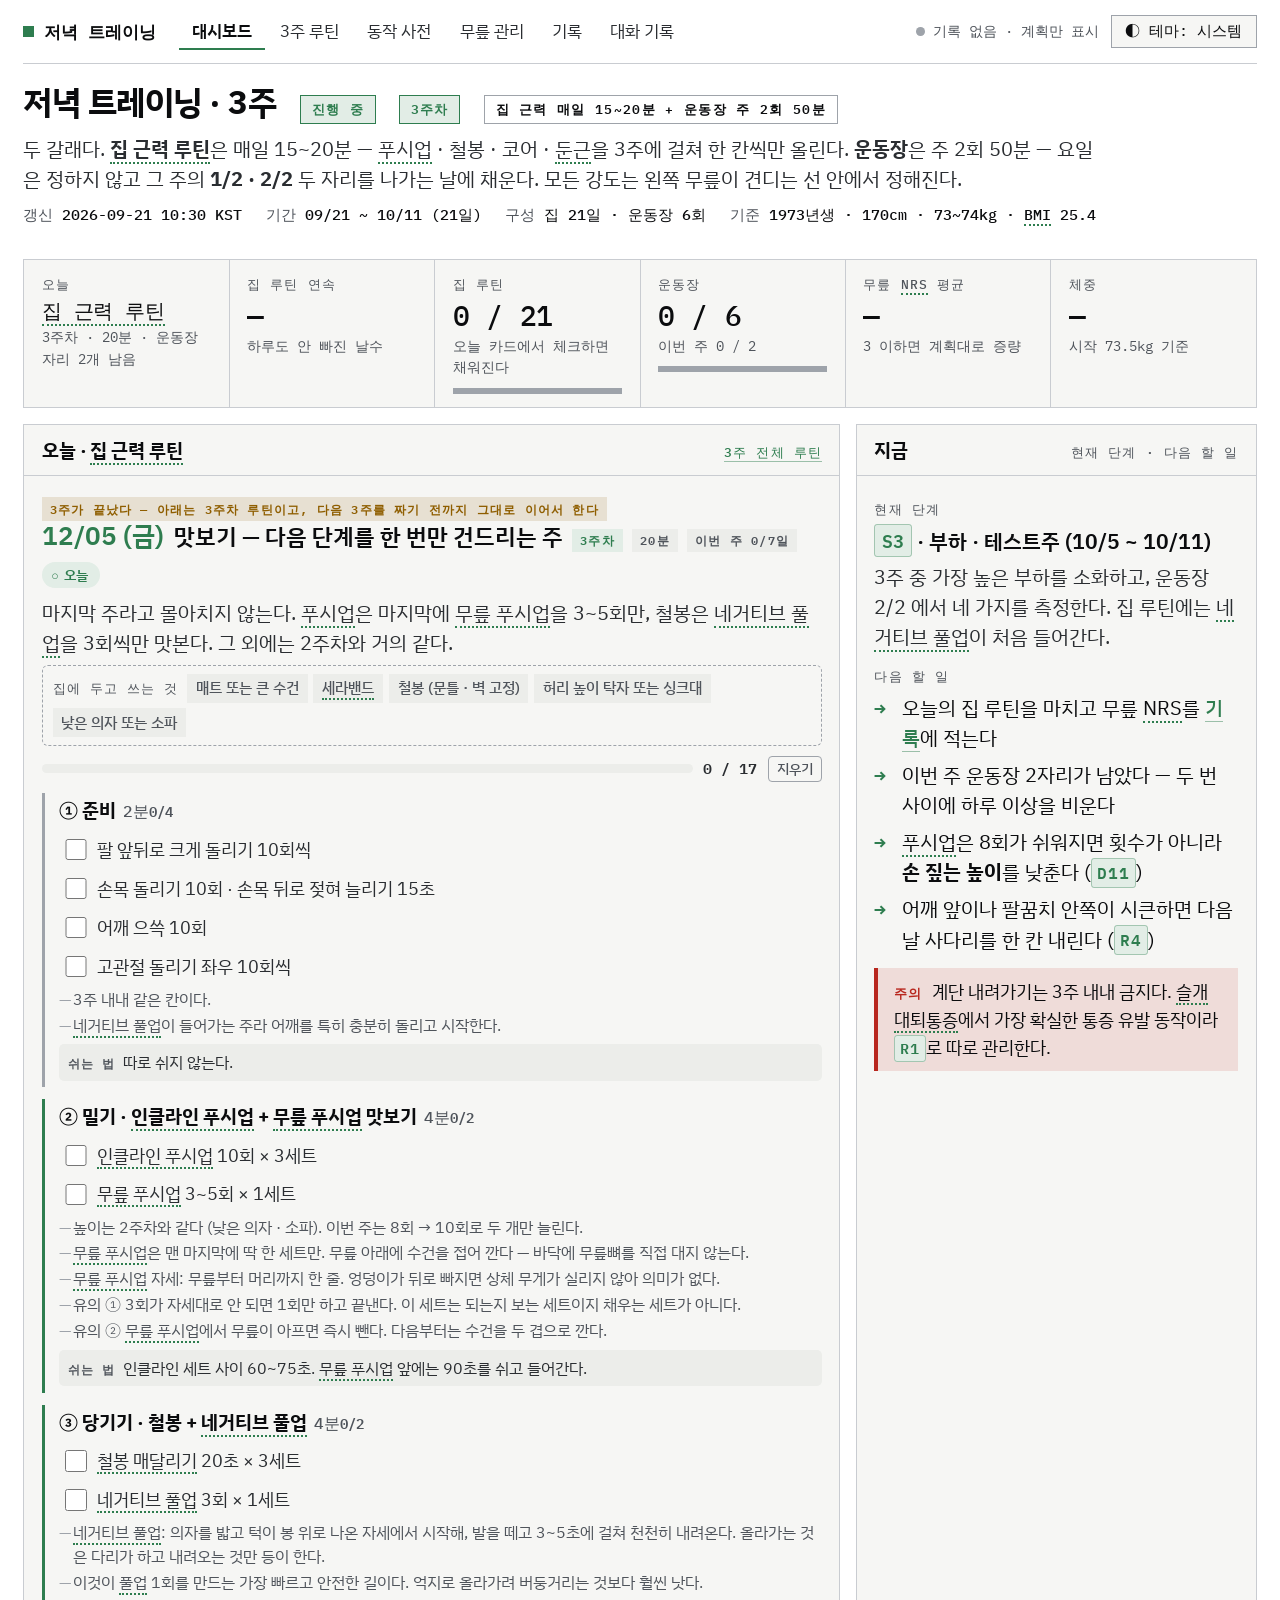
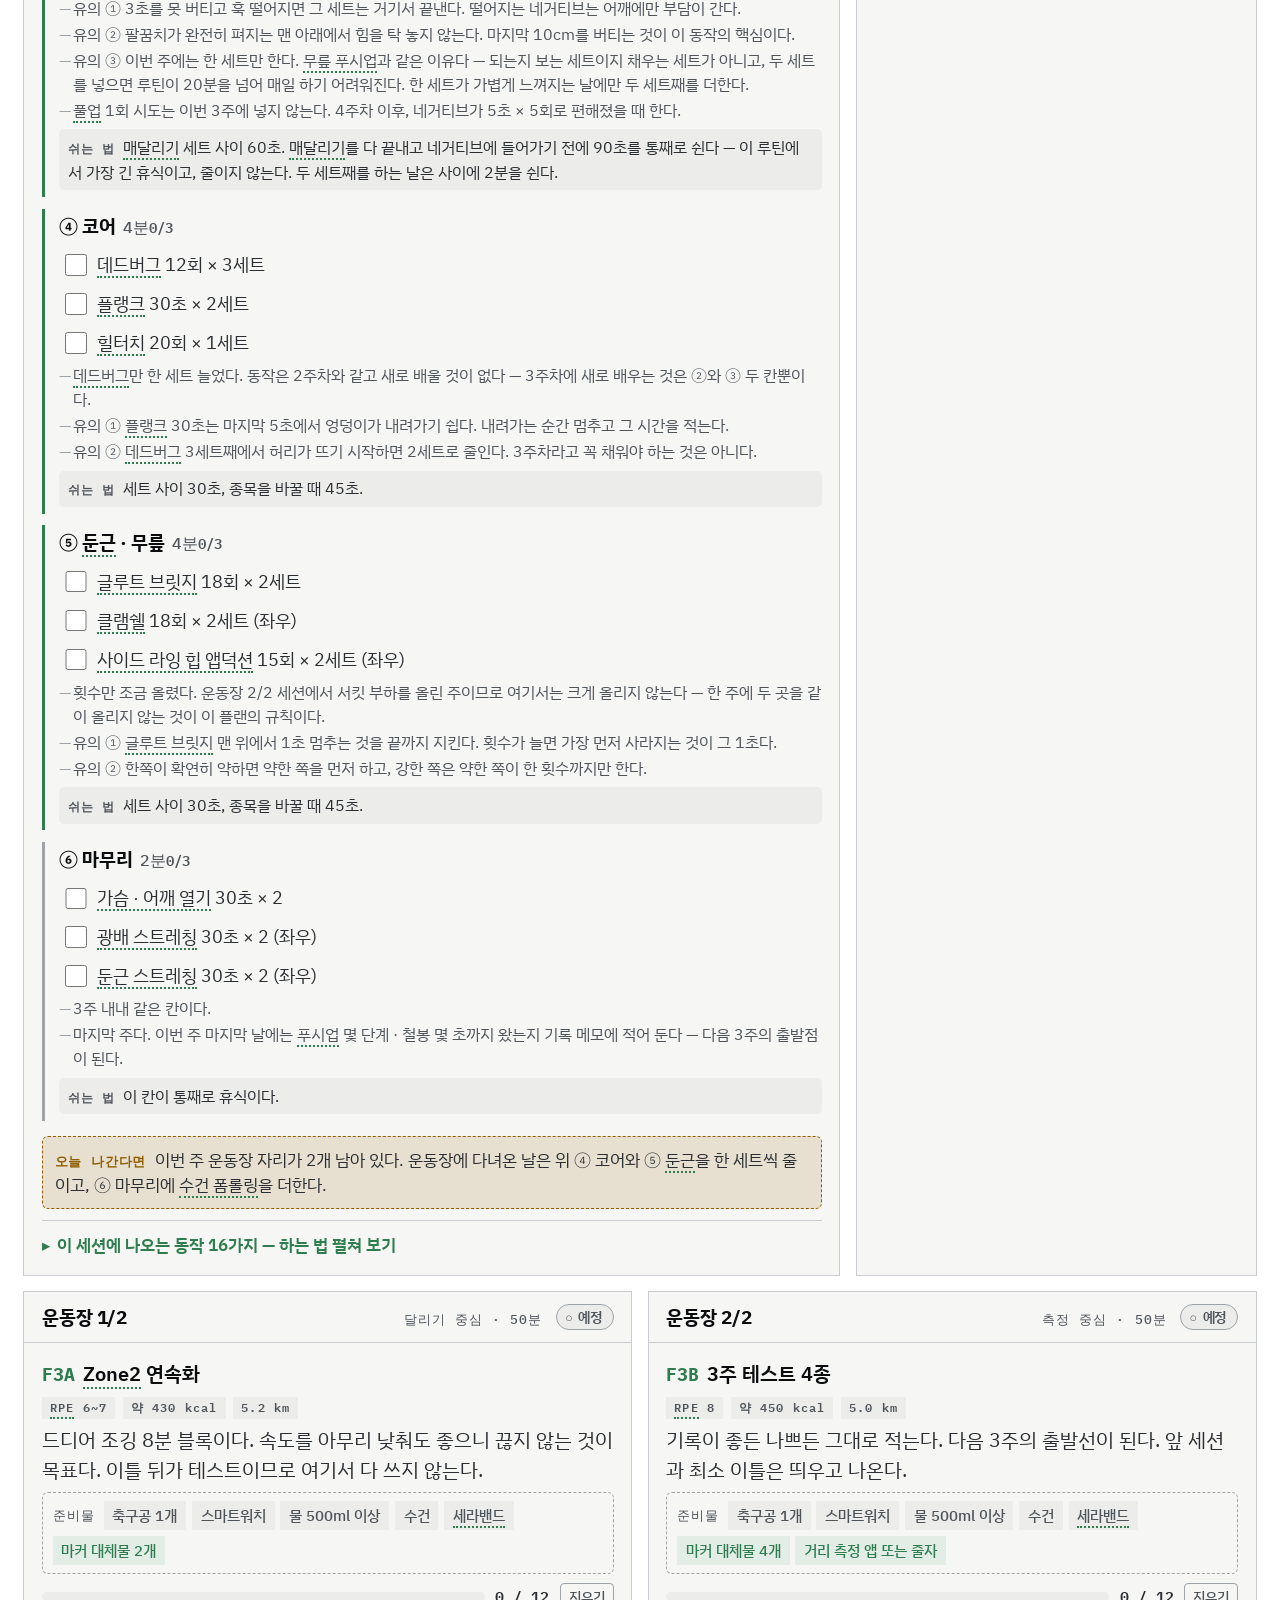
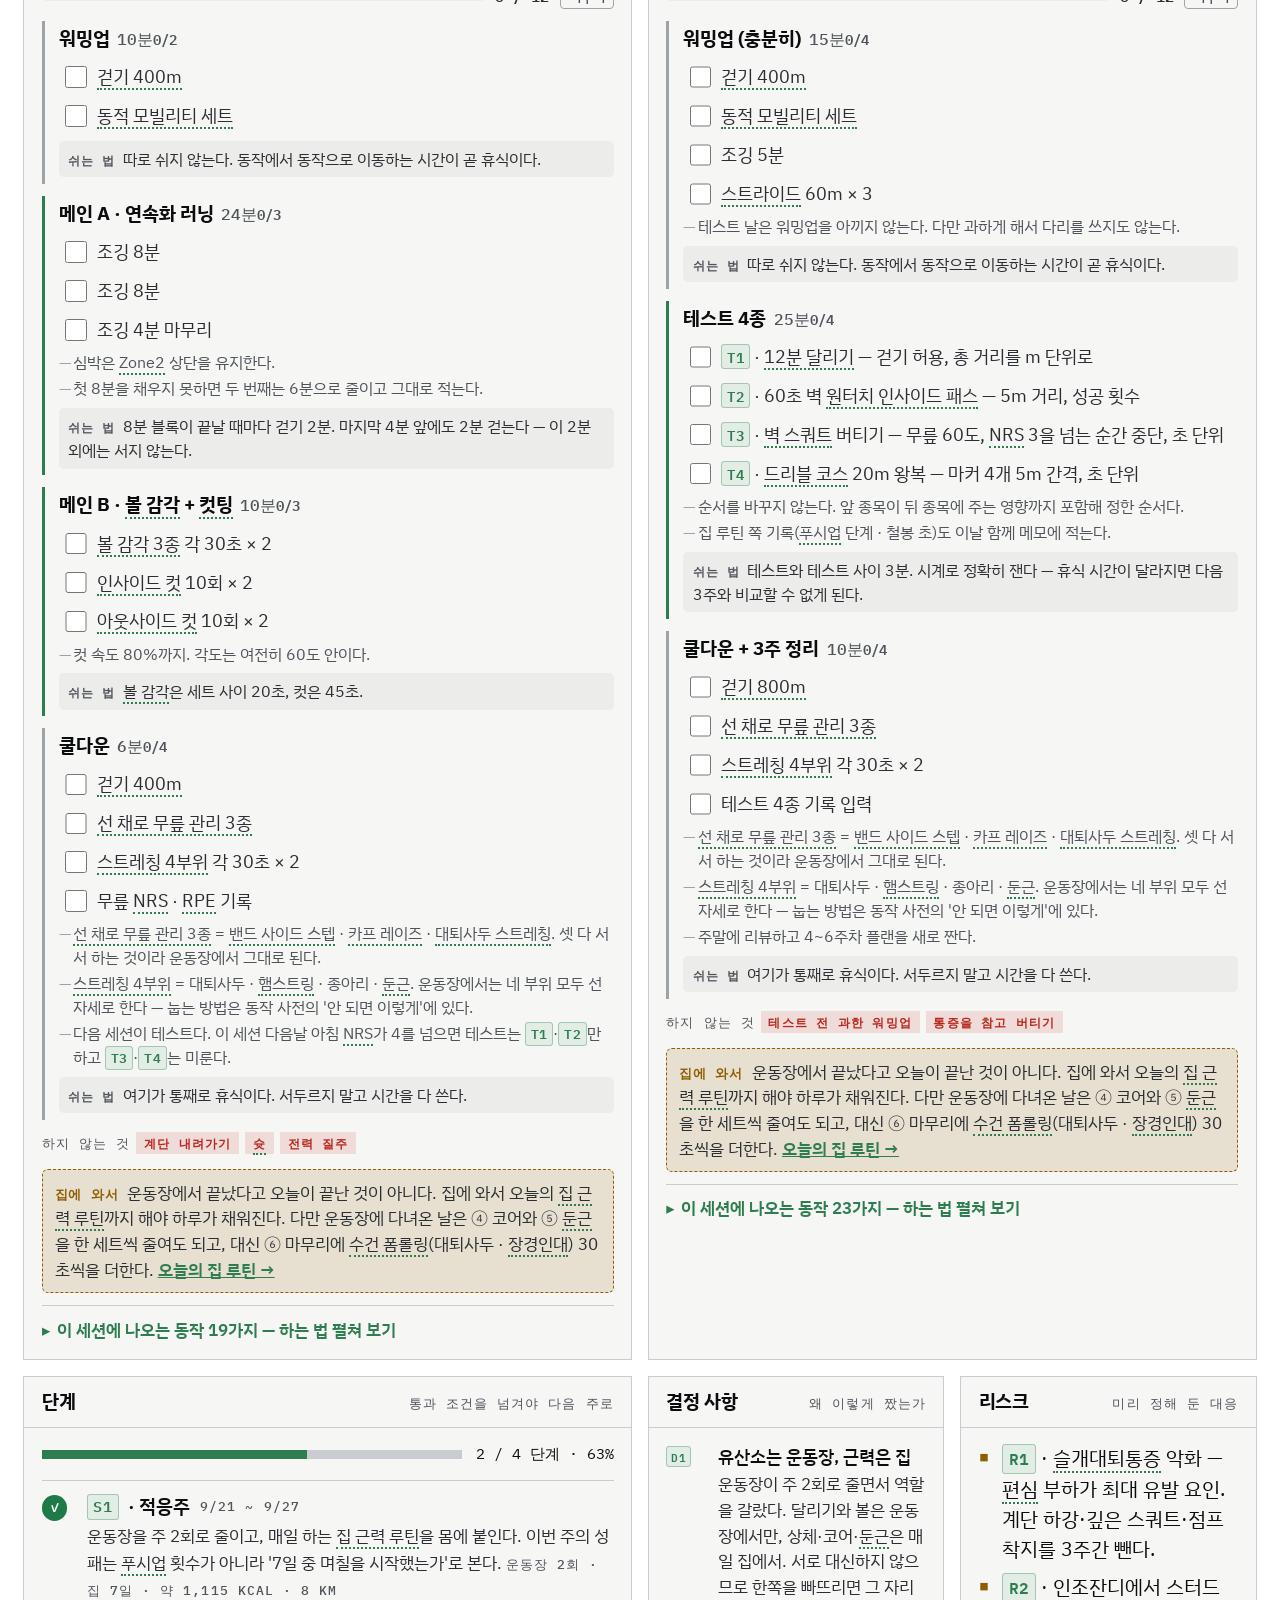
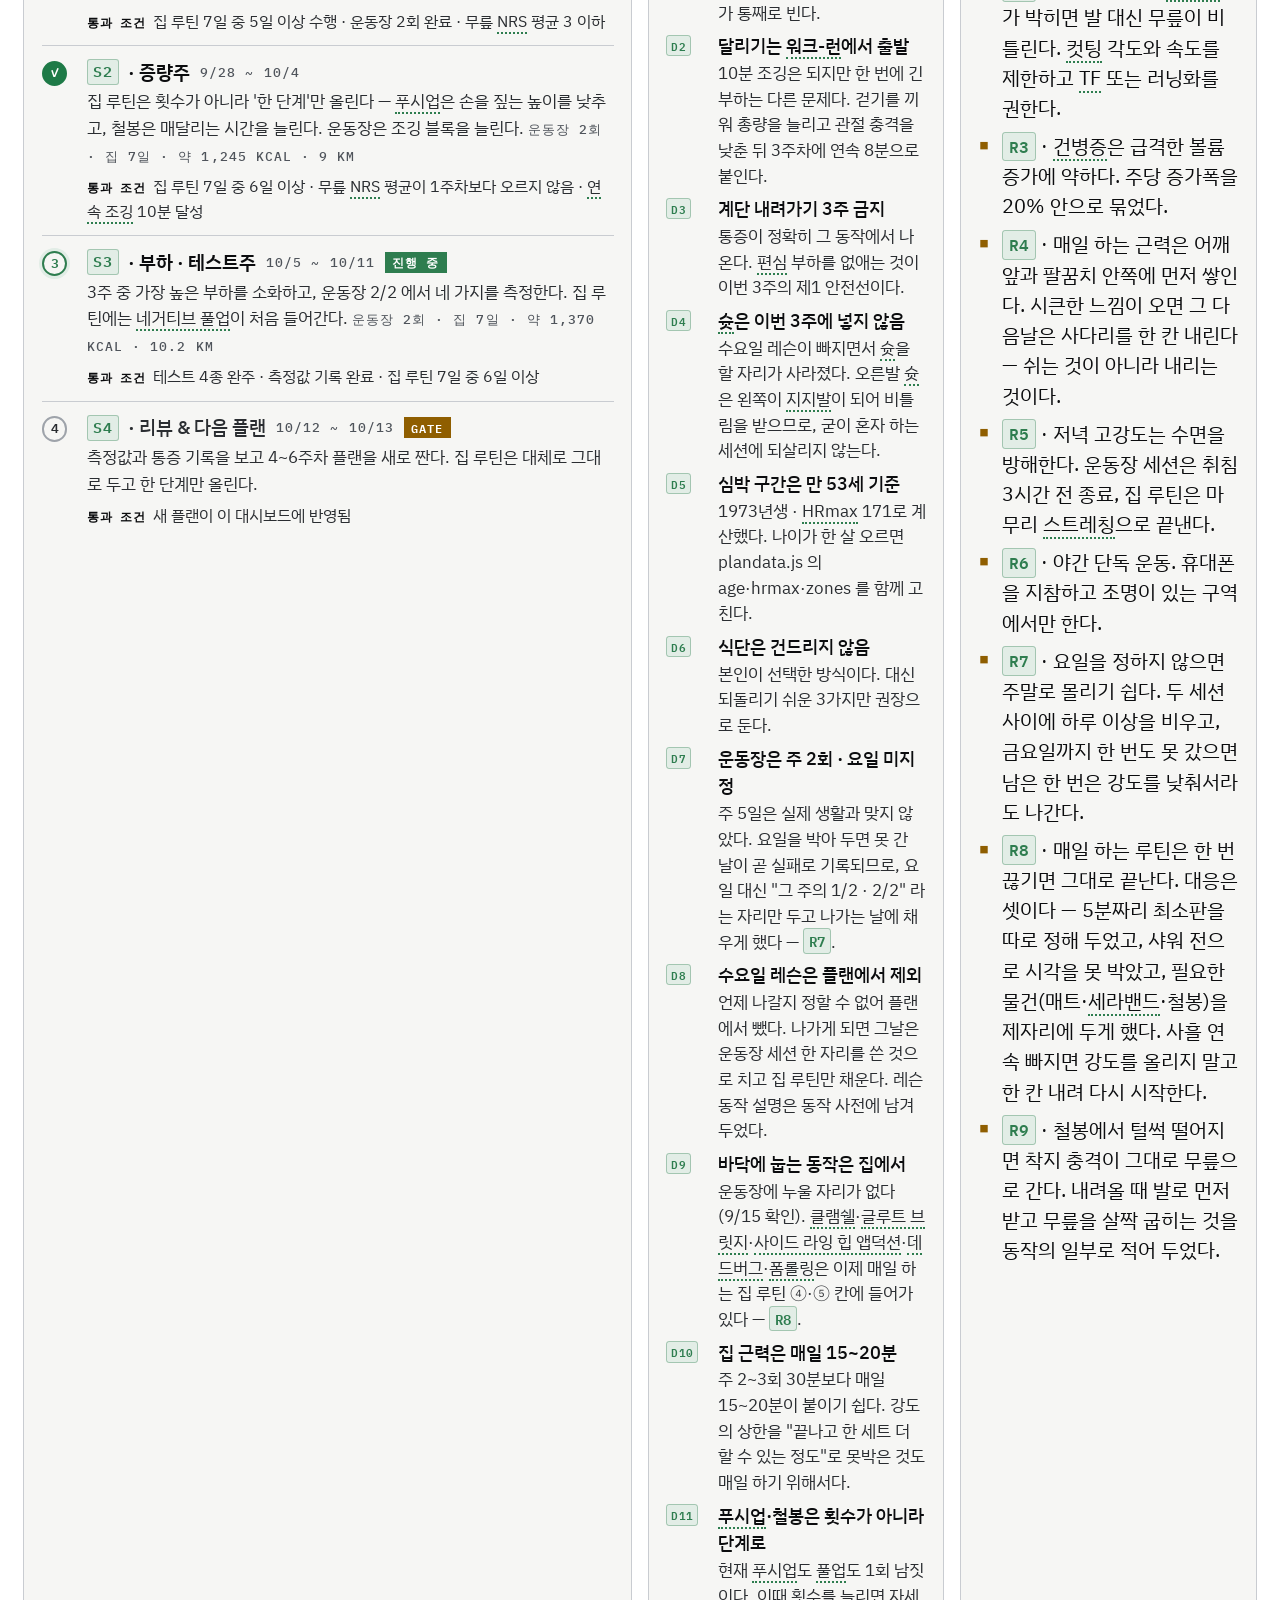
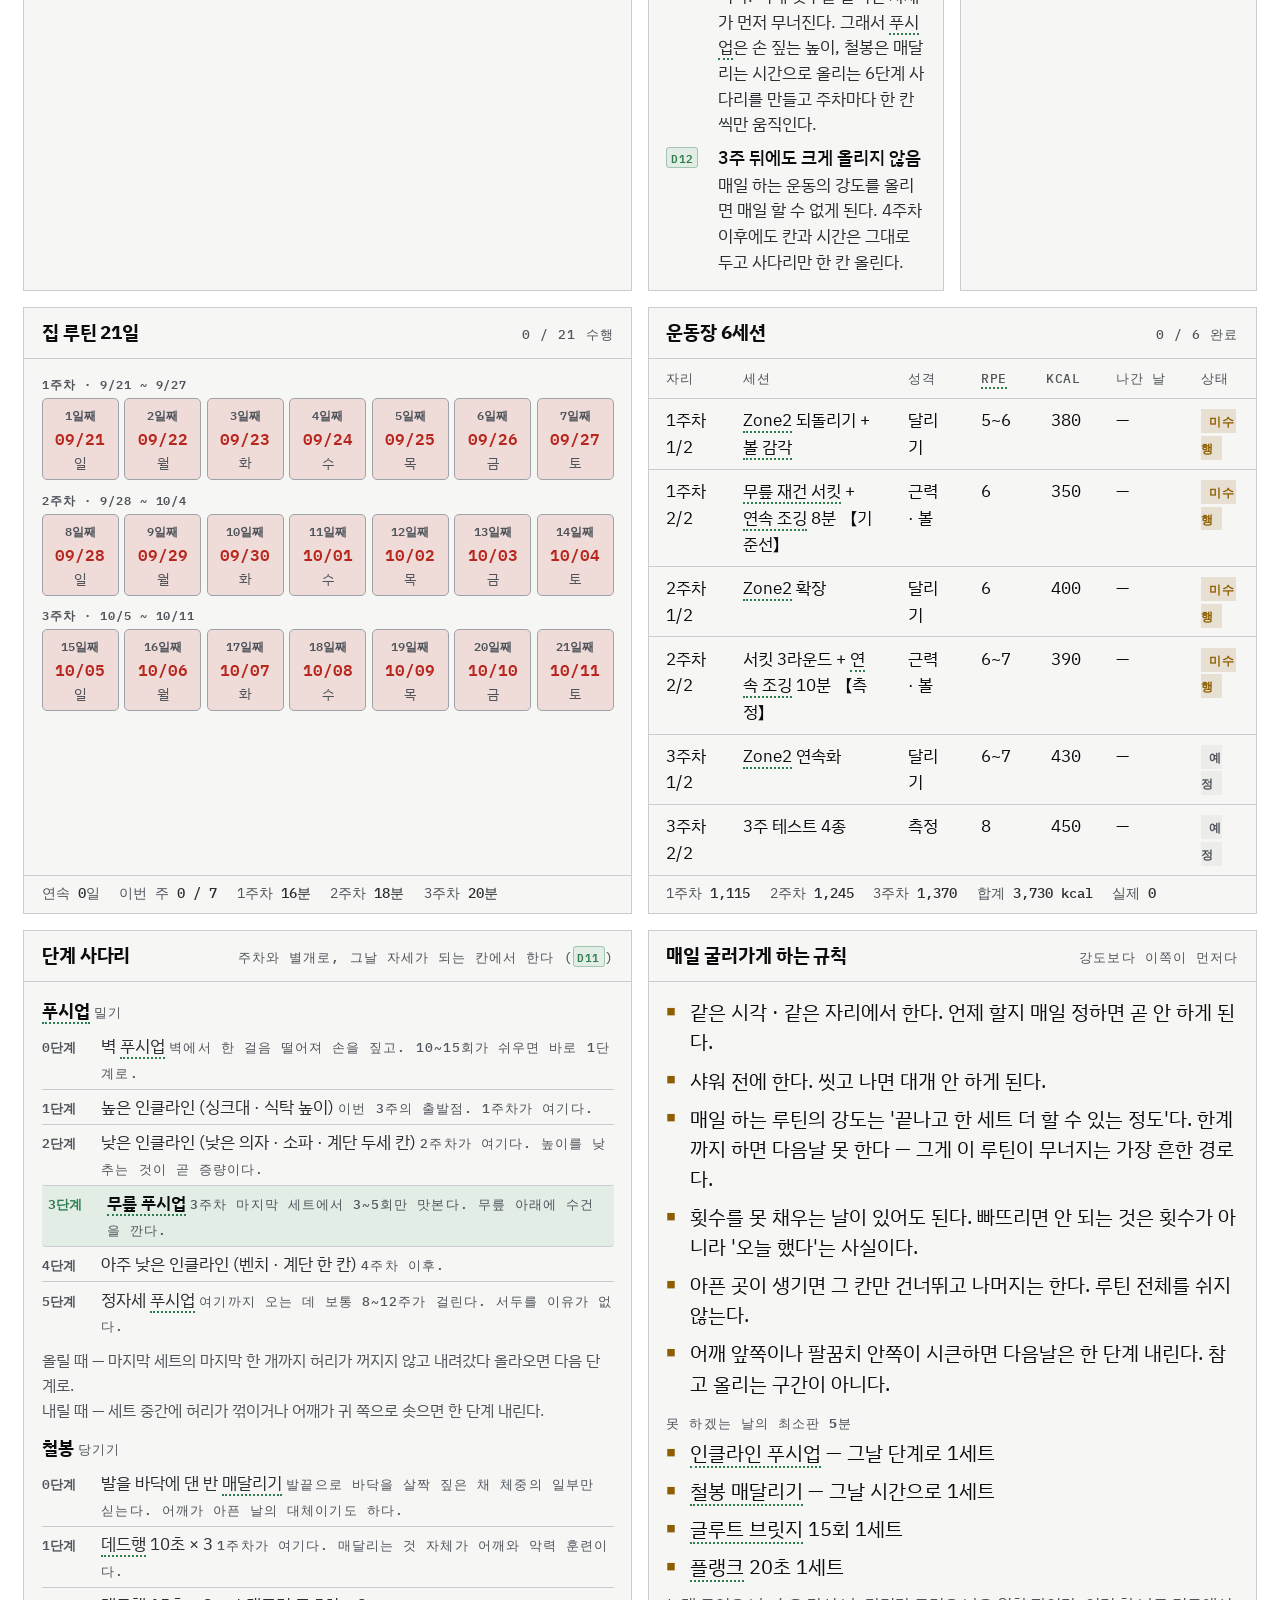
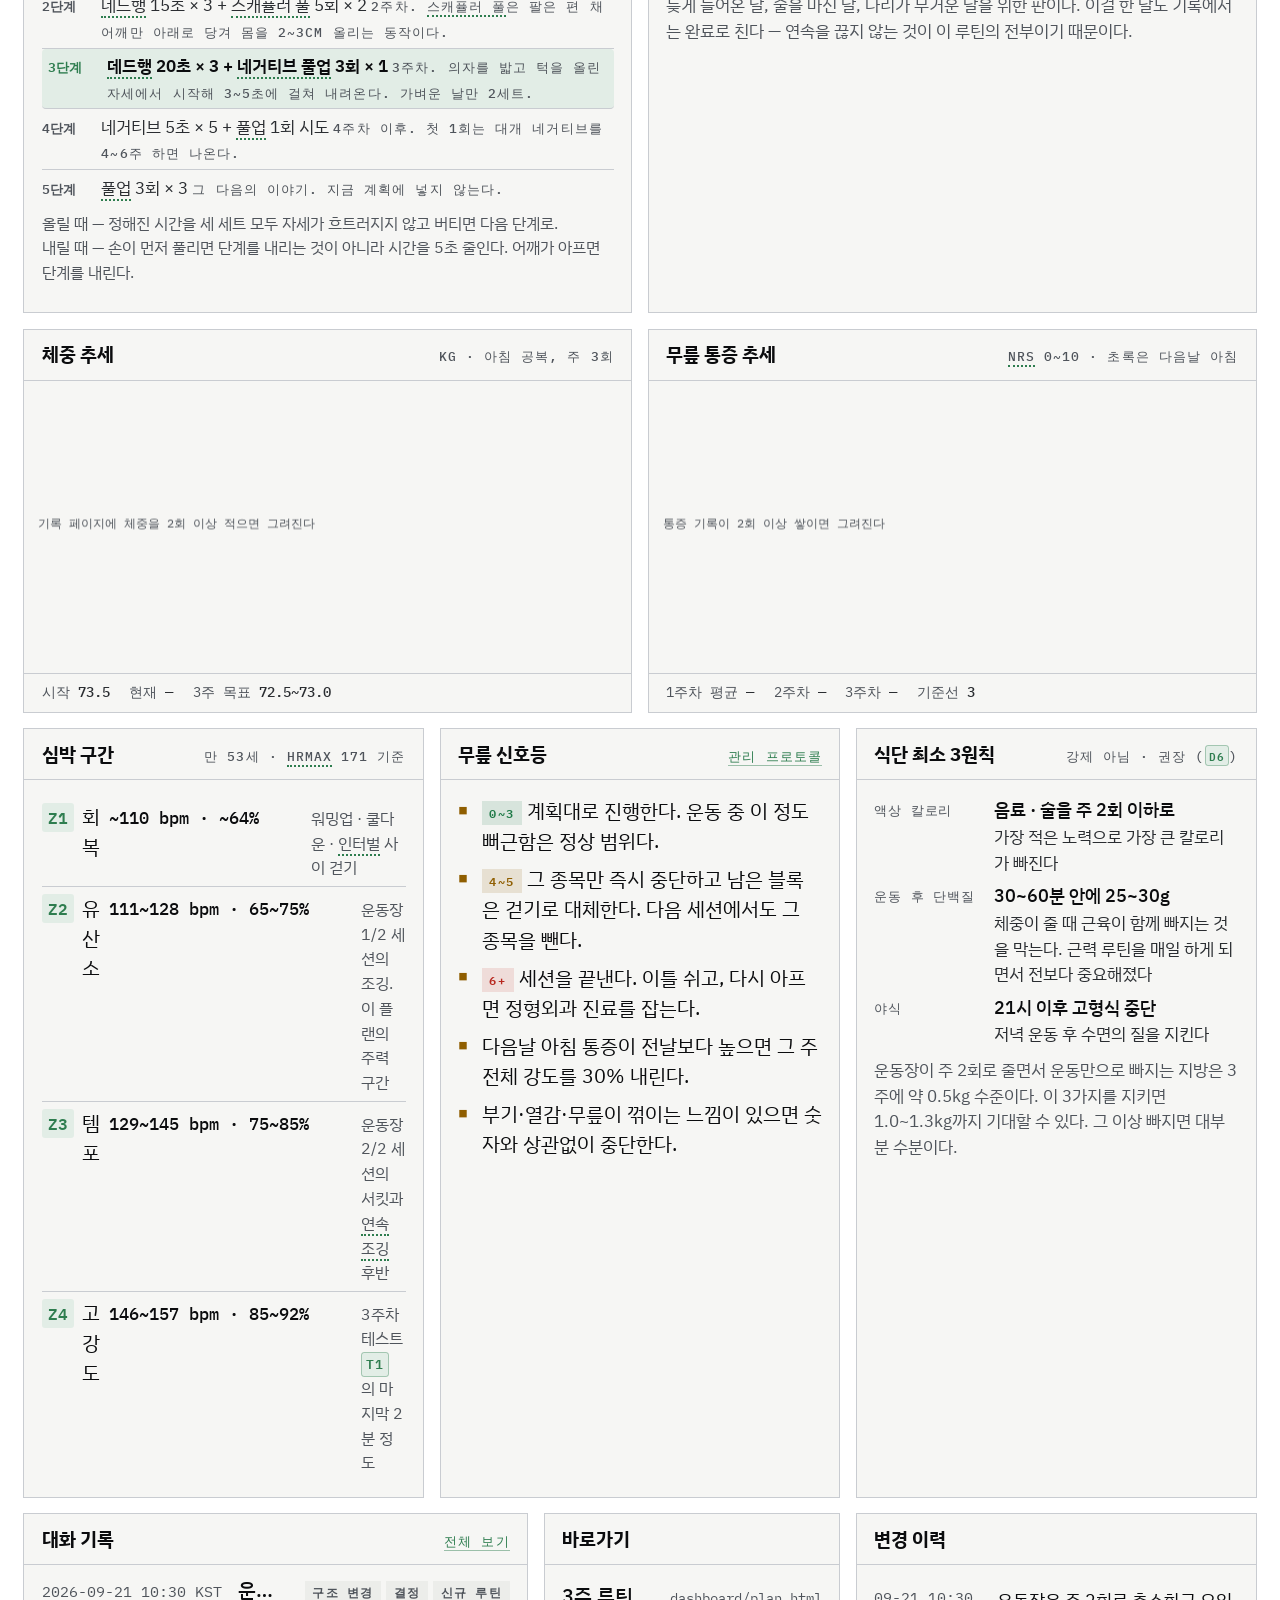
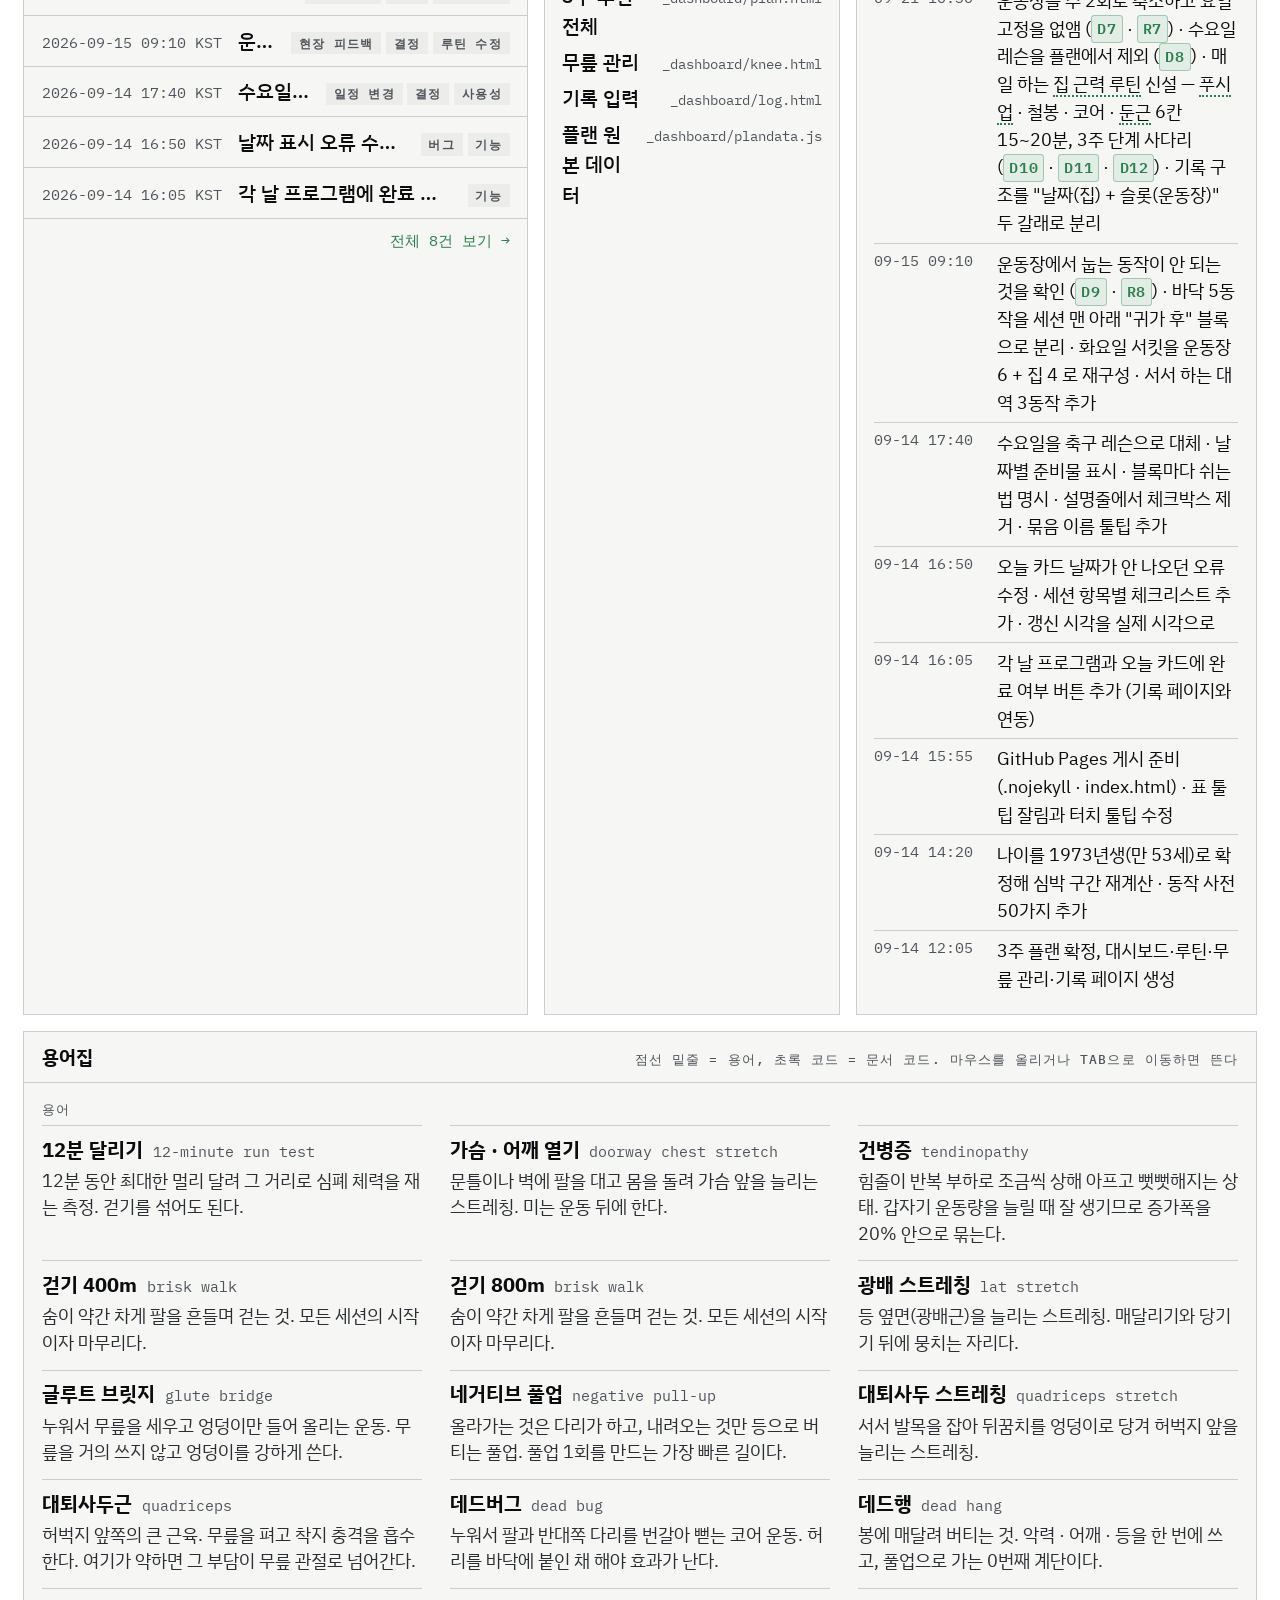
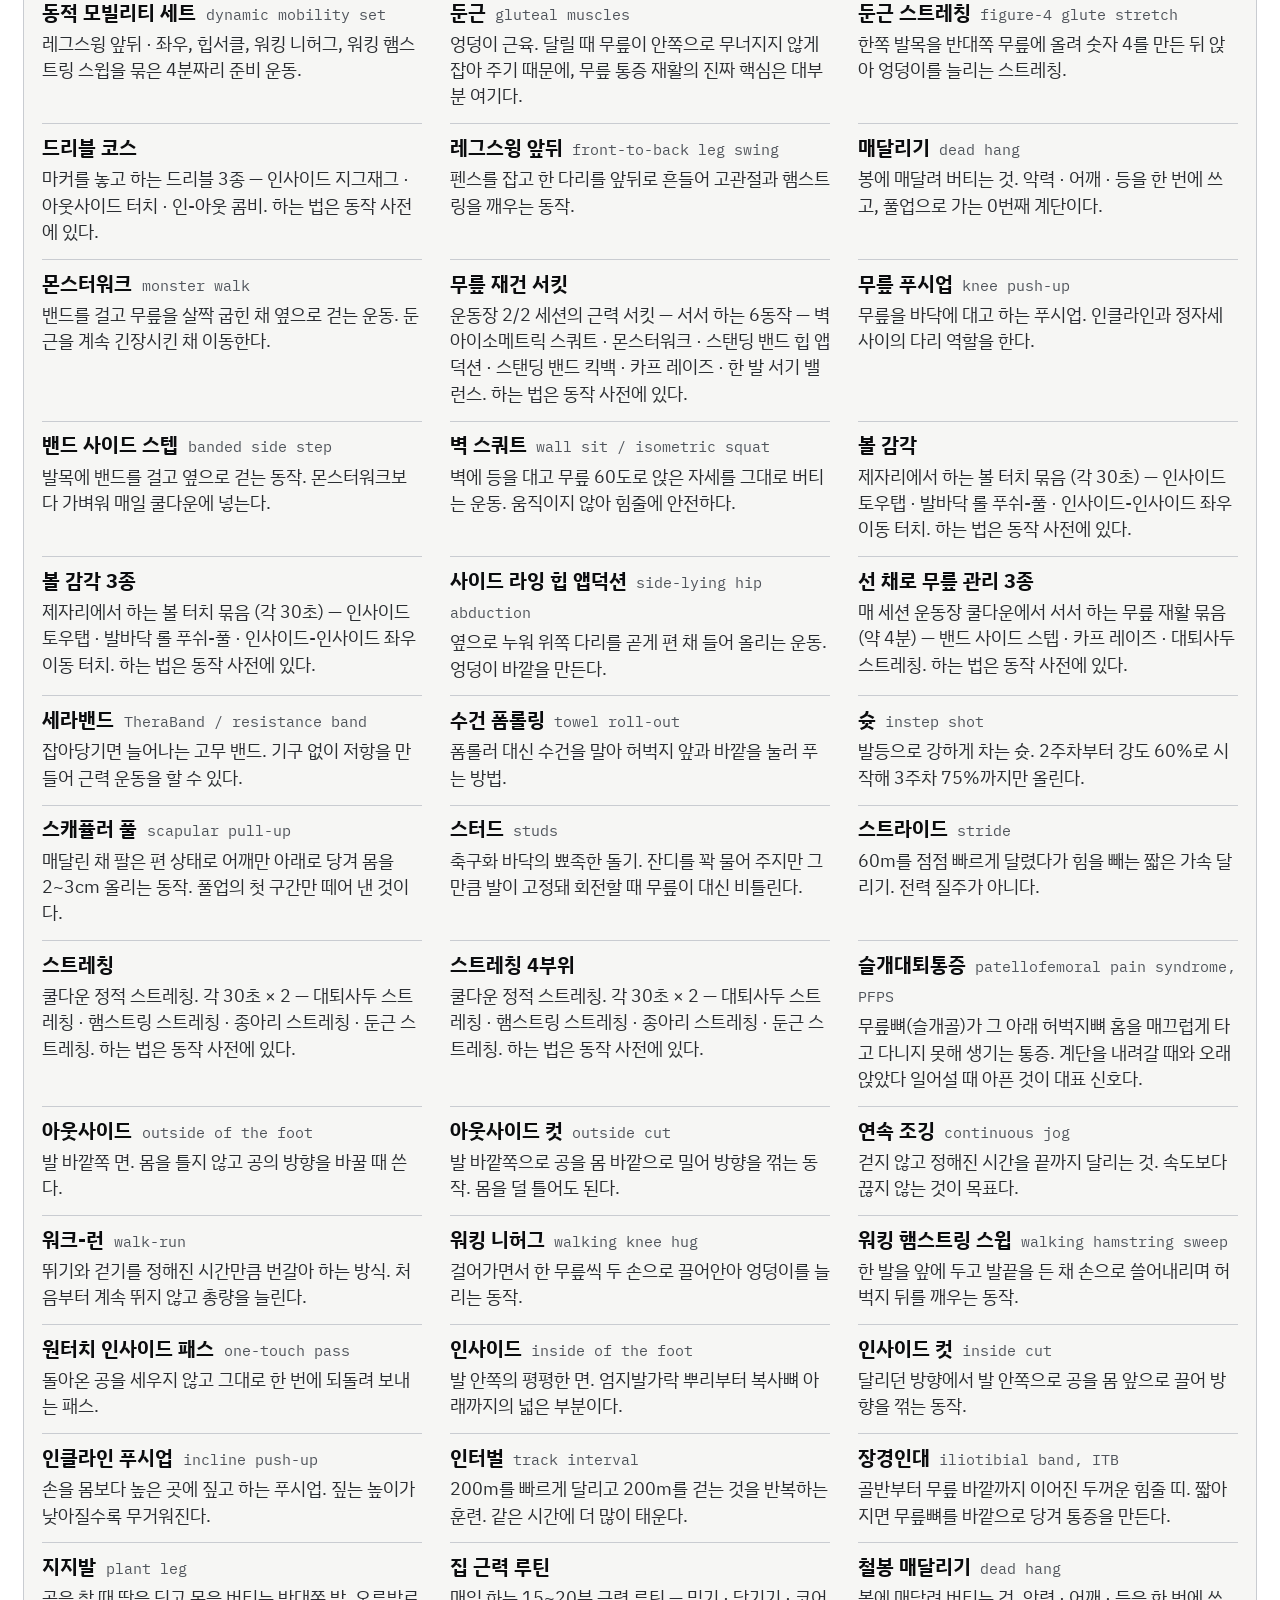
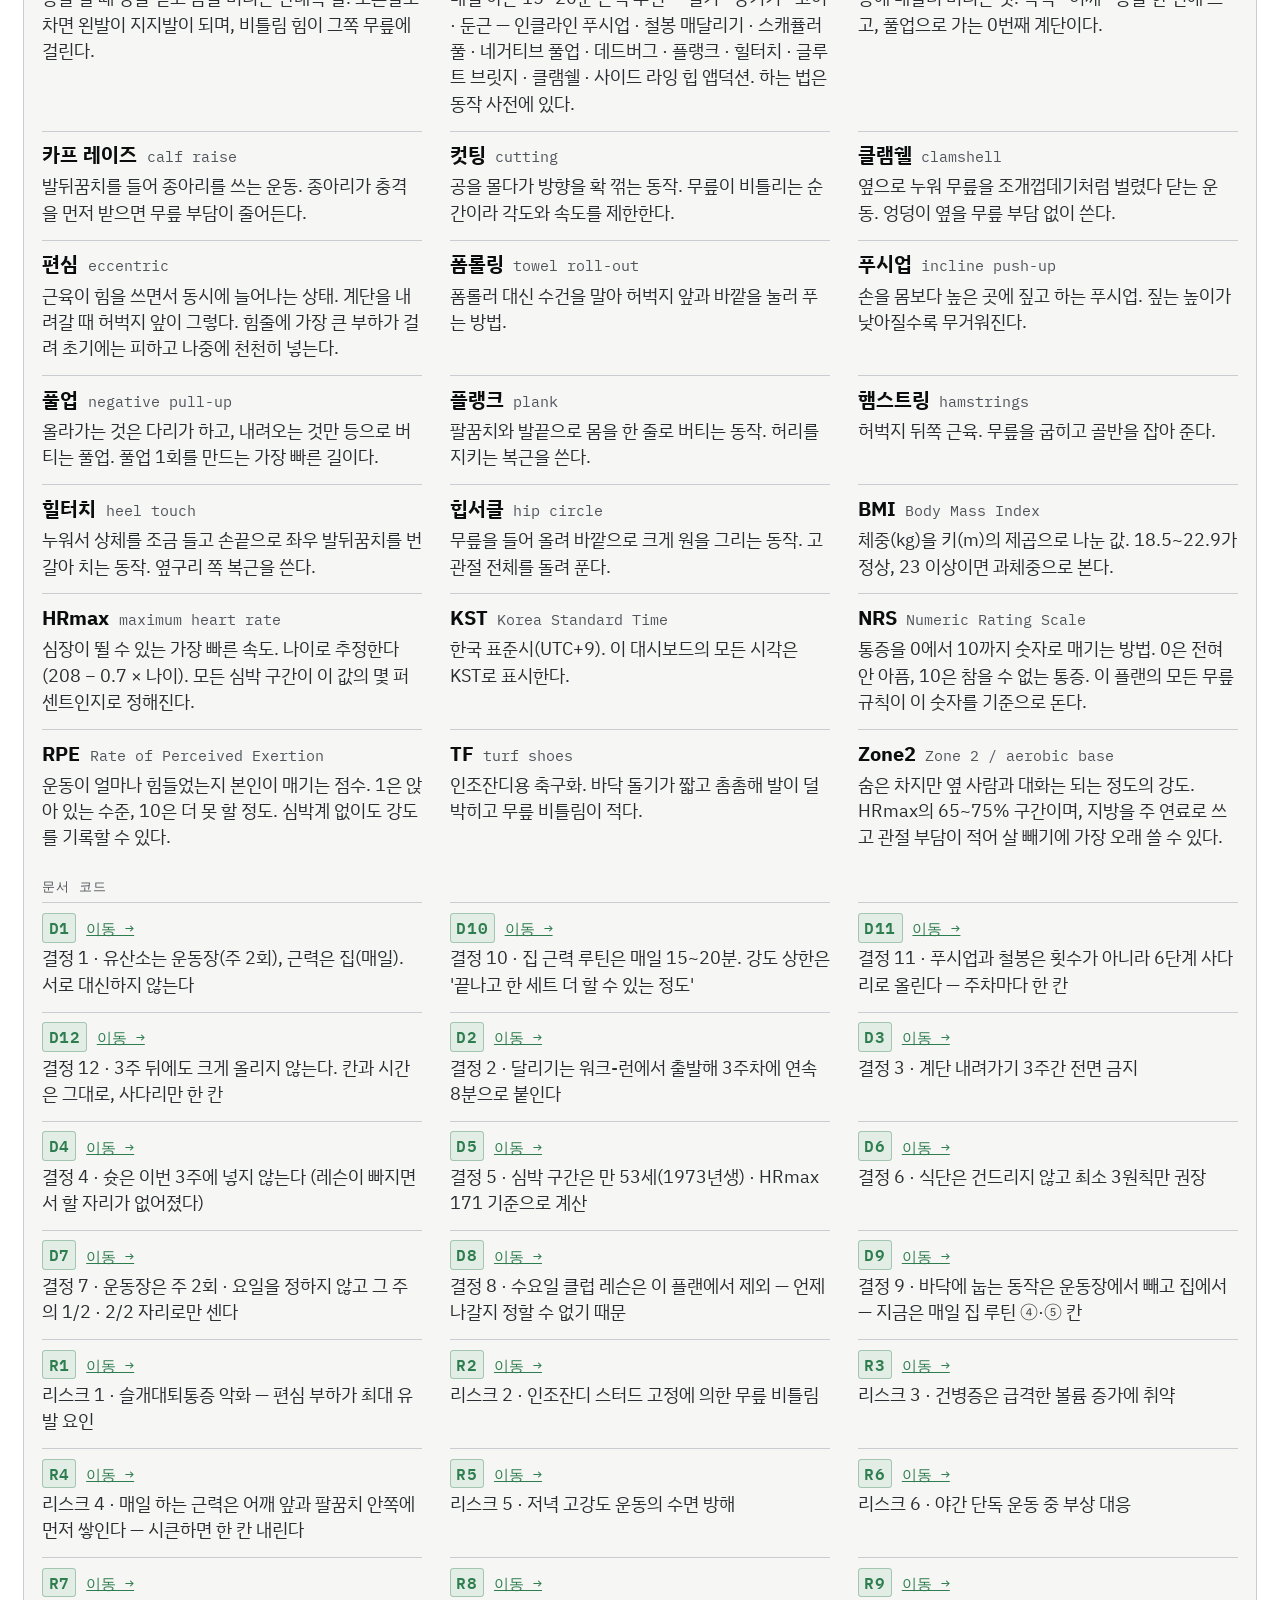
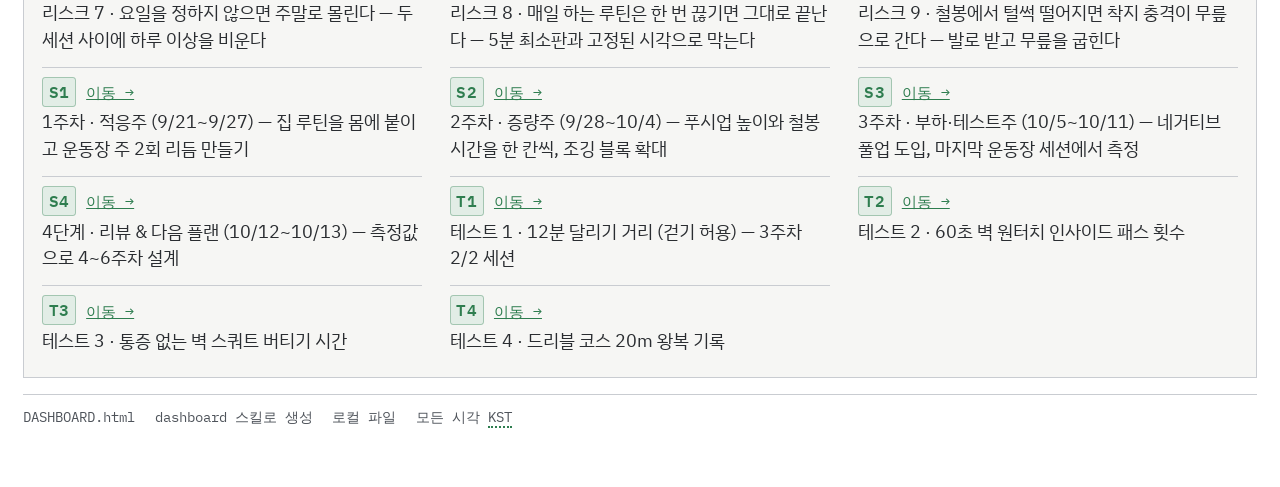
<file: index.html>
<!doctype html>
<html lang="ko">
<head>
<meta charset="utf-8">
<meta name="viewport" content="width=device-width, initial-scale=1">
<link rel="icon" href="favicon.svg" type="image/svg+xml">
<link rel="icon" href="favicon-32.png" sizes="32x32" type="image/png">
<link rel="apple-touch-icon" href="apple-touch-icon.png">
<meta name="theme-color" content="#2E7D4F">
<title>저녁 트레이닝</title>
<!-- 저장소 주소로 들어왔을 때 대시보드로 보낸다.
     DASHBOARD.html 이 본체이고 이 파일은 입구 역할만 한다 (파일명을 바꾸지 않기 위해). -->
<meta http-equiv="refresh" content="0; url=DASHBOARD.html">
<link rel="canonical" href="DASHBOARD.html">
<style>
body{margin:0;display:grid;place-items:center;min-height:100vh;
  font:500 15px/1.6 system-ui,-apple-system,"Segoe UI",sans-serif;
  background:#f7f7f5;color:#44443f}
@media (prefers-color-scheme:dark){body{background:#17171a;color:#a8a8a2}}
a{color:#2E7D4F}
</style>
</head>
<body>
<p>대시보드로 이동합니다. 넘어가지 않으면 <a href="DASHBOARD.html">여기를 누르세요</a>.</p>
<script>location.replace('DASHBOARD.html');</script>
</body>
</html>
</file>
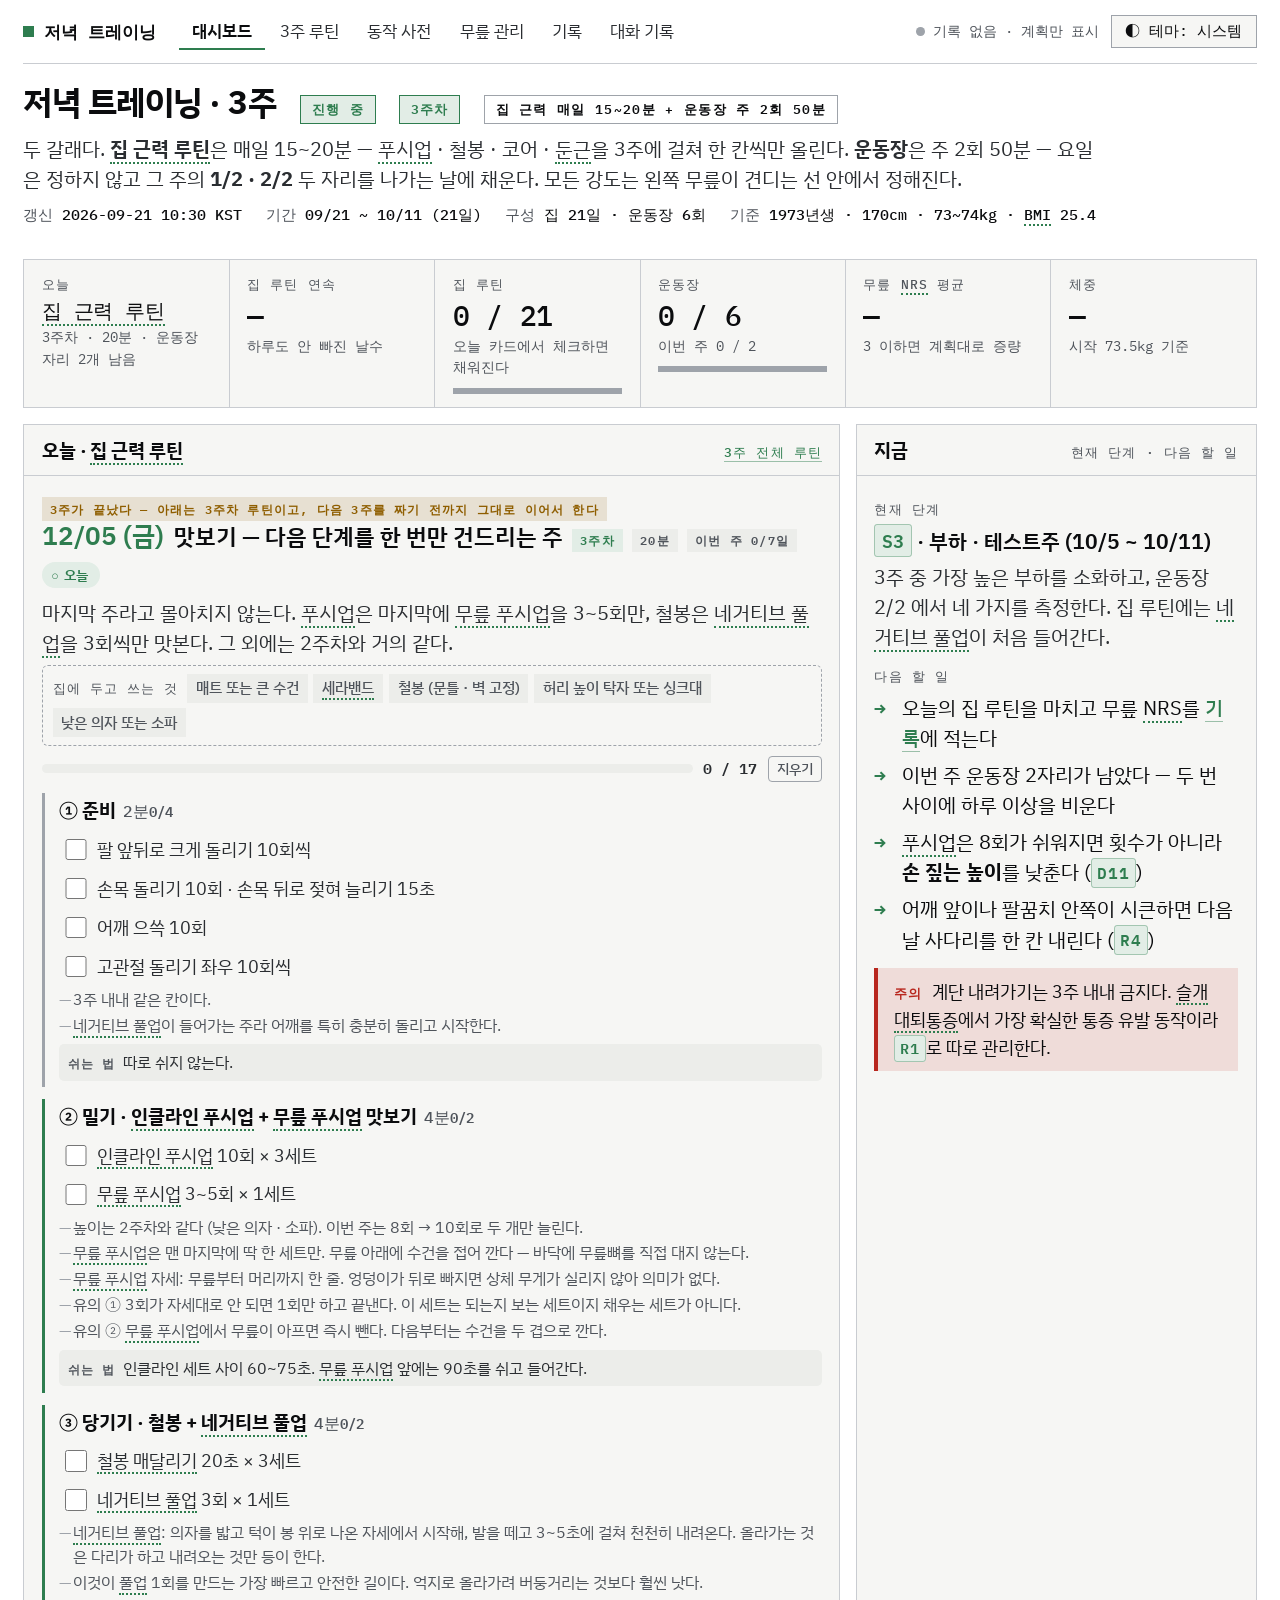
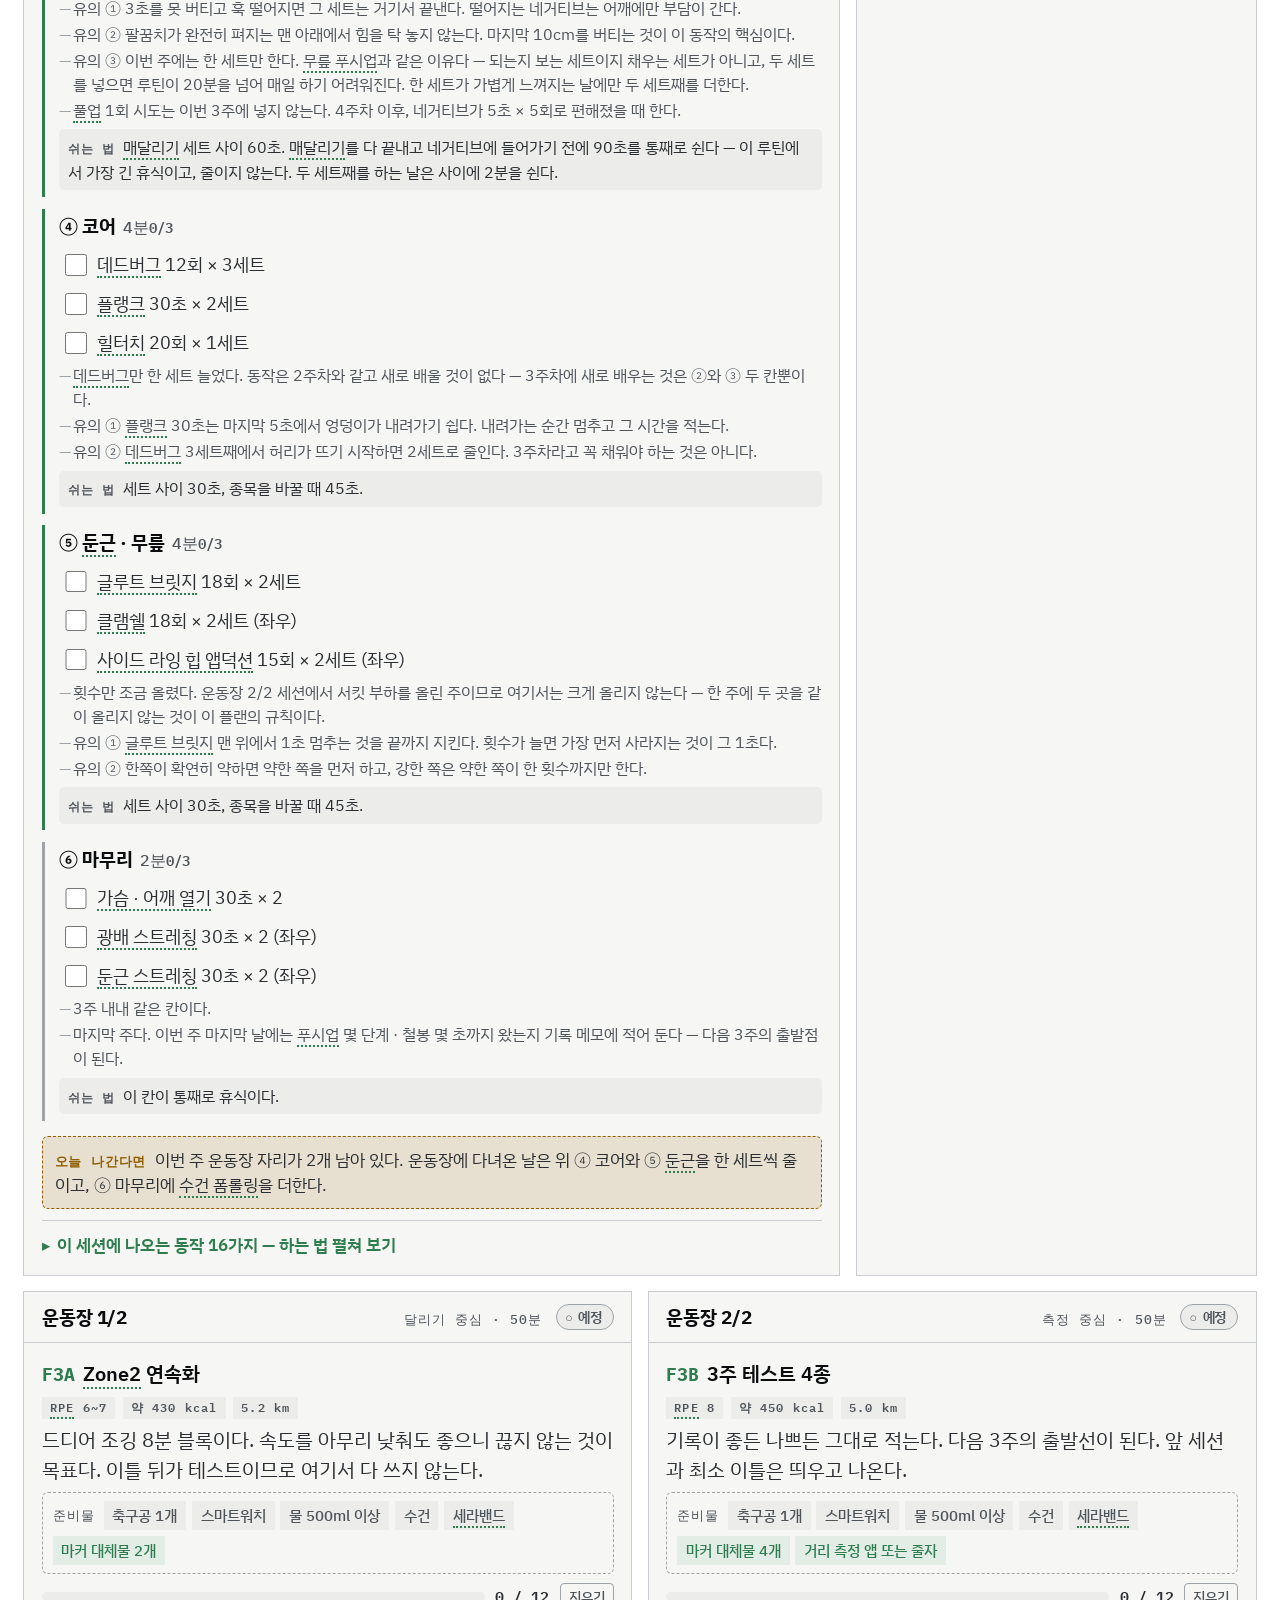
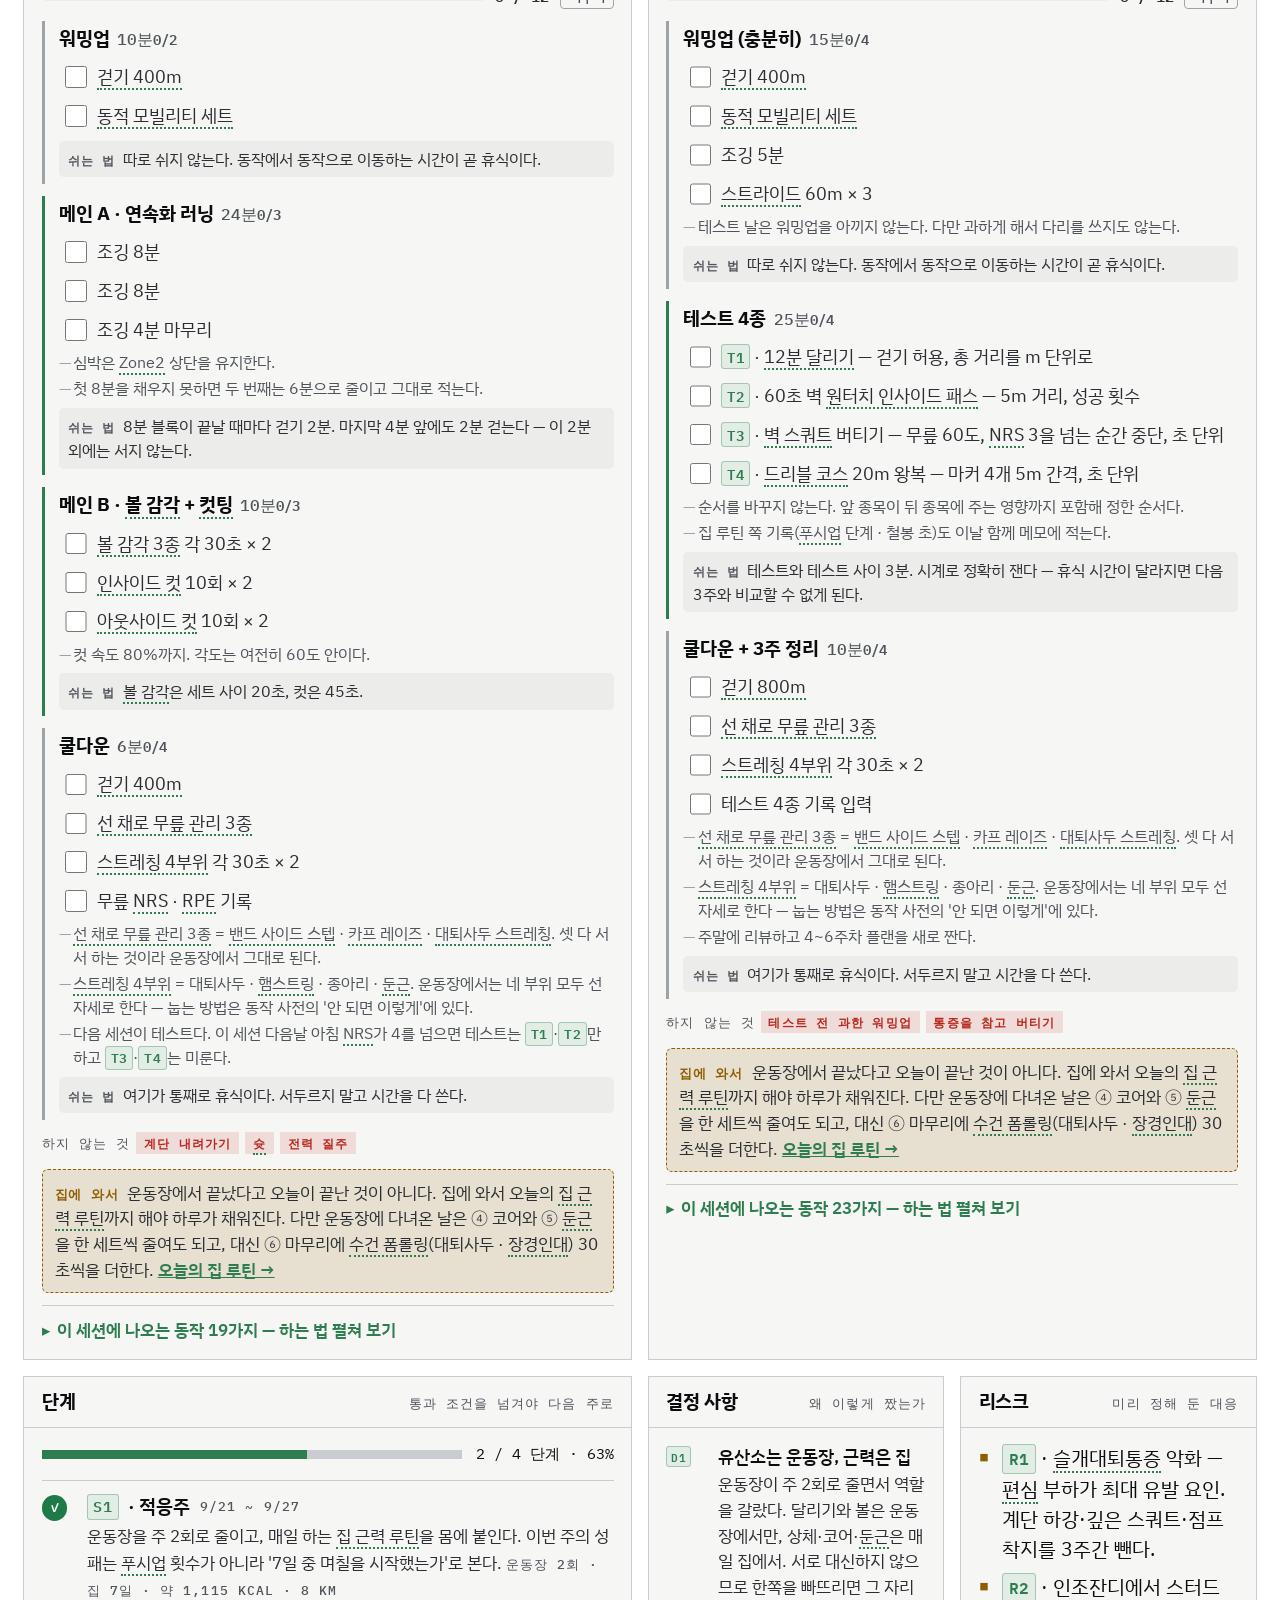
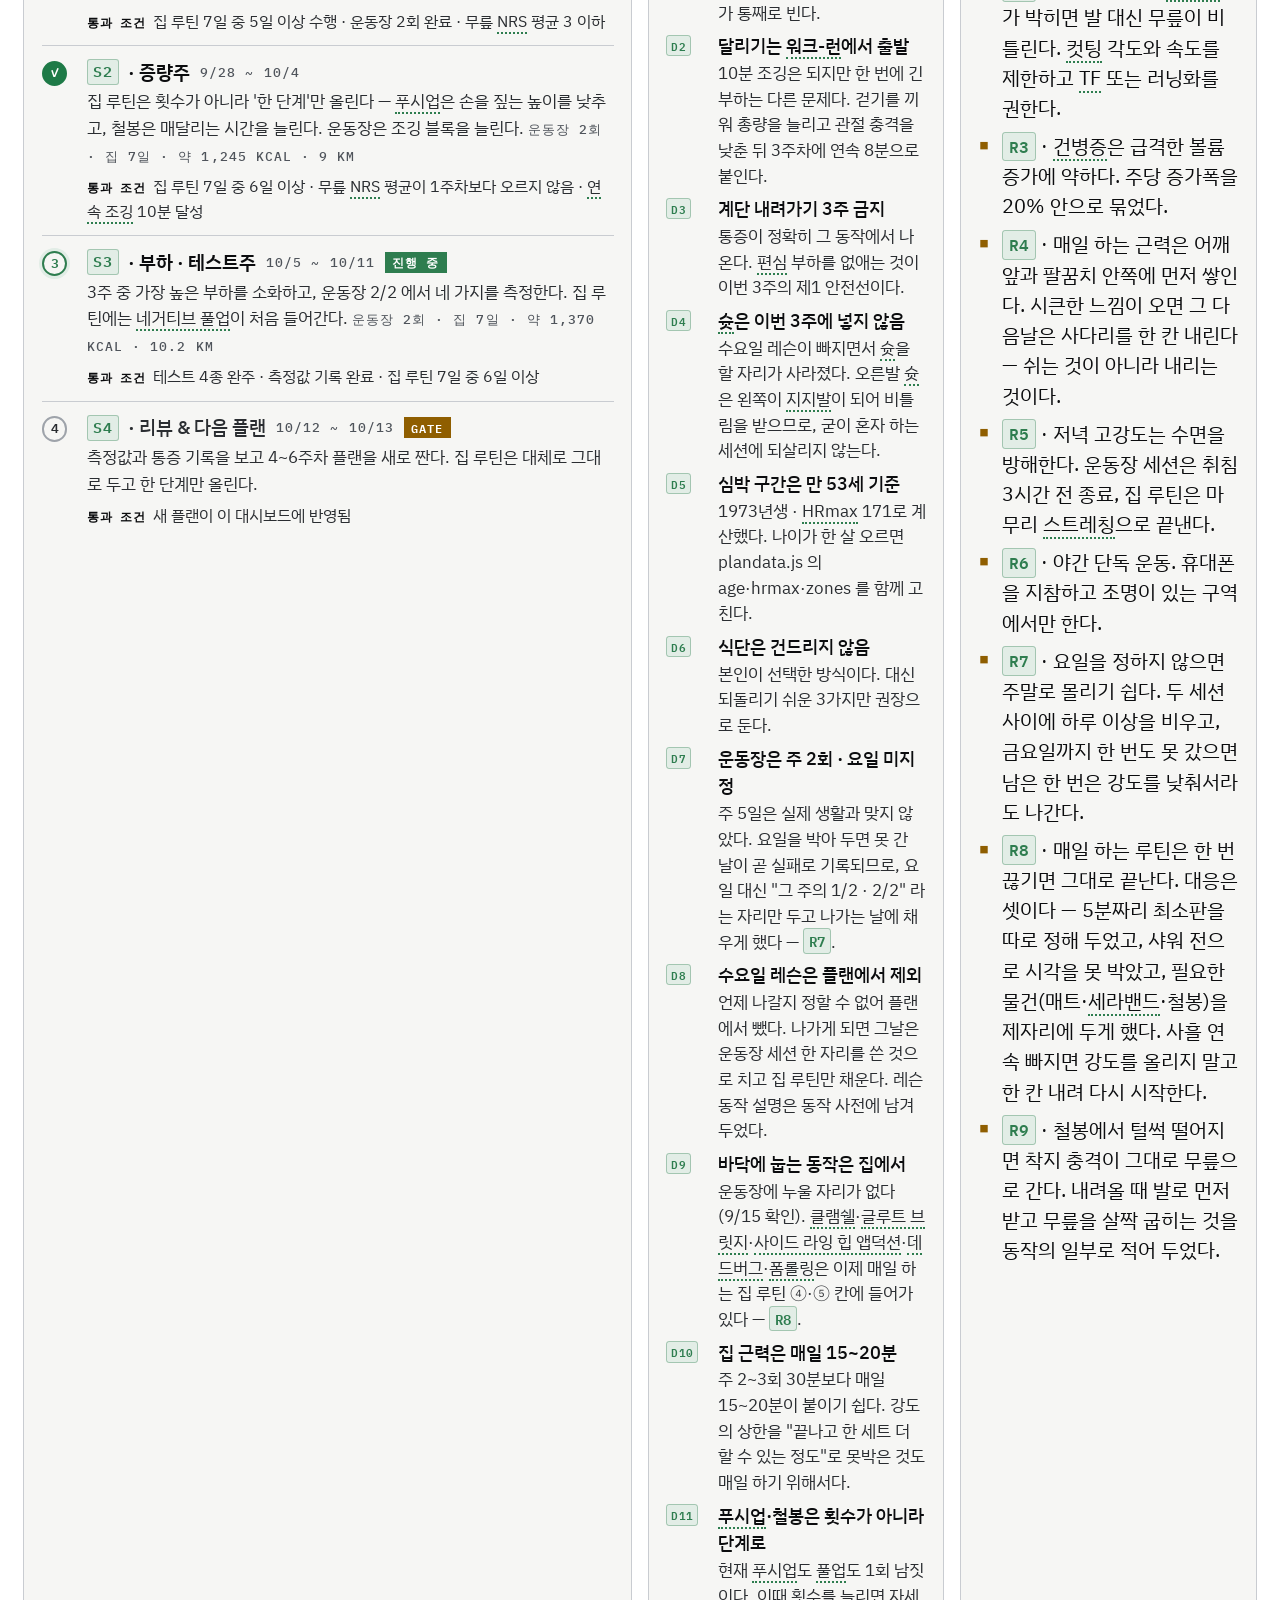
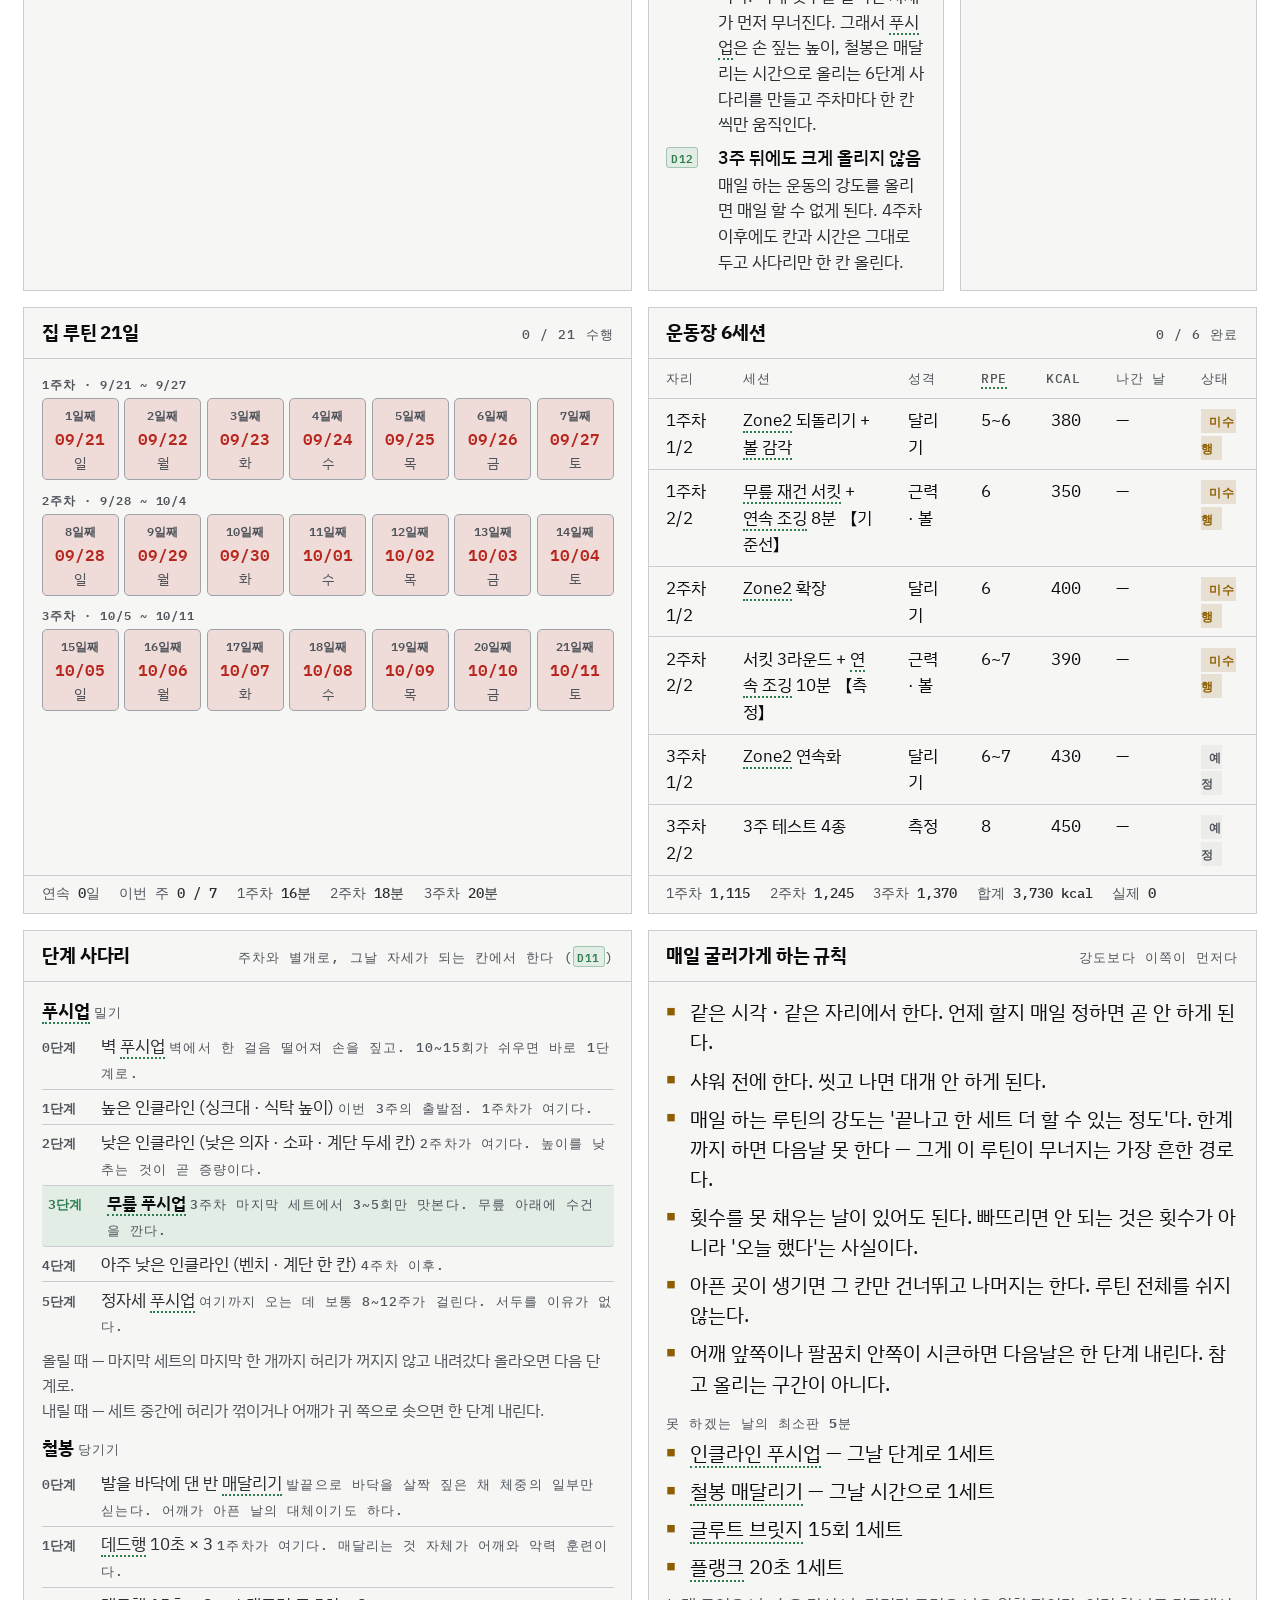
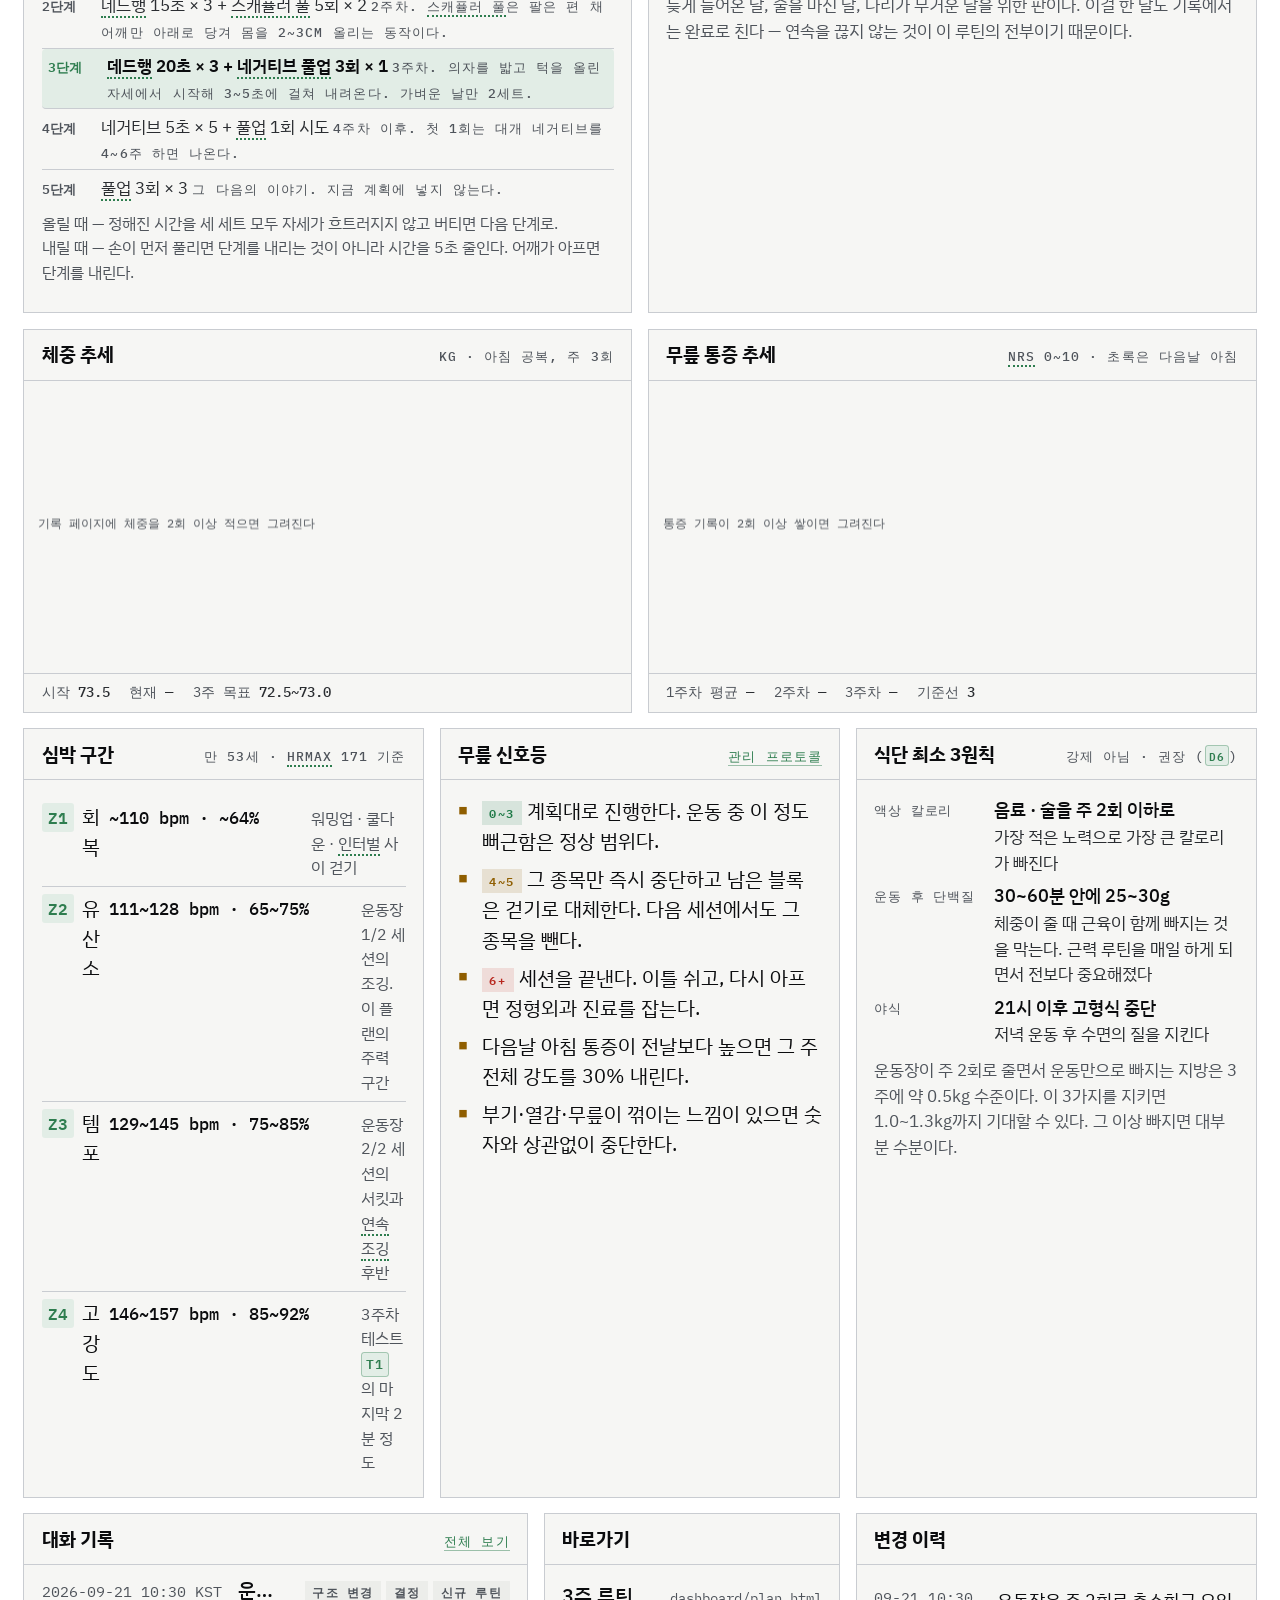
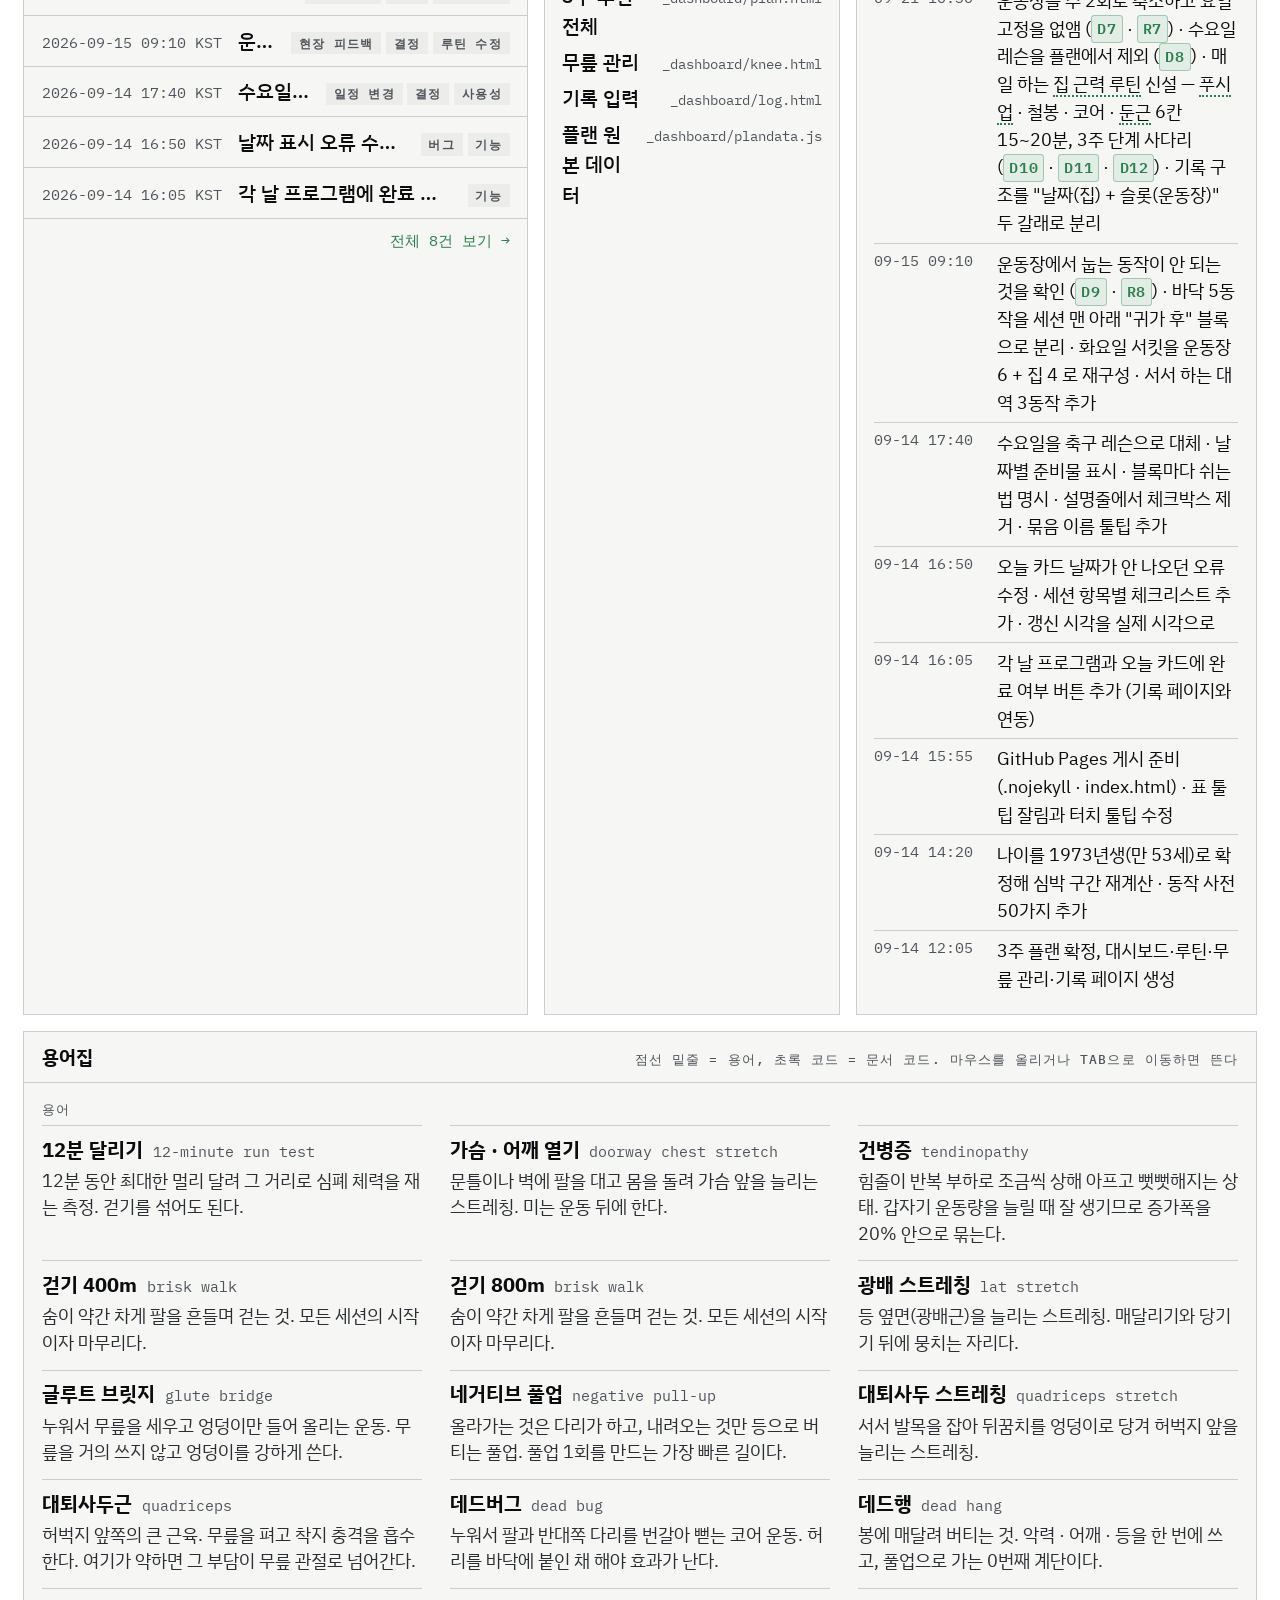
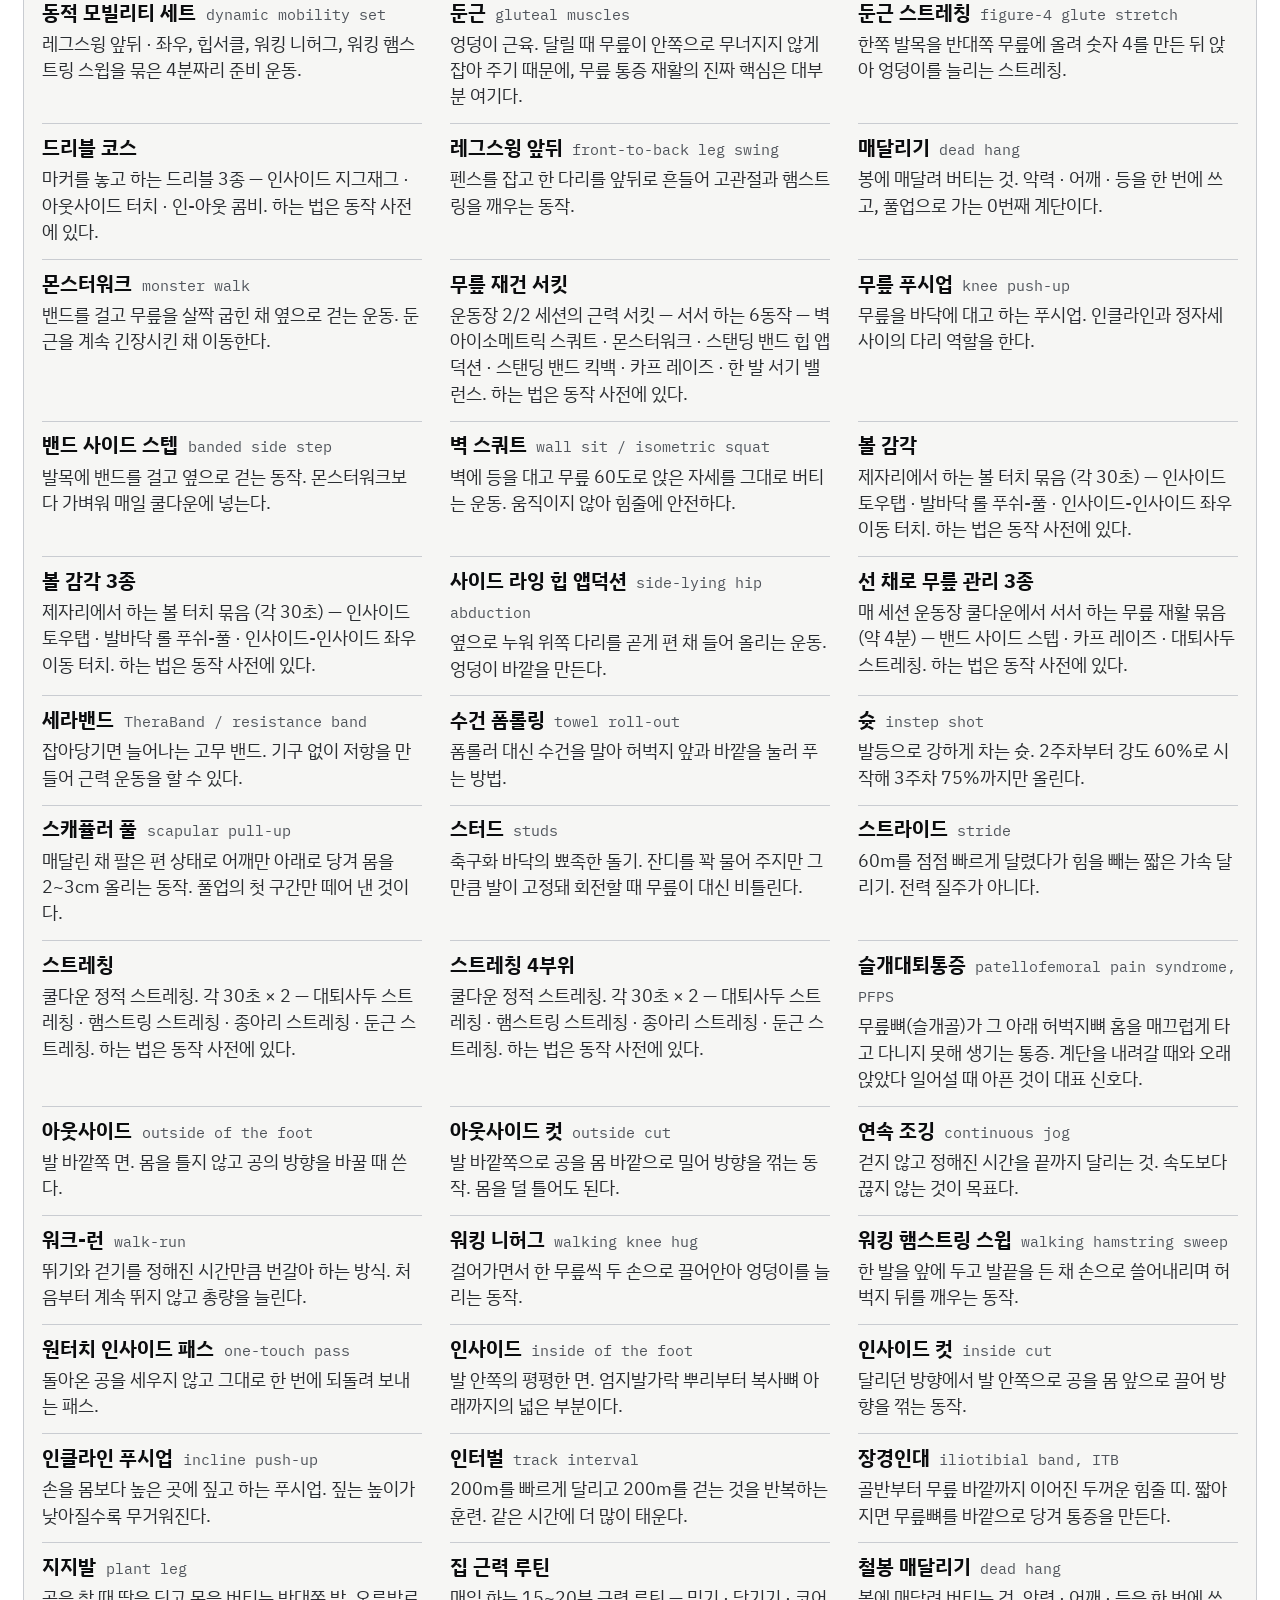
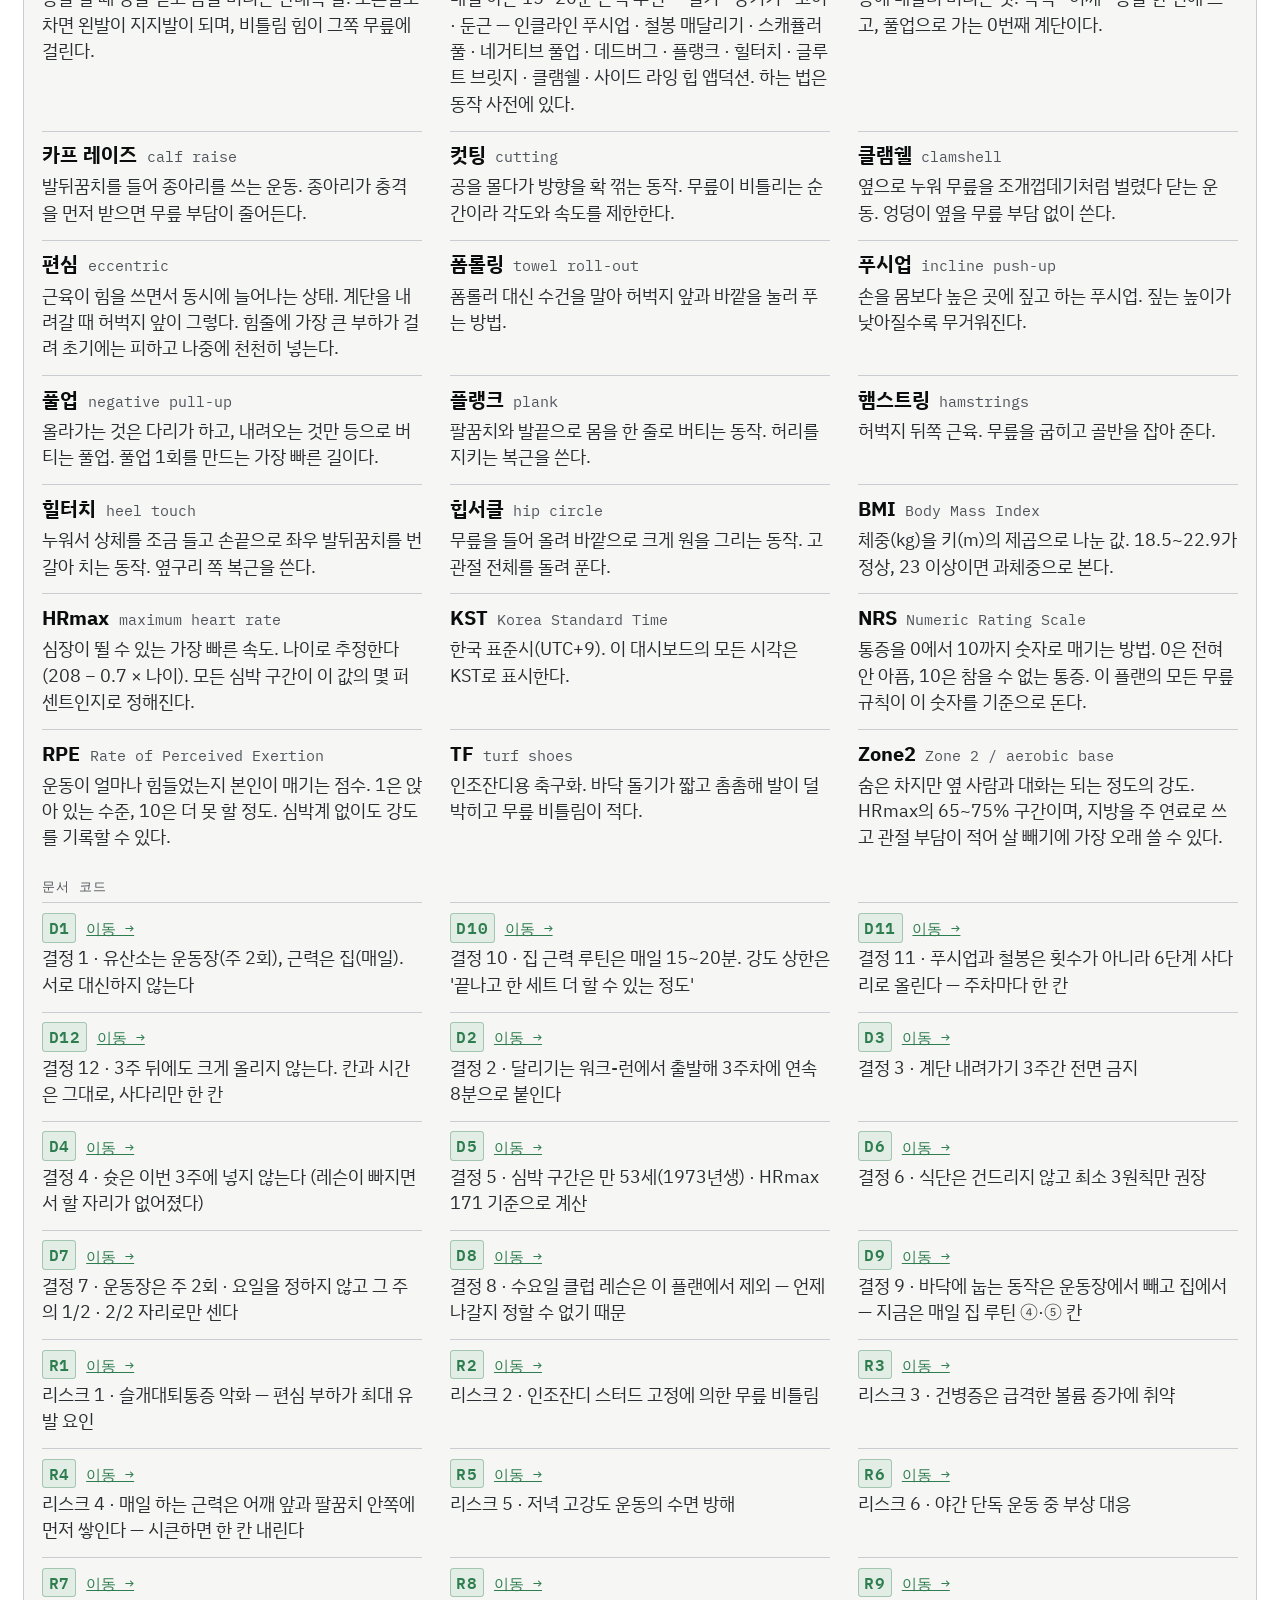
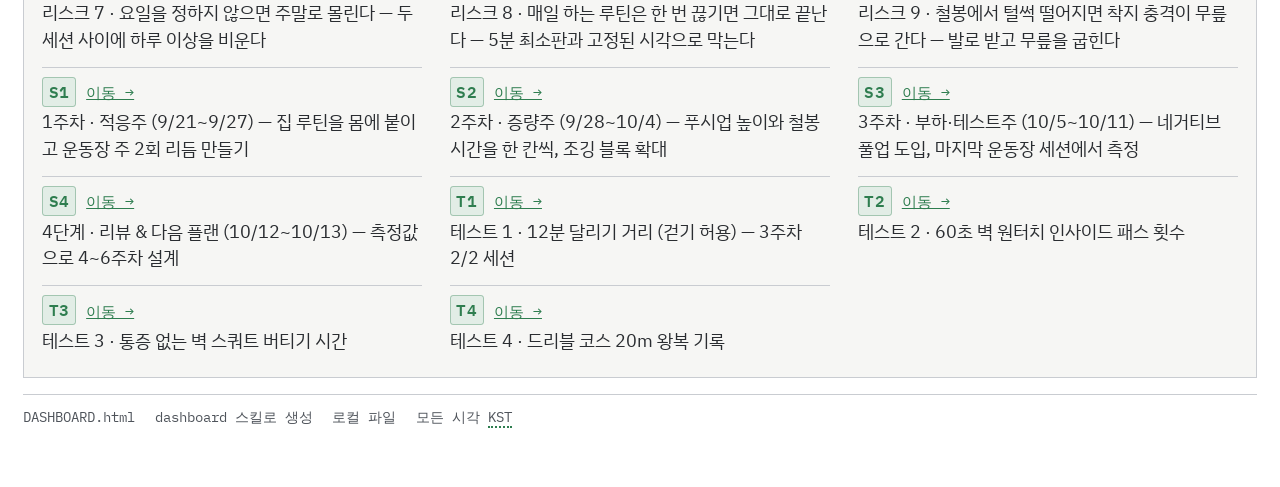
<file: DASHBOARD.html>
<!doctype html>
<html lang="ko" data-root=".">
<head>
<meta charset="utf-8">
<meta name="viewport" content="width=device-width, initial-scale=1">
<link rel="icon" href="favicon.svg" type="image/svg+xml">
<link rel="icon" href="favicon-32.png" sizes="32x32" type="image/png">
<link rel="apple-touch-icon" href="apple-touch-icon.png">
<meta name="theme-color" content="#2E7D4F">
<title>저녁 트레이닝 대시보드</title>
<script>try{var t=localStorage.getItem('db-theme');if(t&&t!=='system')document.documentElement.dataset.theme=t}catch(e){}</script>
<link rel="preconnect" href="https://fonts.googleapis.com">
<link rel="stylesheet" href="https://fonts.googleapis.com/css2?family=IBM+Plex+Sans+KR:wght@400;500;600;700&family=IBM+Plex+Mono:wght@400;500;600&display=swap">
<link rel="stylesheet" href="_dashboard/dashboard.css">
<link rel="stylesheet" href="_dashboard/overrides.css">
<style>
:root{--accent:#2E7D4F}
.today-head{display:flex;align-items:baseline;gap:.5rem;flex-wrap:wrap;margin-bottom:.5rem}
.today-head .dnum{font:600 1.35rem/1 var(--sans);color:var(--accent)}
.today-head .dtheme{font:600 1.2rem/1.3 var(--sans)}
.blk{border-left:3px solid var(--line-2);padding:.15rem 0 .35rem .7rem;margin:.6rem 0}
.blk.main{border-left-color:var(--accent)}
.blk>b{display:block;font-size:.95rem}
.blk>b .m{color:var(--muted);font:500 .82rem var(--mono);margin-left:.4rem}
.blk ul{margin:.25rem 0 0;padding-left:1.05rem;color:var(--ink-2)}
.blk li{margin:.12rem 0}
.banlist{display:flex;flex-wrap:wrap;gap:.3rem;margin-top:.5rem}
.banlist .chip{background:var(--bad-soft);color:var(--bad)}
.zrow{display:flex;gap:.45rem;align-items:baseline;padding:.3rem 0;border-bottom:1px solid var(--line)}
.zrow:last-child{border-bottom:0}
.zrow .zz{font:600 .8rem var(--mono);background:var(--accent-soft);color:var(--accent);padding:.05rem .3rem;border-radius:3px}
.zrow .zb{font:500 .88rem var(--mono);margin-left:auto;white-space:nowrap}
.zrow .zu{color:var(--muted);font-size:.82rem;flex-basis:100%;margin-left:2.2rem}
.movebox{margin-top:.6rem;border-top:1px solid var(--line);padding-top:.45rem}
.movebox>summary{cursor:pointer;font:600 .85rem var(--sans);color:var(--accent);list-style:none;padding:.15rem 0}
.movebox>summary::-webkit-details-marker{display:none}
.movebox>summary::before{content:"▸";display:inline-block;margin-right:.35rem;transition:transform .12s}
.movebox[open]>summary::before{transform:rotate(90deg)}
.movelist{list-style:none;margin:.35rem 0 0;padding:0}
.movelist li{padding:.3rem 0;border-bottom:1px solid var(--line)}
.movelist li:last-child{border-bottom:0}
.movelist a{font-weight:600;font-size:.9rem;text-decoration:none;border-bottom:1px solid var(--line-2)}
.movelist span{display:block;color:var(--ink-2);font-size:.85rem;margin-top:.1rem}
.movelist em{display:block;color:var(--bad);font-size:.82rem;font-style:normal;margin-top:.1rem}
.movecat{display:block;font:600 .62rem var(--mono);letter-spacing:.08em;text-transform:uppercase;color:var(--muted);margin:.55rem 0 .1rem;border-bottom:1px solid var(--line-2);padding-bottom:.12rem}
.movecat b{color:var(--accent)}
.moveall{margin:.4rem 0 0;font-size:.85rem}

/* 21일 격자 — 집 루틴을 며칠 했는지 한눈에 본다. 한 줄이 한 주다. */
.d21{display:grid;grid-template-columns:repeat(7,1fr);gap:.28rem}
.d21 .c{border:1px solid var(--line);border-radius:5px;padding:.3rem .2rem;text-align:center;min-height:3.1rem}
.d21 .c .n{display:block;font:600 .62rem var(--mono);color:var(--muted)}
.d21 .c .dd{display:block;font:600 .8rem var(--mono)}
.d21 .c .w{display:block;font-size:.7rem;color:var(--muted)}
.d21 .c[data-s=done]{background:var(--good-soft);border-color:var(--good)}
.d21 .c[data-s=done] .dd{color:var(--good)}
.d21 .c[data-s=today]{border-color:var(--accent);box-shadow:inset 0 0 0 1px var(--accent)}
.d21 .c[data-s=miss]{background:var(--bad-soft);border-color:var(--line-2)}
.d21 .c[data-s=miss] .dd{color:var(--bad)}
.d21row{font:600 .62rem var(--mono);letter-spacing:.08em;text-transform:uppercase;color:var(--muted);margin:.5rem 0 .2rem}
.d21row:first-child{margin-top:0}

/* 사다리 — 푸시업 · 철봉이 지금 몇 단계인지 */
.ldr{margin:0 0 .6rem}
.ldr>b{display:block;font-size:.92rem;margin-bottom:.2rem}
.ldr ol{list-style:none;margin:0;padding:0}
.ldr li{display:flex;gap:.45rem;align-items:baseline;padding:.22rem 0;border-bottom:1px solid var(--line);font-size:.85rem}
.ldr li:last-child{border-bottom:0}
.ldr li .s{font:600 .68rem var(--mono);color:var(--muted);flex:none;width:2.6rem}
.ldr li .v{color:var(--ink-2)}
.ldr li[data-now]{background:var(--accent-soft);border-radius:4px;padding-left:.3rem;padding-right:.3rem}
.ldr li[data-now] .s{color:var(--accent)}
.ldr li[data-now] .v{color:var(--ink);font-weight:600}
.fslot{display:flex;align-items:baseline;gap:.4rem;flex-wrap:wrap;margin-bottom:.35rem}
.fslot .sl{font:700 .9rem var(--mono);color:var(--accent)}
</style>
</head>
<body>
<div class="wrap">

<div class="topbar">
  <span class="proj" id="dbProject">저녁 트레이닝</span>
  <ul class="pages" id="dbPages"></ul>
  <span class="spacer"></span>
  <span class="source" id="dbSource" data-state="static"><span class="dot"></span><span class="txt">정적</span></span>
  <button class="theme" id="themeBtn" type="button" aria-label="테마 전환"><span class="ico">◐</span><span class="txt">테마: 시스템</span></button>
</div>

<header class="top">
  <h1>저녁 트레이닝 · 3주</h1>
  <span class="badge" data-state="진행 중">진행 중</span>
  <span class="badge accent" id="hdWeek">1주차</span>
  <span class="badge">집 근력 매일 15~20분 + 운동장 주 2회 50분</span>
  <p class="lede">두 갈래다. <b>집 근력 루틴</b>은 매일 15~20분 — 푸시업 · 철봉 · 코어 · 둔근을 3주에 걸쳐 한 칸씩만 올린다. <b>운동장</b>은 주 2회 50분 — 요일은 정하지 않고 그 주의 <b>1/2 · 2/2</b> 두 자리를 나가는 날에 채운다. 모든 강도는 왼쪽 무릎이 견디는 선 안에서 정해진다.</p>
  <div class="meta">
    <span>갱신 <b><time id="dbUpdated" datetime="">—</time></b></span>
    <span>기간 <b id="hdRange">—</b></span>
    <span>구성 <b>집 21일 · 운동장 6회</b></span>
    <span>기준 <b>1973년생 · 170cm · 73~74kg · BMI 25.4</b></span>
  </div>
</header>

<!-- ── 핵심 지표 ── -->
<section class="grid">
  <div class="panel" data-span="12">
    <div class="tiles">
      <div class="tile"><span class="label">오늘</span><span class="v" id="kToday" style="font-size:1.05rem">—</span><span class="s" id="kTodaySub">—</span></div>
      <div class="tile"><span class="label">집 루틴 연속</span><span class="v num" id="kStreak">—</span><span class="s" id="kStreakSub">하루도 안 빠진 날수</span></div>
      <div class="tile"><span class="label">집 루틴</span><span class="v num"><span id="kHome">0</span> / 21</span><span class="s" id="kHomeSub">21일 중 수행한 날</span><div class="meter"><i id="kHomeBar" style="width:0%"></i></div></div>
      <div class="tile"><span class="label">운동장</span><span class="v num"><span id="kField">0</span> / 6</span><span class="s" id="kFieldSub">주 2회 × 3주</span><div class="meter"><i id="kFieldBar" style="width:0%"></i></div></div>
      <div class="tile"><span class="label">무릎 NRS 평균</span><span class="v num" id="kNrs">—</span><span class="s" id="kNrsSub">3 이하면 계획대로 증량</span></div>
      <div class="tile"><span class="label">체중</span><span class="v num" id="kW">—</span><span class="s" id="kWSub">시작 73.5kg 기준</span></div>
    </div>
  </div>
</section>

<!-- ── 오늘의 집 루틴 + 지금 ── -->
<section class="grid">
  <div class="panel" data-span="8">
    <div class="ph"><h2>오늘 · 집 근력 루틴</h2><span class="label"><a data-page="_dashboard/plan.html">3주 전체 루틴</a></span></div>
    <div class="pb" id="todayBox"></div>
  </div>
  <div class="panel" data-span="4">
    <div class="ph"><h2>지금</h2><span class="label">현재 단계 · 다음 할 일</span></div>
    <div class="pb">
      <span class="label">현재 단계</span>
      <p style="font-weight:600;font-size:1.1rem;margin:.15rem 0 .2rem" id="nowStage">—</p>
      <p style="color:var(--ink-2)" id="nowText">—</p>
      <span class="label" style="display:block;margin-top:.7rem">다음 할 일</span>
      <ol class="next" style="margin-top:.3rem" id="nextList"></ol>
      <div class="blocked-note" style="margin-top:.7rem"><b>주의</b>계단 내려가기는 3주 내내 금지다. 슬개대퇴통증에서 가장 확실한 통증 유발 동작이라 R1로 따로 관리한다.</div>
    </div>
  </div>
</section>

<!-- ── 이번 주 운동장 2회 ── -->
<section class="grid" id="fieldWrap"></section>

<!-- ── 단계 · 결정 · 리스크 ── -->
<section class="grid">
  <div class="panel" data-span="6">
    <div class="ph"><h2>단계</h2><span class="label">통과 조건을 넘겨야 다음 주로</span></div>
    <div class="pb">
      <div class="progress" aria-label="진행률"><div class="bar"><i></i></div><span class="pct">—</span></div>
      <ol class="steps" id="stepList"></ol>
    </div>
  </div>
  <div class="panel" data-span="3" id="decisions">
    <div class="ph"><h2>결정 사항</h2><span class="label">왜 이렇게 짰는가</span></div>
    <div class="pb">
      <dl class="kv">
        <dt>D1</dt><dd>유산소는 운동장, 근력은 집<small>운동장이 주 2회로 줄면서 역할을 갈랐다. 달리기와 볼은 운동장에서만, 상체·코어·둔근은 매일 집에서. 서로 대신하지 않으므로 한쪽을 빠뜨리면 그 자리가 통째로 빈다.</small></dd>
        <dt>D2</dt><dd>달리기는 워크-런에서 출발<small>10분 조깅은 되지만 한 번에 긴 부하는 다른 문제다. 걷기를 끼워 총량을 늘리고 관절 충격을 낮춘 뒤 3주차에 연속 8분으로 붙인다.</small></dd>
        <dt>D3</dt><dd>계단 내려가기 3주 금지<small>통증이 정확히 그 동작에서 나온다. 편심 부하를 없애는 것이 이번 3주의 제1 안전선이다.</small></dd>
        <dt>D4</dt><dd>슛은 이번 3주에 넣지 않음<small>수요일 레슨이 빠지면서 슛을 할 자리가 사라졌다. 오른발 슛은 왼쪽이 지지발이 되어 비틀림을 받으므로, 굳이 혼자 하는 세션에 되살리지 않는다.</small></dd>
        <dt>D5</dt><dd>심박 구간은 만 53세 기준<small>1973년생 · HRmax 171로 계산했다. 나이가 한 살 오르면 plandata.js 의 age·hrmax·zones 를 함께 고친다.</small></dd>
        <dt>D6</dt><dd>식단은 건드리지 않음<small>본인이 선택한 방식이다. 대신 되돌리기 쉬운 3가지만 권장으로 둔다.</small></dd>
        <dt>D7</dt><dd>운동장은 주 2회 · 요일 미지정<small>주 5일은 실제 생활과 맞지 않았다. 요일을 박아 두면 못 간 날이 곧 실패로 기록되므로, 요일 대신 "그 주의 1/2 · 2/2" 라는 자리만 두고 나가는 날에 채우게 했다 — R7.</small></dd>
        <dt>D8</dt><dd>수요일 레슨은 플랜에서 제외<small>언제 나갈지 정할 수 없어 플랜에서 뺐다. 나가게 되면 그날은 운동장 세션 한 자리를 쓴 것으로 치고 집 루틴만 채운다. 레슨 동작 설명은 동작 사전에 남겨 두었다.</small></dd>
        <dt>D9</dt><dd>바닥에 눕는 동작은 집에서<small>운동장에 누울 자리가 없다(9/15 확인). 클램쉘·글루트 브릿지·사이드 라잉 힙 앱덕션·데드버그·폼롤링은 이제 매일 하는 집 루틴 ④·⑤ 칸에 들어가 있다 — R8.</small></dd>
        <dt>D10</dt><dd>집 근력은 매일 15~20분<small>주 2~3회 30분보다 매일 15~20분이 붙이기 쉽다. 강도의 상한을 "끝나고 한 세트 더 할 수 있는 정도"로 못박은 것도 매일 하기 위해서다.</small></dd>
        <dt>D11</dt><dd>푸시업·철봉은 횟수가 아니라 단계로<small>현재 푸시업도 풀업도 1회 남짓이다. 이때 횟수를 늘리면 자세가 먼저 무너진다. 그래서 푸시업은 손 짚는 높이, 철봉은 매달리는 시간으로 올리는 6단계 사다리를 만들고 주차마다 한 칸씩만 움직인다.</small></dd>
        <dt>D12</dt><dd>3주 뒤에도 크게 올리지 않음<small>매일 하는 운동의 강도를 올리면 매일 할 수 없게 된다. 4주차 이후에도 칸과 시간은 그대로 두고 사다리만 한 칸 올린다.</small></dd>
      </dl>
    </div>
  </div>
  <div class="panel" data-span="3" id="risks">
    <div class="ph"><h2>리스크</h2><span class="label">미리 정해 둔 대응</span></div>
    <div class="pb">
      <ul class="rules">
        <li>R1 · 슬개대퇴통증 악화 — 편심 부하가 최대 유발 요인. 계단 하강·깊은 스쿼트·점프 착지를 3주간 뺀다.</li>
        <li>R2 · 인조잔디에서 스터드가 박히면 발 대신 무릎이 비틀린다. 컷팅 각도와 속도를 제한하고 TF 또는 러닝화를 권한다.</li>
        <li>R3 · 건병증은 급격한 볼륨 증가에 약하다. 주당 증가폭을 20% 안으로 묶었다.</li>
        <li>R4 · 매일 하는 근력은 어깨 앞과 팔꿈치 안쪽에 먼저 쌓인다. 시큰한 느낌이 오면 그 다음날은 사다리를 한 칸 내린다 — 쉬는 것이 아니라 내리는 것이다.</li>
        <li>R5 · 저녁 고강도는 수면을 방해한다. 운동장 세션은 취침 3시간 전 종료, 집 루틴은 마무리 스트레칭으로 끝낸다.</li>
        <li>R6 · 야간 단독 운동. 휴대폰을 지참하고 조명이 있는 구역에서만 한다.</li>
        <li>R7 · 요일을 정하지 않으면 주말로 몰리기 쉽다. 두 세션 사이에 하루 이상을 비우고, 금요일까지 한 번도 못 갔으면 남은 한 번은 강도를 낮춰서라도 나간다.</li>
        <li>R8 · 매일 하는 루틴은 한 번 끊기면 그대로 끝난다. 대응은 셋이다 — 5분짜리 최소판을 따로 정해 두었고, 샤워 전으로 시각을 못 박았고, 필요한 물건(매트·세라밴드·철봉)을 제자리에 두게 했다. 사흘 연속 빠지면 강도를 올리지 말고 한 칸 내려 다시 시작한다.</li>
        <li>R9 · 철봉에서 털썩 떨어지면 착지 충격이 그대로 무릎으로 간다. 내려올 때 발로 먼저 받고 무릎을 살짝 굽히는 것을 동작의 일부로 적어 두었다.</li>
      </ul>
    </div>
  </div>
</section>

<!-- ── 21일 격자 + 운동장 6세션 ── -->
<section class="grid">
  <div class="panel" data-span="6">
    <div class="ph"><h2>집 루틴 21일</h2><span class="label" id="d21Label">—</span></div>
    <div class="pb" id="d21Box"></div>
    <div class="pf" id="d21Foot"></div>
  </div>
  <div class="panel" data-span="6">
    <div class="ph"><h2>운동장 6세션</h2><span class="label" id="tblLabel">—</span></div>
    <div class="pb tight" id="tblField"></div>
    <div class="pf" id="kcalFoot"></div>
  </div>
</section>

<!-- ── 단계 사다리 ── -->
<section class="grid">
  <div class="panel" data-span="6">
    <div class="ph"><h2>단계 사다리</h2><span class="label">주차와 별개로, 그날 자세가 되는 칸에서 한다 (D11)</span></div>
    <div class="pb" id="ladderBox"></div>
  </div>
  <div class="panel" data-span="6">
    <div class="ph"><h2>매일 굴러가게 하는 규칙</h2><span class="label">강도보다 이쪽이 먼저다</span></div>
    <div class="pb">
      <ul class="rules" id="homeRules"></ul>
      <span class="label" style="display:block;margin-top:.7rem">못 하겠는 날의 최소판 <b id="minMin">5</b>분</span>
      <ul class="rules" id="minList" style="margin-top:.25rem"></ul>
      <p style="color:var(--muted);font-size:.85rem;margin-top:.5rem" id="minNote"></p>
    </div>
  </div>
</section>

<!-- ── 기록 추세 ── -->
<section class="grid">
  <div class="panel" data-span="6">
    <div class="ph"><h2>체중 추세</h2><span class="label">kg · 아침 공복, 주 3회</span></div>
    <div class="pb tight"><div class="chart"><canvas id="chartW"></canvas></div></div>
    <div class="pf"><span>시작 <b id="wStart">—</b></span><span>현재 <b id="wNow">—</b></span><span>3주 목표 <b>72.5~73.0</b></span></div>
  </div>
  <div class="panel" data-span="6">
    <div class="ph"><h2>무릎 통증 추세</h2><span class="label">NRS 0~10 · 초록은 다음날 아침</span></div>
    <div class="pb tight"><div class="chart"><canvas id="chartNrs"></canvas></div></div>
    <div class="pf"><span>1주차 평균 <b id="nw1">—</b></span><span>2주차 <b id="nw2">—</b></span><span>3주차 <b id="nw3">—</b></span><span>기준선 <b>3</b></span></div>
  </div>
</section>

<!-- ── 심박 구간 · 무릎 안전선 · 식단 ── -->
<section class="grid">
  <div class="panel" data-span="4">
    <div class="ph"><h2>심박 구간</h2><span class="label">만 53세 · HRmax 171 기준</span></div>
    <div class="pb" id="zoneBox"></div>
  </div>
  <div class="panel" data-span="4">
    <div class="ph"><h2>무릎 신호등</h2><span class="label"><a data-page="_dashboard/knee.html">관리 프로토콜</a></span></div>
    <div class="pb">
      <ul class="rules">
        <li><span class="chip good">0~3</span> 계획대로 진행한다. 운동 중 이 정도 뻐근함은 정상 범위다.</li>
        <li><span class="chip warn">4~5</span> 그 종목만 즉시 중단하고 남은 블록은 걷기로 대체한다. 다음 세션에서도 그 종목을 뺀다.</li>
        <li><span class="chip bad">6+</span> 세션을 끝낸다. 이틀 쉬고, 다시 아프면 정형외과 진료를 잡는다.</li>
        <li>다음날 아침 통증이 전날보다 높으면 그 주 전체 강도를 30% 내린다.</li>
        <li>부기·열감·무릎이 꺾이는 느낌이 있으면 숫자와 상관없이 중단한다.</li>
      </ul>
    </div>
  </div>
  <div class="panel" data-span="4">
    <div class="ph"><h2>식단 최소 3원칙</h2><span class="label">강제 아님 · 권장 (D6)</span></div>
    <div class="pb">
      <dl class="kv" id="dietBox"></dl>
      <p style="color:var(--muted);font-size:.85rem;margin-top:.5rem">운동장이 주 2회로 줄면서 운동만으로 빠지는 지방은 3주에 약 0.5kg 수준이다. 이 3가지를 지키면 1.0~1.3kg까지 기대할 수 있다. 그 이상 빠지면 대부분 수분이다.</p>
    </div>
  </div>
</section>

<!-- ── 대화 기록 · 바로가기 · 이력 ── -->
<section class="grid">
  <div class="panel" data-span="5">
    <div class="ph"><h2>대화 기록</h2><span class="label"><a data-page="_dashboard/conversations.html">전체 보기</a></span></div>
    <ul class="convs" id="convRecent"></ul>
  </div>
  <div class="panel" data-span="3">
    <div class="ph"><h2>바로가기</h2></div>
    <div class="pb">
      <ul class="links">
        <li><a href="_dashboard/plan.html">3주 루틴 전체</a><span class="path">_dashboard/plan.html</span></li>
        <li><a href="_dashboard/knee.html">무릎 관리</a><span class="path">_dashboard/knee.html</span></li>
        <li><a href="_dashboard/log.html">기록 입력</a><span class="path">_dashboard/log.html</span></li>
        <li><a href="_dashboard/plandata.js">플랜 원본 데이터</a><span class="path">_dashboard/plandata.js</span></li>
      </ul>
    </div>
  </div>
  <div class="panel" data-span="4">
    <div class="ph"><h2>변경 이력</h2></div>
    <div class="pb">
      <ul class="history">
        <li><time datetime="2026-09-21T10:30+09:00">09-21 10:30</time><span>운동장을 주 2회로 축소하고 요일 고정을 없앰 (D7 · R7) · 수요일 레슨을 플랜에서 제외 (D8) · 매일 하는 집 근력 루틴 신설 — 푸시업 · 철봉 · 코어 · 둔근 6칸 15~20분, 3주 단계 사다리 (D10 · D11 · D12) · 기록 구조를 "날짜(집) + 슬롯(운동장)" 두 갈래로 분리</span></li>
        <li><time datetime="2026-09-15T09:10+09:00">09-15 09:10</time><span>운동장에서 눕는 동작이 안 되는 것을 확인 (D9 · R8) · 바닥 5동작을 세션 맨 아래 "귀가 후" 블록으로 분리 · 화요일 서킷을 운동장 6 + 집 4 로 재구성 · 서서 하는 대역 3동작 추가</span></li>
        <li><time datetime="2026-09-14T17:40+09:00">09-14 17:40</time><span>수요일을 축구 레슨으로 대체 · 날짜별 준비물 표시 · 블록마다 쉬는 법 명시 · 설명줄에서 체크박스 제거 · 묶음 이름 툴팁 추가</span></li>
        <li><time datetime="2026-09-14T16:50+09:00">09-14 16:50</time><span>오늘 카드 날짜가 안 나오던 오류 수정 · 세션 항목별 체크리스트 추가 · 갱신 시각을 실제 시각으로</span></li>
        <li><time datetime="2026-09-14T16:05+09:00">09-14 16:05</time><span>각 날 프로그램과 오늘 카드에 완료 여부 버튼 추가 (기록 페이지와 연동)</span></li>
        <li><time datetime="2026-09-14T15:55+09:00">09-14 15:55</time><span>GitHub Pages 게시 준비(.nojekyll · index.html) · 표 툴팁 잘림과 터치 툴팁 수정</span></li>
        <li><time datetime="2026-09-14T14:20+09:00">09-14 14:20</time><span>나이를 1973년생(만 53세)로 확정해 심박 구간 재계산 · 동작 사전 50가지 추가</span></li>
        <li><time datetime="2026-09-14T12:05+09:00">09-14 12:05</time><span>3주 플랜 확정, 대시보드·루틴·무릎 관리·기록 페이지 생성</span></li>
      </ul>
    </div>
  </div>
</section>

<section class="grid">
  <div class="panel" data-span="12" id="glossary">
    <div class="ph"><h2>용어집</h2><span class="label">점선 밑줄 = 용어, 초록 코드 = 문서 코드. 마우스를 올리거나 Tab으로 이동하면 뜬다</span></div>
    <div class="pb"><dl class="glossary" id="glossaryList"></dl></div>
  </div>
</section>

<footer><span>DASHBOARD.html</span><span>dashboard 스킬로 생성</span><span>로컬 파일</span><span>모든 시각 KST</span></footer>
</div>

<script src="_dashboard/pages.js"></script>
<script src="_dashboard/terms.js"></script>
<script src="_dashboard/moves.js"></script>
<script src="_dashboard/plandata.js"></script>
<script src="_dashboard/store.js"></script>
<script src="_dashboard/session.js"></script>
<script src="_dashboard/conversations.js"></script>
<script src="_dashboard/dashboard.js"></script>
<script>
(function () {
  const P = window.DB_PLAN, LOG = window.EXLOG, SES = window.DB_SESSION;
  const d = LOG.load(), st = LOG.stats(d, P);
  const $ = id => document.getElementById(id);
  const esc = DB.esc;
  const md = (s, n) => s == null ? '—' : (+s).toFixed(n);
  const canSave = LOG.available();
  const short = k => k.slice(5).replace('-', '/');

  $('hdRange').textContent = short(P.start) + ' ~ ' + short(window.DB_DATE_OF(P.days)) + ' (21일)';

  /* ═══ 오늘 · 집 근력 루틴 ═══
     운동장과 달리 이쪽은 날짜가 있다. 오늘 날짜의 기록에 체크가 쌓인다. */
  const hw = window.DB_HOME_OF(st.currentWeek);
  const today = st.today;
  const rec = d.sessions[today] || (d.sessions[today] = {});
  const box = $('todayBox');

  const homeBtn = () => {
    const s = rec.done ? 'done' : 'today';
    return '<button class="dstate" type="button" id="homeState" data-state="' + s + '" aria-pressed="' + (s === 'done') + '"' +
      (canSave ? ' title="눌러서 완료 여부를 바꾼다"' : ' disabled title="이 브라우저는 저장을 막고 있어 바꿀 수 없다"') +
      '>' + (rec.done ? '완료' : '오늘') + '</button>';
  };

  const outOfRange = st.beforeStart
    ? '<span class="chip warn">3주 시작(' + short(P.start) + ') 전이다 — 아래는 1주차 루틴이다</span>'
    : (st.afterEnd ? '<span class="chip warn">3주가 끝났다 — 아래는 3주차 루틴이고, 다음 3주를 짜기 전까지 그대로 이어서 한다</span>' : '');

  box.innerHTML =
    outOfRange +
    '<div class="today-head">' +
      '<span class="dnum">' + short(today) + ' (' + window.DB_DOW(today) + ')</span>' +
      '<span class="dtheme">' + esc(hw.theme) + '</span>' +
      '<span class="chip accent">' + st.currentWeek + '주차' + (st.inPlan ? ' · ' + st.dayNo + '일째' : '') + '</span>' +
      '<span class="chip mute">' + window.DB_HOME_MIN(hw) + '분</span>' +
      '<span class="chip mute">이번 주 ' + st.homeWeekDone + '/' + st.homeWeekDates.length + '일</span>' +
      homeBtn() +
    '</div>' +
    '<p style="color:var(--ink-2);margin:.1rem 0 .2rem">' + esc(hw.headline) + '</p>' +
    '<div class="gearbox"><span class="label">집에 두고 쓰는 것</span>' +
      P.fixed.gearHome.map(g => '<span class="chip mute">' + esc(g) + '</span>').join('') + '</div>' +
    SES.progressHTML(hw, rec, { readonly: !canSave }) +
    SES.blocksHTML(hw, rec, { readonly: !canSave }) +
    (st.fieldWeekDone < st.fieldWeek.length
      ? '<p class="afterbox"><b>오늘 나간다면</b>이번 주 운동장 자리가 ' + (st.fieldWeek.length - st.fieldWeekDone) + '개 남아 있다. 운동장에 다녀온 날은 위 ④ 코어와 ⑤ 둔근을 한 세트씩 줄이고, ⑥ 마무리에 수건 폼롤링을 더한다.</p>'
      : '<p class="afterbox"><b>이번 주</b>운동장 2회를 모두 채웠다. 남은 날은 집 루틴만 하면 된다.</p>') +
    window.DB_MOVES_PANEL(hw, '_dashboard/');

  if (canSave) {
    SES.wire(box, hw, () => rec, (r) => {
      if (!LOG.save(d)) return;
      SES.sync(box, hw, r);
      const btn = $('homeState');
      if (btn) {
        btn.dataset.state = r.done ? 'done' : 'today';
        btn.textContent = r.done ? '완료' : '오늘';
        btn.setAttribute('aria-pressed', !!r.done);
      }
      const s2 = LOG.stats(d, P);
      $('kHome').textContent = s2.homeDone;
      $('kStreak').textContent = s2.streak || '—';
    });
  }
  $('homeState')?.addEventListener('click', e => {
    if (e.currentTarget.disabled) return;
    rec.done = !rec.done;
    if (!LOG.save(d)) { e.currentTarget.disabled = true; return; }
    location.reload();
  });

  /* ═══ 이번 주 운동장 2회 ═══
     요일이 없다. 그 주의 자리 두 개를 나가는 날에 채운다. */
  $('fieldWrap').innerHTML = st.fieldWeek.map(x => {
    const fr = d.field[x.id] || {};
    const state = fr.done ? 'done' : 'todo';
    return '<div class="panel" data-span="6" id="' + x.id + '">' +
      '<div class="ph"><h2>운동장 ' + x.slotLabel + '</h2>' +
        '<span class="label">' + esc(x.focus) + ' 중심 · ' + window.DB_FIELD_MIN(x) + '분</span>' +
        '<button class="dstate" type="button" data-fid="' + x.id + '" data-state="' + state + '" aria-pressed="' + (state === 'done') + '"' +
        (canSave ? ' title="나갔다 온 날 눌러 완료로 바꾼다"' : ' disabled') + '>' + (fr.done ? '완료' : '예정') + '</button>' +
      '</div>' +
      '<div class="pb">' +
      '<div class="fslot">' +
        '<span class="sl">' + x.id.toUpperCase() + '</span>' +
        '<span style="font-weight:600;font-size:1.02rem">' + esc(x.theme) + '</span>' +
      '</div>' +
      '<div class="fslot" style="margin-bottom:.3rem">' +
        '<span class="chip mute">RPE ' + esc(x.rpe) + '</span>' +
        '<span class="chip mute">약 ' + x.kcal + ' kcal</span>' +
        '<span class="chip mute">' + x.km.toFixed(1) + ' km</span>' +
        (fr.at ? '<span class="chip good">' + short(fr.at) + ' 수행</span>' : '') +
      '</div>' +
      '<p style="color:var(--ink-2);margin:.1rem 0 .3rem">' + esc(x.headline) + '</p>' +
      SES.gearHTML(x, P.fixed) +
      SES.progressHTML(x, fr, { readonly: !canSave }) +
      SES.blocksHTML(x, fr, { readonly: !canSave }) +
      '<div class="banlist"><span class="label" style="align-self:center">하지 않는 것</span>' +
        x.ban.map(v => '<span class="chip">' + esc(v) + '</span>').join('') + '</div>' +
      SES.afterHTML(x, '#todayBox') +
      window.DB_MOVES_PANEL(x, '_dashboard/') +
      '</div></div>';
  }).join('');

  if (canSave) {
    for (const x of st.fieldWeek) {
      const card = document.getElementById(x.id);
      if (!card) continue;
      SES.wire(card, x, () => d.field[x.id] || (d.field[x.id] = {}), (r) => {
        if (r.done && !r.at) r.at = today;      // 다 체크하면 나간 날짜를 오늘로 적어 둔다
        if (!LOG.save(d)) return;
        SES.sync(card, x, r);
        const b = card.querySelector('.dstate');
        if (b) { b.dataset.state = r.done ? 'done' : 'todo'; b.textContent = r.done ? '완료' : '예정'; }
        $('kField').textContent = LOG.stats(d, P).fieldDone;
      });
    }
  }
  $('fieldWrap').addEventListener('click', e => {
    const btn = e.target.closest('.dstate');
    if (!btn || btn.disabled || !btn.dataset.fid) return;
    const r = d.field[btn.dataset.fid] || (d.field[btn.dataset.fid] = {});
    r.done = !r.done;
    if (r.done && !r.at) r.at = today; else if (!r.done) delete r.at;
    if (!LOG.save(d)) { btn.disabled = true; return; }
    location.reload();
  });

  /* ═══ KPI ═══ */
  $('kToday').textContent = rec.done ? '집 루틴 완료' : '집 근력 루틴';
  $('kTodaySub').textContent = st.currentWeek + '주차 · ' + window.DB_HOME_MIN(hw) + '분 · ' +
    (st.fieldWeekDone < st.fieldWeek.length ? '운동장 자리 ' + (st.fieldWeek.length - st.fieldWeekDone) + '개 남음' : '운동장 2회 완료');
  $('kStreak').textContent = st.streak || '—';
  $('kStreakSub').textContent = st.streak >= 3 ? '끊지 않는 것이 이 루틴의 전부다' : '하루도 안 빠진 날수';
  $('kHome').textContent = st.homeDone;
  $('kHomeBar').style.width = st.homePct + '%';
  $('kHomeSub').textContent = st.hasData ? (st.homePct + '% · 이번 주 ' + st.homeWeekDone + '/' + st.homeWeekDates.length) : '오늘 카드에서 체크하면 채워진다';
  $('kField').textContent = st.fieldDone;
  $('kFieldBar').style.width = Math.round(st.fieldDone / st.fieldTotal * 100) + '%';
  $('kFieldSub').textContent = '이번 주 ' + st.fieldWeekDone + ' / ' + st.fieldWeek.length;
  $('kNrs').textContent = md(st.nrsAvg, 1);
  if (st.nrsAvg != null) {
    $('kNrs').classList.add(st.nrsAvg <= 3 ? 'up' : 'down');
    $('kNrsSub').textContent = st.nrsAvg <= 3 ? '기준선 안 — 계획대로 증량' : '기준선 초과 — 증량 보류';
  }
  $('kW').textContent = st.weightLast != null ? md(st.weightLast, 1) : '—';
  if (st.weightDelta != null) {
    $('kWSub').textContent = '시작 대비 ' + (st.weightDelta > 0 ? '+' : '−') + Math.abs(st.weightDelta).toFixed(1) + 'kg · BMI ' + md(st.bmi, 1);
  }

  /* ═══ 지금 ═══ */
  const cw = P.weeks[st.currentWeek - 1];
  $('hdWeek').textContent = st.currentWeek + '주차';
  $('nowStage').textContent = cw.id + ' · ' + cw.title + ' (' + cw.range + ')';
  $('nowText').textContent = cw.goal;
  $('nextList').innerHTML = [
    '오늘의 집 루틴을 마치고 무릎 NRS를 <a data-page="_dashboard/log.html">기록</a>에 적는다',
    (st.fieldWeekDone < st.fieldWeek.length
      ? '이번 주 운동장 ' + (st.fieldWeek.length - st.fieldWeekDone) + '자리가 남았다 — 두 번 사이에 하루 이상을 비운다'
      : '이번 주 운동장 2회는 채웠다. 다음 주 1/2부터 다시 시작한다'),
    '푸시업은 8회가 쉬워지면 횟수가 아니라 <b>손 짚는 높이</b>를 낮춘다 (D11)',
    '어깨 앞이나 팔꿈치 안쪽이 시큰하면 다음날 사다리를 한 칸 내린다 (R4)',
  ].map(x => '<li>' + x + '</li>').join('');

  /* ═══ 단계 ═══ */
  $('stepList').innerHTML = P.weeks.map(w => {
    let status = w.status;
    if (w.no < st.currentWeek) status = 'done';
    else if (w.no === st.currentWeek) status = 'active';
    else status = 'todo';
    const tag = status === 'active' ? ' <span class="tag active">진행 중</span>' : status === 'done' ? '' : ' <span class="tag gate">gate</span>';
    const sub = w.field ? ' <span class="label">운동장 ' + w.field + '회 · 집 ' + w.home + '일 · 약 ' + w.kcal.toLocaleString() + ' kcal · ' + w.km + ' km</span>' : '';
    return '<li class="step" data-status="' + status + '" id="s' + w.no + '"><div class="mark"><span>' + w.no + '</span></div><div>' +
      '<h3>' + w.id + ' · ' + esc(w.title) + ' <span class="label">' + esc(w.range) + '</span>' + tag + '</h3>' +
      '<div class="d">' + esc(w.goal) + sub + '</div>' +
      '<div class="done-when"><b>통과 조건</b>' + esc(w.gate) + '</div>' +
      '</div></li>';
  }).join('');
  (function () {
    const steps = [...$('stepList').querySelectorAll('.step')];
    const prog = $('stepList').parentElement.querySelector('.progress');
    const dn = steps.filter(s => s.dataset.status === 'done').length;
    const ac = steps.filter(s => s.dataset.status === 'active').length;
    const p = Math.round((dn + ac * .5) / steps.length * 100);
    prog.querySelector('.bar i').style.width = p + '%';
    prog.querySelector('.pct').textContent = dn + ' / ' + steps.length + ' 단계 · ' + p + '%';
  })();

  /* ═══ 21일 격자 ═══ */
  (function () {
    let html = '';
    for (let w = 1; w <= 3; w++) {
      html += '<div class="d21row">' + w + '주차 · ' + esc(P.weeks[w - 1].range) + '</div><div class="d21">';
      for (let i = (w - 1) * 7 + 1; i <= w * 7; i++) {
        const k = window.DB_DATE_OF(i);
        const r = d.sessions[k] || {};
        const s = r.done ? 'done' : (k === today ? 'today' : (k < today ? 'miss' : 'todo'));
        html += '<div class="c" data-s="' + s + '" title="' + k + '">' +
          '<span class="n">' + i + '일째</span>' +
          '<span class="dd">' + short(k) + '</span>' +
          '<span class="w">' + window.DB_DOW(k) + '</span></div>';
      }
      html += '</div>';
    }
    $('d21Box').innerHTML = html;
    $('d21Label').textContent = st.homeDone + ' / 21 수행';
    $('d21Foot').innerHTML = '<span>연속 <b>' + (st.streak || 0) + '</b>일</span>' +
      '<span>이번 주 <b>' + st.homeWeekDone + ' / ' + st.homeWeekDates.length + '</b></span>' +
      '<span>1주차 <b>' + window.DB_HOME_MIN(P.home.weeks[0]) + '분</b></span>' +
      '<span>2주차 <b>' + window.DB_HOME_MIN(P.home.weeks[1]) + '분</b></span>' +
      '<span>3주차 <b>' + window.DB_HOME_MIN(P.home.weeks[2]) + '분</b></span>';
  })();

  /* ═══ 운동장 6세션 표 ═══ */
  DB.table('tblField', P.field.map(x => {
    const r = d.field[x.id] || {};
    return {
      slot: x.week + '주차 ' + x.slotLabel,
      theme: x.theme, focus: x.focus, rpe: x.rpe, kcal: x.kcal,
      at: r.at ? short(r.at) : '—',
      state: r.done ? '완료' : (x.week < st.currentWeek ? '미수행' : '예정'),
    };
  }), [
    { key: 'slot', label: '자리' },
    { key: 'theme', label: '세션' },
    { key: 'focus', label: '성격' },
    { key: 'rpe', label: 'RPE' },
    { key: 'kcal', label: 'kcal', fmt: 'int', num: true },
    { key: 'at', label: '나간 날' },
    { key: 'state', label: '상태', chip: { 완료: 'good', 미수행: 'warn', 예정: 'mute' } },
  ]);
  $('tblLabel').textContent = st.fieldDone + ' / 6 완료';
  (function () {
    const ws = P.weeks.filter(w => w.field);
    const sum = ws.reduce((a, w) => a + w.kcal, 0);
    $('kcalFoot').innerHTML = ws.map(w => '<span>' + w.no + '주차 <b>' + w.kcal.toLocaleString() + '</b></span>').join('') +
      '<span>합계 <b>' + sum.toLocaleString() + ' kcal</b></span>' +
      '<span>실제 <b>' + Math.round(st.kcalSum).toLocaleString() + '</b></span>';
  })();

  /* ═══ 사다리 · 규칙 ═══ */
  $('ladderBox').innerHTML = P.home.ladders.map(L => {
    const now = { 푸시업: [1, 2, 3], 철봉: [1, 2, 3] }[L.k][st.currentWeek - 1];
    return '<div class="ldr"><b>' + esc(L.k) + ' <span class="label">' + esc(L.unit) + '</span></b><ol>' +
      L.steps.map((s, i) => '<li' + (i === now ? ' data-now' : '') + '>' +
        '<span class="s">' + esc(s.s) + '</span>' +
        '<span class="v">' + esc(s.v) + ' <span class="label">' + esc(s.d) + '</span></span></li>').join('') +
      '</ol>' +
      '<p style="color:var(--muted);font-size:.82rem;margin:.3rem 0 0">올릴 때 — ' + esc(L.up) + '<br>내릴 때 — ' + esc(L.down) + '</p></div>';
  }).join('');
  $('homeRules').innerHTML = P.home.rules.map(x => '<li>' + esc(x) + '</li>').join('');
  $('minMin').textContent = P.home.minimum.min;
  $('minList').innerHTML = P.home.minimum.items.map(x => '<li>' + esc(x) + '</li>').join('');
  $('minNote').textContent = P.home.minimum.note;

  /* ═══ 차트 ═══ */
  DB.lineChart('chartW', {
    series: [{ points: st.weightSeries, dots: true }],
    baseline: P.profile.weightStart, yfmt: 'num:1', xfmt: 'kstdate',
    empty: '기록 페이지에 체중을 2회 이상 적으면 그려진다',
  });
  $('wStart').textContent = st.weightFirst != null ? md(st.weightFirst, 1) : '73.5';
  $('wNow').textContent = st.weightLast != null ? md(st.weightLast, 1) : '—';

  DB.lineChart('chartNrs', {
    series: [{ points: st.nrsSeries }, { points: st.nrsAmSeries, color: '--good', area: false }],
    baseline: 3, yfmt: 'num:0', xfmt: 'kstdate',
    empty: '통증 기록이 2회 이상 쌓이면 그려진다',
  });
  ['nw1', 'nw2', 'nw3'].forEach((id, i) => { $(id).textContent = md(st.nrsByWeek[i], 1); });

  /* ═══ 심박 구간 · 식단 ═══ */
  $('zoneBox').innerHTML = P.zones.map(z =>
    '<div class="zrow"><span class="zz">' + z.z + '</span><span>' + esc(z.name) + '</span>' +
    '<span class="zb">' + esc(z.bpm) + ' bpm · ' + esc(z.pct) + '</span>' +
    '<span class="zu">' + esc(z.use) + '</span></div>').join('');

  $('dietBox').innerHTML = P.diet.map(x =>
    '<dt>' + esc(x.k) + '</dt><dd>' + esc(x.v) + '<small>' + esc(x.why) + '</small></dd>').join('');

  /* ═══ 저장소 상태 ═══ */
  const src = $('dbSource');
  if (!canSave) {
    src.dataset.state = 'error';
    src.querySelector('.txt').textContent = '브라우저 저장 불가 — 계획만 표시';
  } else if (st.hasData) {
    src.dataset.state = 'live';
    src.querySelector('.txt').textContent = '내 기록 · ' + (d.updated ? DB.fmt(d.updated, 'kst') : '');
  } else {
    src.querySelector('.txt').textContent = '기록 없음 · 계획만 표시';
  }

  DB.conversations('convRecent', null, window.DB_CONVERSATIONS, { limit: 5 });
  DB.refresh();
})();
</script>
</body>
</html>
</file>
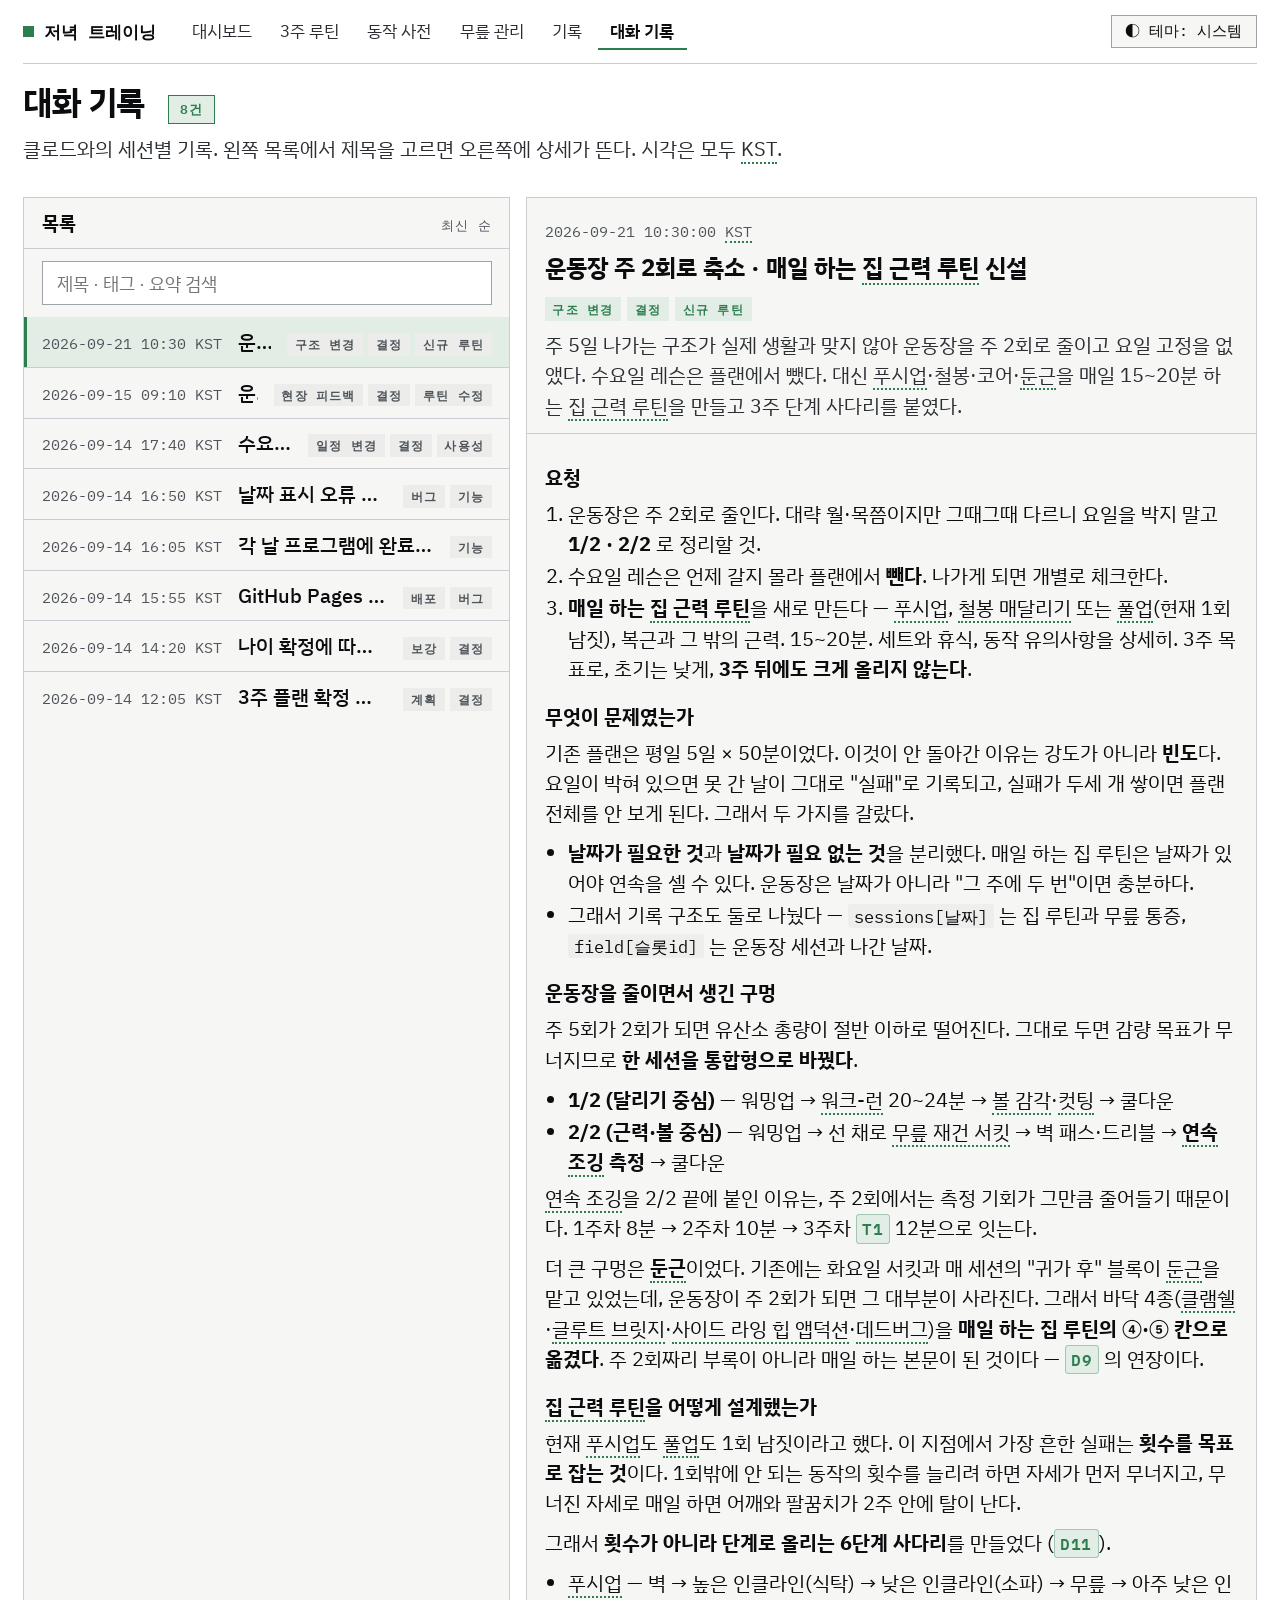
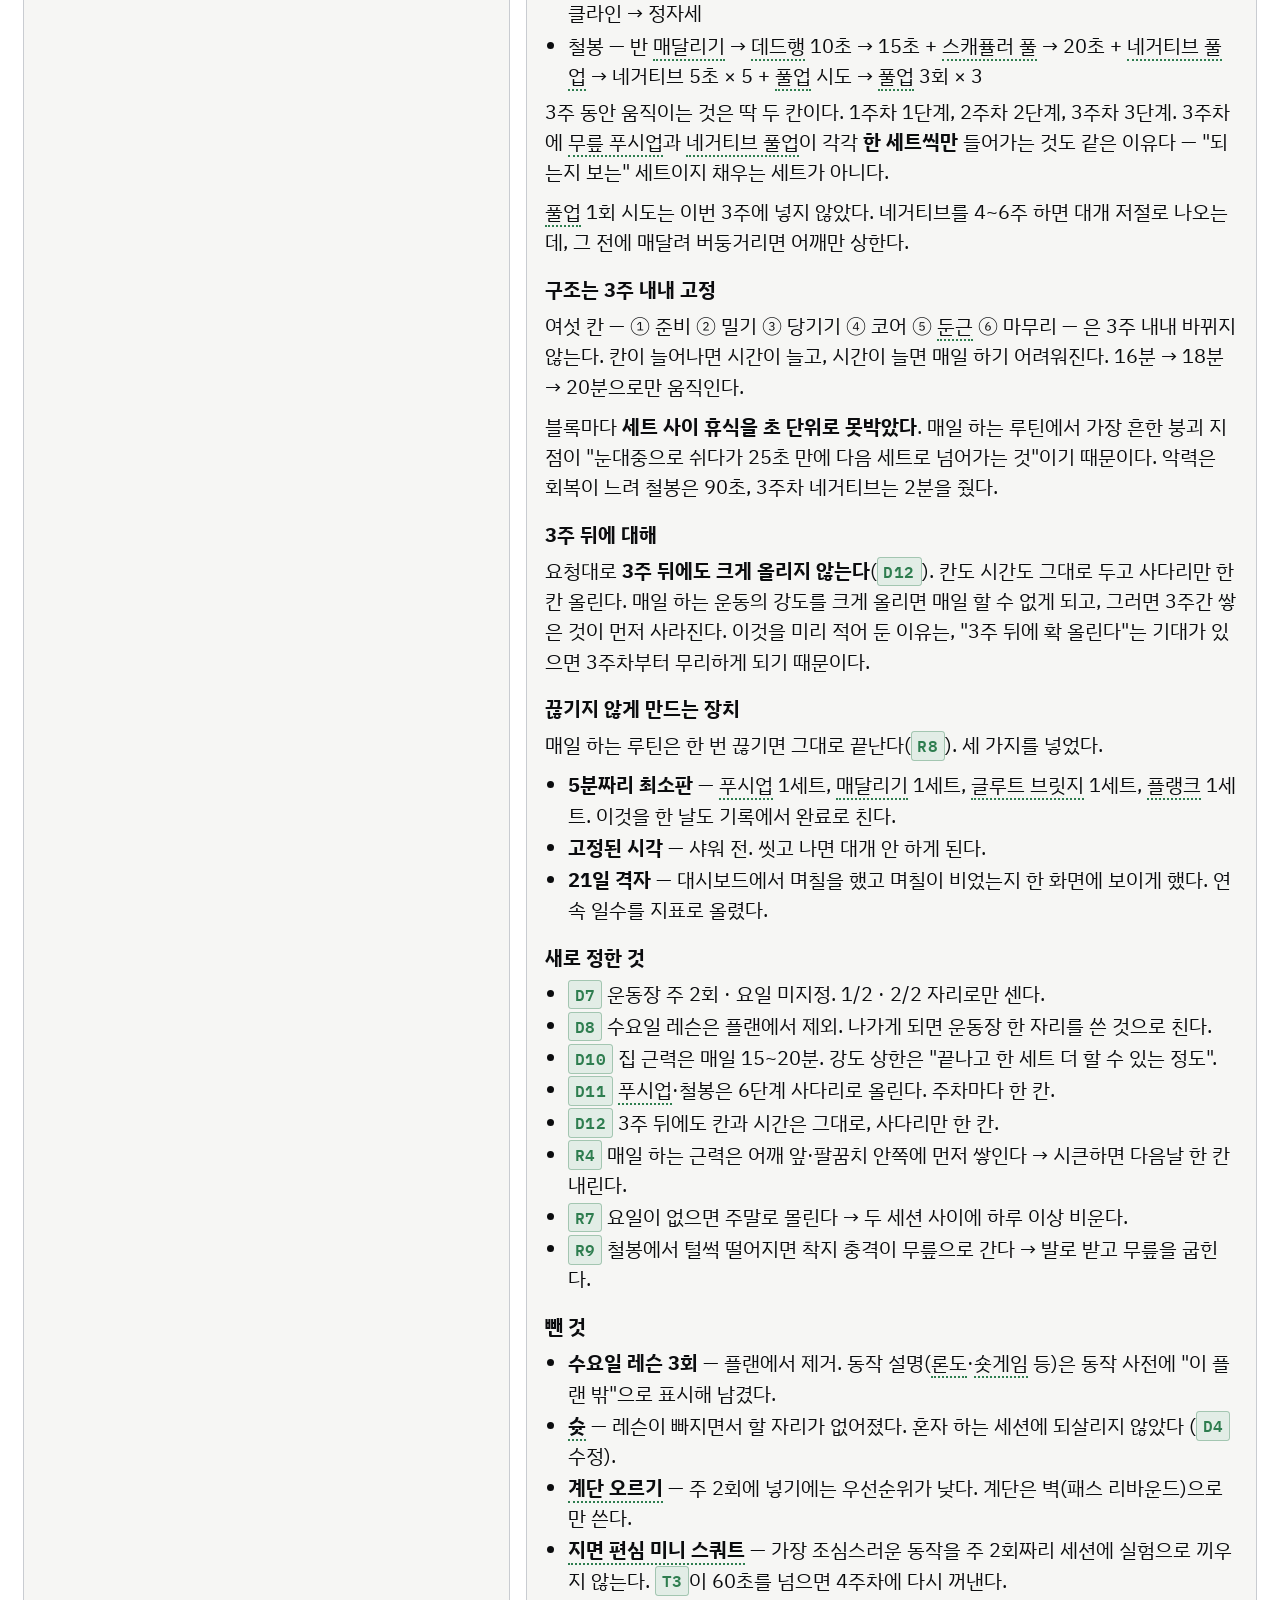
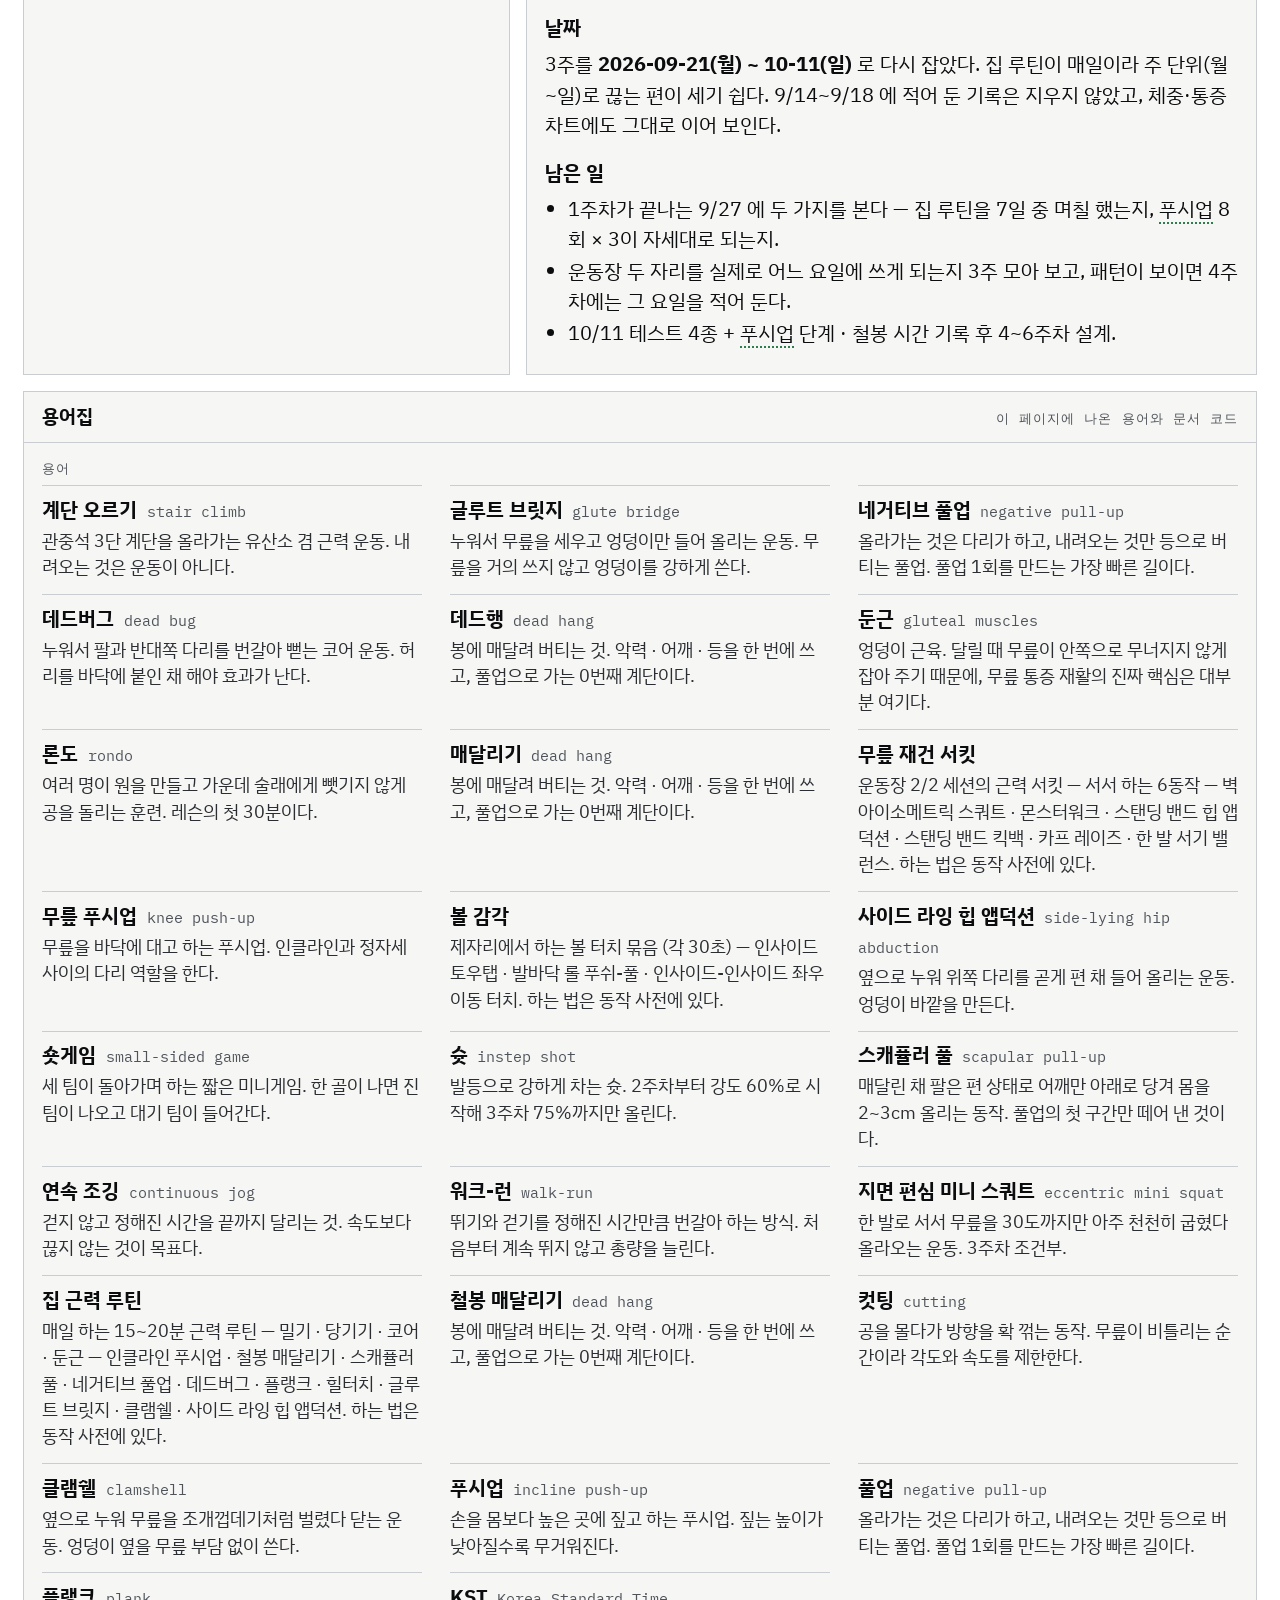
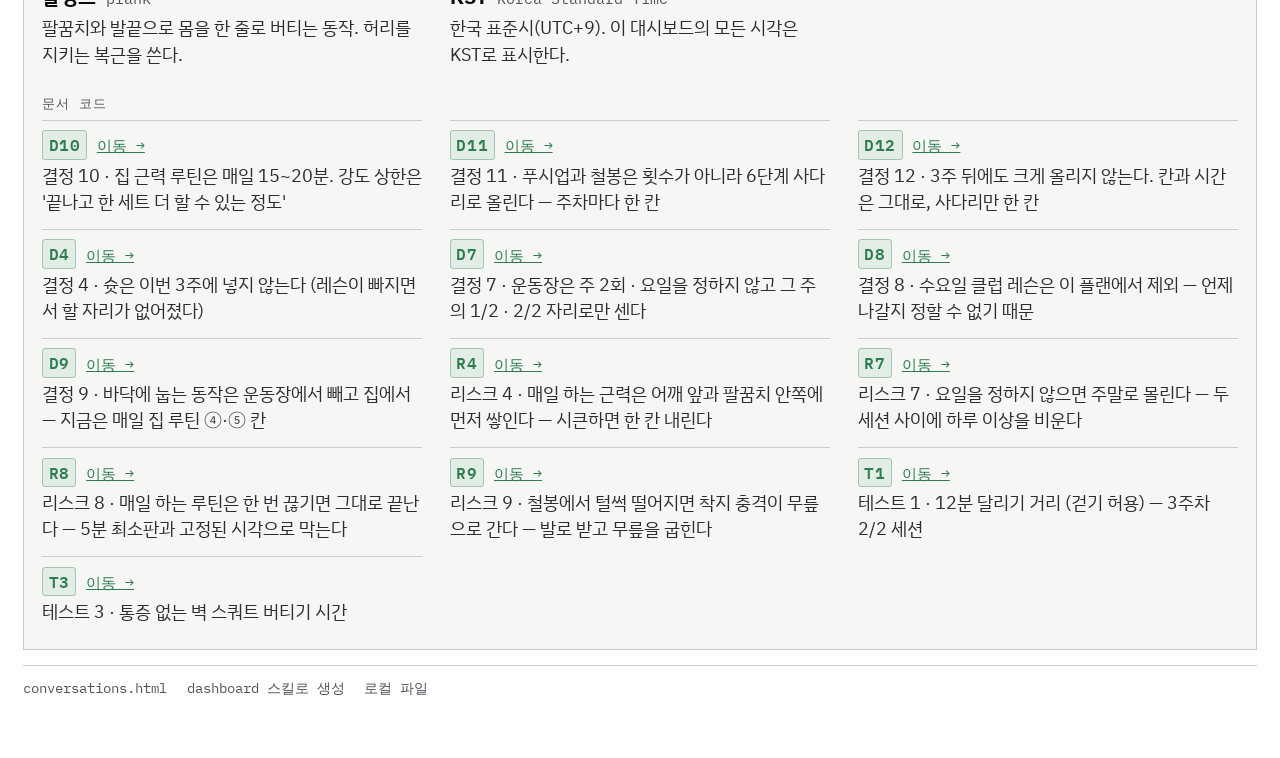
<file: _dashboard/conversations.html>
<!doctype html>
<html lang="ko" data-root="..">
<head>
<meta charset="utf-8">
<meta name="viewport" content="width=device-width, initial-scale=1">
<link rel="icon" href="../favicon.svg" type="image/svg+xml">
<link rel="icon" href="../favicon-32.png" sizes="32x32" type="image/png">
<link rel="apple-touch-icon" href="../apple-touch-icon.png">
<meta name="theme-color" content="#2E7D4F">
<title>대화 기록 · 저녁 트레이닝</title>
<script>try{var t=localStorage.getItem('db-theme');if(t&&t!=='system')document.documentElement.dataset.theme=t}catch(e){}</script>
<link rel="preconnect" href="https://fonts.googleapis.com">
<link rel="stylesheet" href="https://fonts.googleapis.com/css2?family=IBM+Plex+Sans+KR:wght@400;500;600;700&family=IBM+Plex+Mono:wght@400;500;600&display=swap">
<link rel="stylesheet" href="dashboard.css">
<link rel="stylesheet" href="overrides.css">
<style>:root{--accent:#2E7D4F}</style>
</head>
<body>
<div class="wrap">

<div class="topbar">
  <span class="proj" id="dbProject">저녁 트레이닝</span>
  <ul class="pages" id="dbPages"></ul>
  <span class="spacer"></span>
  <button class="theme" id="themeBtn" type="button" aria-label="테마 전환"><span class="ico">◐</span><span class="txt">테마: 시스템</span></button>
</div>

<header class="top">
  <h1>대화 기록</h1>
  <span class="badge accent" id="convCount">—</span>
  <p class="lede">클로드와의 세션별 기록. 왼쪽 목록에서 제목을 고르면 오른쪽에 상세가 뜬다. 시각은 모두 KST.</p>
</header>

<div class="conv-layout">
  <div class="panel">
    <div class="ph"><h2>목록</h2><span class="label">최신 순</span></div>
    <input class="search" id="convSearch" type="search" placeholder="제목 · 태그 · 요약 검색" aria-label="대화 기록 검색">
    <ul class="convs scroll" id="convList"></ul>
  </div>
  <div class="panel" id="convDetail"></div>
</div>

<section class="grid" style="margin-top:.8rem">
  <div class="panel" data-span="12" id="glossary">
    <div class="ph"><h2>용어집</h2><span class="label">이 페이지에 나온 용어와 문서 코드</span></div>
    <div class="pb"><dl class="glossary" id="glossaryList"></dl></div>
  </div>
</section>

<footer><span>conversations.html</span><span>dashboard 스킬로 생성</span><span>로컬 파일</span></footer>
</div>
<script src="pages.js"></script>
<script src="terms.js"></script>
<script src="moves.js"></script>
<script src="conversations.js"></script>
<script src="dashboard.js"></script>
<script>
DB.conversations('convList','convDetail',window.DB_CONVERSATIONS,{searchEl:'convSearch',countEl:'convCount'});
</script>
</body>
</html>
</file>
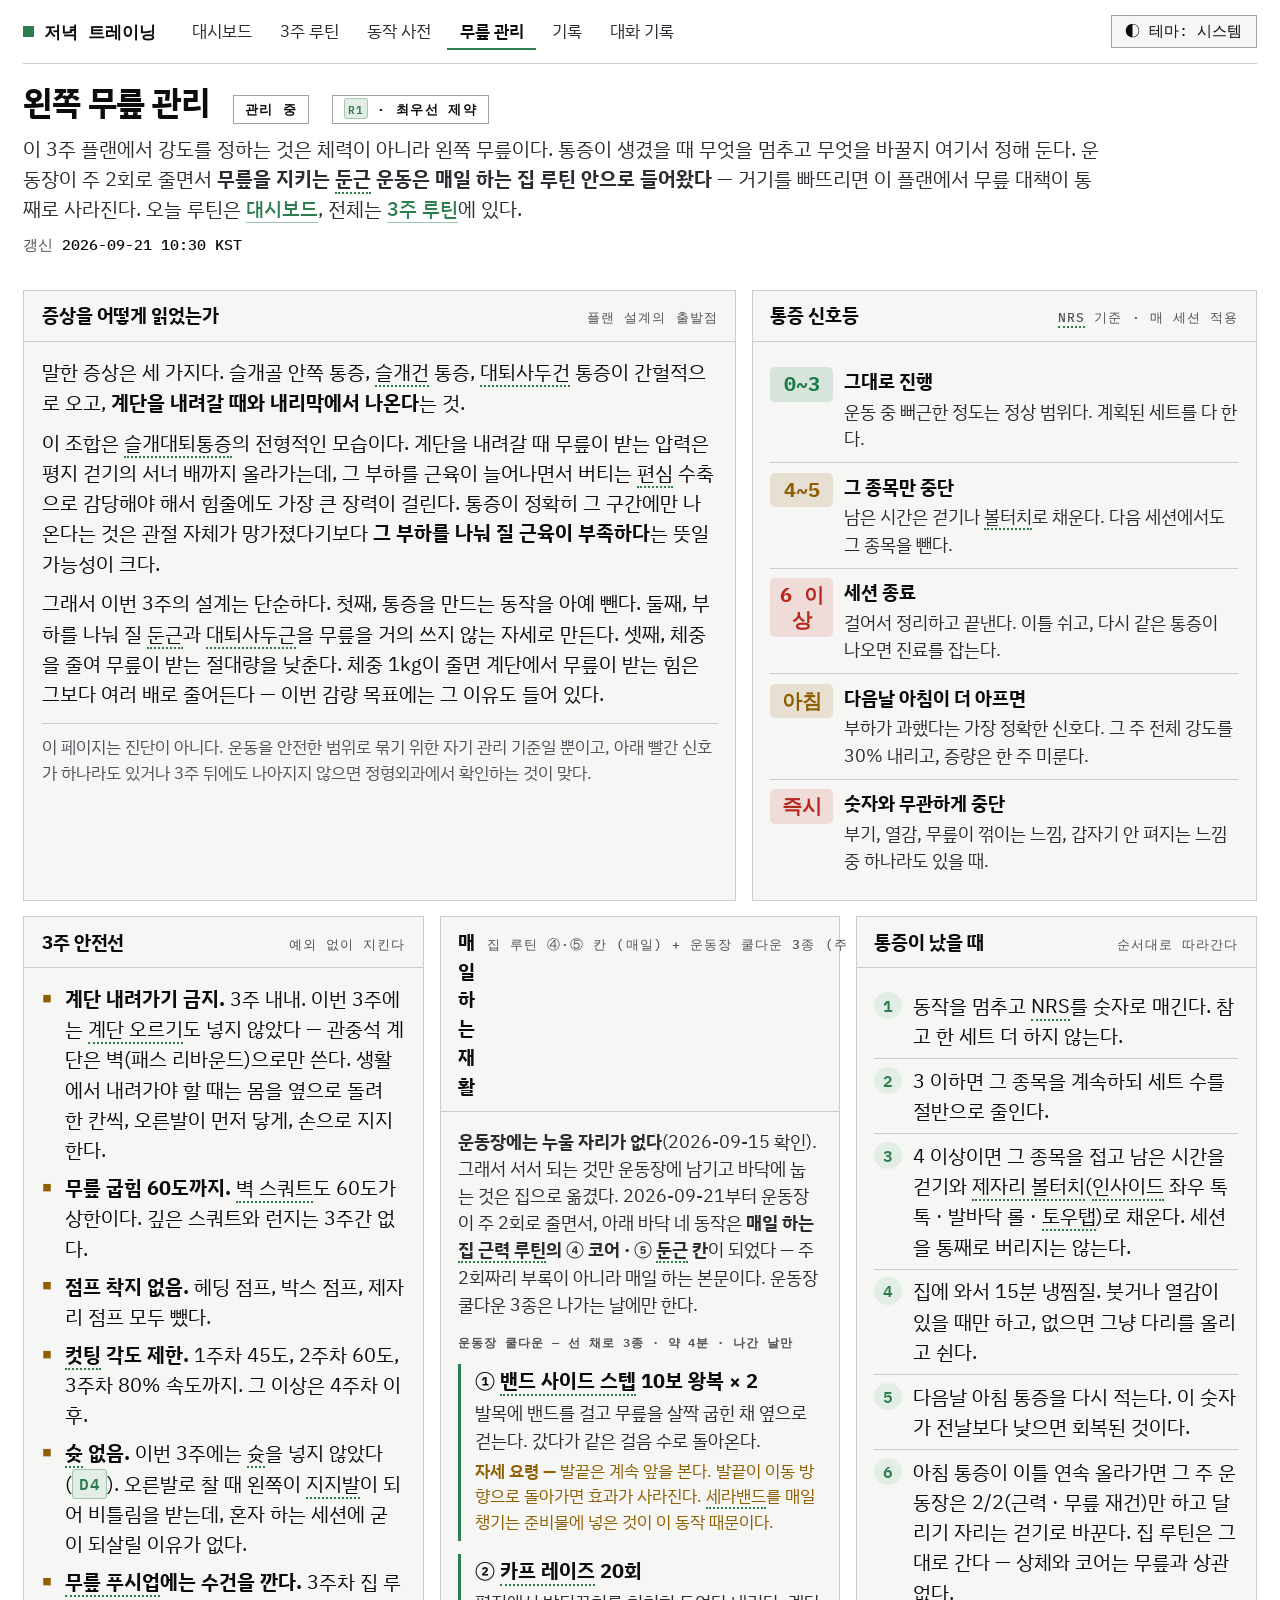
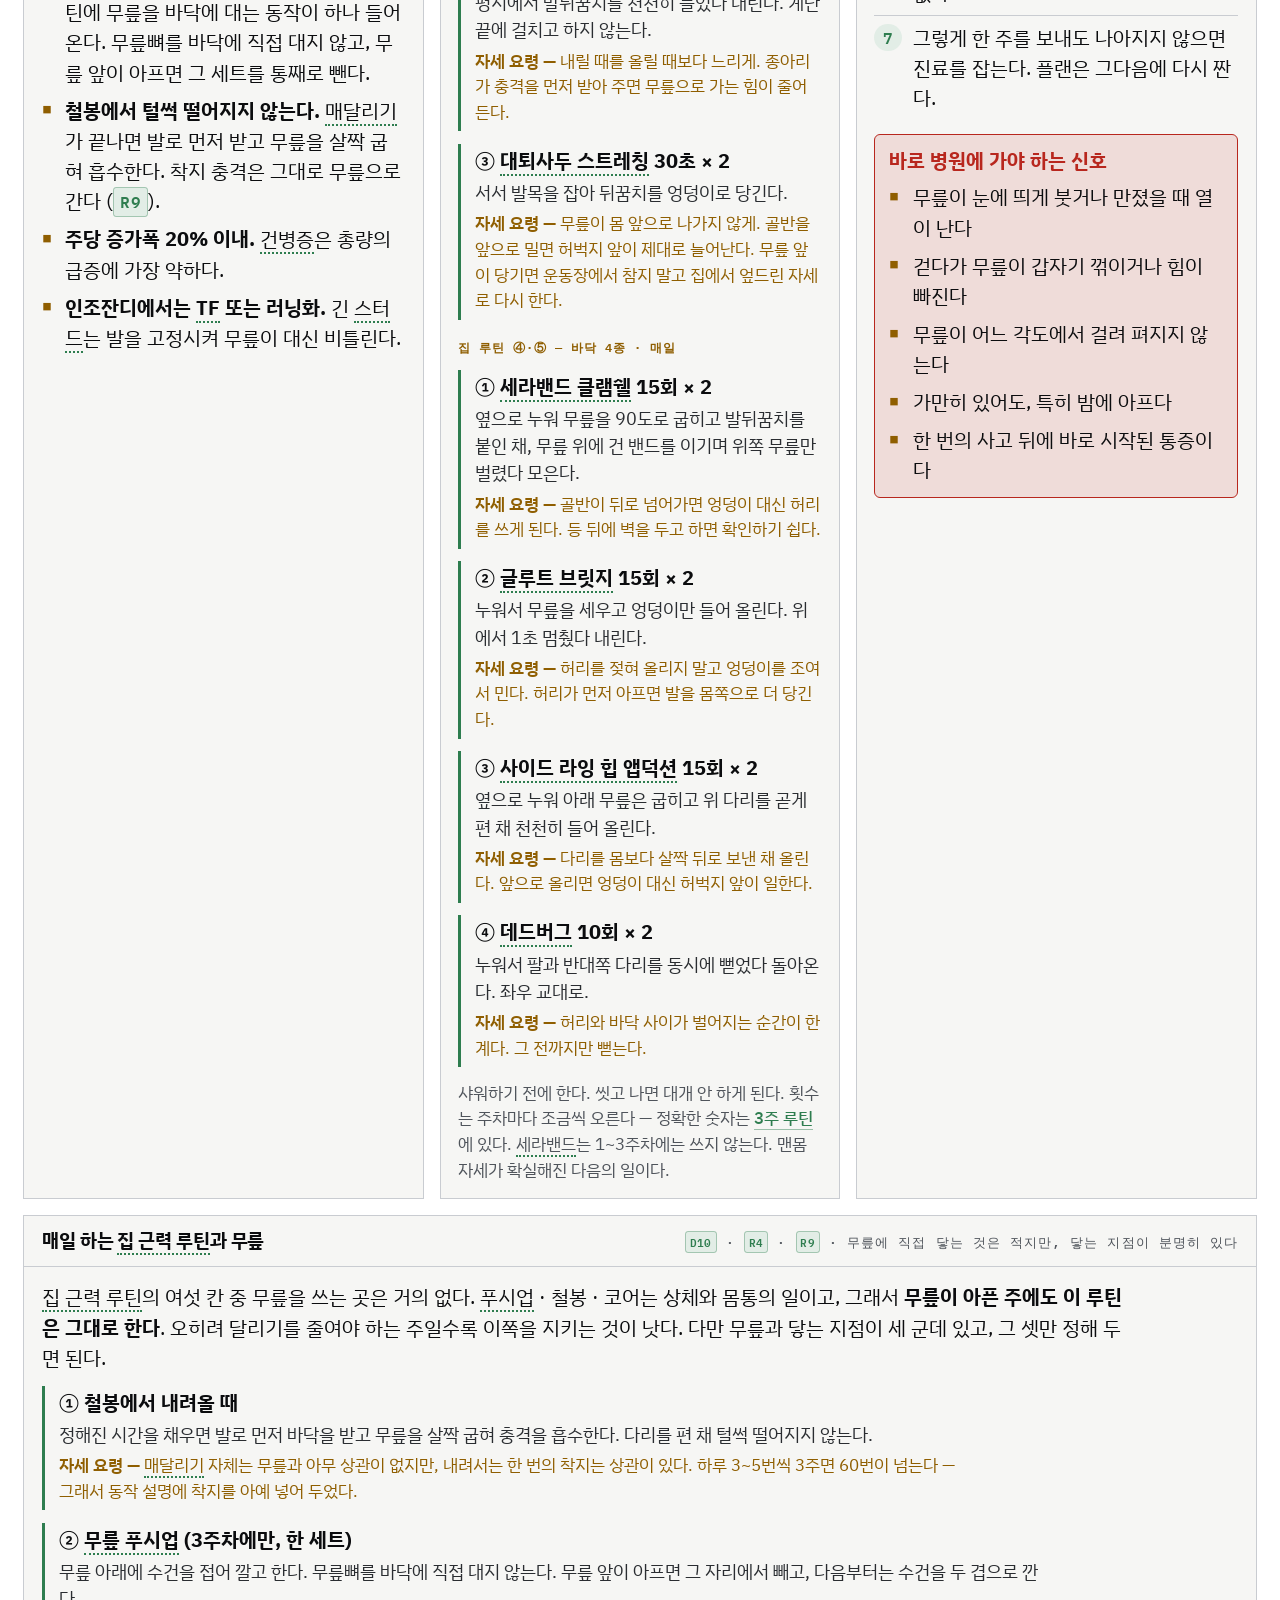
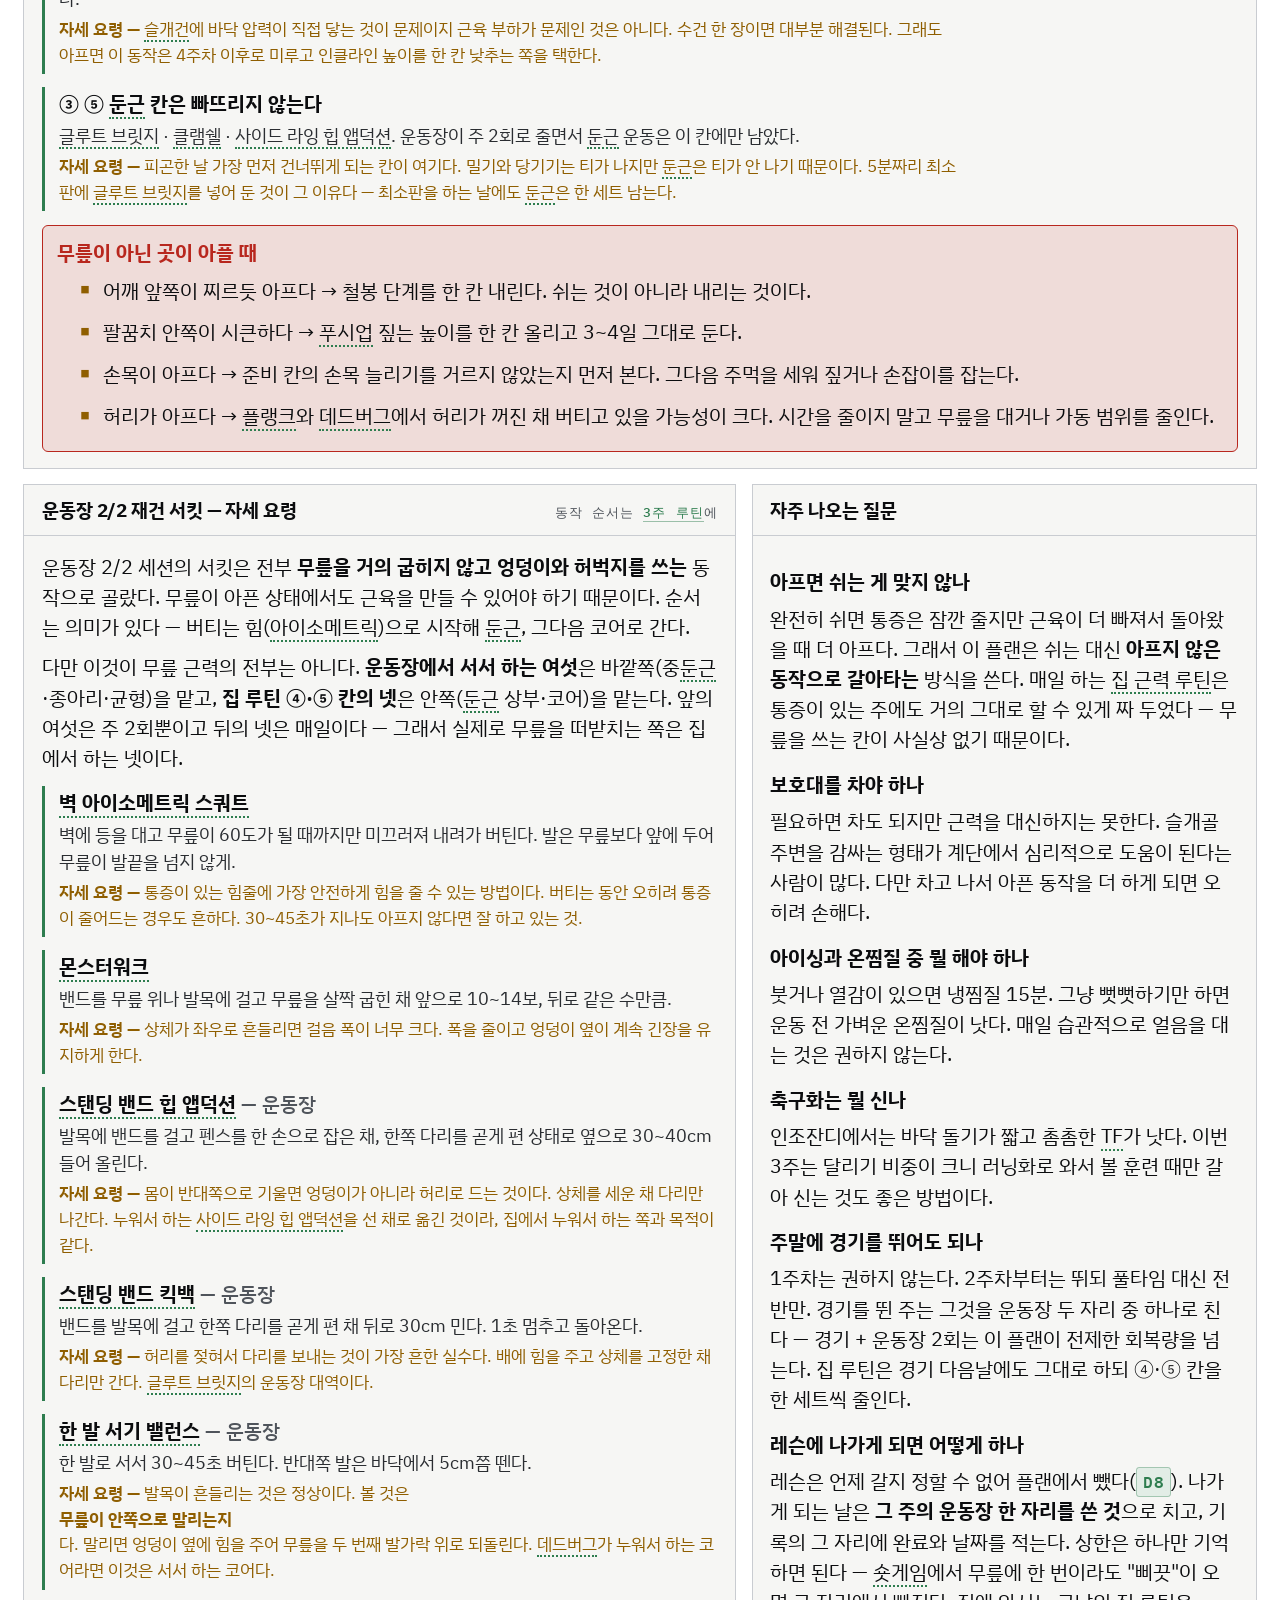
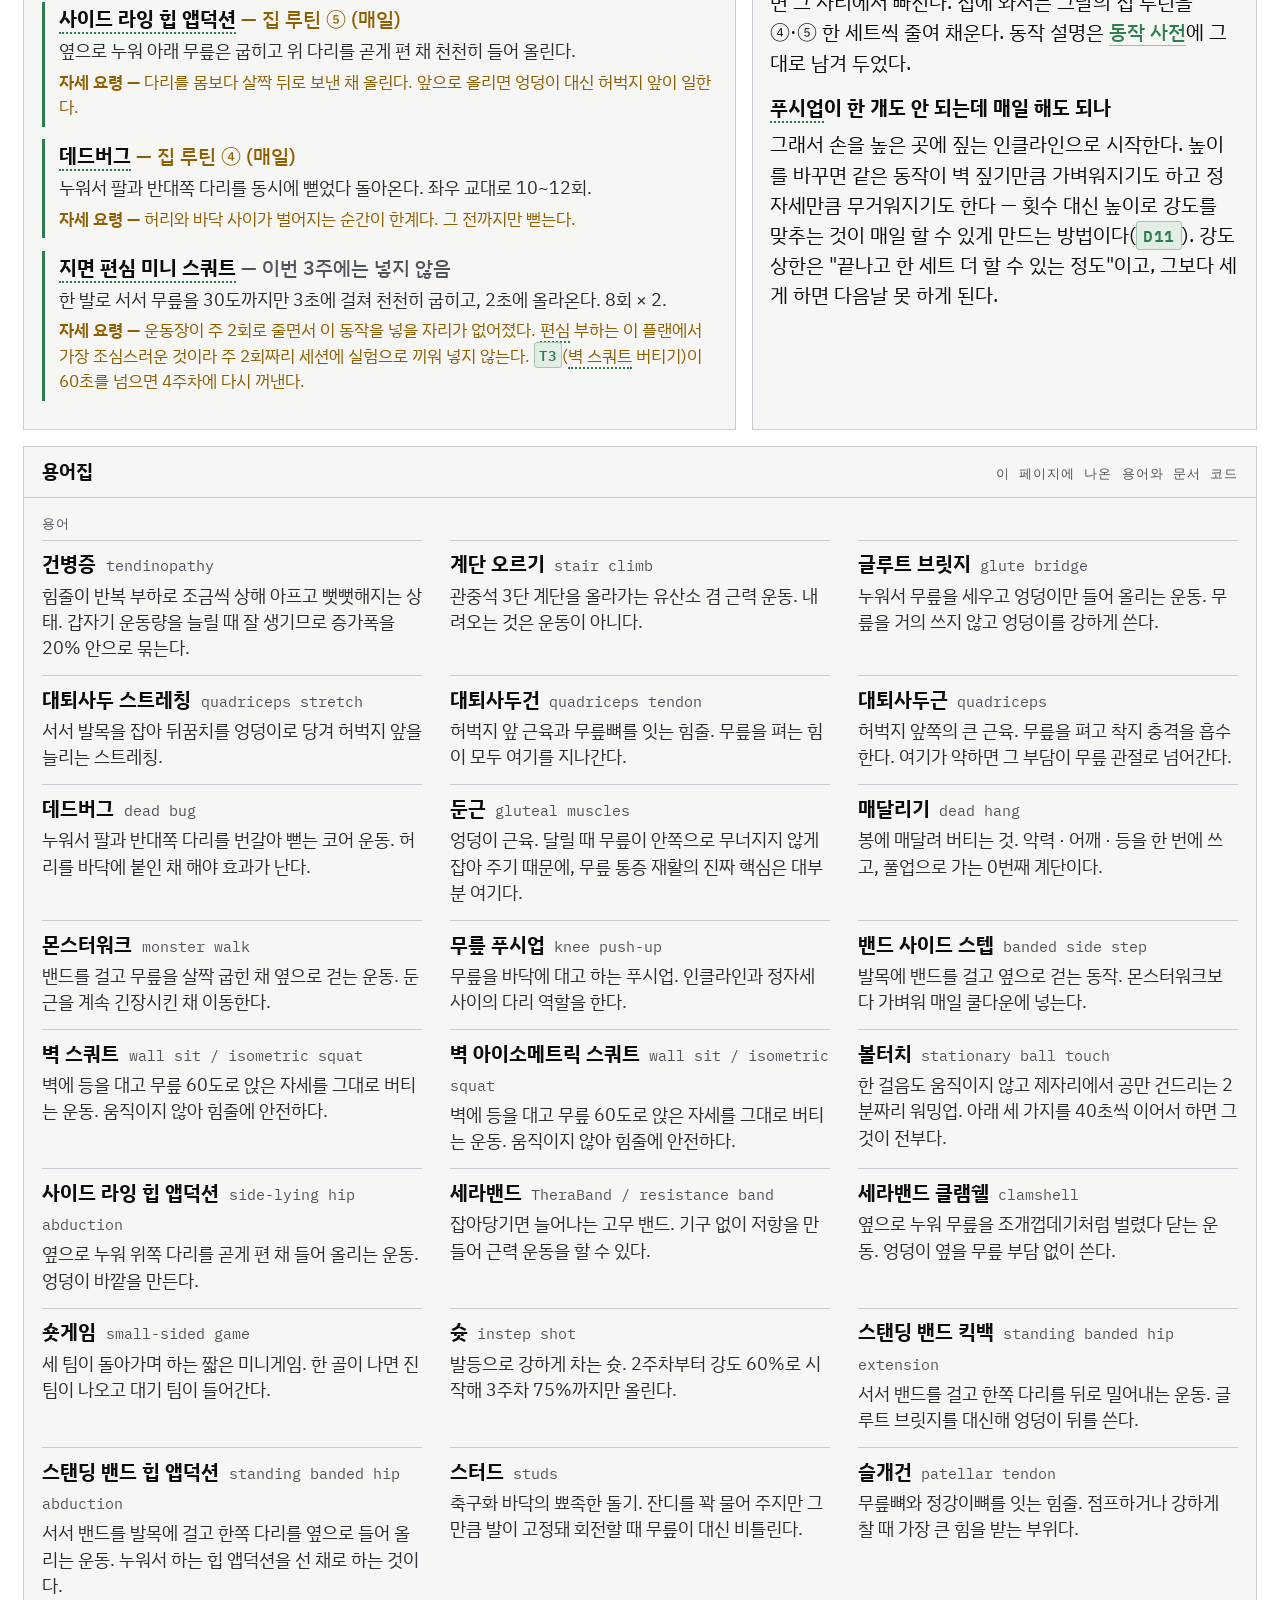
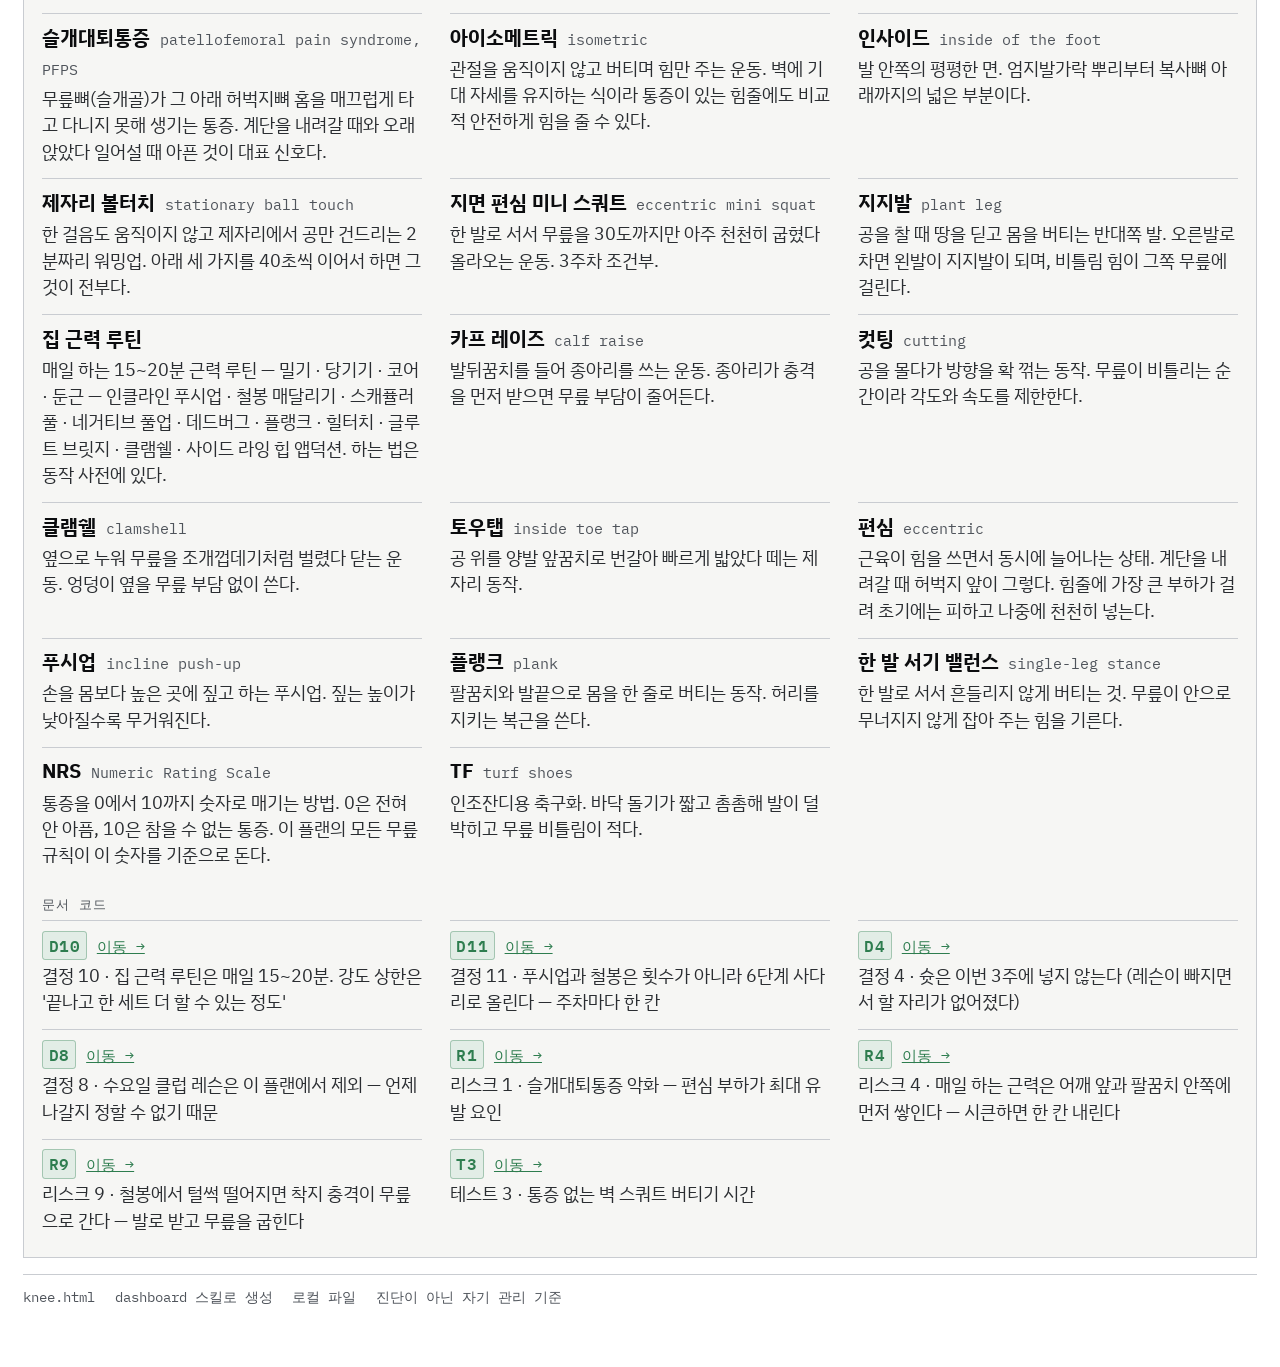
<file: _dashboard/knee.html>
<!doctype html>
<html lang="ko" data-root="..">
<head>
<meta charset="utf-8">
<meta name="viewport" content="width=device-width, initial-scale=1">
<link rel="icon" href="../favicon.svg" type="image/svg+xml">
<link rel="icon" href="../favicon-32.png" sizes="32x32" type="image/png">
<link rel="apple-touch-icon" href="../apple-touch-icon.png">
<meta name="theme-color" content="#2E7D4F">
<title>무릎 관리 · 저녁 트레이닝</title>
<script>try{var t=localStorage.getItem('db-theme');if(t&&t!=='system')document.documentElement.dataset.theme=t}catch(e){}</script>
<link rel="preconnect" href="https://fonts.googleapis.com">
<link rel="stylesheet" href="https://fonts.googleapis.com/css2?family=IBM+Plex+Sans+KR:wght@400;500;600;700&family=IBM+Plex+Mono:wght@400;500;600&display=swap">
<link rel="stylesheet" href="dashboard.css">
<link rel="stylesheet" href="overrides.css">
<style>
:root{--accent:#2E7D4F}
.sig{display:flex;gap:.6rem;align-items:flex-start;padding:.5rem 0;border-bottom:1px solid var(--line)}
.sig:last-child{border-bottom:0}
.sig .n{font:700 1.05rem/1.2 var(--mono);min-width:3.2rem;text-align:center;padding:.25rem .35rem;border-radius:5px}
.sig .n.g{background:var(--good-soft);color:var(--good)}
.sig .n.w{background:var(--warn-soft);color:var(--warn)}
.sig .n.b{background:var(--bad-soft);color:var(--bad)}
.sig b{display:block;font-size:.95rem}
.sig p{color:var(--ink-2);font-size:.9rem;margin:.1rem 0 0}
.ex{border-left:3px solid var(--accent);padding:.1rem 0 .35rem .7rem;margin:.65rem 0}
.ex b{display:block}
.ex .how{color:var(--ink-2);font-size:.9rem;margin:.15rem 0 0}
.ex .cue{font-size:.85rem;color:var(--warn);margin:.2rem 0 0}
.ex .cue::before{content:"자세 요령 — ";font-weight:600}
.flow{counter-reset:f;padding-left:0;list-style:none;margin:0}
.flow li{counter-increment:f;position:relative;padding:.35rem 0 .35rem 2rem;border-bottom:1px solid var(--line)}
.flow li:last-child{border-bottom:0}
.flow li::before{content:counter(f);position:absolute;left:0;top:.4rem;width:1.4rem;height:1.4rem;border-radius:50%;background:var(--accent-soft);color:var(--accent);font:600 .8rem/1.4rem var(--mono);text-align:center}
.red{border:1px solid var(--bad);border-radius:6px;padding:.6rem .7rem;background:var(--bad-soft)}
.red b{color:var(--bad)}
</style>
</head>
<body>
<div class="wrap">

<div class="topbar">
  <span class="proj" id="dbProject">저녁 트레이닝</span>
  <ul class="pages" id="dbPages"></ul>
  <span class="spacer"></span>
  <button class="theme" id="themeBtn" type="button" aria-label="테마 전환"><span class="ico">◐</span><span class="txt">테마: 시스템</span></button>
</div>

<header class="top">
  <h1>왼쪽 무릎 관리</h1>
  <span class="badge" data-state="관리 중">관리 중</span>
  <span class="badge">R1 · 최우선 제약</span>
  <p class="lede">이 3주 플랜에서 강도를 정하는 것은 체력이 아니라 왼쪽 무릎이다. 통증이 생겼을 때 무엇을 멈추고 무엇을 바꿀지 여기서 정해 둔다. 운동장이 주 2회로 줄면서 <b>무릎을 지키는 둔근 운동은 매일 하는 집 루틴 안으로 들어왔다</b> — 거기를 빠뜨리면 이 플랜에서 무릎 대책이 통째로 사라진다. 오늘 루틴은 <a data-page="DASHBOARD.html">대시보드</a>, 전체는 <a data-page="plan.html">3주 루틴</a>에 있다.</p>
  <div class="meta"><span>갱신 <b><time id="dbUpdated" datetime="">—</time></b></span></div>
</header>

<section class="grid">
  <div class="panel" data-span="7">
    <div class="ph"><h2>증상을 어떻게 읽었는가</h2><span class="label">플랜 설계의 출발점</span></div>
    <div class="pb prose">
      <p>말한 증상은 세 가지다. 슬개골 안쪽 통증, 슬개건 통증, 대퇴사두건 통증이 간헐적으로 오고, <b>계단을 내려갈 때와 내리막에서 나온다</b>는 것.</p>
      <p>이 조합은 슬개대퇴통증의 전형적인 모습이다. 계단을 내려갈 때 무릎이 받는 압력은 평지 걷기의 서너 배까지 올라가는데, 그 부하를 근육이 늘어나면서 버티는 편심 수축으로 감당해야 해서 힘줄에도 가장 큰 장력이 걸린다. 통증이 정확히 그 구간에만 나온다는 것은 관절 자체가 망가졌다기보다 <b>그 부하를 나눠 질 근육이 부족하다</b>는 뜻일 가능성이 크다.</p>
      <p>그래서 이번 3주의 설계는 단순하다. 첫째, 통증을 만드는 동작을 아예 뺀다. 둘째, 부하를 나눠 질 둔근과 대퇴사두근을 무릎을 거의 쓰지 않는 자세로 만든다. 셋째, 체중을 줄여 무릎이 받는 절대량을 낮춘다. 체중 1kg이 줄면 계단에서 무릎이 받는 힘은 그보다 여러 배로 줄어든다 — 이번 감량 목표에는 그 이유도 들어 있다.</p>
      <p class="no-tip" style="color:var(--muted);font-size:.87rem;border-top:1px solid var(--line);padding-top:.5rem;margin-top:.7rem">이 페이지는 진단이 아니다. 운동을 안전한 범위로 묶기 위한 자기 관리 기준일 뿐이고, 아래 빨간 신호가 하나라도 있거나 3주 뒤에도 나아지지 않으면 정형외과에서 확인하는 것이 맞다.</p>
    </div>
  </div>
  <div class="panel" data-span="5">
    <div class="ph"><h2>통증 신호등</h2><span class="label">NRS 기준 · 매 세션 적용</span></div>
    <div class="pb">
      <div class="sig"><span class="n g">0~3</span><div><b>그대로 진행</b><p>운동 중 뻐근한 정도는 정상 범위다. 계획된 세트를 다 한다.</p></div></div>
      <div class="sig"><span class="n w">4~5</span><div><b>그 종목만 중단</b><p>남은 시간은 걷기나 볼터치로 채운다. 다음 세션에서도 그 종목을 뺀다.</p></div></div>
      <div class="sig"><span class="n b">6 이상</span><div><b>세션 종료</b><p>걸어서 정리하고 끝낸다. 이틀 쉬고, 다시 같은 통증이 나오면 진료를 잡는다.</p></div></div>
      <div class="sig"><span class="n w">아침</span><div><b>다음날 아침이 더 아프면</b><p>부하가 과했다는 가장 정확한 신호다. 그 주 전체 강도를 30% 내리고, 증량은 한 주 미룬다.</p></div></div>
      <div class="sig"><span class="n b">즉시</span><div><b>숫자와 무관하게 중단</b><p>부기, 열감, 무릎이 꺾이는 느낌, 갑자기 안 펴지는 느낌 중 하나라도 있을 때.</p></div></div>
    </div>
  </div>
</section>

<section class="grid">
  <div class="panel" data-span="4">
    <div class="ph"><h2>3주 안전선</h2><span class="label">예외 없이 지킨다</span></div>
    <div class="pb">
      <ul class="rules">
        <li><b>계단 내려가기 금지.</b> 3주 내내. 이번 3주에는 계단 오르기도 넣지 않았다 — 관중석 계단은 벽(패스 리바운드)으로만 쓴다. 생활에서 내려가야 할 때는 몸을 옆으로 돌려 한 칸씩, 오른발이 먼저 닿게, 손으로 지지한다.</li>
        <li><b>무릎 굽힘 60도까지.</b> 벽 스쿼트도 60도가 상한이다. 깊은 스쿼트와 런지는 3주간 없다.</li>
        <li><b>점프 착지 없음.</b> 헤딩 점프, 박스 점프, 제자리 점프 모두 뺐다.</li>
        <li><b>컷팅 각도 제한.</b> 1주차 45도, 2주차 60도, 3주차 80% 속도까지. 그 이상은 4주차 이후.</li>
        <li><b>슛 없음.</b> 이번 3주에는 슛을 넣지 않았다 (D4). 오른발로 찰 때 왼쪽이 지지발이 되어 비틀림을 받는데, 혼자 하는 세션에 굳이 되살릴 이유가 없다.</li>
        <li><b>무릎 푸시업에는 수건을 깐다.</b> 3주차 집 루틴에 무릎을 바닥에 대는 동작이 하나 들어온다. 무릎뼈를 바닥에 직접 대지 않고, 무릎 앞이 아프면 그 세트를 통째로 뺀다.</li>
        <li><b>철봉에서 털썩 떨어지지 않는다.</b> 매달리기가 끝나면 발로 먼저 받고 무릎을 살짝 굽혀 흡수한다. 착지 충격은 그대로 무릎으로 간다 (R9).</li>
        <li><b>주당 증가폭 20% 이내.</b> 건병증은 총량의 급증에 가장 약하다.</li>
        <li><b>인조잔디에서는 TF 또는 러닝화.</b> 긴 스터드는 발을 고정시켜 무릎이 대신 비틀린다.</li>
      </ul>
    </div>
  </div>
  <div class="panel" data-span="4">
    <div class="ph"><h2>매일 하는 재활</h2><span class="label">집 루틴 ④·⑤ 칸 (매일) + 운동장 쿨다운 3종 (주 2회)</span></div>
    <div class="pb">
      <p style="color:var(--ink-2);font-size:.9rem;margin:0 0 .5rem"><b>운동장에는 누울 자리가 없다</b>(2026-09-15 확인). 그래서 서서 되는 것만 운동장에 남기고 바닥에 눕는 것은 집으로 옮겼다. 2026-09-21부터 운동장이 주 2회로 줄면서, 아래 바닥 네 동작은 <b>매일 하는 집 근력 루틴의 ④ 코어 · ⑤ 둔근 칸</b>이 되었다 — 주 2회짜리 부록이 아니라 매일 하는 본문이다. 운동장 쿨다운 3종은 나가는 날에만 한다.</p>
      <p class="lab" style="font:600 .62rem var(--mono);letter-spacing:.08em;color:var(--muted);margin:.7rem 0 .2rem">운동장 쿨다운 — 선 채로 3종 · 약 4분 · 나간 날만</p>
      <div class="ex"><b>① 밴드 사이드 스텝 10보 왕복 × 2</b>
        <p class="how">발목에 밴드를 걸고 무릎을 살짝 굽힌 채 옆으로 걷는다. 갔다가 같은 걸음 수로 돌아온다.</p>
        <p class="cue">발끝은 계속 앞을 본다. 발끝이 이동 방향으로 돌아가면 효과가 사라진다. 세라밴드를 매일 챙기는 준비물에 넣은 것이 이 동작 때문이다.</p></div>
      <div class="ex"><b>② 카프 레이즈 20회</b>
        <p class="how">평지에서 발뒤꿈치를 천천히 들었다 내린다. 계단 끝에 걸치고 하지 않는다.</p>
        <p class="cue">내릴 때를 올릴 때보다 느리게. 종아리가 충격을 먼저 받아 주면 무릎으로 가는 힘이 줄어든다.</p></div>
      <div class="ex"><b>③ 대퇴사두 스트레칭 30초 × 2</b>
        <p class="how">서서 발목을 잡아 뒤꿈치를 엉덩이로 당긴다.</p>
        <p class="cue">무릎이 몸 앞으로 나가지 않게. 골반을 앞으로 밀면 허벅지 앞이 제대로 늘어난다. 무릎 앞이 당기면 운동장에서 참지 말고 집에서 엎드린 자세로 다시 한다.</p></div>
      <p class="lab" style="font:600 .62rem var(--mono);letter-spacing:.08em;color:var(--warn);margin:.9rem 0 .2rem">집 루틴 ④·⑤ — 바닥 4종 · 매일</p>
      <div class="ex"><b>① 세라밴드 클램쉘 15회 × 2</b>
        <p class="how">옆으로 누워 무릎을 90도로 굽히고 발뒤꿈치를 붙인 채, 무릎 위에 건 밴드를 이기며 위쪽 무릎만 벌렸다 모은다.</p>
        <p class="cue">골반이 뒤로 넘어가면 엉덩이 대신 허리를 쓰게 된다. 등 뒤에 벽을 두고 하면 확인하기 쉽다.</p></div>
      <div class="ex"><b>② 글루트 브릿지 15회 × 2</b>
        <p class="how">누워서 무릎을 세우고 엉덩이만 들어 올린다. 위에서 1초 멈췄다 내린다.</p>
        <p class="cue">허리를 젖혀 올리지 말고 엉덩이를 조여서 민다. 허리가 먼저 아프면 발을 몸쪽으로 더 당긴다.</p></div>
      <div class="ex"><b>③ 사이드 라잉 힙 앱덕션 15회 × 2</b>
        <p class="how">옆으로 누워 아래 무릎은 굽히고 위 다리를 곧게 편 채 천천히 들어 올린다.</p>
        <p class="cue">다리를 몸보다 살짝 뒤로 보낸 채 올린다. 앞으로 올리면 엉덩이 대신 허벅지 앞이 일한다.</p></div>
      <div class="ex"><b>④ 데드버그 10회 × 2</b>
        <p class="how">누워서 팔과 반대쪽 다리를 동시에 뻗었다 돌아온다. 좌우 교대로.</p>
        <p class="cue">허리와 바닥 사이가 벌어지는 순간이 한계다. 그 전까지만 뻗는다.</p></div>
      <p style="color:var(--muted);font-size:.85rem;margin:.6rem 0 0">샤워하기 전에 한다. 씻고 나면 대개 안 하게 된다. 횟수는 주차마다 조금씩 오른다 — 정확한 숫자는 <a data-page="plan.html#home">3주 루틴</a>에 있다. 세라밴드는 1~3주차에는 쓰지 않는다. 맨몸 자세가 확실해진 다음의 일이다.</p>
    </div>
  </div>
  <div class="panel" data-span="4">
    <div class="ph"><h2>통증이 났을 때</h2><span class="label">순서대로 따라간다</span></div>
    <div class="pb">
      <ol class="flow">
        <li>동작을 멈추고 NRS를 숫자로 매긴다. 참고 한 세트 더 하지 않는다.</li>
        <li>3 이하면 그 종목을 계속하되 세트 수를 절반으로 줄인다.</li>
        <li>4 이상이면 그 종목을 접고 남은 시간을 걷기와 제자리 볼터치(인사이드 좌우 톡톡 · 발바닥 롤 · 토우탭)로 채운다. 세션을 통째로 버리지는 않는다.</li>
        <li>집에 와서 15분 냉찜질. 붓거나 열감이 있을 때만 하고, 없으면 그냥 다리를 올리고 쉰다.</li>
        <li>다음날 아침 통증을 다시 적는다. 이 숫자가 전날보다 낮으면 회복된 것이다.</li>
        <li>아침 통증이 이틀 연속 올라가면 그 주 운동장은 2/2(근력 · 무릎 재건)만 하고 달리기 자리는 걷기로 바꾼다. 집 루틴은 그대로 간다 — 상체와 코어는 무릎과 상관없다.</li>
        <li>그렇게 한 주를 보내도 나아지지 않으면 진료를 잡는다. 플랜은 그다음에 다시 짠다.</li>
      </ol>
      <div class="red" style="margin-top:.7rem">
        <b>바로 병원에 가야 하는 신호</b>
        <ul class="rules" style="margin-top:.3rem">
          <li>무릎이 눈에 띄게 붓거나 만졌을 때 열이 난다</li>
          <li>걷다가 무릎이 갑자기 꺾이거나 힘이 빠진다</li>
          <li>무릎이 어느 각도에서 걸려 펴지지 않는다</li>
          <li>가만히 있어도, 특히 밤에 아프다</li>
          <li>한 번의 사고 뒤에 바로 시작된 통증이다</li>
        </ul>
      </div>
    </div>
  </div>
</section>

<!-- ── 매일 하는 근력과 무릎 ── -->
<section class="grid">
  <div class="panel" data-span="12">
    <div class="ph"><h2>매일 하는 집 근력 루틴과 무릎</h2><span class="label">D10 · R4 · R9 · 무릎에 직접 닿는 것은 적지만, 닿는 지점이 분명히 있다</span></div>
    <div class="pb prose">
      <p>집 근력 루틴의 여섯 칸 중 무릎을 쓰는 곳은 거의 없다. 푸시업 · 철봉 · 코어는 상체와 몸통의 일이고, 그래서 <b>무릎이 아픈 주에도 이 루틴은 그대로 한다</b>. 오히려 달리기를 줄여야 하는 주일수록 이쪽을 지키는 것이 낫다. 다만 무릎과 닿는 지점이 세 군데 있고, 그 셋만 정해 두면 된다.</p>
      <div class="ex"><b>① 철봉에서 내려올 때</b>
        <p class="how">정해진 시간을 채우면 발로 먼저 바닥을 받고 무릎을 살짝 굽혀 충격을 흡수한다. 다리를 편 채 털썩 떨어지지 않는다.</p>
        <p class="cue">매달리기 자체는 무릎과 아무 상관이 없지만, 내려서는 한 번의 착지는 상관이 있다. 하루 3~5번씩 3주면 60번이 넘는다 — 그래서 동작 설명에 착지를 아예 넣어 두었다.</p></div>
      <div class="ex"><b>② 무릎 푸시업 (3주차에만, 한 세트)</b>
        <p class="how">무릎 아래에 수건을 접어 깔고 한다. 무릎뼈를 바닥에 직접 대지 않는다. 무릎 앞이 아프면 그 자리에서 빼고, 다음부터는 수건을 두 겹으로 깐다.</p>
        <p class="cue">슬개건에 바닥 압력이 직접 닿는 것이 문제이지 근육 부하가 문제인 것은 아니다. 수건 한 장이면 대부분 해결된다. 그래도 아프면 이 동작은 4주차 이후로 미루고 인클라인 높이를 한 칸 낮추는 쪽을 택한다.</p></div>
      <div class="ex"><b>③ ⑤ 둔근 칸은 빠뜨리지 않는다</b>
        <p class="how">글루트 브릿지 · 클램쉘 · 사이드 라잉 힙 앱덕션. 운동장이 주 2회로 줄면서 둔근 운동은 이 칸에만 남았다.</p>
        <p class="cue">피곤한 날 가장 먼저 건너뛰게 되는 칸이 여기다. 밀기와 당기기는 티가 나지만 둔근은 티가 안 나기 때문이다. 5분짜리 최소판에 글루트 브릿지를 넣어 둔 것이 그 이유다 — 최소판을 하는 날에도 둔근은 한 세트 남는다.</p></div>
      <div class="red" style="margin-top:.7rem">
        <b>무릎이 아닌 곳이 아플 때</b>
        <ul class="rules" style="margin-top:.3rem">
          <li>어깨 앞쪽이 찌르듯 아프다 → 철봉 단계를 한 칸 내린다. 쉬는 것이 아니라 내리는 것이다.</li>
          <li>팔꿈치 안쪽이 시큰하다 → 푸시업 짚는 높이를 한 칸 올리고 3~4일 그대로 둔다.</li>
          <li>손목이 아프다 → 준비 칸의 손목 늘리기를 거르지 않았는지 먼저 본다. 그다음 주먹을 세워 짚거나 손잡이를 잡는다.</li>
          <li>허리가 아프다 → 플랭크와 데드버그에서 허리가 꺼진 채 버티고 있을 가능성이 크다. 시간을 줄이지 말고 무릎을 대거나 가동 범위를 줄인다.</li>
        </ul>
      </div>
    </div>
  </div>
</section>

<section class="grid">
  <div class="panel" data-span="7">
    <div class="ph"><h2>운동장 2/2 재건 서킷 — 자세 요령</h2><span class="label">동작 순서는 <a data-page="plan.html">3주 루틴</a>에</span></div>
    <div class="pb prose">
      <p>운동장 2/2 세션의 서킷은 전부 <b>무릎을 거의 굽히지 않고 엉덩이와 허벅지를 쓰는</b> 동작으로 골랐다. 무릎이 아픈 상태에서도 근육을 만들 수 있어야 하기 때문이다. 순서는 의미가 있다 — 버티는 힘(아이소메트릭)으로 시작해 둔근, 그다음 코어로 간다.</p>
      <p>다만 이것이 무릎 근력의 전부는 아니다. <b>운동장에서 서서 하는 여섯</b>은 바깥쪽(중둔근·종아리·균형)을 맡고, <b>집 루틴 ④·⑤ 칸의 넷</b>은 안쪽(둔근 상부·코어)을 맡는다. 앞의 여섯은 주 2회뿐이고 뒤의 넷은 매일이다 — 그래서 실제로 무릎을 떠받치는 쪽은 집에서 하는 넷이다.</p>
      <div class="ex"><b>벽 아이소메트릭 스쿼트</b>
        <p class="how">벽에 등을 대고 무릎이 60도가 될 때까지만 미끄러져 내려가 버틴다. 발은 무릎보다 앞에 두어 무릎이 발끝을 넘지 않게.</p>
        <p class="cue">통증이 있는 힘줄에 가장 안전하게 힘을 줄 수 있는 방법이다. 버티는 동안 오히려 통증이 줄어드는 경우도 흔하다. 30~45초가 지나도 아프지 않다면 잘 하고 있는 것.</p></div>
      <div class="ex"><b>몬스터워크</b>
        <p class="how">밴드를 무릎 위나 발목에 걸고 무릎을 살짝 굽힌 채 앞으로 10~14보, 뒤로 같은 수만큼.</p>
        <p class="cue">상체가 좌우로 흔들리면 걸음 폭이 너무 크다. 폭을 줄이고 엉덩이 옆이 계속 긴장을 유지하게 한다.</p></div>
      <div class="ex"><b>스탠딩 밴드 힙 앱덕션 <span style="font-weight:500;color:var(--muted)">— 운동장</span></b>
        <p class="how">발목에 밴드를 걸고 펜스를 한 손으로 잡은 채, 한쪽 다리를 곧게 편 상태로 옆으로 30~40cm 들어 올린다.</p>
        <p class="cue">몸이 반대쪽으로 기울면 엉덩이가 아니라 허리로 드는 것이다. 상체를 세운 채 다리만 나간다. 누워서 하는 사이드 라잉 힙 앱덕션을 선 채로 옮긴 것이라, 집에서 누워서 하는 쪽과 목적이 같다.</p></div>
      <div class="ex"><b>스탠딩 밴드 킥백 <span style="font-weight:500;color:var(--muted)">— 운동장</span></b>
        <p class="how">밴드를 발목에 걸고 한쪽 다리를 곧게 편 채 뒤로 30cm 민다. 1초 멈추고 돌아온다.</p>
        <p class="cue">허리를 젖혀서 다리를 보내는 것이 가장 흔한 실수다. 배에 힘을 주고 상체를 고정한 채 다리만 간다. 글루트 브릿지의 운동장 대역이다.</p></div>
      <div class="ex"><b>한 발 서기 밸런스 <span style="font-weight:500;color:var(--muted)">— 운동장</span></b>
        <p class="how">한 발로 서서 30~45초 버틴다. 반대쪽 발은 바닥에서 5cm쯤 뗀다.</p>
        <p class="cue">발목이 흔들리는 것은 정상이다. 볼 것은 <b>무릎이 안쪽으로 말리는지</b>다. 말리면 엉덩이 옆에 힘을 주어 무릎을 두 번째 발가락 위로 되돌린다. 데드버그가 누워서 하는 코어라면 이것은 서서 하는 코어다.</p></div>
      <div class="ex"><b>사이드 라잉 힙 앱덕션 <span style="font-weight:500;color:var(--warn)">— 집 루틴 ⑤ (매일)</span></b>
        <p class="how">옆으로 누워 아래 무릎은 굽히고 위 다리를 곧게 편 채 천천히 들어 올린다.</p>
        <p class="cue">다리를 몸보다 살짝 뒤로 보낸 채 올린다. 앞으로 올리면 엉덩이 대신 허벅지 앞이 일한다.</p></div>
      <div class="ex"><b>데드버그 <span style="font-weight:500;color:var(--warn)">— 집 루틴 ④ (매일)</span></b>
        <p class="how">누워서 팔과 반대쪽 다리를 동시에 뻗었다 돌아온다. 좌우 교대로 10~12회.</p>
        <p class="cue">허리와 바닥 사이가 벌어지는 순간이 한계다. 그 전까지만 뻗는다.</p></div>
      <div class="ex"><b>지면 편심 미니 스쿼트 <span style="font-weight:500;color:var(--muted)">— 이번 3주에는 넣지 않음</span></b>
        <p class="how">한 발로 서서 무릎을 30도까지만 3초에 걸쳐 천천히 굽히고, 2초에 올라온다. 8회 × 2.</p>
        <p class="cue">운동장이 주 2회로 줄면서 이 동작을 넣을 자리가 없어졌다. 편심 부하는 이 플랜에서 가장 조심스러운 것이라 주 2회짜리 세션에 실험으로 끼워 넣지 않는다. T3(벽 스쿼트 버티기)이 60초를 넘으면 4주차에 다시 꺼낸다.</p></div>
    </div>
  </div>
  <div class="panel" data-span="5">
    <div class="ph"><h2>자주 나오는 질문</h2></div>
    <div class="pb prose">
      <h3>아프면 쉬는 게 맞지 않나</h3>
      <p>완전히 쉬면 통증은 잠깐 줄지만 근육이 더 빠져서 돌아왔을 때 더 아프다. 그래서 이 플랜은 쉬는 대신 <b>아프지 않은 동작으로 갈아타는</b> 방식을 쓴다. 매일 하는 집 근력 루틴은 통증이 있는 주에도 거의 그대로 할 수 있게 짜 두었다 — 무릎을 쓰는 칸이 사실상 없기 때문이다.</p>
      <h3>보호대를 차야 하나</h3>
      <p>필요하면 차도 되지만 근력을 대신하지는 못한다. 슬개골 주변을 감싸는 형태가 계단에서 심리적으로 도움이 된다는 사람이 많다. 다만 차고 나서 아픈 동작을 더 하게 되면 오히려 손해다.</p>
      <h3>아이싱과 온찜질 중 뭘 해야 하나</h3>
      <p>붓거나 열감이 있으면 냉찜질 15분. 그냥 뻣뻣하기만 하면 운동 전 가벼운 온찜질이 낫다. 매일 습관적으로 얼음을 대는 것은 권하지 않는다.</p>
      <h3>축구화는 뭘 신나</h3>
      <p>인조잔디에서는 바닥 돌기가 짧고 촘촘한 TF가 낫다. 이번 3주는 달리기 비중이 크니 러닝화로 와서 볼 훈련 때만 갈아 신는 것도 좋은 방법이다.</p>
      <h3>주말에 경기를 뛰어도 되나</h3>
      <p>1주차는 권하지 않는다. 2주차부터는 뛰되 풀타임 대신 전반만. 경기를 뛴 주는 그것을 운동장 두 자리 중 하나로 친다 — 경기 + 운동장 2회는 이 플랜이 전제한 회복량을 넘는다. 집 루틴은 경기 다음날에도 그대로 하되 ④·⑤ 칸을 한 세트씩 줄인다.</p>
      <h3>레슨에 나가게 되면 어떻게 하나</h3>
      <p>레슨은 언제 갈지 정할 수 없어 플랜에서 뺐다(D8). 나가게 되는 날은 <b>그 주의 운동장 한 자리를 쓴 것</b>으로 치고, 기록의 그 자리에 완료와 날짜를 적는다. 상한은 하나만 기억하면 된다 — 숏게임에서 무릎에 한 번이라도 "삐끗"이 오면 그 자리에서 빠진다. 집에 와서는 그날의 집 루틴을 ④·⑤ 한 세트씩 줄여 채운다. 동작 설명은 <a data-page="moves.html#cat-lesson">동작 사전</a>에 그대로 남겨 두었다.</p>
      <h3>푸시업이 한 개도 안 되는데 매일 해도 되나</h3>
      <p>그래서 손을 높은 곳에 짚는 인클라인으로 시작한다. 높이를 바꾸면 같은 동작이 벽 짚기만큼 가벼워지기도 하고 정자세만큼 무거워지기도 한다 — 횟수 대신 높이로 강도를 맞추는 것이 매일 할 수 있게 만드는 방법이다(D11). 강도 상한은 "끝나고 한 세트 더 할 수 있는 정도"이고, 그보다 세게 하면 다음날 못 하게 된다.</p>
    </div>
  </div>
</section>

<section class="grid">
  <div class="panel" data-span="12" id="glossary">
    <div class="ph"><h2>용어집</h2><span class="label">이 페이지에 나온 용어와 문서 코드</span></div>
    <div class="pb"><dl class="glossary" id="glossaryList"></dl></div>
  </div>
</section>

<footer><span>knee.html</span><span>dashboard 스킬로 생성</span><span>로컬 파일</span><span>진단이 아닌 자기 관리 기준</span></footer>
</div>
<script src="pages.js"></script>
<script src="terms.js"></script>
<script src="moves.js"></script>
<script src="plandata.js"></script>
<script src="dashboard.js"></script>
</body>
</html>
</file>
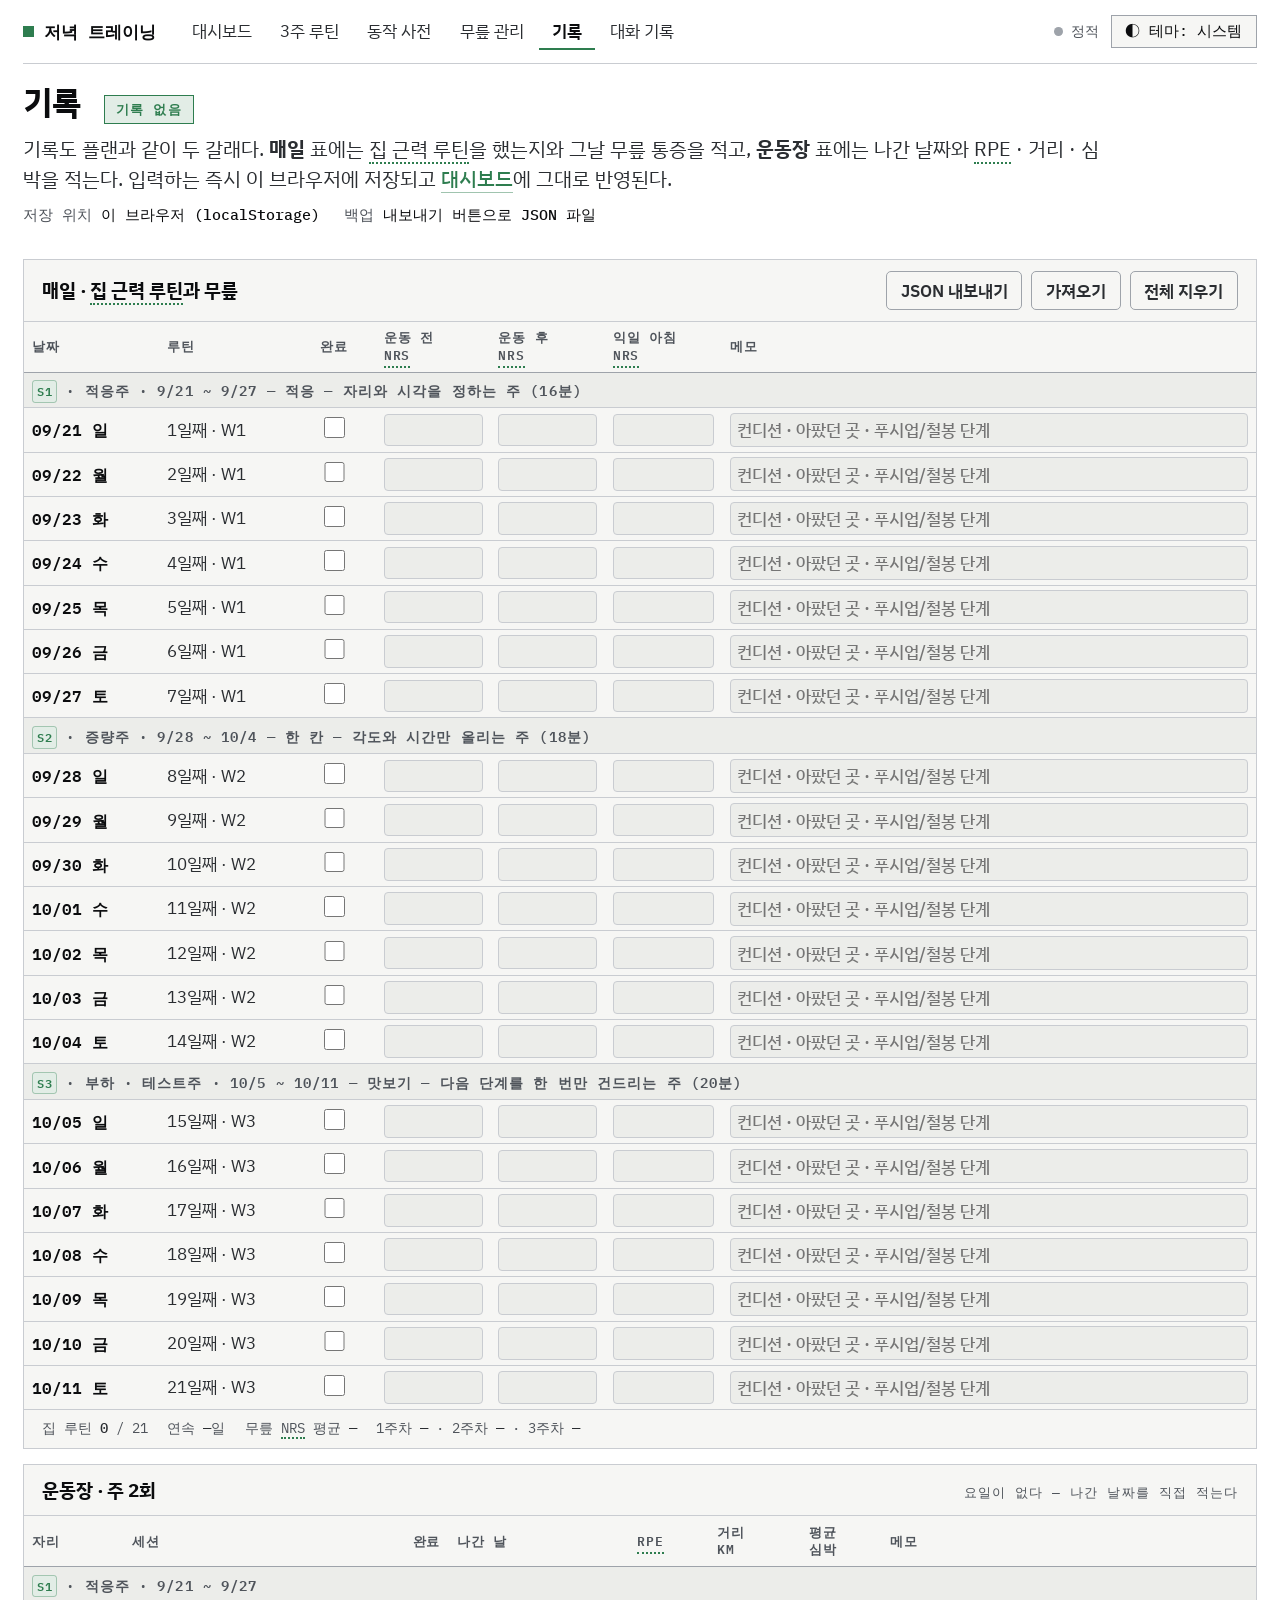
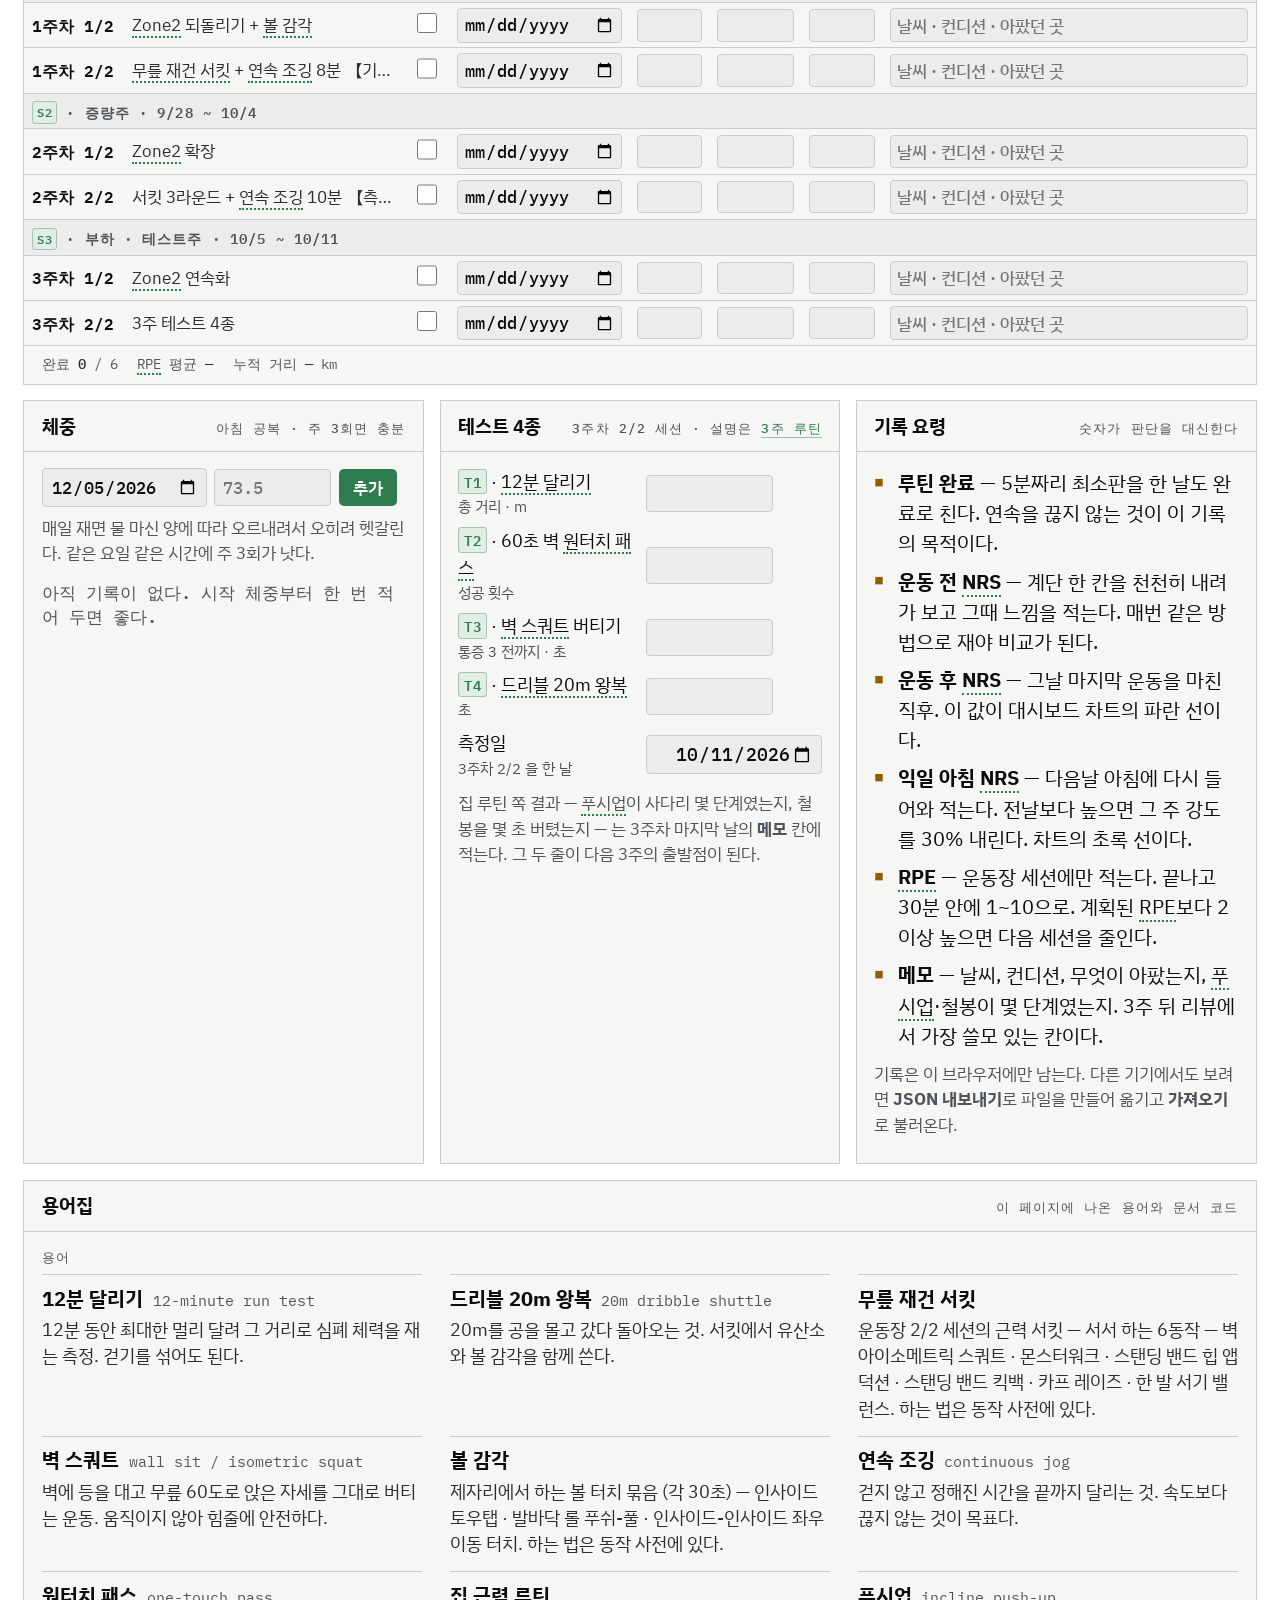
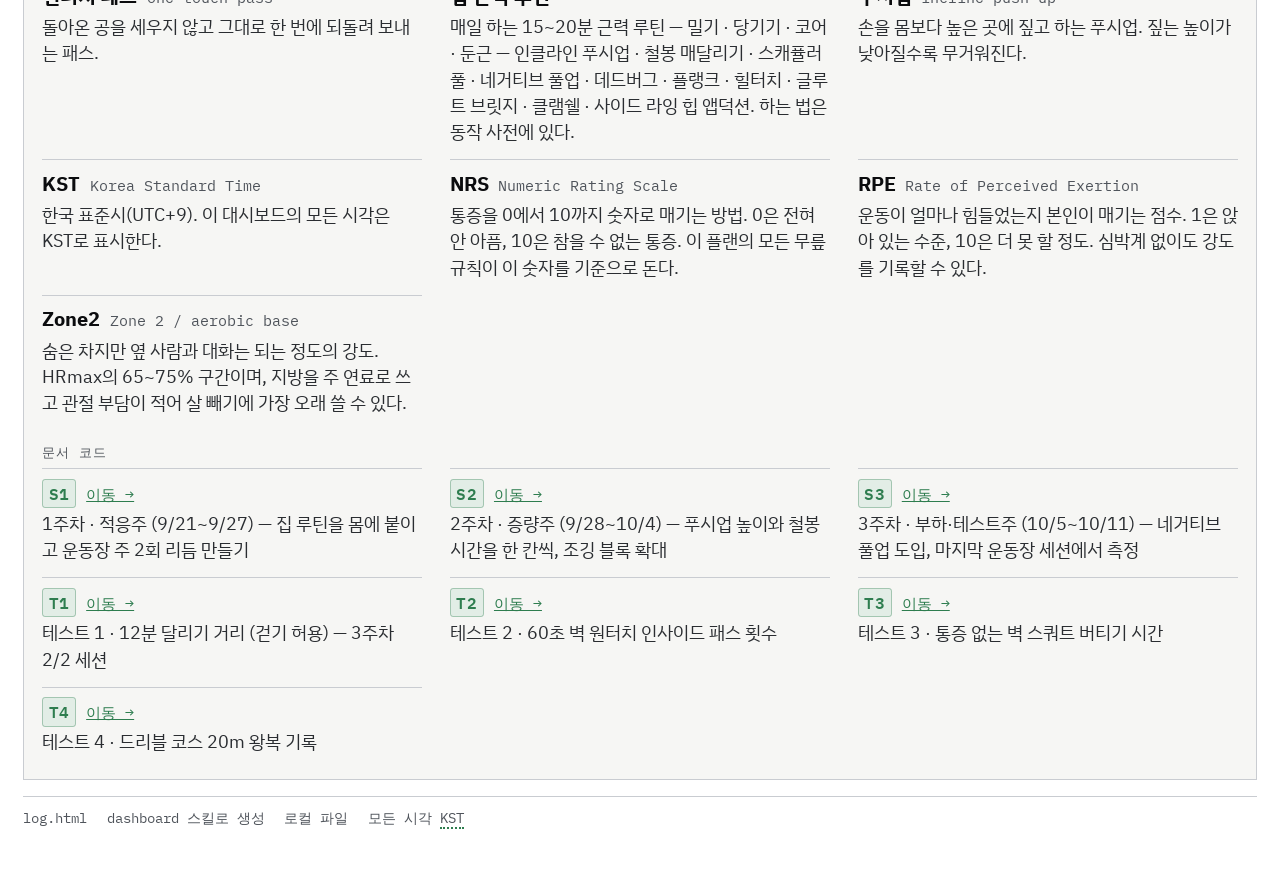
<file: _dashboard/log.html>
<!doctype html>
<html lang="ko" data-root="..">
<head>
<meta charset="utf-8">
<meta name="viewport" content="width=device-width, initial-scale=1">
<link rel="icon" href="../favicon.svg" type="image/svg+xml">
<link rel="icon" href="../favicon-32.png" sizes="32x32" type="image/png">
<link rel="apple-touch-icon" href="../apple-touch-icon.png">
<meta name="theme-color" content="#2E7D4F">
<title>기록 · 저녁 트레이닝</title>
<script>try{var t=localStorage.getItem('db-theme');if(t&&t!=='system')document.documentElement.dataset.theme=t}catch(e){}</script>
<link rel="preconnect" href="https://fonts.googleapis.com">
<link rel="stylesheet" href="https://fonts.googleapis.com/css2?family=IBM+Plex+Sans+KR:wght@400;500;600;700&family=IBM+Plex+Mono:wght@400;500;600&display=swap">
<link rel="stylesheet" href="dashboard.css">
<link rel="stylesheet" href="overrides.css">
<style>
:root{--accent:#2E7D4F}
.logtbl{width:100%;border-collapse:collapse;font-size:.88rem}
.logtbl th{font:600 .68rem/1.3 var(--mono);letter-spacing:.06em;text-transform:uppercase;color:var(--muted);text-align:left;padding:.4rem .4rem;border-bottom:1px solid var(--line-2);white-space:nowrap}
.logtbl td{padding:.25rem .4rem;border-bottom:1px solid var(--line);vertical-align:middle}
.logtbl tr[data-today] td{background:var(--accent-soft)}
.logtbl .dt{font:600 .8rem var(--mono);white-space:nowrap}
.logtbl .th{color:var(--ink-2);white-space:nowrap;max-width:14rem;overflow:hidden;text-overflow:ellipsis}
.logtbl input[type=number],.logtbl input[type=text],.logtbl input[type=date]{width:100%;min-width:3.2rem;background:var(--surface-2);border:1px solid var(--line);border-radius:4px;color:var(--ink);font:500 .85rem var(--mono);padding:.22rem .3rem}
.logtbl input[type=text]{font-family:var(--sans);min-width:8rem}
.logtbl input[type=date]{min-width:7.4rem}
.logtbl input:focus{outline:2px solid var(--accent);outline-offset:-1px}
.logtbl input[type=checkbox]{width:1.05rem;height:1.05rem;accent-color:var(--accent);cursor:pointer}
.wkband td{background:var(--surface-2);font:600 .72rem var(--mono);letter-spacing:.08em;text-transform:uppercase;color:var(--muted);padding:.3rem .4rem}
.row{display:flex;gap:.4rem;align-items:center;flex-wrap:wrap}
.row input,.row select{background:var(--surface-2);border:1px solid var(--line);border-radius:4px;color:var(--ink);font:500 .88rem var(--mono);padding:.3rem .4rem}
.btn{background:var(--accent);color:#fff;border:0;border-radius:5px;font:600 .85rem var(--sans);padding:.35rem .7rem;cursor:pointer}
.btn.ghost{background:transparent;color:var(--ink-2);border:1px solid var(--line-2)}
.btn:hover{filter:brightness(1.08)}
.wlist{list-style:none;padding:0;margin:.5rem 0 0;max-height:12rem;overflow:auto}
.wlist li{display:flex;align-items:center;gap:.5rem;padding:.25rem 0;border-bottom:1px solid var(--line);font:500 .88rem var(--mono)}
.wlist li b{margin-left:auto}
.wlist button{background:none;border:0;color:var(--muted);cursor:pointer;font-size:1rem;line-height:1;padding:0 .2rem}
.wlist button:hover{color:var(--bad)}
.saved{font:500 .78rem var(--mono);color:var(--good)}
.saved[data-state=err]{color:var(--bad)}
.note{color:var(--muted);font-size:.85rem}
.tgrid{display:grid;grid-template-columns:1fr auto;gap:.4rem .6rem;align-items:center}
.tgrid label{font-size:.9rem}
.tgrid label small{display:block;color:var(--muted);font-size:.78rem}
.tgrid input{width:6.5rem;background:var(--surface-2);border:1px solid var(--line);border-radius:4px;color:var(--ink);font:500 .9rem var(--mono);padding:.3rem .4rem;text-align:right}
</style>
</head>
<body>
<div class="wrap">

<div class="topbar">
  <span class="proj" id="dbProject">저녁 트레이닝</span>
  <ul class="pages" id="dbPages"></ul>
  <span class="spacer"></span>
  <span class="source" id="dbSource" data-state="static"><span class="dot"></span><span class="txt">정적</span></span>
  <button class="theme" id="themeBtn" type="button" aria-label="테마 전환"><span class="ico">◐</span><span class="txt">테마: 시스템</span></button>
</div>

<header class="top">
  <h1>기록</h1>
  <span class="badge accent" id="savedBadge">—</span>
  <p class="lede">기록도 플랜과 같이 두 갈래다. <b>매일</b> 표에는 집 근력 루틴을 했는지와 그날 무릎 통증을 적고, <b>운동장</b> 표에는 나간 날짜와 RPE · 거리 · 심박을 적는다. 입력하는 즉시 이 브라우저에 저장되고 <a data-page="DASHBOARD.html">대시보드</a>에 그대로 반영된다.</p>
  <div class="meta">
    <span>저장 위치 <b>이 브라우저 (localStorage)</b></span>
    <span>백업 <b>내보내기 버튼으로 JSON 파일</b></span>
  </div>
</header>

<section class="grid">
  <div class="panel" data-span="12">
    <div class="ph"><h2>매일 · 집 근력 루틴과 무릎</h2>
      <span class="label">
        <button class="btn ghost" id="btnExport" type="button">JSON 내보내기</button>
        <button class="btn ghost" id="btnImport" type="button">가져오기</button>
        <button class="btn ghost" id="btnClear" type="button">전체 지우기</button>
        <input type="file" id="fileIn" accept="application/json" hidden>
      </span>
    </div>
    <div class="pb tight">
      <div id="storeWarn"></div>
      <div class="tbl-wrap">
        <table class="logtbl">
          <thead><tr>
            <th>날짜</th><th>루틴</th><th>완료</th>
            <th>운동 전<br>NRS</th><th>운동 후<br>NRS</th><th>익일 아침<br>NRS</th><th>메모</th>
          </tr></thead>
          <tbody id="logBody"></tbody>
        </table>
      </div>
    </div>
    <div class="pf">
      <span>집 루틴 <b id="sHome">0</b> / 21</span>
      <span>연속 <b id="sStreak">—</b>일</span>
      <span>무릎 NRS 평균 <b id="sNrs">—</b></span>
      <span>1주차 <b id="sN1">—</b> · 2주차 <b id="sN2">—</b> · 3주차 <b id="sN3">—</b></span>
    </div>
  </div>
</section>

<section class="grid">
  <div class="panel" data-span="12">
    <div class="ph"><h2>운동장 · 주 2회</h2><span class="label">요일이 없다 — 나간 날짜를 직접 적는다</span></div>
    <div class="pb tight">
      <div class="tbl-wrap">
        <table class="logtbl">
          <thead><tr>
            <th>자리</th><th>세션</th><th>완료</th><th>나간 날</th>
            <th>RPE</th><th>거리<br>km</th><th>평균<br>심박</th><th>메모</th>
          </tr></thead>
          <tbody id="fieldBody"></tbody>
        </table>
      </div>
    </div>
    <div class="pf">
      <span>완료 <b id="sField">0</b> / 6</span>
      <span>RPE 평균 <b id="sRpe">—</b></span>
      <span>누적 거리 <b id="sKm">—</b> km</span>
    </div>
  </div>
</section>

<section class="grid">
  <div class="panel" data-span="4">
    <div class="ph"><h2>체중</h2><span class="label">아침 공복 · 주 3회면 충분</span></div>
    <div class="pb">
      <div class="row">
        <input type="date" id="wDate">
        <input type="number" id="wVal" step="0.1" min="40" max="150" placeholder="73.5" style="width:6rem">
        <button class="btn" id="wAdd" type="button">추가</button>
      </div>
      <p class="note" style="margin-top:.4rem">매일 재면 물 마신 양에 따라 오르내려서 오히려 헷갈린다. 같은 요일 같은 시간에 주 3회가 낫다.</p>
      <ul class="wlist" id="wList"></ul>
    </div>
  </div>
  <div class="panel" data-span="4" id="tests">
    <div class="ph"><h2>테스트 4종</h2><span class="label">3주차 2/2 세션 · 설명은 <a data-page="plan.html#tests">3주 루틴</a></span></div>
    <div class="pb">
      <div class="tgrid">
        <label>T1 · 12분 달리기<small>총 거리 · m</small></label><input type="number" id="t1" min="0" step="10">
        <label>T2 · 60초 벽 원터치 패스<small>성공 횟수</small></label><input type="number" id="t2" min="0" step="1">
        <label>T3 · 벽 스쿼트 버티기<small>통증 3 전까지 · 초</small></label><input type="number" id="t3" min="0" step="1">
        <label>T4 · 드리블 20m 왕복<small>초</small></label><input type="number" id="t4" min="0" step="0.1">
        <label>측정일<small>3주차 2/2 을 한 날</small></label><input type="date" id="tAt" style="width:9rem">
      </div>
      <p class="note" style="margin-top:.5rem">집 루틴 쪽 결과 — 푸시업이 사다리 몇 단계였는지, 철봉을 몇 초 버텼는지 — 는 3주차 마지막 날의 <b>메모</b> 칸에 적는다. 그 두 줄이 다음 3주의 출발점이 된다.</p>
    </div>
  </div>
  <div class="panel" data-span="4">
    <div class="ph"><h2>기록 요령</h2><span class="label">숫자가 판단을 대신한다</span></div>
    <div class="pb">
      <ul class="rules">
        <li><b>루틴 완료</b> — 5분짜리 최소판을 한 날도 완료로 친다. 연속을 끊지 않는 것이 이 기록의 목적이다.</li>
        <li><b>운동 전 NRS</b> — 계단 한 칸을 천천히 내려가 보고 그때 느낌을 적는다. 매번 같은 방법으로 재야 비교가 된다.</li>
        <li><b>운동 후 NRS</b> — 그날 마지막 운동을 마친 직후. 이 값이 대시보드 차트의 파란 선이다.</li>
        <li><b>익일 아침 NRS</b> — 다음날 아침에 다시 들어와 적는다. 전날보다 높으면 그 주 강도를 30% 내린다. 차트의 초록 선이다.</li>
        <li><b>RPE</b> — 운동장 세션에만 적는다. 끝나고 30분 안에 1~10으로. 계획된 RPE보다 2 이상 높으면 다음 세션을 줄인다.</li>
        <li><b>메모</b> — 날씨, 컨디션, 무엇이 아팠는지, 푸시업·철봉이 몇 단계였는지. 3주 뒤 리뷰에서 가장 쓸모 있는 칸이다.</li>
      </ul>
      <p class="note" style="margin-top:.5rem">기록은 이 브라우저에만 남는다. 다른 기기에서도 보려면 <b>JSON 내보내기</b>로 파일을 만들어 옮기고 <b>가져오기</b>로 불러온다.</p>
    </div>
  </div>
</section>

<section class="grid">
  <div class="panel" data-span="12" id="glossary">
    <div class="ph"><h2>용어집</h2><span class="label">이 페이지에 나온 용어와 문서 코드</span></div>
    <div class="pb"><dl class="glossary" id="glossaryList"></dl></div>
  </div>
</section>

<footer><span>log.html</span><span>dashboard 스킬로 생성</span><span>로컬 파일</span><span>모든 시각 KST</span></footer>
</div>
<script src="pages.js"></script>
<script src="terms.js"></script>
<script src="moves.js"></script>
<script src="plandata.js"></script>
<script src="store.js"></script>
<script src="dashboard.js"></script>
<script>
(function () {
  const P = window.DB_PLAN, LOG = window.EXLOG, $ = id => document.getElementById(id), esc = DB.esc;
  let data = LOG.load();
  const today = LOG.todayKey();
  const ok = LOG.available();
  const short = k => k.slice(5).replace('-', '/');

  if (!ok) {
    $('storeWarn').innerHTML = '<div class="blocked-note" style="margin:.5rem .9rem"><b>저장 불가</b>' +
      '이 브라우저는 파일에서 바로 연 페이지의 저장을 막는다. 지금 입력한 값은 화면에는 반영되지만 창을 닫으면 사라진다. ' +
      'Chrome이나 Edge로 열면 대부분 해결되고, 그래도 안 되면 입력을 마친 뒤 <b>JSON 내보내기</b>로 파일을 남겨 두었다가 다음에 <b>가져오기</b>로 불러오면 된다.</div>';
    $('savedBadge').textContent = '저장 불가';
  }

  function flash(msgOk) {
    const b = $('savedBadge'), s = $('dbSource');
    if (!ok) return;
    b.textContent = msgOk || ('저장됨 ' + DB.kstTime(Date.now()).slice(0, 5));
    s.dataset.state = 'live';
    s.querySelector('.txt').textContent = '내 기록 · ' + DB.kstTime(Date.now()).slice(0, 5);
  }

  function persist() { LOG.save(data); flash(); recompute(); }

  /* ── 매일 표 : 21일 ── */
  const dayCols = [
    { k: 'nrsPre', min: 0, max: 10, step: 1 },
    { k: 'nrsPost', min: 0, max: 10, step: 1 },
    { k: 'nrsAm', min: 0, max: 10, step: 1 },
  ];

  let html = '';
  for (let w = 1; w <= 3; w++) {
    const wk = P.weeks[w - 1];
    const hw = window.DB_HOME_OF(w);
    html += '<tr class="wkband"><td colspan="7">' + wk.id + ' · ' + esc(wk.title) + ' · ' + esc(wk.range) +
      ' — ' + esc(hw.theme) + ' (' + window.DB_HOME_MIN(hw) + '분)</td></tr>';
    for (let i = (w - 1) * 7 + 1; i <= w * 7; i++) {
      const k = window.DB_DATE_OF(i);
      const r = data.sessions[k] || {};
      const v = key => (r[key] == null || r[key] === '') ? '' : r[key];
      html += '<tr data-date="' + k + '"' + (k === today ? ' data-today' : '') + '>' +
        '<td class="dt">' + short(k) + ' ' + window.DB_DOW(k) + '</td>' +
        '<td class="th">' + i + '일째 · W' + w + '</td>' +
        '<td><input type="checkbox" data-k="done"' + (r.done ? ' checked' : '') + ' aria-label="완료"></td>' +
        dayCols.map(c => '<td><input type="number" data-k="' + c.k + '" min="' + c.min + '" max="' + c.max + '" step="' + c.step + '" value="' + v(c.k) + '"></td>').join('') +
        '<td><input type="text" data-k="note" value="' + esc(v('note')) + '" placeholder="컨디션 · 아팠던 곳 · 푸시업/철봉 단계"></td>' +
        '</tr>';
    }
  }
  $('logBody').innerHTML = html;

  $('logBody').addEventListener('input', e => {
    const el = e.target, tr = el.closest('tr[data-date]');
    if (!tr || !el.dataset.k) return;
    const rec = data.sessions[tr.dataset.date] || (data.sessions[tr.dataset.date] = {});
    if (el.type === 'checkbox') rec.done = el.checked;
    else if (el.type === 'number') rec[el.dataset.k] = el.value === '' ? null : +el.value;
    else rec[el.dataset.k] = el.value;
    persist();
  });

  /* ── 운동장 표 : 6세션 ── */
  const fCols = [
    { k: 'rpe', min: 1, max: 10, step: 1 },
    { k: 'km', min: 0, max: 30, step: 0.1 },
    { k: 'hr', min: 60, max: 220, step: 1 },
  ];
  let fh = '';
  let lastWeek = 0;
  for (const x of P.field) {
    if (x.week !== lastWeek) {
      const wk = P.weeks[x.week - 1];
      fh += '<tr class="wkband"><td colspan="8">' + wk.id + ' · ' + esc(wk.title) + ' · ' + esc(wk.range) + '</td></tr>';
      lastWeek = x.week;
    }
    const r = data.field[x.id] || {};
    const v = key => (r[key] == null || r[key] === '') ? '' : r[key];
    fh += '<tr data-fid="' + x.id + '">' +
      '<td class="dt">' + x.week + '주차 ' + x.slotLabel + '</td>' +
      '<td class="th">' + esc(x.theme) + '</td>' +
      '<td><input type="checkbox" data-k="done"' + (r.done ? ' checked' : '') + ' aria-label="완료"></td>' +
      '<td><input type="date" data-k="at" value="' + esc(v('at')) + '"></td>' +
      fCols.map(c => '<td><input type="number" data-k="' + c.k + '" min="' + c.min + '" max="' + c.max + '" step="' + c.step + '" value="' + v(c.k) + '"></td>').join('') +
      '<td><input type="text" data-k="note" value="' + esc(v('note')) + '" placeholder="날씨 · 컨디션 · 아팠던 곳"></td>' +
      '</tr>';
  }
  $('fieldBody').innerHTML = fh;

  $('fieldBody').addEventListener('input', e => {
    const el = e.target, tr = el.closest('tr[data-fid]');
    if (!tr || !el.dataset.k) return;
    const rec = data.field[tr.dataset.fid] || (data.field[tr.dataset.fid] = {});
    if (el.type === 'checkbox') {
      rec.done = el.checked;
      if (rec.done && !rec.at) {                       // 완료로 바꾸면 나간 날짜를 오늘로 채워 둔다
        rec.at = today;
        const dEl = tr.querySelector('input[data-k=at]');
        if (dEl) dEl.value = today;
      }
    }
    else if (el.type === 'number') rec[el.dataset.k] = el.value === '' ? null : +el.value;
    else rec[el.dataset.k] = el.value;
    persist();
  });

  /* ── 체중 ── */
  $('wDate').value = today;
  function drawWeights() {
    const keys = Object.keys(data.weights).sort().reverse();
    $('wList').innerHTML = keys.length
      ? keys.map(k => '<li><span>' + k + '</span><b>' + (+data.weights[k]).toFixed(1) + ' kg</b><button type="button" data-del="' + k + '" aria-label="삭제">×</button></li>').join('')
      : '<li class="note" style="border:0">아직 기록이 없다. 시작 체중부터 한 번 적어 두면 좋다.</li>';
  }
  $('wAdd').addEventListener('click', () => {
    const dt = $('wDate').value, val = parseFloat($('wVal').value);
    if (!dt || isNaN(val)) { $('savedBadge').textContent = '날짜와 체중을 모두 입력'; return; }
    data.weights[dt] = val; $('wVal').value = '';
    persist(); drawWeights();
  });
  $('wList').addEventListener('click', e => {
    const k = e.target.dataset.del; if (!k) return;
    delete data.weights[k]; persist(); drawWeights();
  });

  /* ── 테스트 ── */
  const tIds = ['t1', 't2', 't3', 't4'];
  tIds.forEach(id => { $(id).value = data.tests[id] == null ? '' : data.tests[id]; });
  $('tAt').value = data.tests.at || window.DB_DATE_OF(P.days);
  tIds.concat(['tAt']).forEach(id => {
    $(id).addEventListener('input', () => {
      data.tests[id === 'tAt' ? 'at' : id] = $(id).value === '' ? null : ($(id).type === 'number' ? +$(id).value : $(id).value);
      persist();
    });
  });

  /* ── 요약 ── */
  function recompute() {
    const st = LOG.stats(data, P);
    const f = (v, n) => v == null ? '—' : (+v).toFixed(n);
    $('sHome').textContent = st.homeDone;
    $('sStreak').textContent = st.streak || '—';
    $('sField').textContent = st.fieldDone;
    $('sNrs').textContent = f(st.nrsAvg, 1);
    $('sRpe').textContent = f(st.rpeAvg, 1);
    $('sKm').textContent = st.kmSum ? st.kmSum.toFixed(1) : '—';
    $('sN1').textContent = f(st.nrsByWeek[0], 1);
    $('sN2').textContent = f(st.nrsByWeek[1], 1);
    $('sN3').textContent = f(st.nrsByWeek[2], 1);
  }

  /* ── 내보내기 · 가져오기 · 지우기 ── */
  $('btnExport').addEventListener('click', () => {
    const blob = new Blob([JSON.stringify(data, null, 2)], { type: 'application/json' });
    const a = document.createElement('a');
    a.href = URL.createObjectURL(blob);
    a.download = 'training-log-' + today + '.json';
    document.body.appendChild(a);          // 모바일 브라우저는 문서에 붙어 있어야 내려받는 경우가 있다
    a.click();
    a.remove();
    setTimeout(() => URL.revokeObjectURL(a.href), 1000);
  });
  $('btnImport').addEventListener('click', () => $('fileIn').click());
  $('fileIn').addEventListener('change', e => {
    const f = e.target.files[0]; if (!f) return;
    const fr = new FileReader();
    fr.onload = () => {
      try {
        const j = JSON.parse(fr.result);
        data = { sessions: j.sessions || {}, field: j.field || {}, weights: j.weights || {}, tests: j.tests || {}, updated: null };
        LOG.save(data); location.reload();
      } catch (err) { $('savedBadge').textContent = '파일을 읽지 못했다'; }
    };
    fr.readAsText(f);
  });
  $('btnClear').addEventListener('click', () => {
    if (!confirm('기록을 전부 지운다. 되돌릴 수 없다. 먼저 내보내기를 해 두었는가?')) return;
    data = LOG.blank(); LOG.save(data); location.reload();
  });

  drawWeights();
  recompute();
  if (data.updated) flash('마지막 저장 ' + DB.fmt(data.updated, 'kst'));
  else if (ok) $('savedBadge').textContent = '기록 없음';
  DB.refresh();
})();
</script>
</body>
</html>
</file>
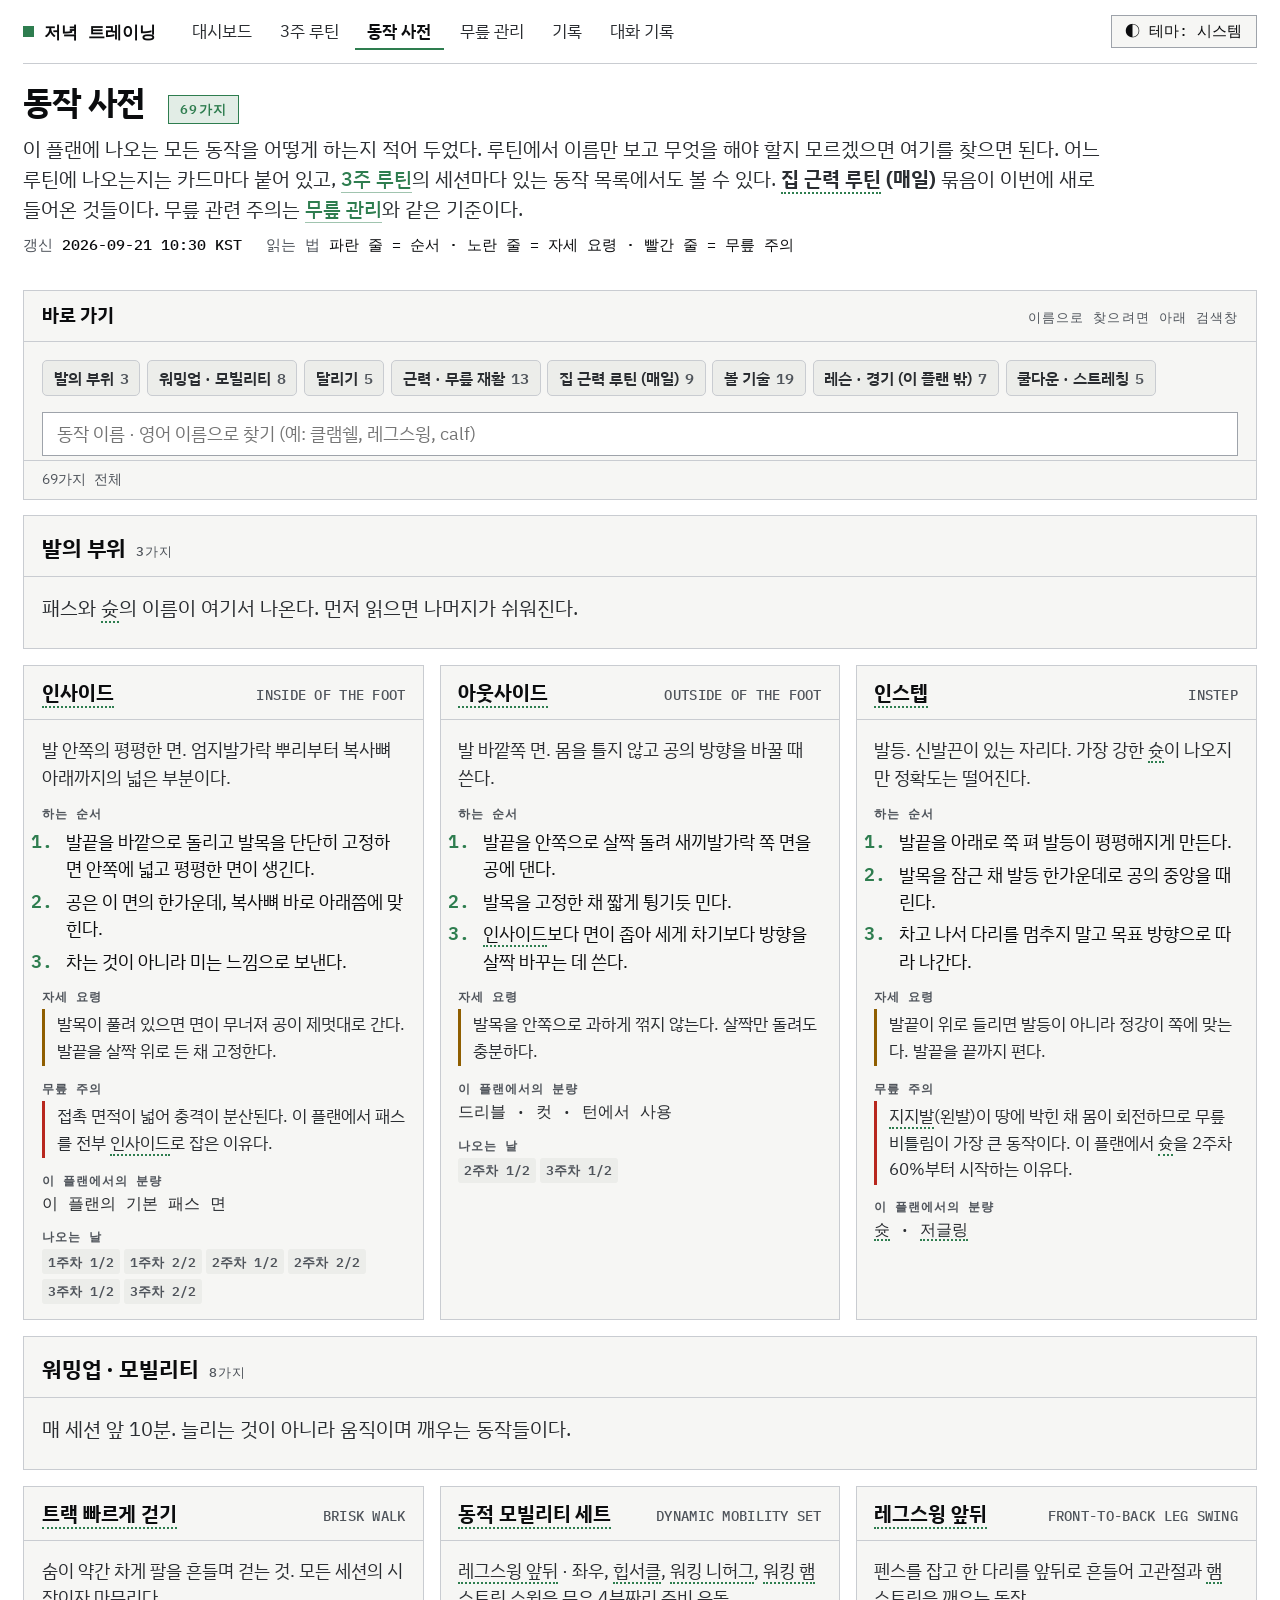
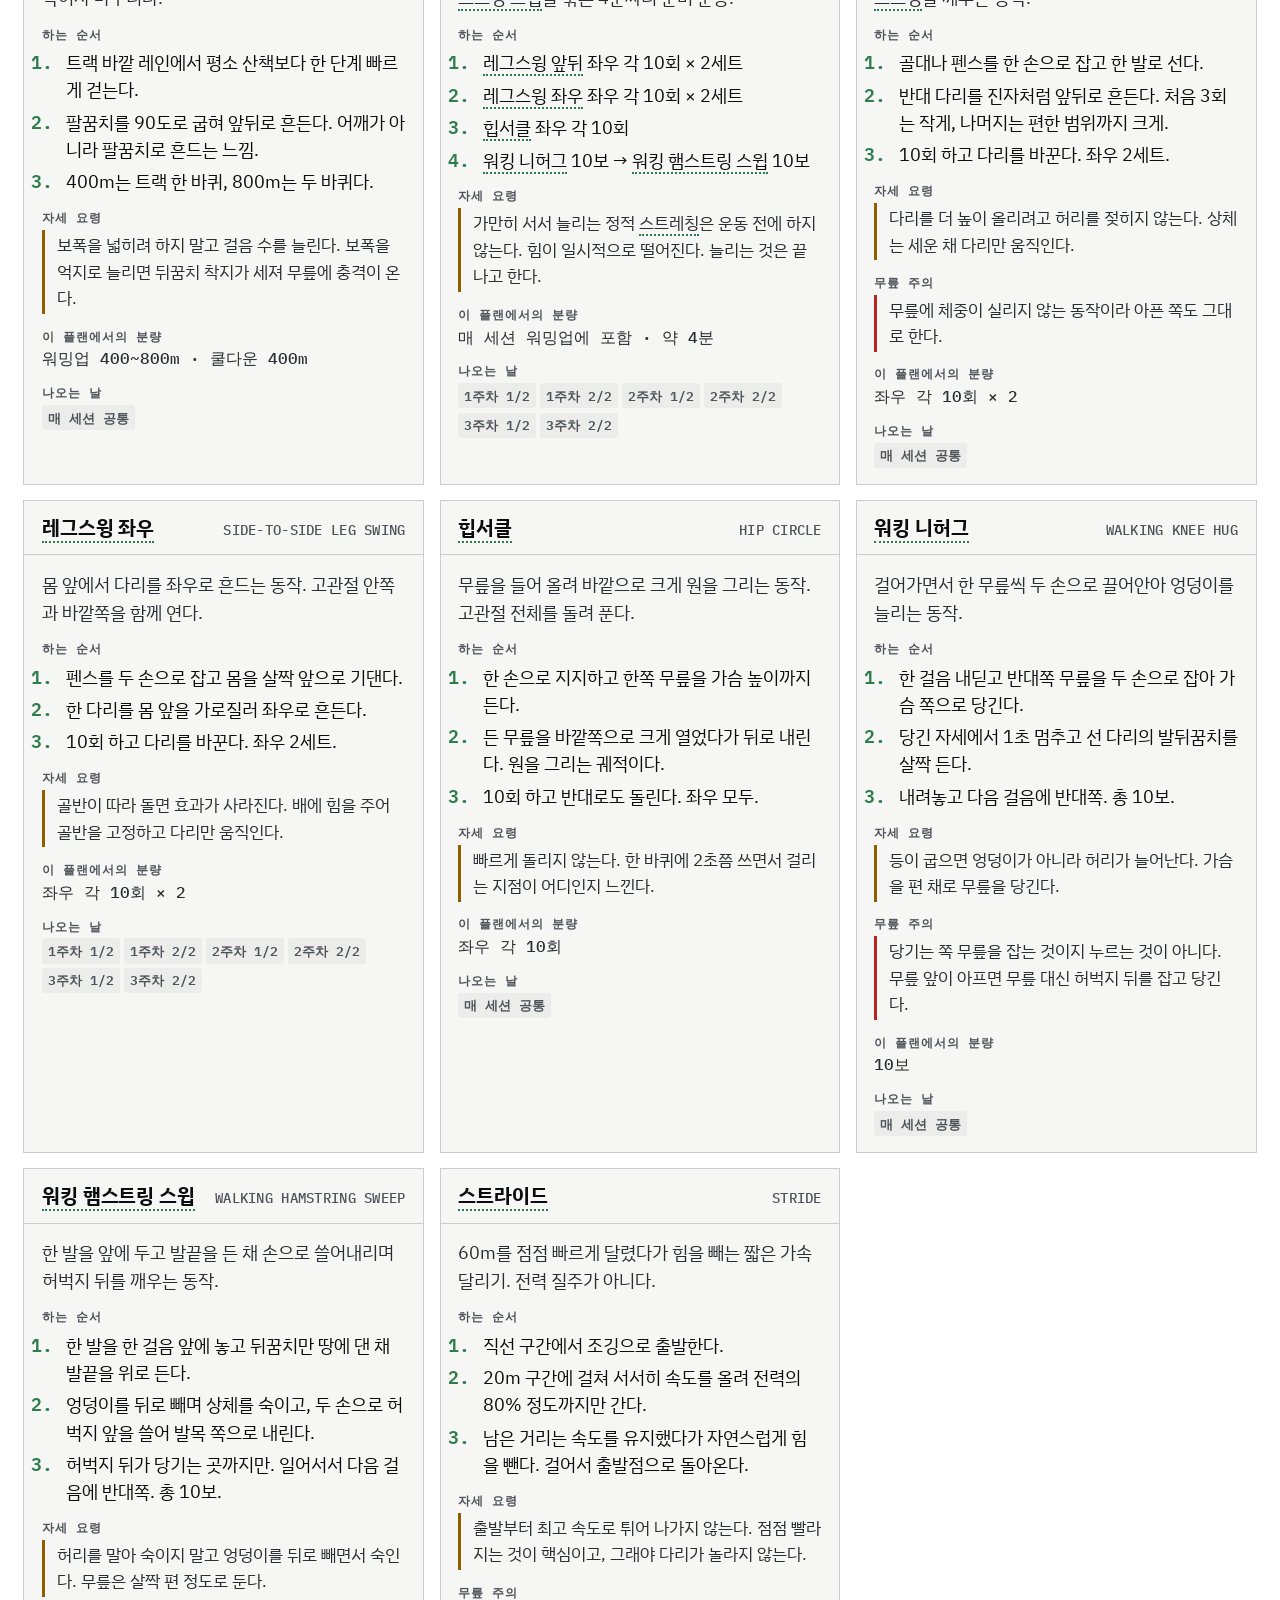
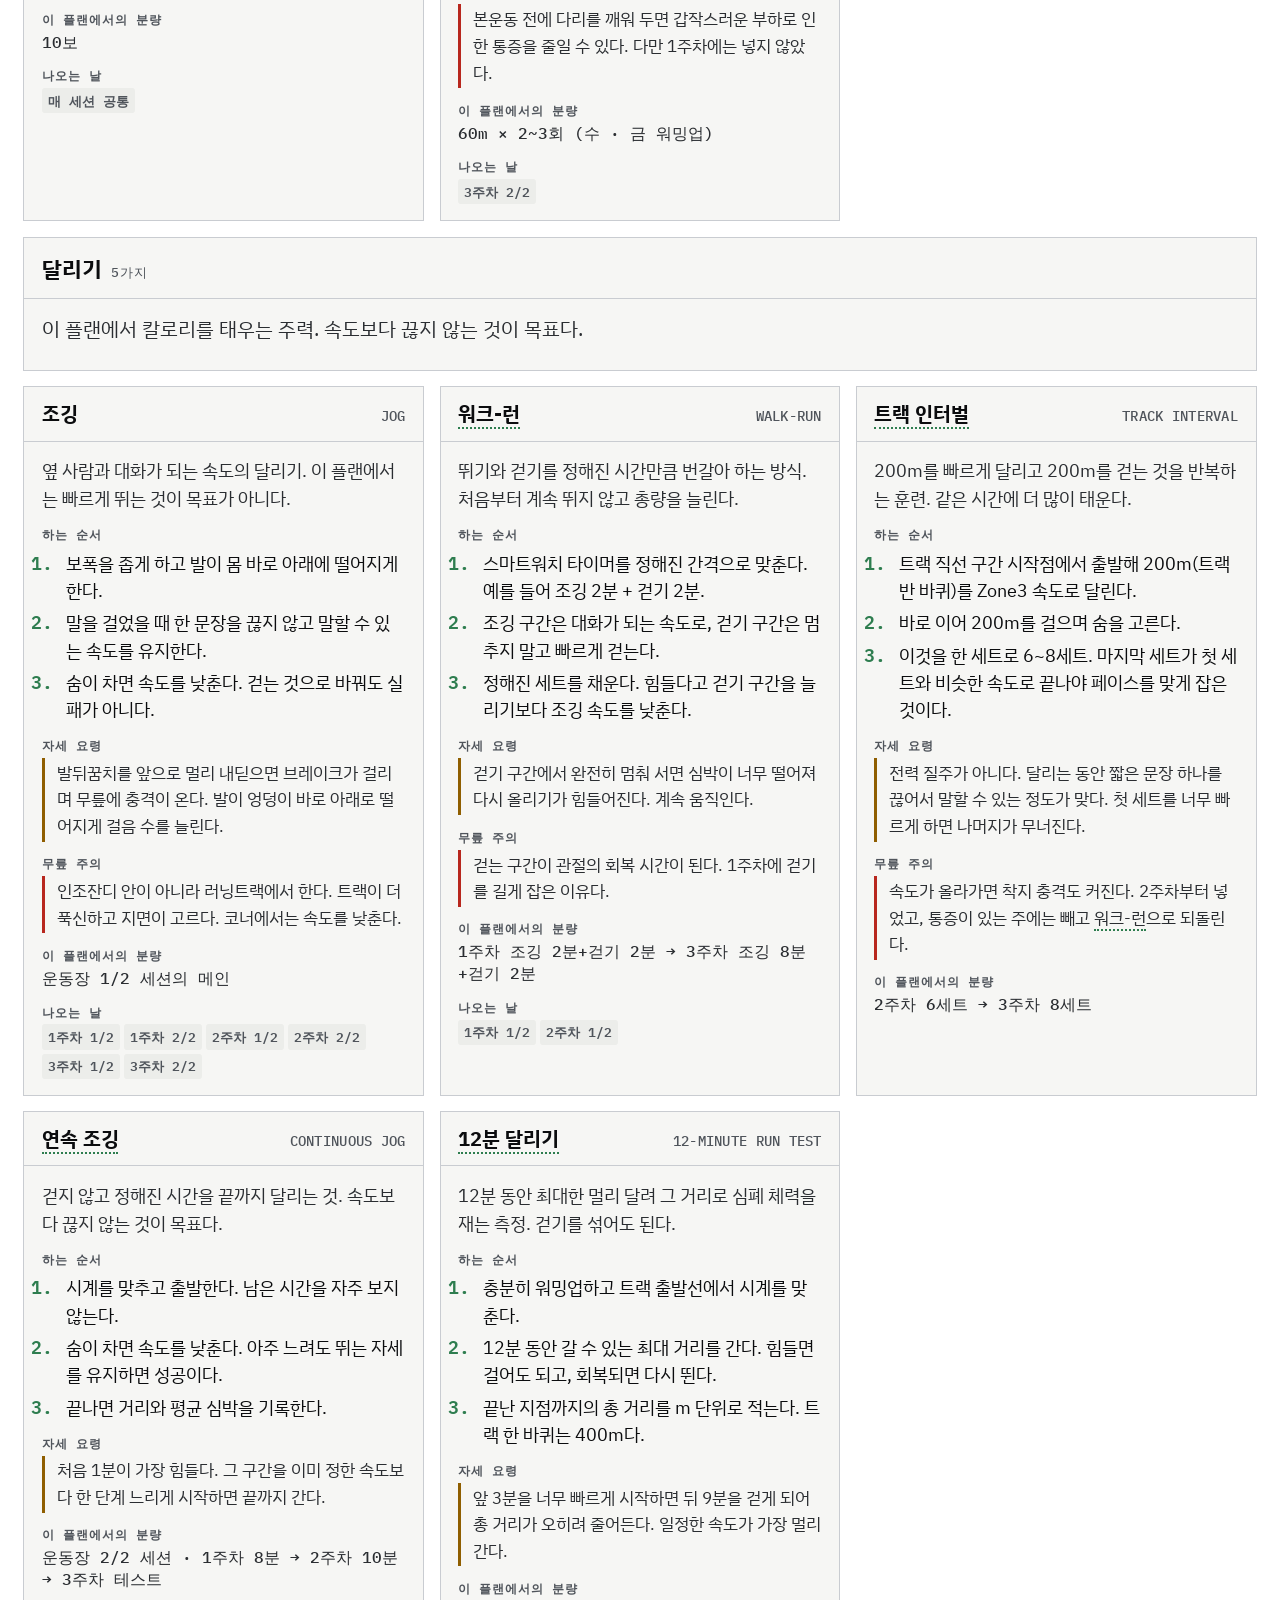
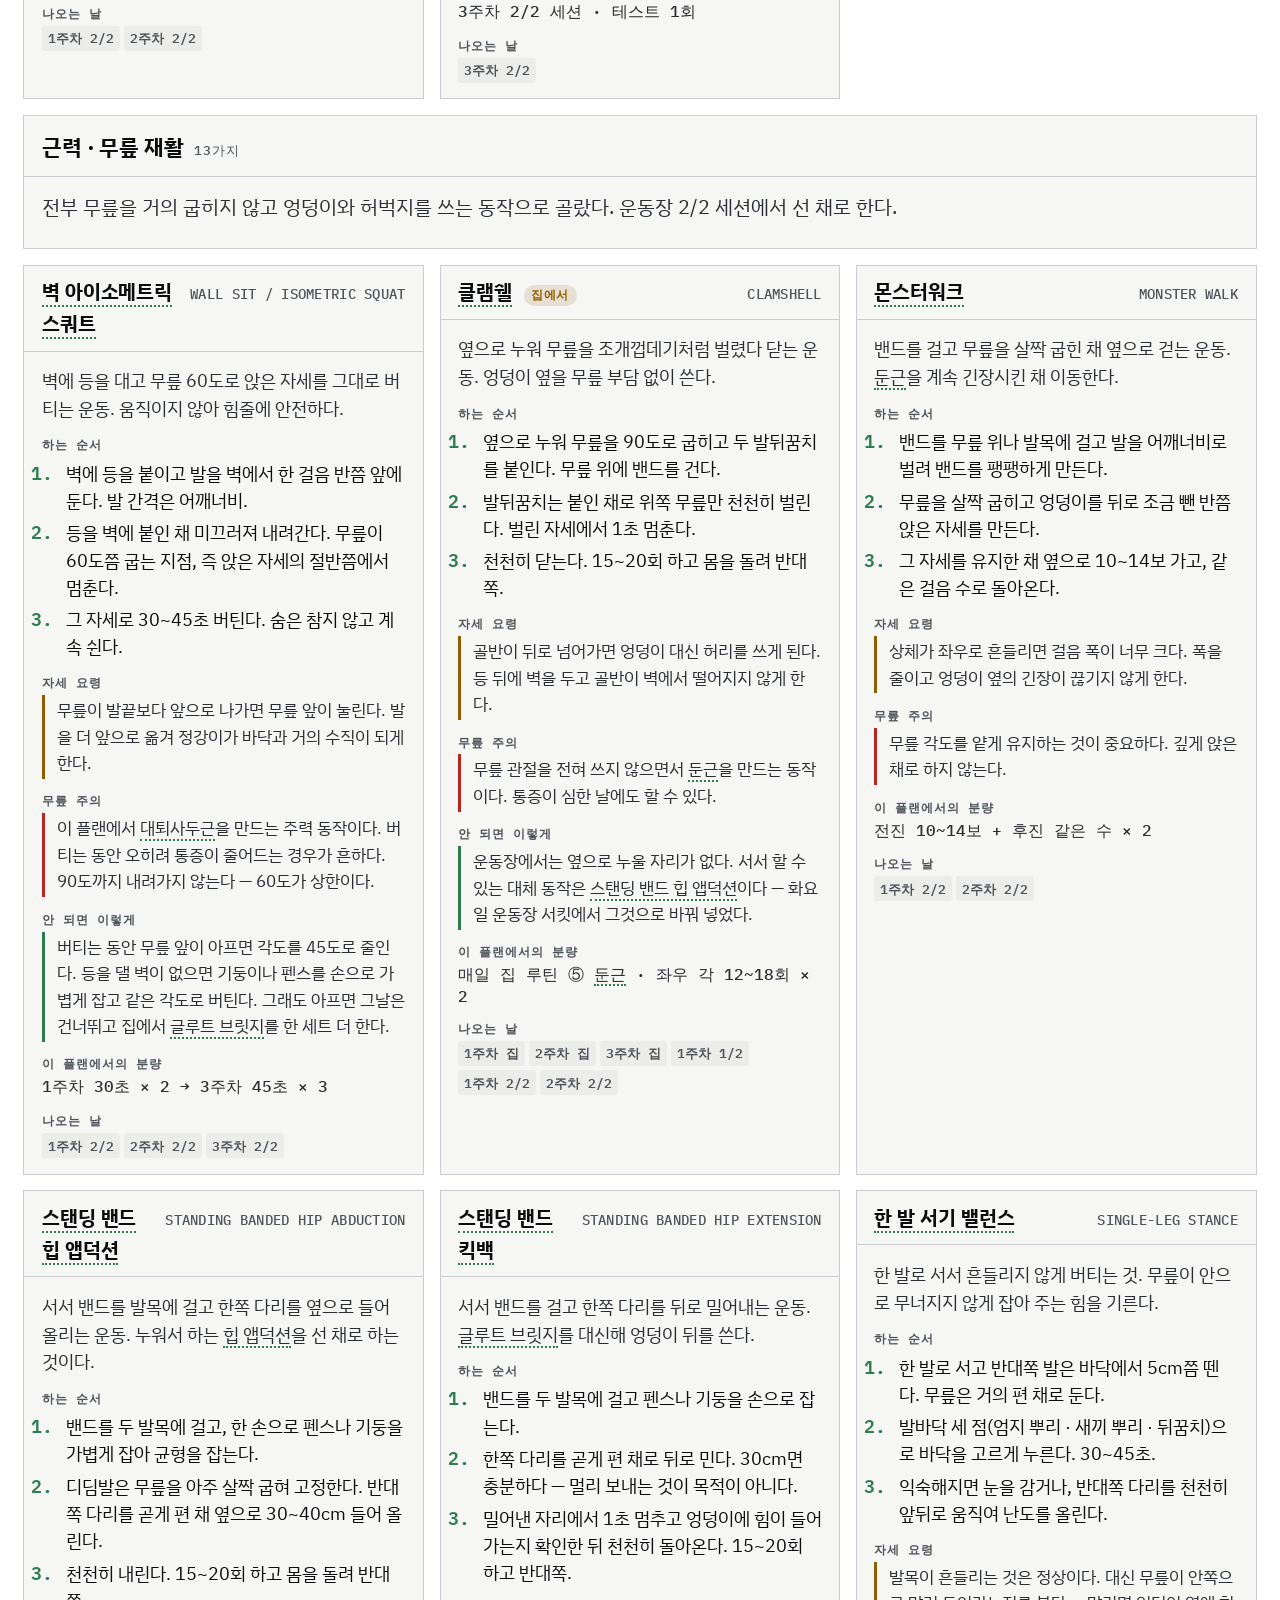
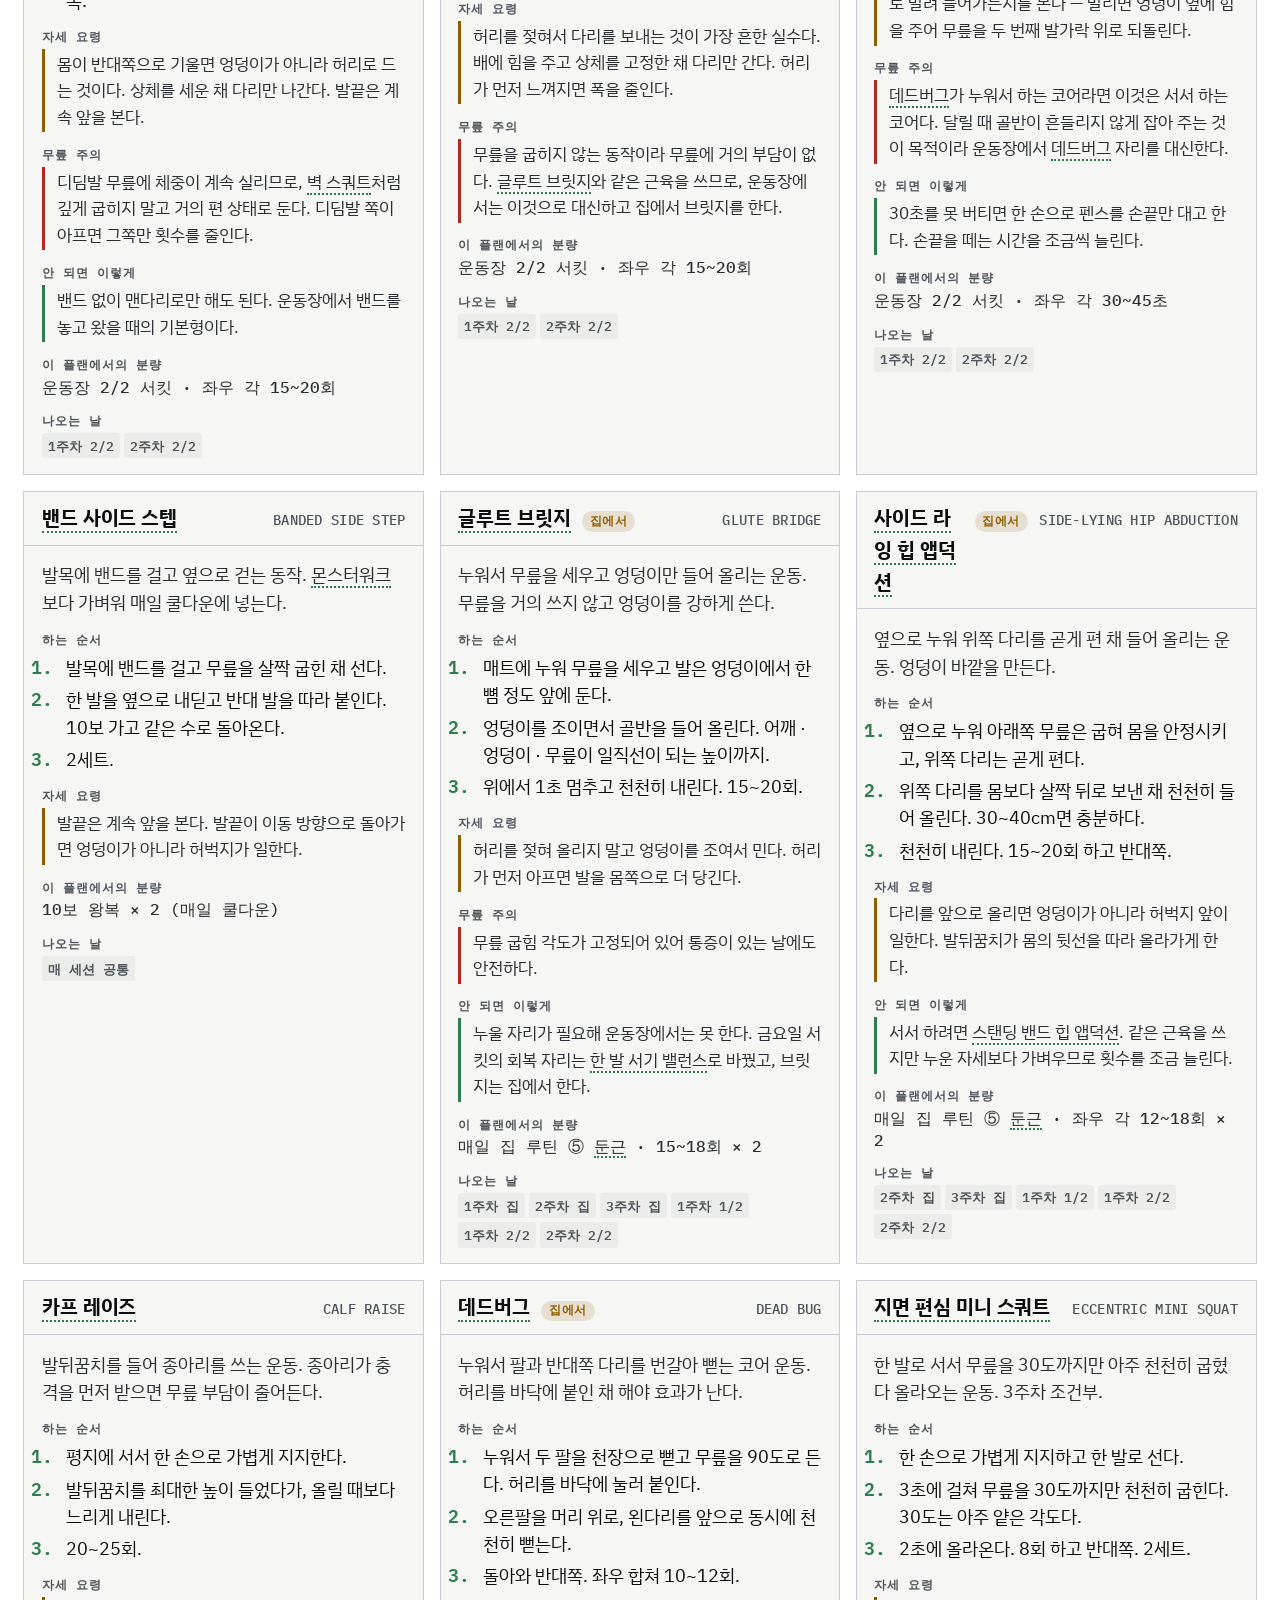
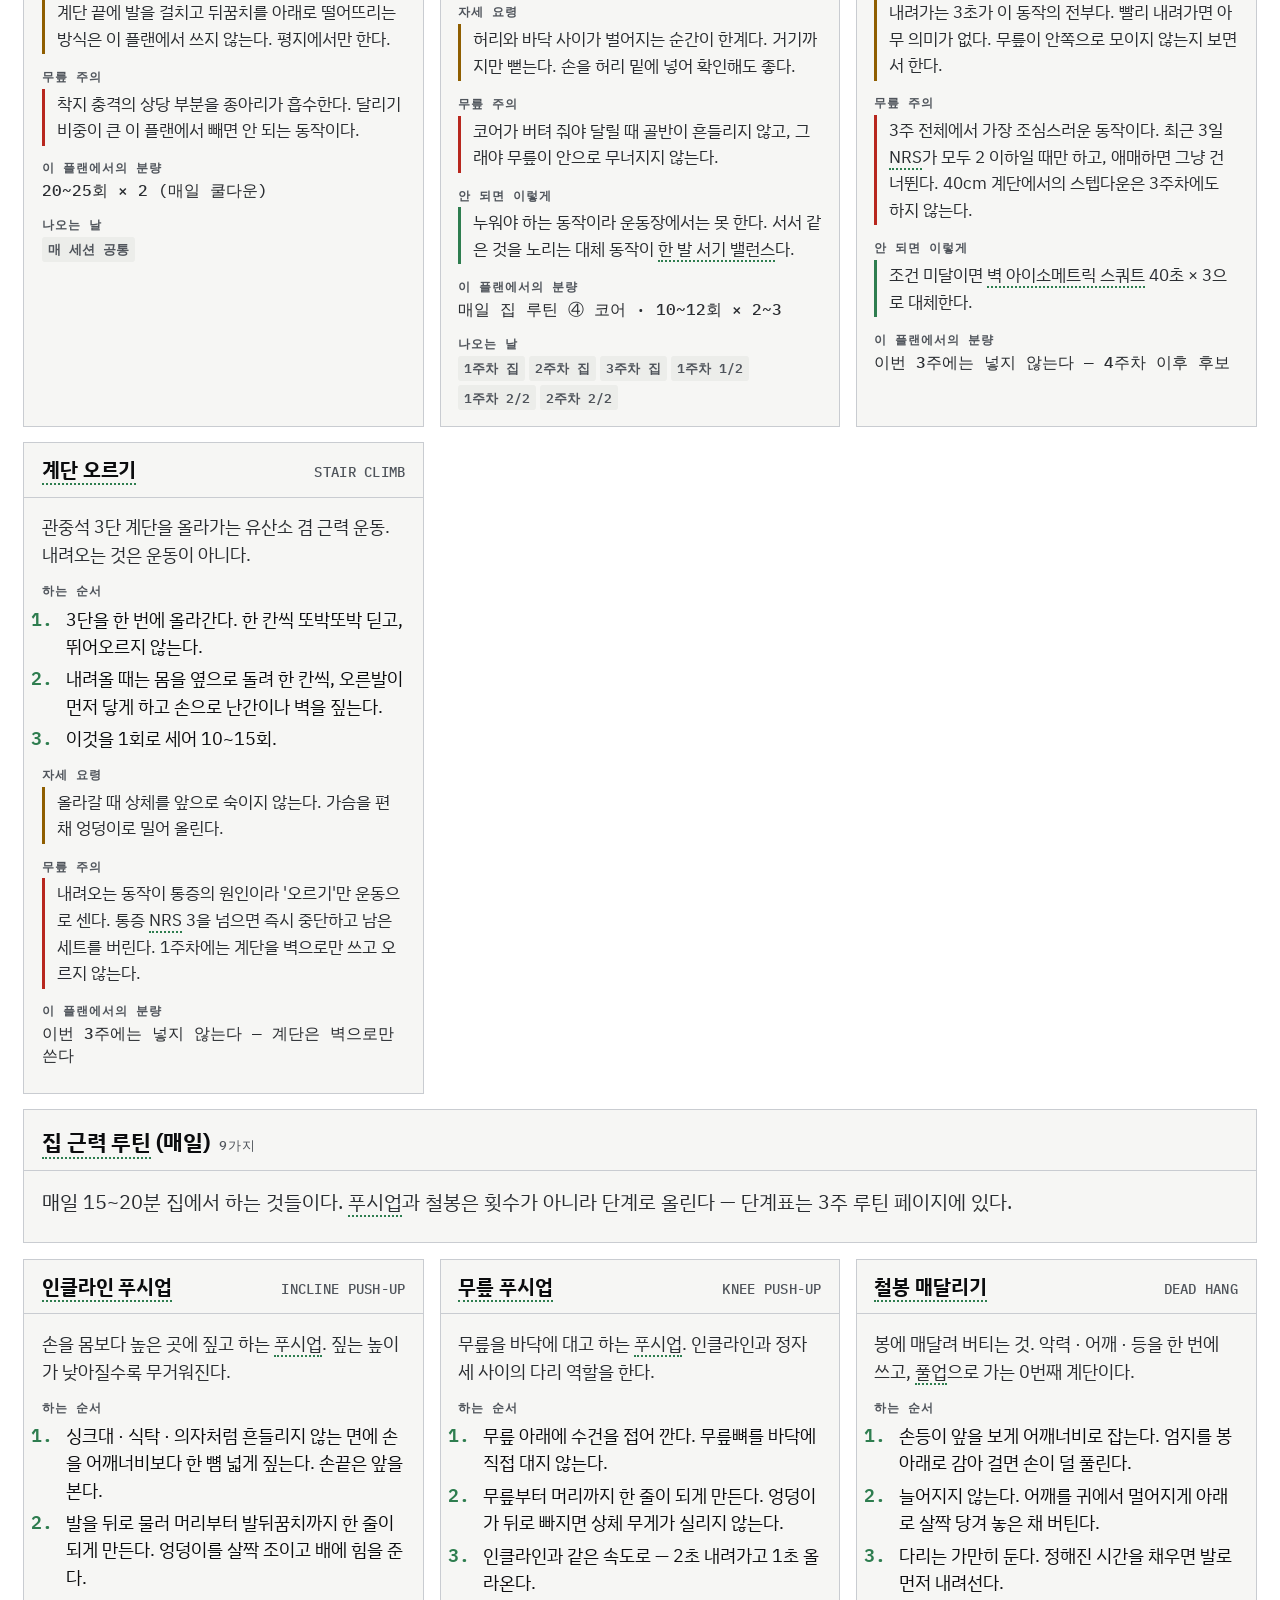
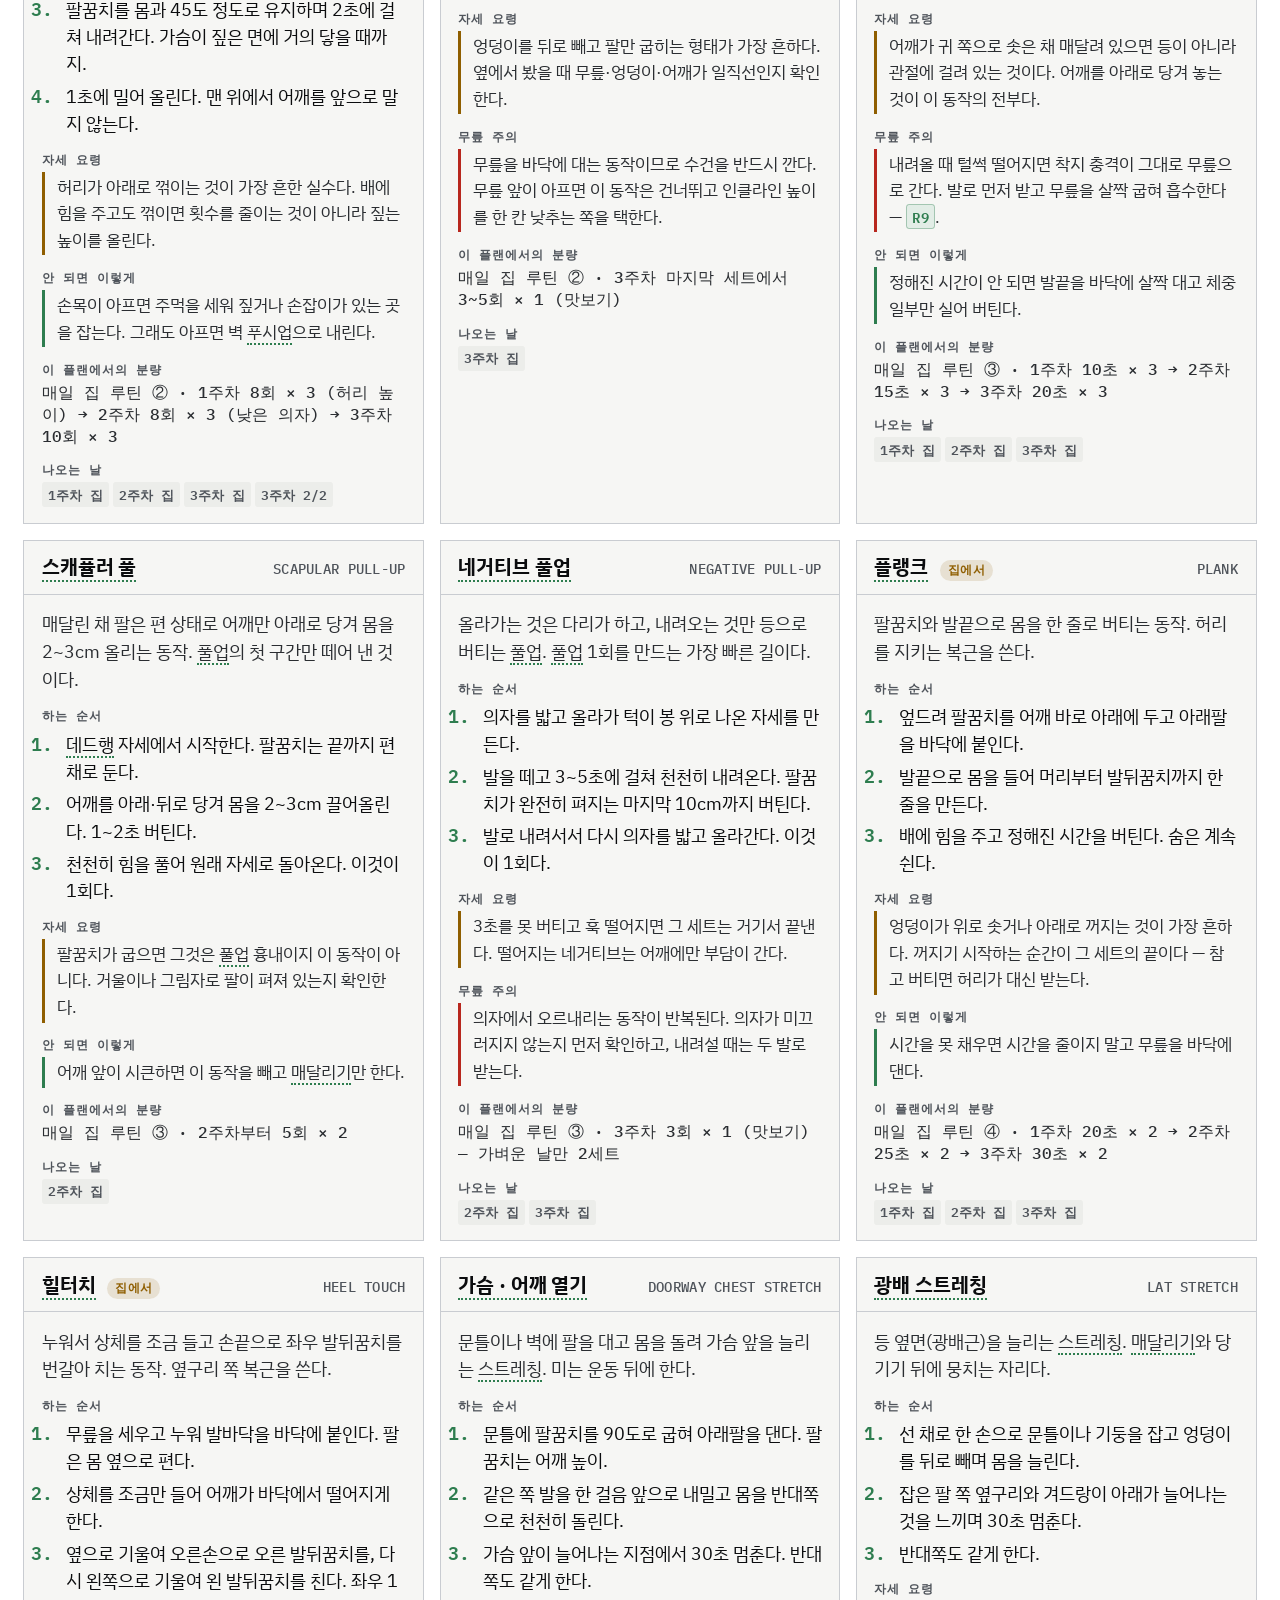
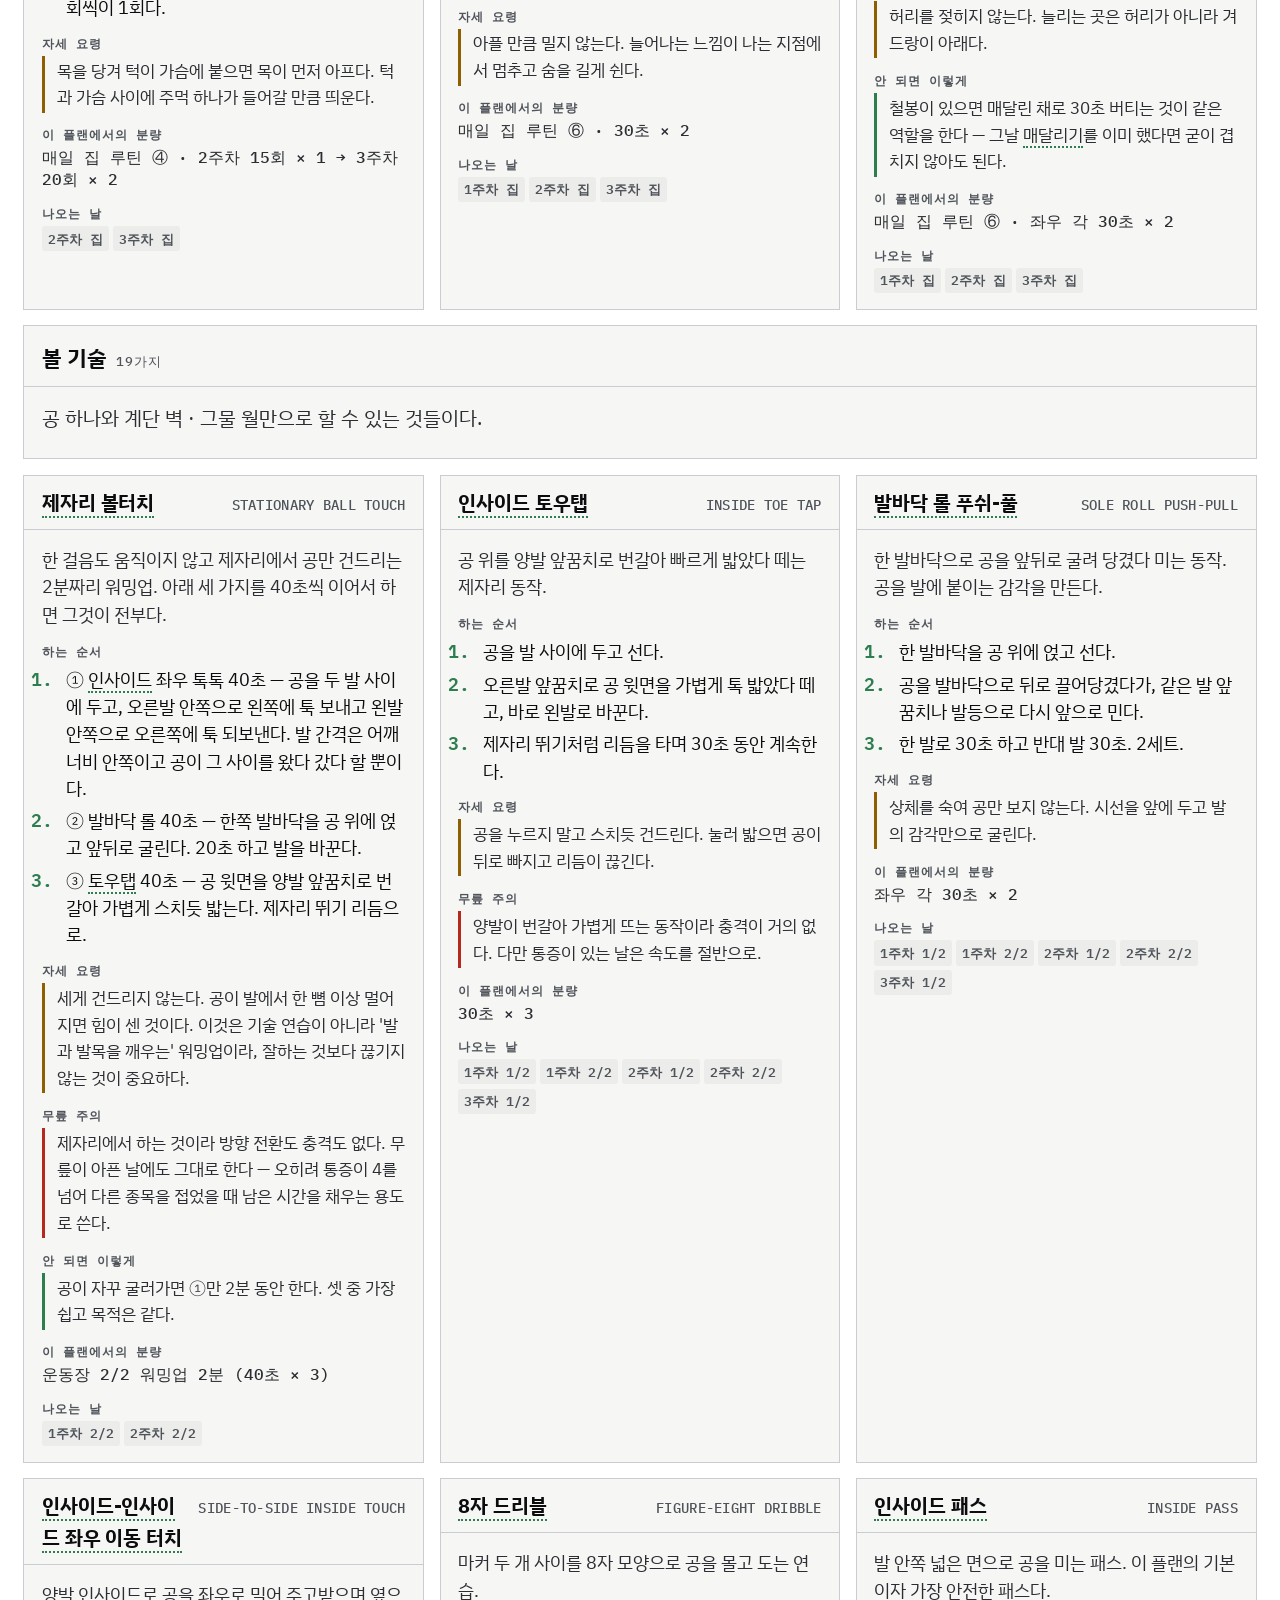
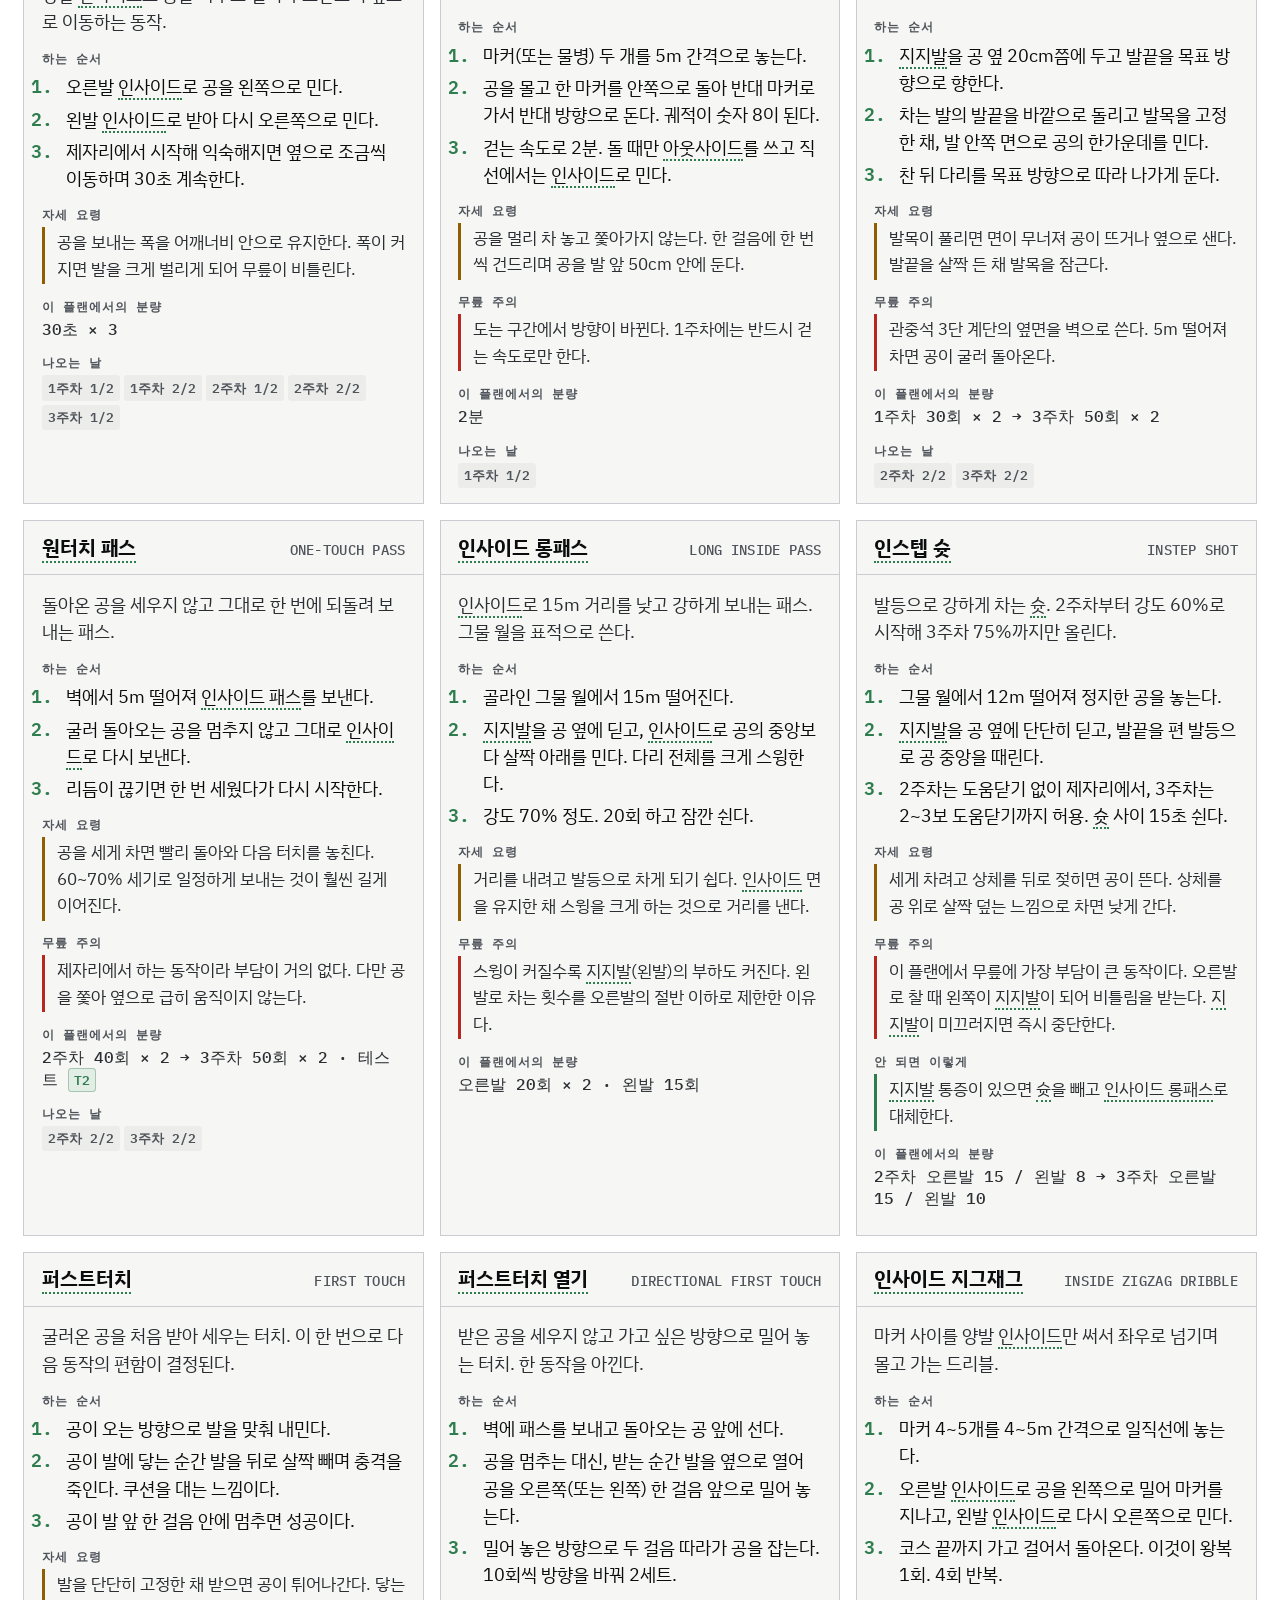
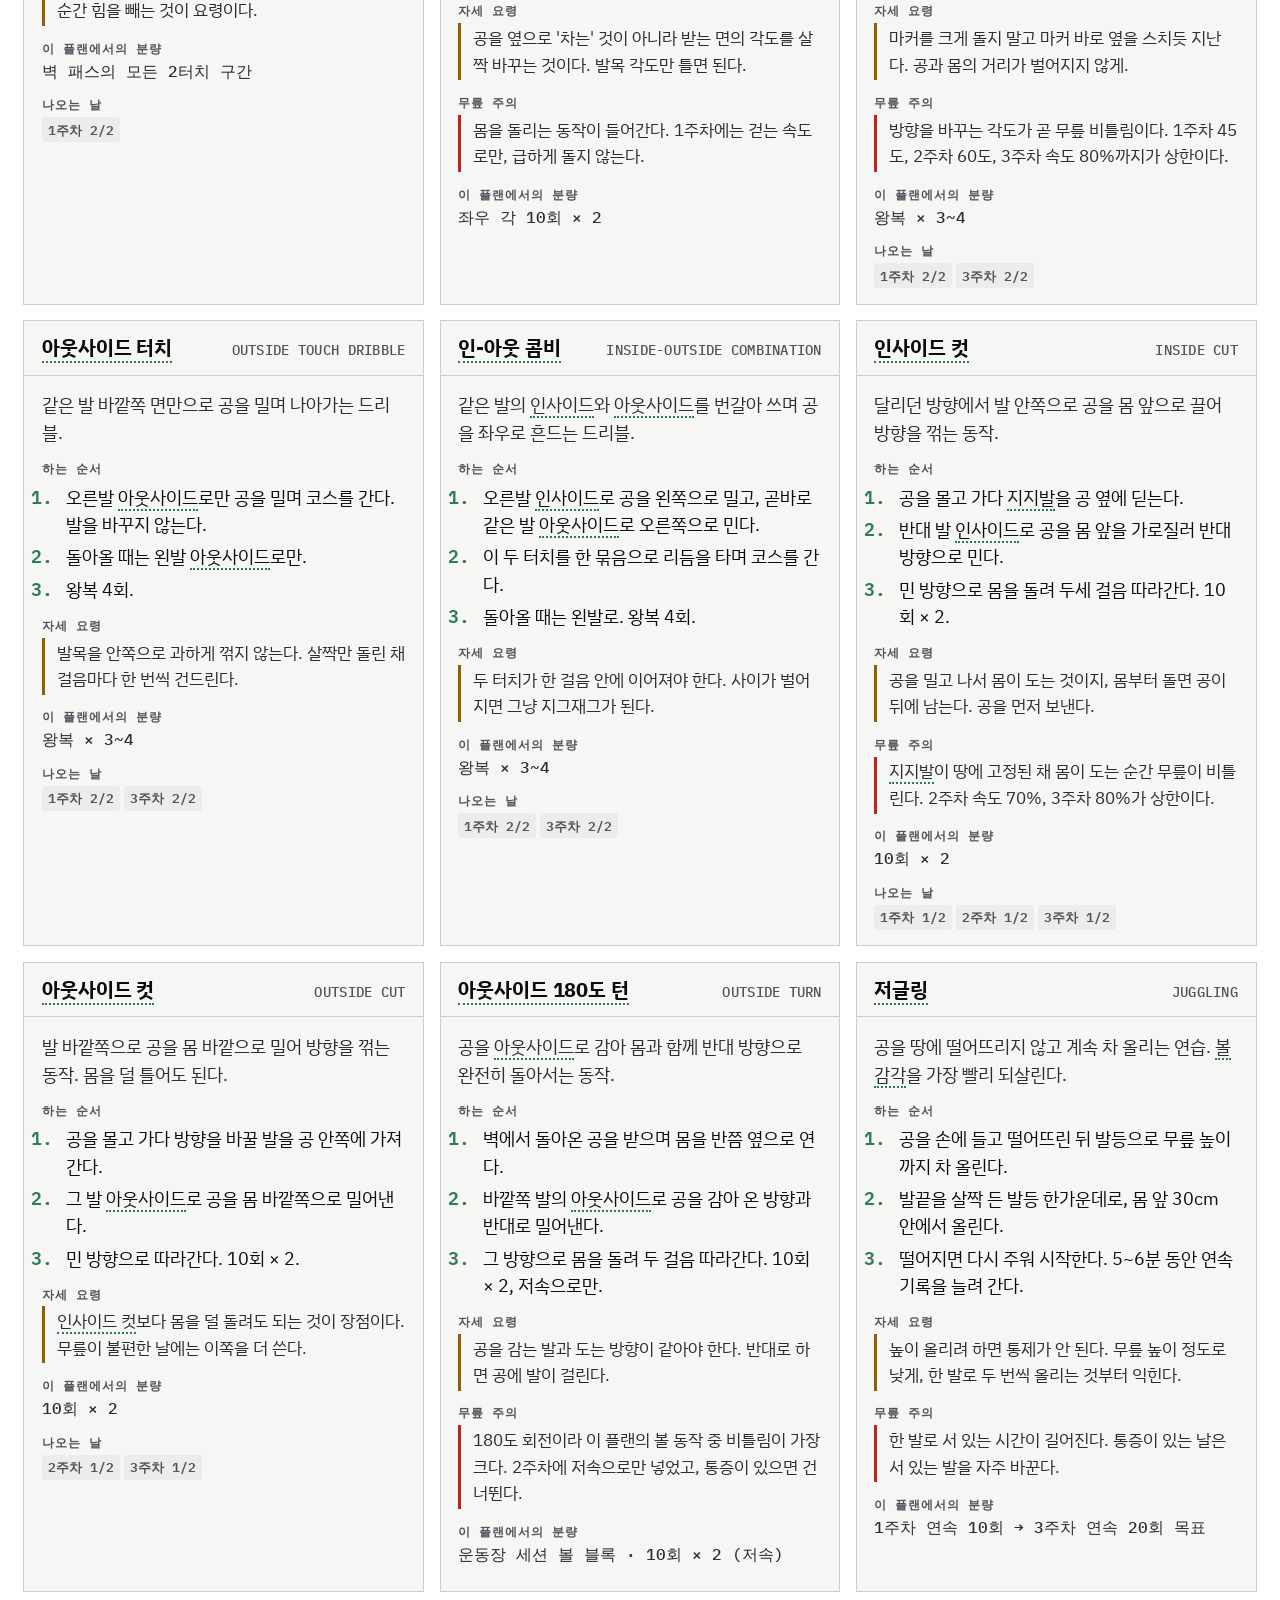
<file: _dashboard/moves.html>
<!doctype html>
<html lang="ko" data-root="..">
<head>
<meta charset="utf-8">
<meta name="viewport" content="width=device-width, initial-scale=1">
<link rel="icon" href="../favicon.svg" type="image/svg+xml">
<link rel="icon" href="../favicon-32.png" sizes="32x32" type="image/png">
<link rel="apple-touch-icon" href="../apple-touch-icon.png">
<meta name="theme-color" content="#2E7D4F">
<title>동작 사전 · 저녁 트레이닝</title>
<script>try{var t=localStorage.getItem('db-theme');if(t&&t!=='system')document.documentElement.dataset.theme=t}catch(e){}</script>
<link rel="preconnect" href="https://fonts.googleapis.com">
<link rel="stylesheet" href="https://fonts.googleapis.com/css2?family=IBM+Plex+Sans+KR:wght@400;500;600;700&family=IBM+Plex+Mono:wght@400;500;600&display=swap">
<link rel="stylesheet" href="dashboard.css">
<link rel="stylesheet" href="overrides.css">
<style>
:root{--accent:#2E7D4F}
.jump{display:flex;flex-wrap:wrap;gap:.35rem;margin:.15rem 0 0}
.jump a{font:600 .8rem var(--sans);background:var(--surface-2);color:var(--ink-2);border:1px solid var(--line);border-radius:5px;padding:.22rem .55rem;text-decoration:none}
.jump a:hover{border-color:var(--accent);color:var(--accent)}
.jump a b{font-family:var(--mono);font-weight:600;color:var(--muted);margin-left:.3rem;font-size:.75rem}
.mv .ph h2{font-size:1.05rem}
.mv .en{font:500 .72rem var(--mono);color:var(--muted);letter-spacing:.02em}
.mv .tip{color:var(--ink-2);font-size:.92rem;margin:0 0 .5rem}
.mv ol.how{margin:.1rem 0 0;padding-left:1.15rem;font-size:.9rem}
.mv ol.how li{margin:.22rem 0;padding-left:.1rem}
.mv ol.how li::marker{font-family:var(--mono);font-weight:600;color:var(--accent)}
.mv .lab{font:600 .62rem var(--mono);letter-spacing:.08em;text-transform:uppercase;color:var(--muted);display:block;margin:.6rem 0 .15rem}
.mv .cue,.mv .knee,.mv .alt{font-size:.88rem;border-left:3px solid var(--line-2);padding:.1rem 0 .1rem .6rem;color:var(--ink-2)}
.mv .cue{border-left-color:var(--warn)}
.mv .knee{border-left-color:var(--bad)}
.mv .alt{border-left-color:var(--accent)}
.mv .vol{font:500 .82rem var(--mono);color:var(--ink-2)}
.mv .days{display:flex;flex-wrap:wrap;gap:.22rem;margin-top:.15rem}
.mv .days a{font:600 .66rem var(--mono);background:var(--surface-2);color:var(--muted);border-radius:3px;padding:.08rem .3rem;text-decoration:none}
.mv .days a:hover{background:var(--accent-soft);color:var(--accent)}
/* 바닥에 눕는 동작 — 운동장에서 못 해 집에서 하는 것들 */
.mv .wh{font:700 .62rem var(--mono);letter-spacing:.04em;color:var(--warn);background:var(--warn-soft);border-radius:99px;padding:.1rem .4rem;white-space:nowrap}
.catline{display:flex;align-items:baseline;gap:.5rem;margin:.2rem 0 0}
.catline h2{font-size:1.15rem}
.search{margin:0 .9rem .2rem}
</style>
</head>
<body>
<div class="wrap">

<div class="topbar">
  <span class="proj" id="dbProject">저녁 트레이닝</span>
  <ul class="pages" id="dbPages"></ul>
  <span class="spacer"></span>
  <button class="theme" id="themeBtn" type="button" aria-label="테마 전환"><span class="ico">◐</span><span class="txt">테마: 시스템</span></button>
</div>

<header class="top">
  <h1>동작 사전</h1>
  <span class="badge accent" id="mvCount">—</span>
  <p class="lede">이 플랜에 나오는 모든 동작을 어떻게 하는지 적어 두었다. 루틴에서 이름만 보고 무엇을 해야 할지 모르겠으면 여기를 찾으면 된다. 어느 루틴에 나오는지는 카드마다 붙어 있고, <a data-page="plan.html">3주 루틴</a>의 세션마다 있는 동작 목록에서도 볼 수 있다. <b>집 근력 루틴 (매일)</b> 묶음이 이번에 새로 들어온 것들이다. 무릎 관련 주의는 <a data-page="knee.html">무릎 관리</a>와 같은 기준이다.</p>
  <div class="meta">
    <span>갱신 <b><time id="dbUpdated" datetime="">—</time></b></span>
    <span>읽는 법 <b>파란 줄 = 순서 · 노란 줄 = 자세 요령 · 빨간 줄 = 무릎 주의</b></span>
  </div>
</header>

<section class="grid">
  <div class="panel" data-span="12">
    <div class="ph"><h2>바로 가기</h2><span class="label">이름으로 찾으려면 아래 검색창</span></div>
    <div class="pb">
      <div class="jump" id="jumpNav"></div>
    </div>
    <input class="search" id="mvSearch" type="search" placeholder="동작 이름 · 영어 이름으로 찾기 (예: 클램쉘, 레그스윙, calf)" aria-label="동작 검색">
    <div class="pf"><span id="mvHits">—</span></div>
  </div>
</section>

<div id="cats"></div>

<section class="grid">
  <div class="panel" data-span="12" id="glossary">
    <div class="ph"><h2>용어집</h2><span class="label">이 페이지에 나온 용어와 문서 코드</span></div>
    <div class="pb"><dl class="glossary" id="glossaryList"></dl></div>
  </div>
</section>

<footer><span>moves.html</span><span>dashboard 스킬로 생성</span><span>로컬 파일</span><span>정의는 _dashboard/moves.js</span></footer>
</div>
<script src="pages.js"></script>
<script src="terms.js"></script>
<script src="moves.js"></script>
<script src="plandata.js"></script>
<script src="dashboard.js"></script>
<script>
(function () {
  const M = window.DB_MOVES, P = window.DB_PLAN, esc = DB.esc, $ = id => document.getElementById(id);

  const CATS = [
    { id: 'basic', t: '발의 부위', d: '패스와 슛의 이름이 여기서 나온다. 먼저 읽으면 나머지가 쉬워진다.' },
    { id: 'warm', t: '워밍업 · 모빌리티', d: '매 세션 앞 10분. 늘리는 것이 아니라 움직이며 깨우는 동작들이다.' },
    { id: 'run', t: '달리기', d: '이 플랜에서 칼로리를 태우는 주력. 속도보다 끊지 않는 것이 목표다.' },
    { id: 'strength', t: '근력 · 무릎 재활', d: '전부 무릎을 거의 굽히지 않고 엉덩이와 허벅지를 쓰는 동작으로 골랐다. 운동장 2/2 세션에서 선 채로 한다.' },
    { id: 'home', t: '집 근력 루틴 (매일)', d: '매일 15~20분 집에서 하는 것들이다. 푸시업과 철봉은 횟수가 아니라 단계로 올린다 — 단계표는 3주 루틴 페이지에 있다.' },
    { id: 'ball', t: '볼 기술', d: '공 하나와 계단 벽 · 그물 월만으로 할 수 있는 것들이다.' },
    { id: 'lesson', t: '레슨 · 경기 (이 플랜 밖)', d: '수요일 클럽 레슨은 언제 나갈지 정할 수 없어 플랜에서 뺐다 (D8). 나가게 되는 날을 위해 설명만 남겨 두었다.' },
    { id: 'cool', t: '쿨다운 · 스트레칭', d: '끝나고 5분. 운동 전에 하지 않고 반드시 끝나고 한다.' },
  ];

  /* 각 동작이 어느 날에 나오는지 찾는다 */
  /* 줄여 쓴 묶음 이름("바닥 무릎 관리 4종" 등)까지 펼쳐서 센다 */
  /* 어디에 나오는가 — 집 루틴 3주차 + 운동장 6세션을 한 줄로 만들어 훑는다 */
  const SRC = P.home.weeks.map(h => ({ id: 'h' + h.no, label: h.no + '주차 집', href: 'plan.html#h' + h.no, blocks: h.blocks, theme: h.theme }))
    .concat(P.field.map(x => ({ id: x.id, label: x.week + '주차 ' + x.slotLabel, href: 'plan.html#' + x.id, blocks: x.blocks, theme: x.theme })));
  const dayMap = new Map();
  for (const day of SRC) {
    const text = [day.theme].concat(day.blocks.map(b => b.name + ' ' + b.items.concat(b.notes || []).join(' ')));
    for (const m of window.DB_MOVES_FIND(text)) {
      if (!dayMap.has(m.k)) dayMap.set(m.k, []);
      dayMap.get(m.k).push(day);
    }
  }
  const fixedText = [].concat(P.fixed.warmup, P.fixed.cooldown).join(' ');

  function card(m) {
    const days = dayMap.get(m.k) || [];
    const inFixed = [m.k].concat(m.alias || []).some(n => fixedText.includes(n));
    let when = '';
    if (inFixed && days.length >= 6) when = '<span class="days"><a href="plan.html">매 세션 공통</a></span>';
    else if (days.length) {
      const shown = days.slice(0, 9).map(d => '<a href="' + d.href + '">' + esc(d.label) + '</a>').join('');
      when = '<span class="days">' + shown + (days.length > 9 ? '<a href="plan.html">외 ' + (days.length - 9) + '곳</a>' : '') + '</span>';
    }
    return '<div class="panel mv" data-span="4" id="' + window.DB_MOVE_ID(m) + '" data-cat="' + m.cat + '" data-find="' + esc((m.k + ' ' + (m.alias || []).join(' ') + ' ' + (m.en || '')).toLowerCase()) + '">' +
      '<div class="ph"><h2>' + esc(m.k) + '</h2>' +
        (m.where === 'home' ? '<span class="wh">집에서</span>' : '') +
        '<span class="label en">' + esc(m.en || '') + '</span></div>' +
      '<div class="pb">' +
        '<p class="tip">' + esc(m.tip) + '</p>' +
        '<span class="lab">하는 순서</span>' +
        '<ol class="how">' + m.how.map(h => '<li>' + esc(h) + '</li>').join('') + '</ol>' +
        '<span class="lab">자세 요령</span><p class="cue">' + esc(m.cue) + '</p>' +
        (m.knee ? '<span class="lab">무릎 주의</span><p class="knee">' + esc(m.knee) + '</p>' : '') +
        (m.alt ? '<span class="lab">안 되면 이렇게</span><p class="alt">' + esc(m.alt) + '</p>' : '') +
        (m.vol ? '<span class="lab">이 플랜에서의 분량</span><p class="vol">' + esc(m.vol) + '</p>' : '') +
        (when ? '<span class="lab">나오는 날</span>' + when : '') +
      '</div></div>';
  }

  $('cats').innerHTML = CATS.map(c => {
    const items = M.filter(m => m.cat === c.id);
    if (!items.length) return '';
    return '<section class="grid" id="cat-' + c.id + '" data-catsec="' + c.id + '">' +
      '<div class="panel" data-span="12"><div class="ph"><div class="catline"><h2>' + esc(c.t) + '</h2>' +
      '<span class="label">' + items.length + '가지</span></div></div>' +
      '<div class="pb"><p style="color:var(--ink-2)">' + esc(c.d) + '</p></div></div>' +
      '</section><section class="grid">' + items.map(card).join('') + '</section>';
  }).join('');

  $('jumpNav').innerHTML = CATS.map(c =>
    '<a href="#cat-' + c.id + '">' + esc(c.t) + '<b>' + M.filter(m => m.cat === c.id).length + '</b></a>').join('');
  $('mvCount').textContent = M.length + '가지';

  /* 검색 */
  const cards = [...document.querySelectorAll('.panel.mv')];
  const secs = [...document.querySelectorAll('#cats section')];
  $('mvSearch').addEventListener('input', e => {
    const q = e.target.value.trim().toLowerCase();
    let n = 0;
    for (const c of cards) {
      const hit = !q || c.dataset.find.includes(q);
      c.hidden = !hit; if (hit) n++;
    }
    for (const s of secs) {
      const mine = [...s.querySelectorAll('.panel.mv')];
      if (mine.length) s.hidden = mine.every(c => c.hidden);
      else s.hidden = !!q && !s.nextElementSibling?.querySelector('.panel.mv:not([hidden])');
    }
    $('mvHits').textContent = q ? (n + '가지 일치') : (M.length + '가지 전체');
  });
  $('mvHits').textContent = M.length + '가지 전체';

  DB.refresh();
})();
</script>
</body>
</html>
</file>
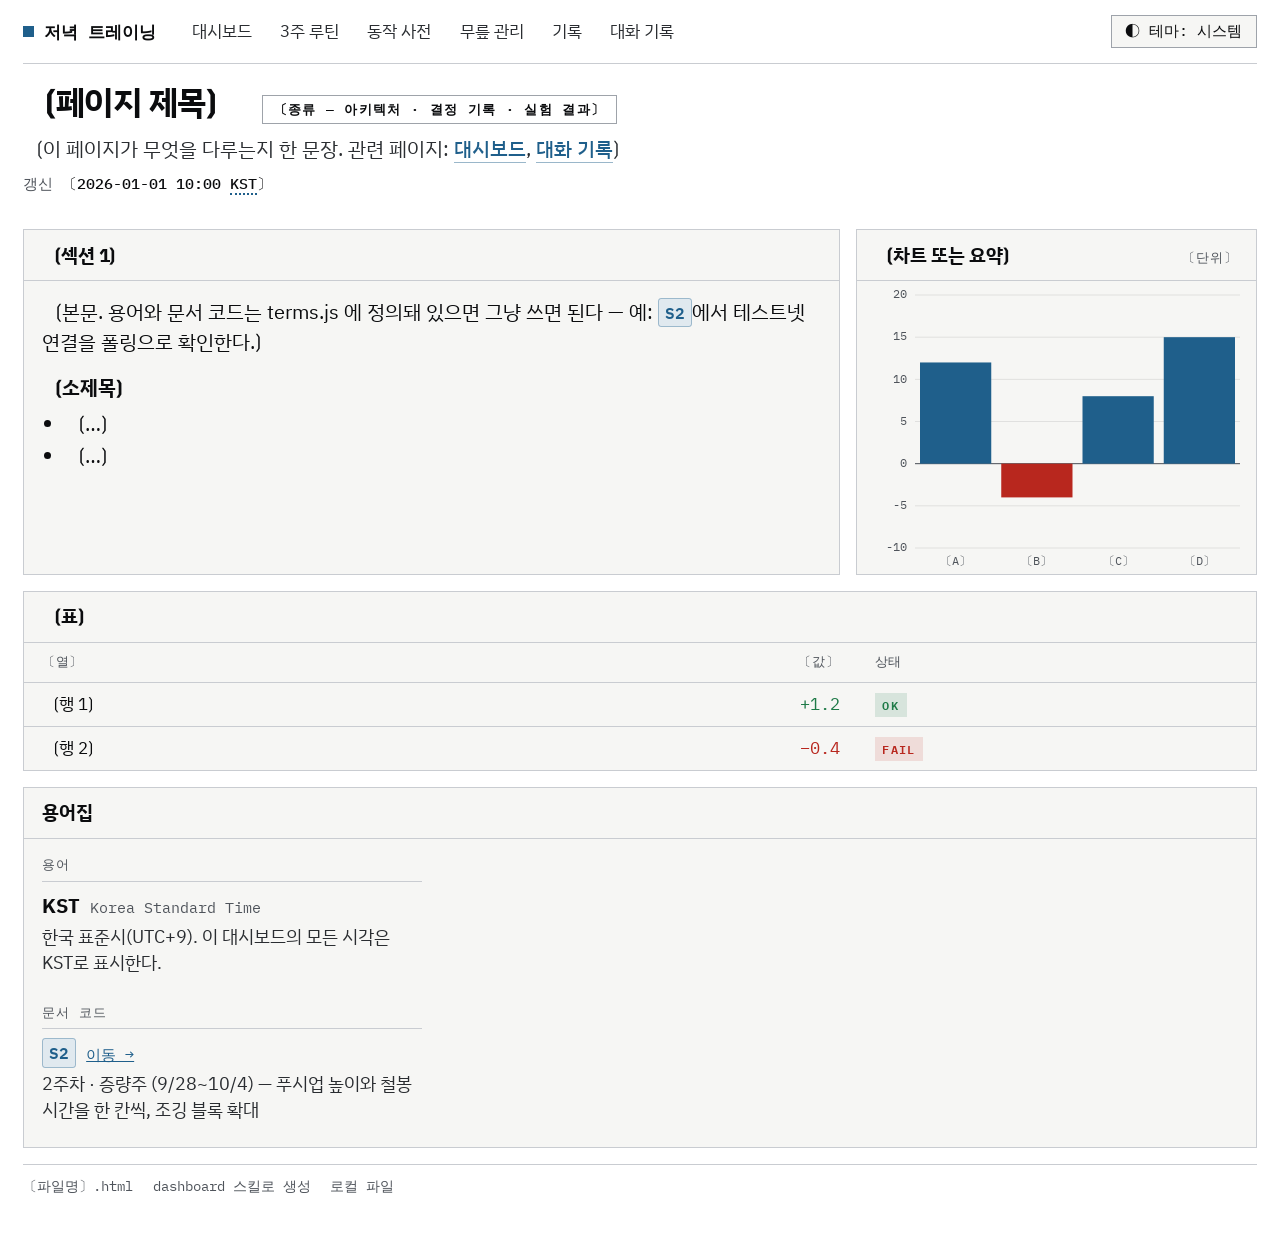
<file: _dashboard/page.html>
<!doctype html>
<html lang="ko" data-root="..">
<head>
<meta charset="utf-8">
<meta name="viewport" content="width=device-width, initial-scale=1">
<link rel="icon" href="../favicon.svg" type="image/svg+xml">
<link rel="icon" href="../favicon-32.png" sizes="32x32" type="image/png">
<link rel="apple-touch-icon" href="../apple-touch-icon.png">
<meta name="theme-color" content="#1F5F8B">
<title>〔페이지 제목〕 · 〔프로젝트 이름〕</title>
<script>try{var t=localStorage.getItem('db-theme');if(t&&t!=='system')document.documentElement.dataset.theme=t}catch(e){}</script>
<link rel="preconnect" href="https://fonts.googleapis.com">
<link rel="stylesheet" href="https://fonts.googleapis.com/css2?family=IBM+Plex+Sans+KR:wght@400;500;600;700&family=IBM+Plex+Mono:wght@400;500;600&display=swap">
<link rel="stylesheet" href="dashboard.css">
<!-- DASHBOARD.html 의 --accent 와 같은 값 -->
<style>:root{--accent:#1F5F8B}</style>
</head>
<body>
<div class="wrap">

<div class="topbar">
  <span class="proj" id="dbProject">〔프로젝트 이름〕</span>
  <ul class="pages" id="dbPages"></ul>
  <span class="spacer"></span>
  <button class="theme" id="themeBtn" type="button" aria-label="테마 전환"><span class="ico">◐</span><span class="txt">테마: 시스템</span></button>
</div>

<header class="top">
  <h1>〔페이지 제목〕</h1>
  <span class="badge">〔종류 — 아키텍처 · 결정 기록 · 실험 결과〕</span>
  <p class="lede">〔이 페이지가 무엇을 다루는지 한 문장. 관련 페이지: <a data-page="DASHBOARD.html">대시보드</a>, <a data-page="conversations.html">대화 기록</a>〕</p>
  <div class="meta"><span>갱신 <b><time datetime="〔2026-01-01T10:00+09:00〕">〔2026-01-01 10:00 KST〕</time></b></span></div>
</header>

<!-- 패널은 DASHBOARD.html 과 같은 부품을 쓴다. 필요한 것만 남긴다. -->
<section class="grid">
  <div class="panel" data-span="8">
    <div class="ph"><h2>〔섹션 1〕</h2></div>
    <div class="pb prose">
      <p>〔본문. 용어와 문서 코드는 terms.js 에 정의돼 있으면 그냥 쓰면 된다 — 예: S2에서 테스트넷 연결을 폴링으로 확인한다.〕</p>
      <h3>〔소제목〕</h3>
      <ul><li>〔…〕</li><li>〔…〕</li></ul>
    </div>
  </div>
  <div class="panel" data-span="4">
    <div class="ph"><h2>〔차트 또는 요약〕</h2><span class="label">〔단위〕</span></div>
    <div class="pb tight"><div class="chart"><canvas id="chart1"></canvas></div></div>
  </div>
</section>

<section class="grid">
  <div class="panel" data-span="12">
    <div class="ph"><h2>〔표〕</h2></div>
    <div class="pb tight" id="table1"></div>
  </div>
</section>

<section class="grid">
  <div class="panel" data-span="12" id="glossary">
    <div class="ph"><h2>용어집</h2></div>
    <div class="pb"><dl class="glossary" id="glossaryList"></dl></div>
  </div>
</section>

<footer><span>〔파일명〕.html</span><span>dashboard 스킬로 생성</span><span>로컬 파일</span></footer>
</div>
<script src="pages.js"></script>
<script src="terms.js"></script>
<script src="dashboard.js"></script>
<script>
(function(){
  // 〔예시〕 막대 차트 + 표. 실제 값으로 바꾼다.
  DB.barChart('chart1',{labels:['〔A〕','〔B〕','〔C〕','〔D〕'],values:[12,-4,8,15],yfmt:'int'});
  DB.table('table1',[
    {k:'〔행 1〕',v:1.2,s:'OK'},{k:'〔행 2〕',v:-0.4,s:'FAIL'},
  ],[
    {key:'k',label:'〔열〕'},{key:'v',label:'〔값〕',fmt:'sign:1',num:true,sign:true},{key:'s',label:'상태',chip:{OK:'good',FAIL:'bad'}},
  ]);
  DB.refresh();   // 새로 그린 표에도 용어/코드 툴팁
})();
</script>
</body>
</html>
</file>
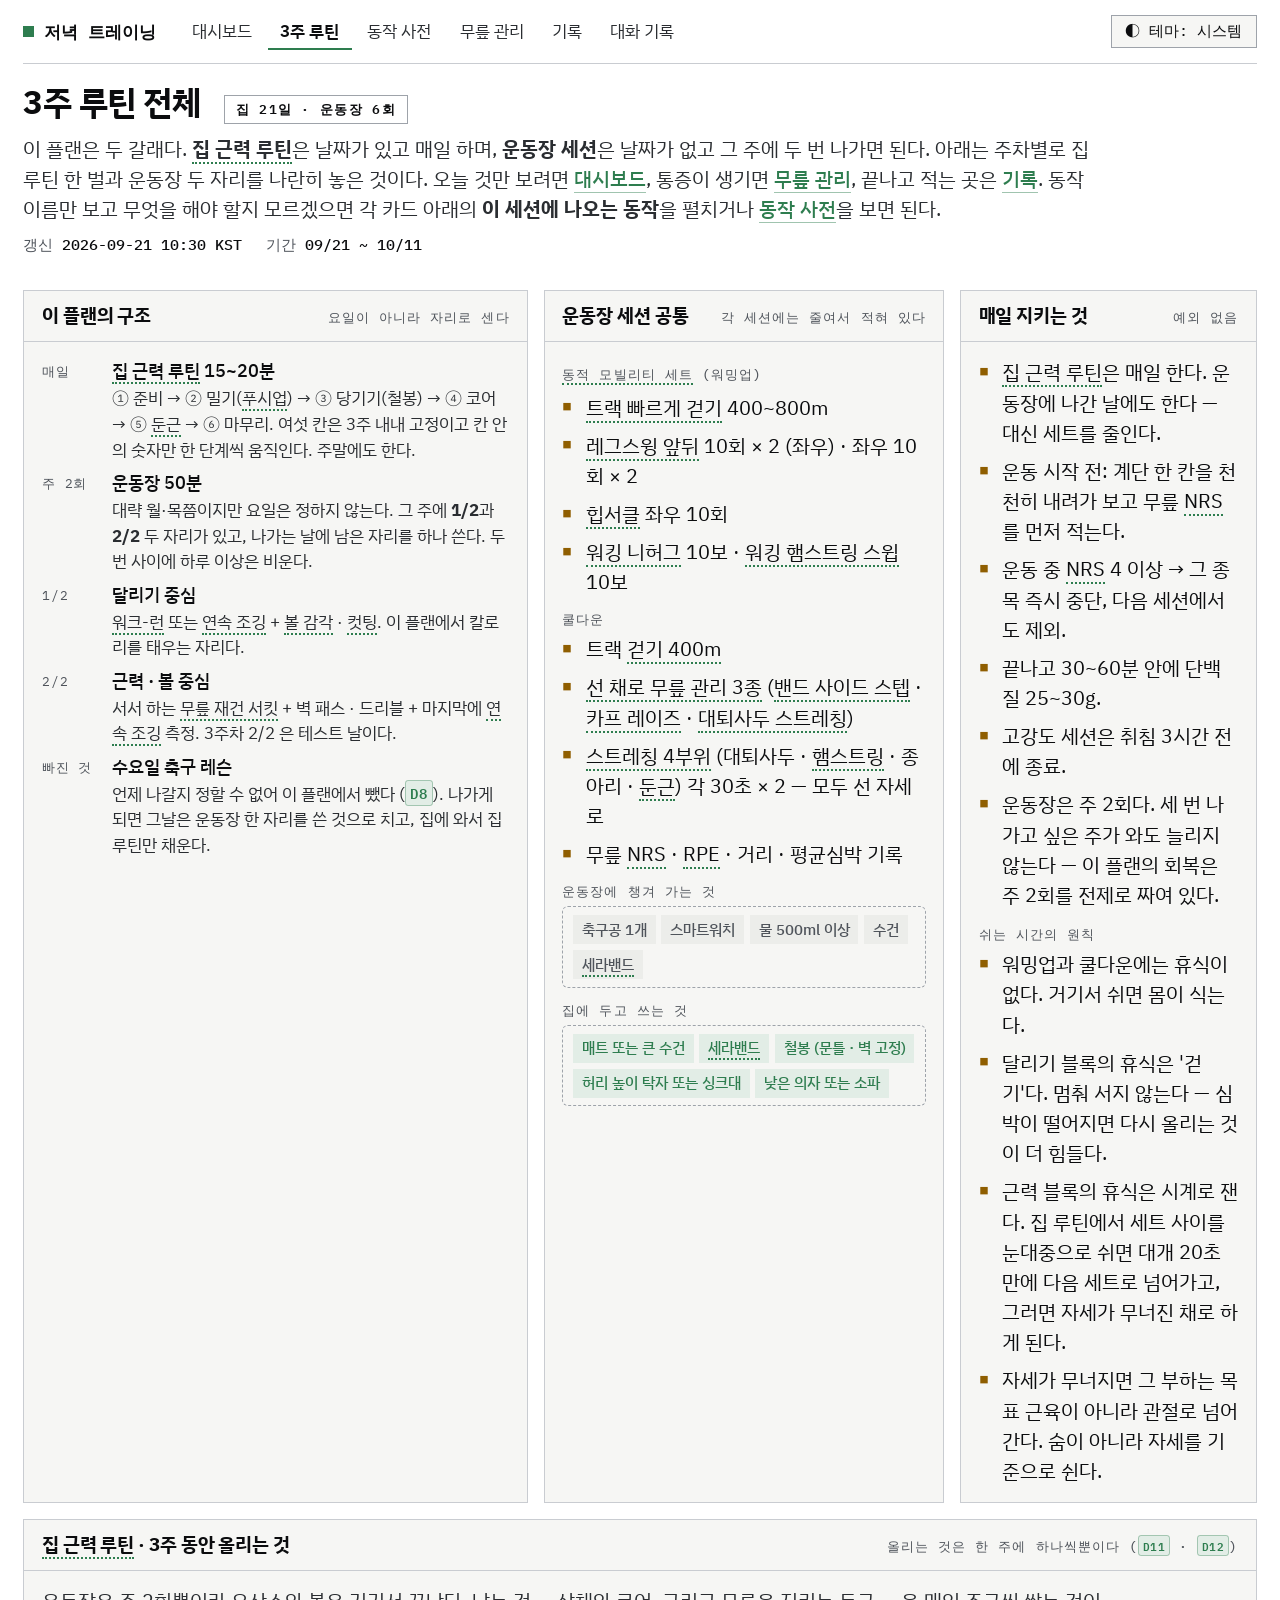
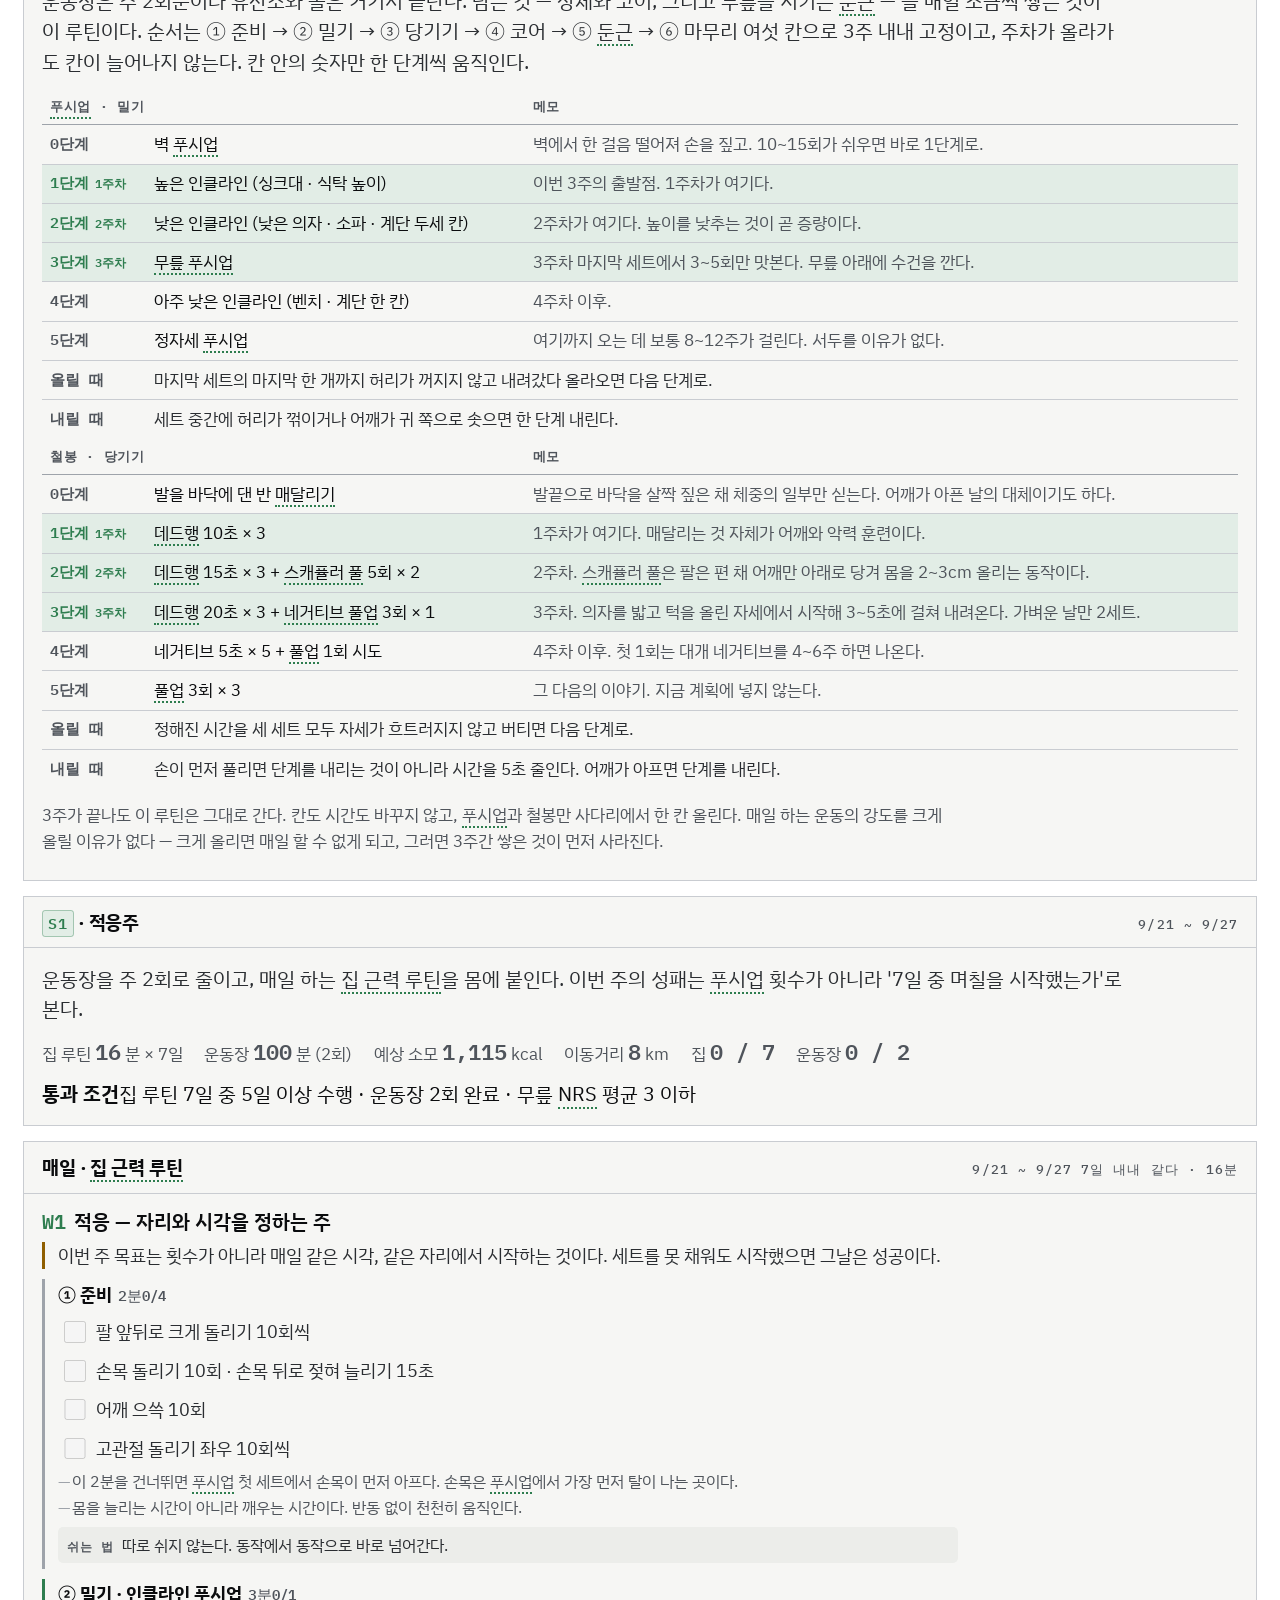
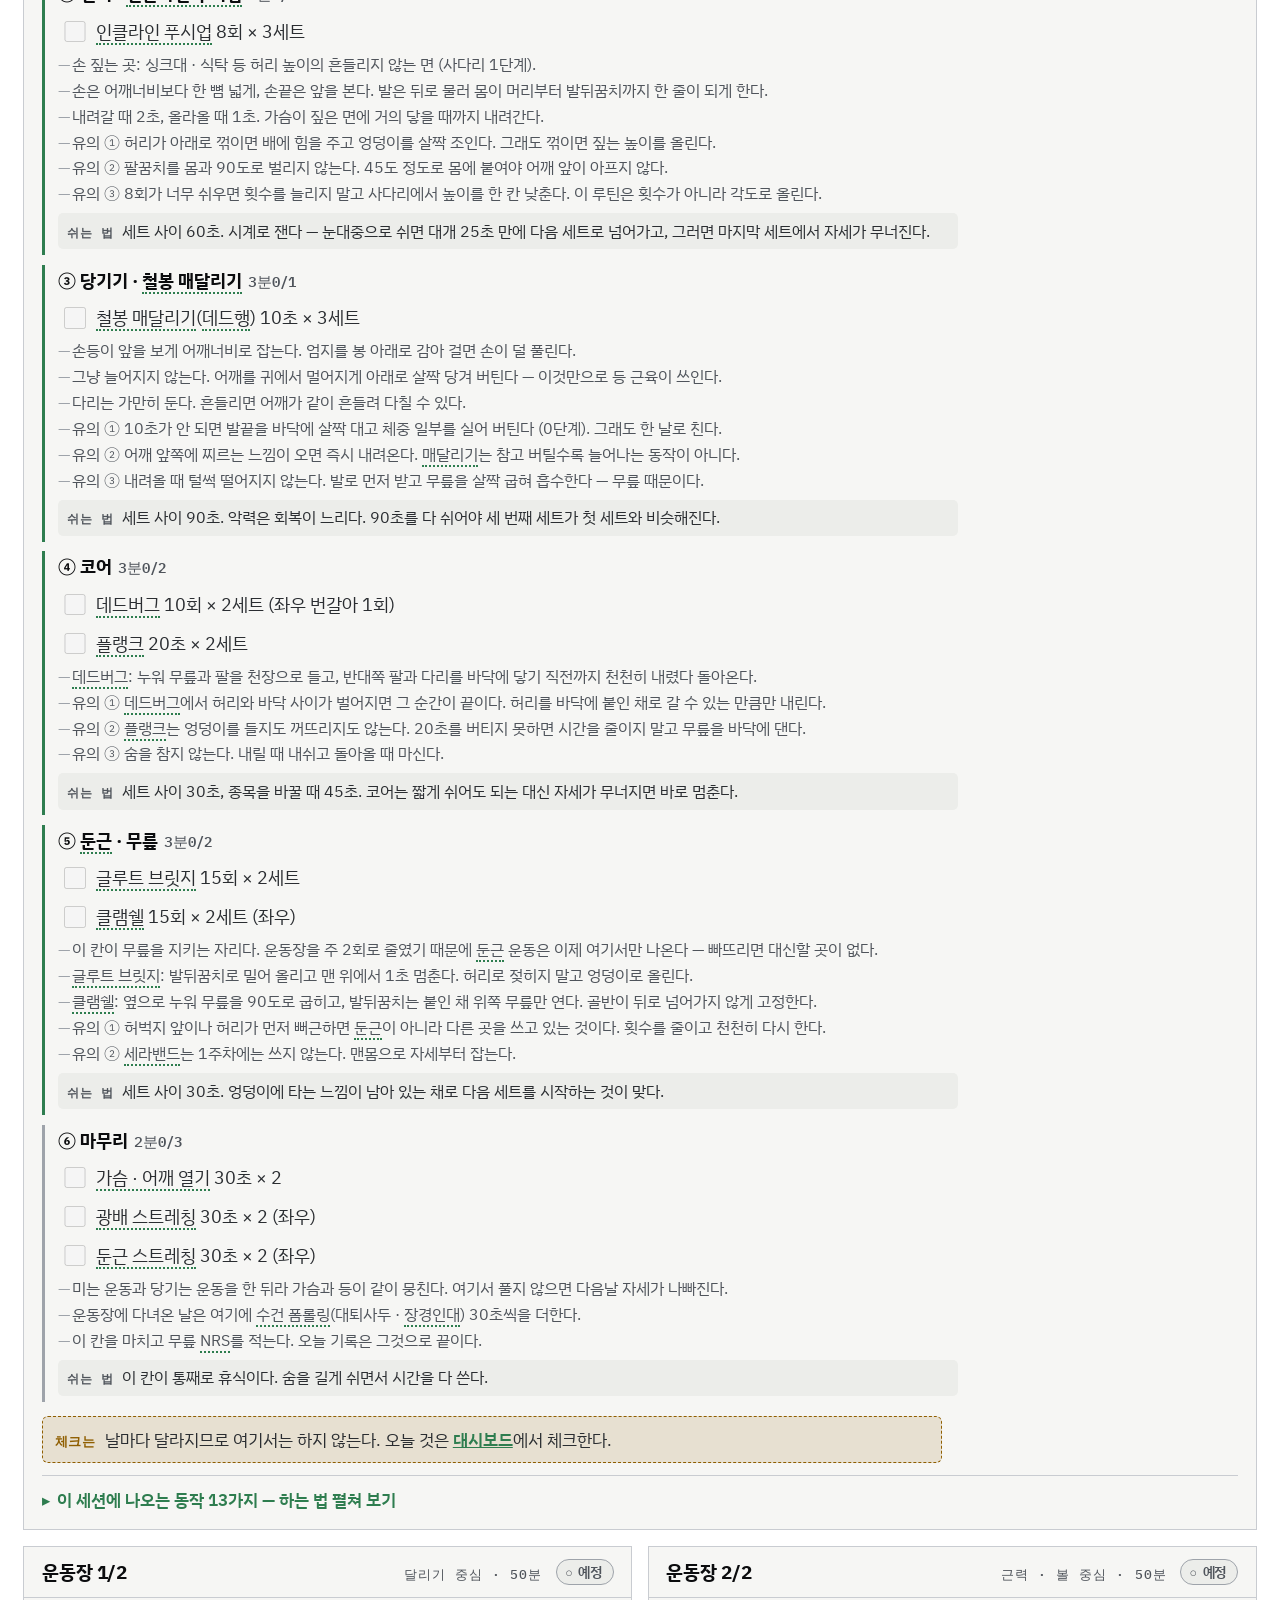
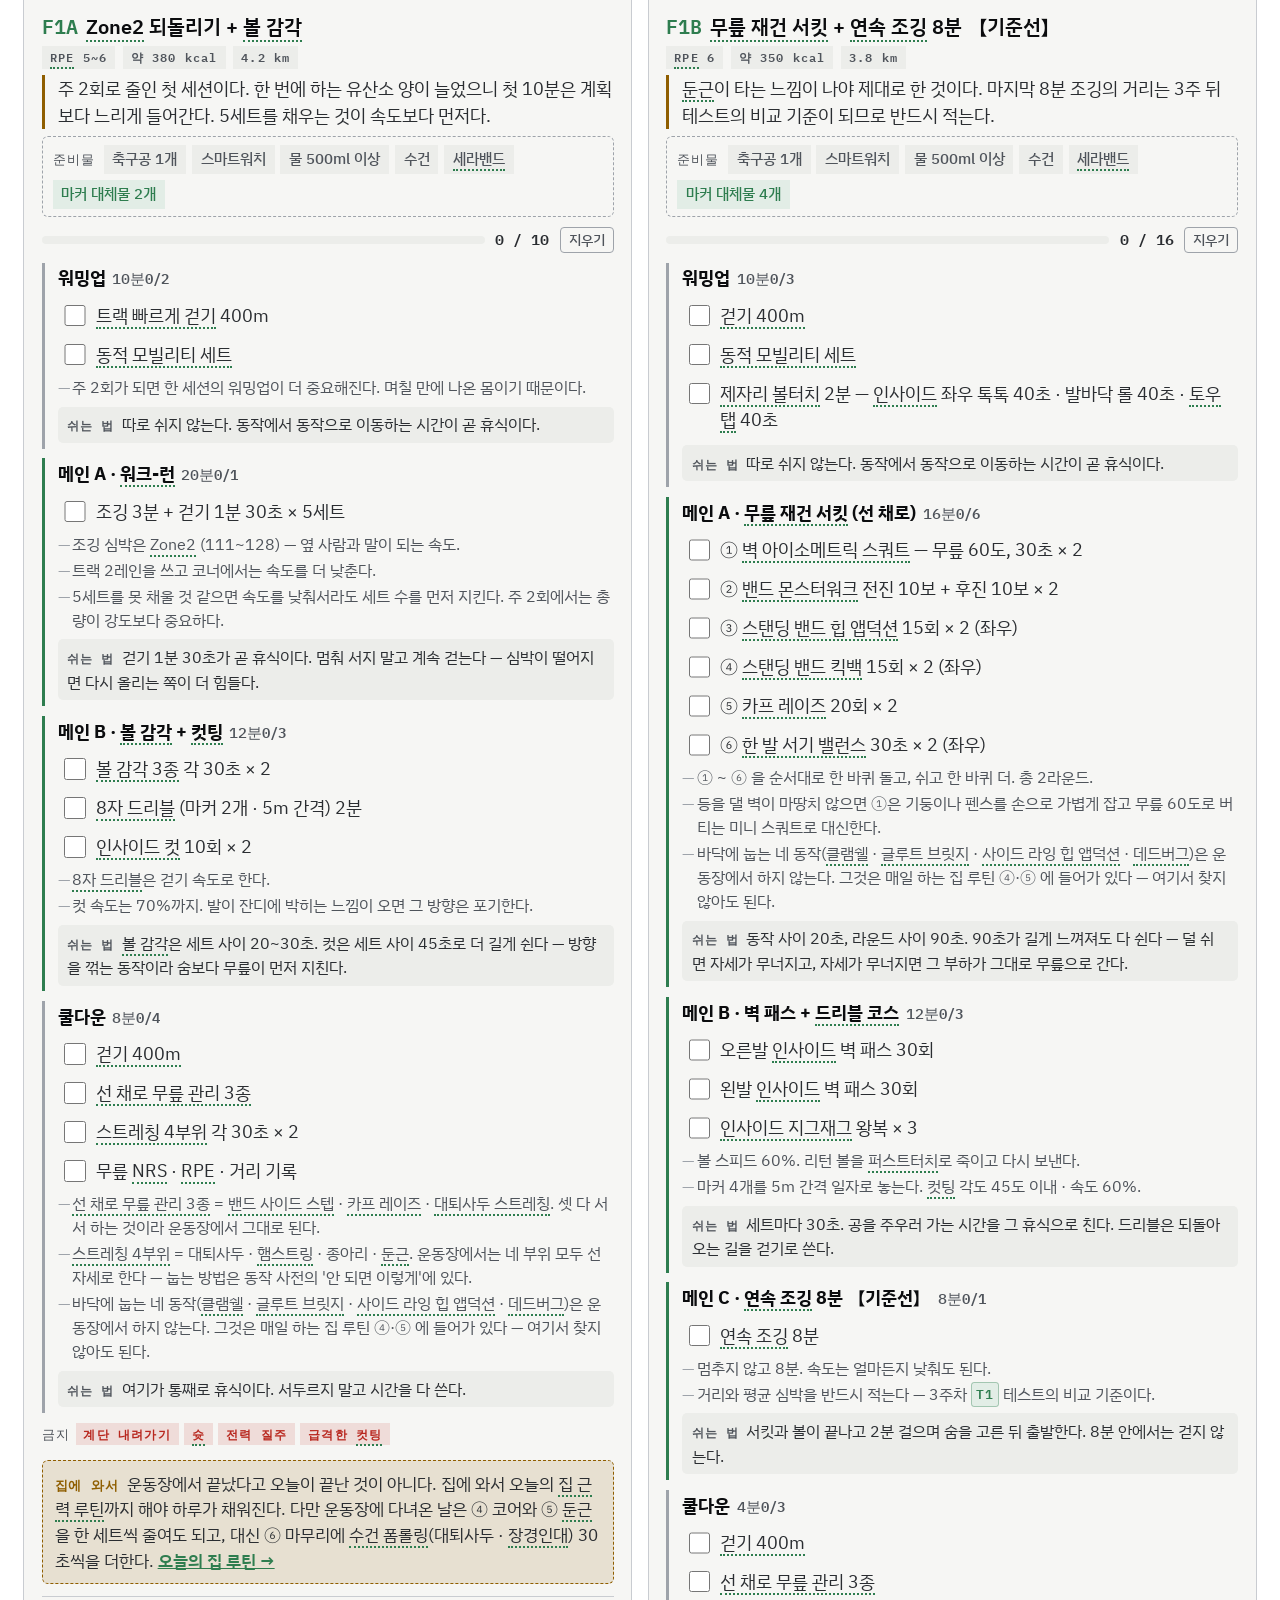
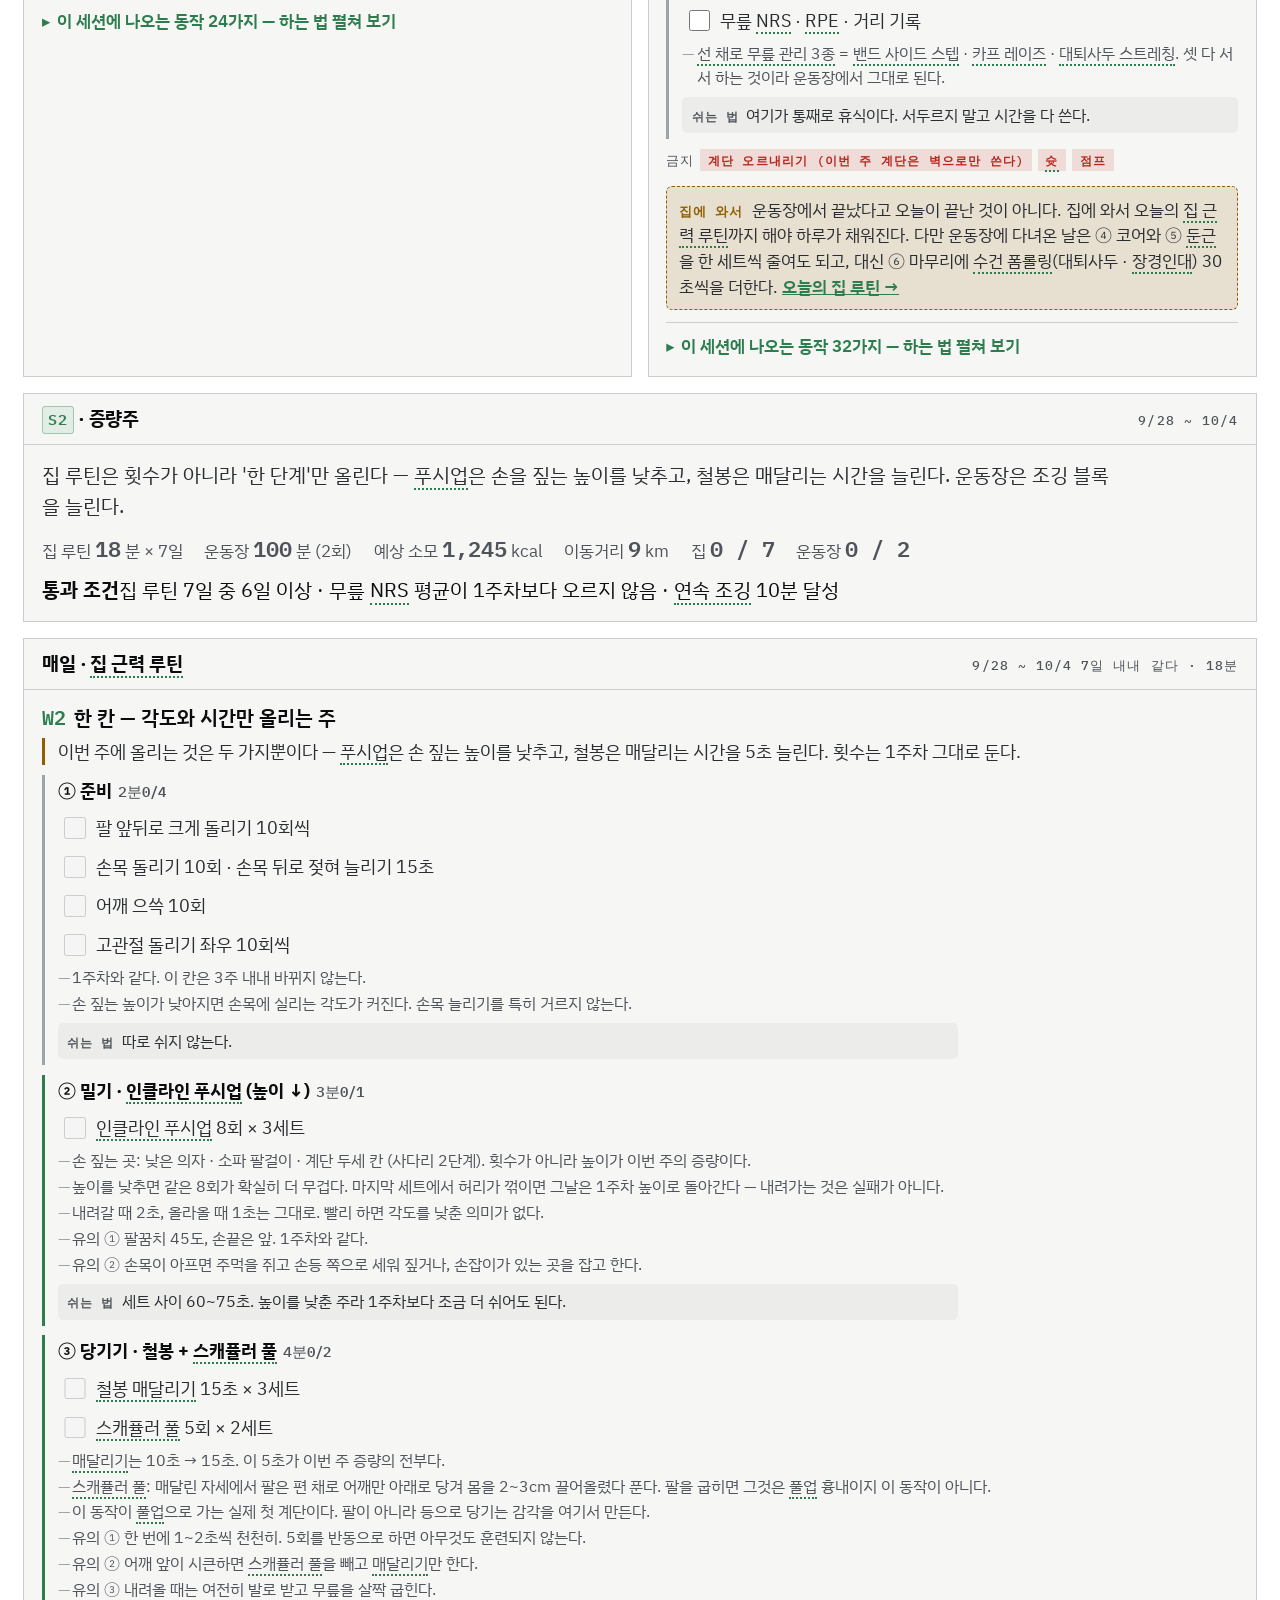
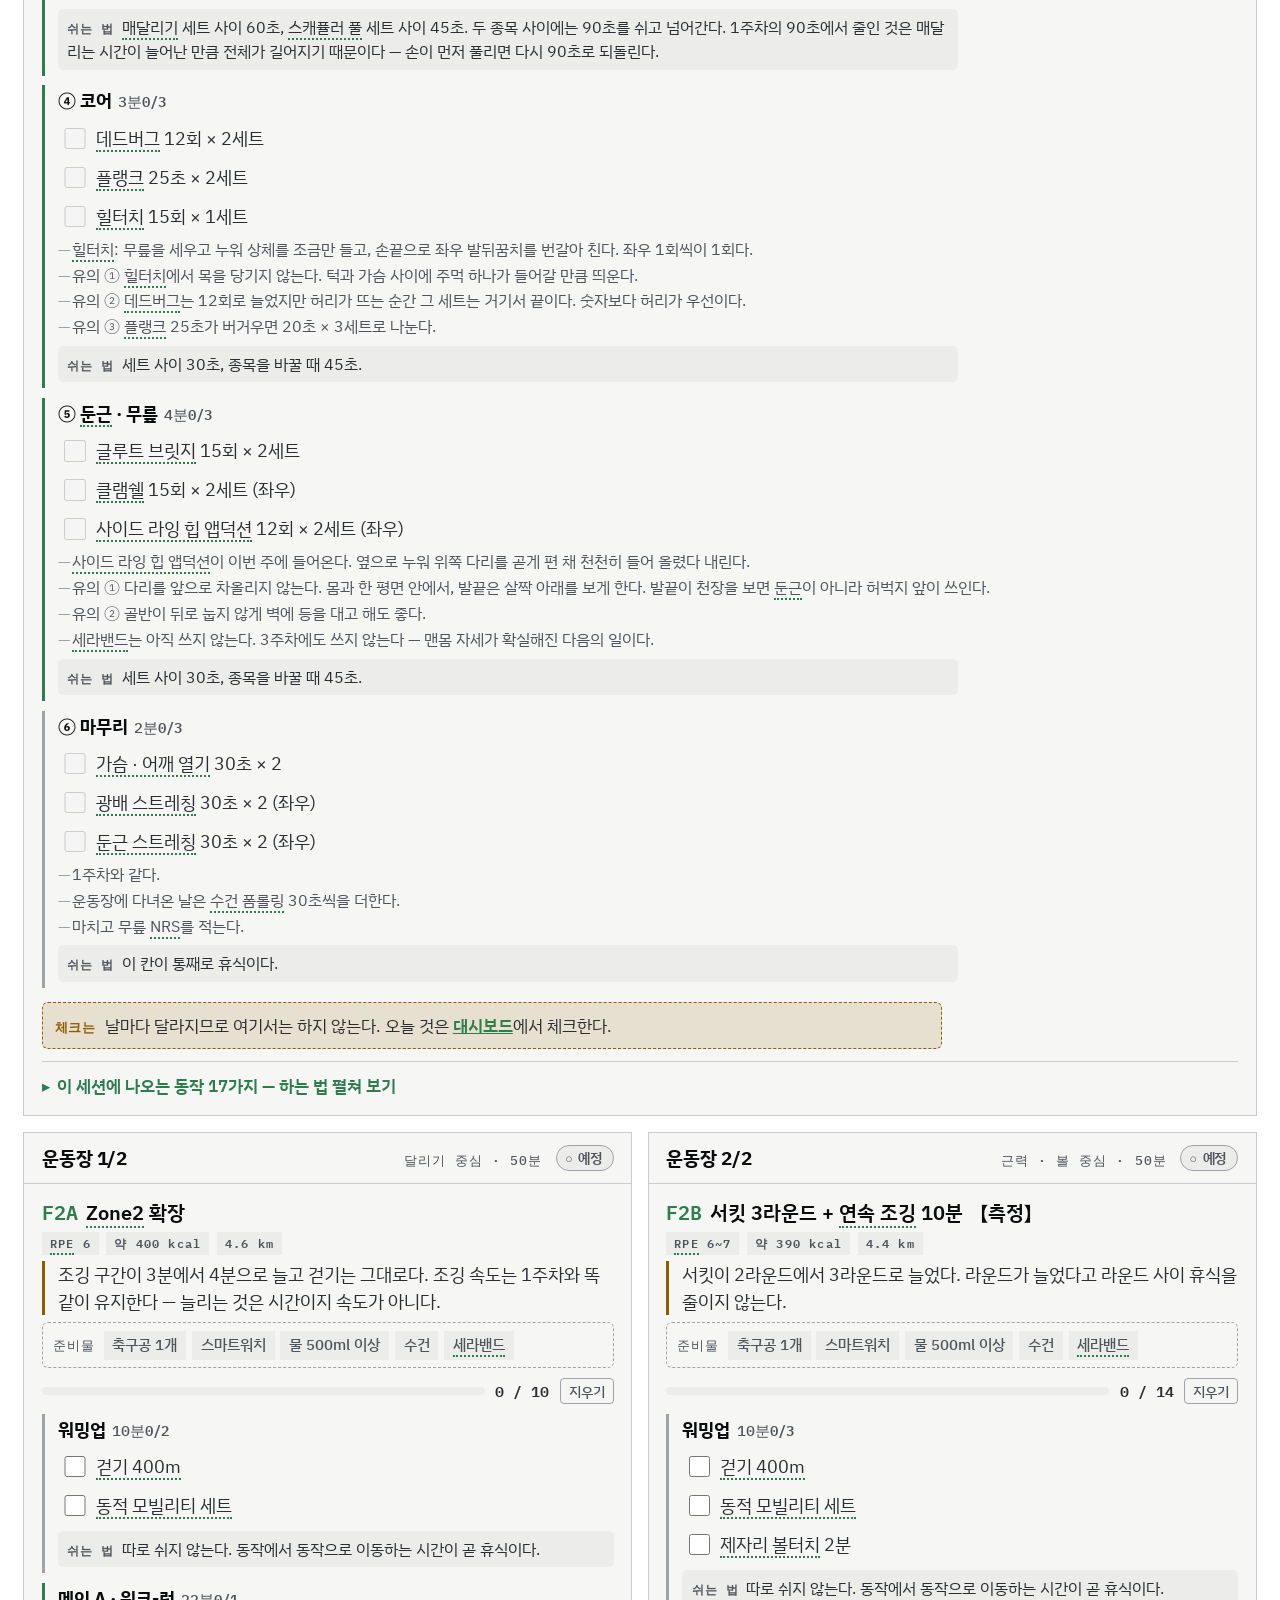
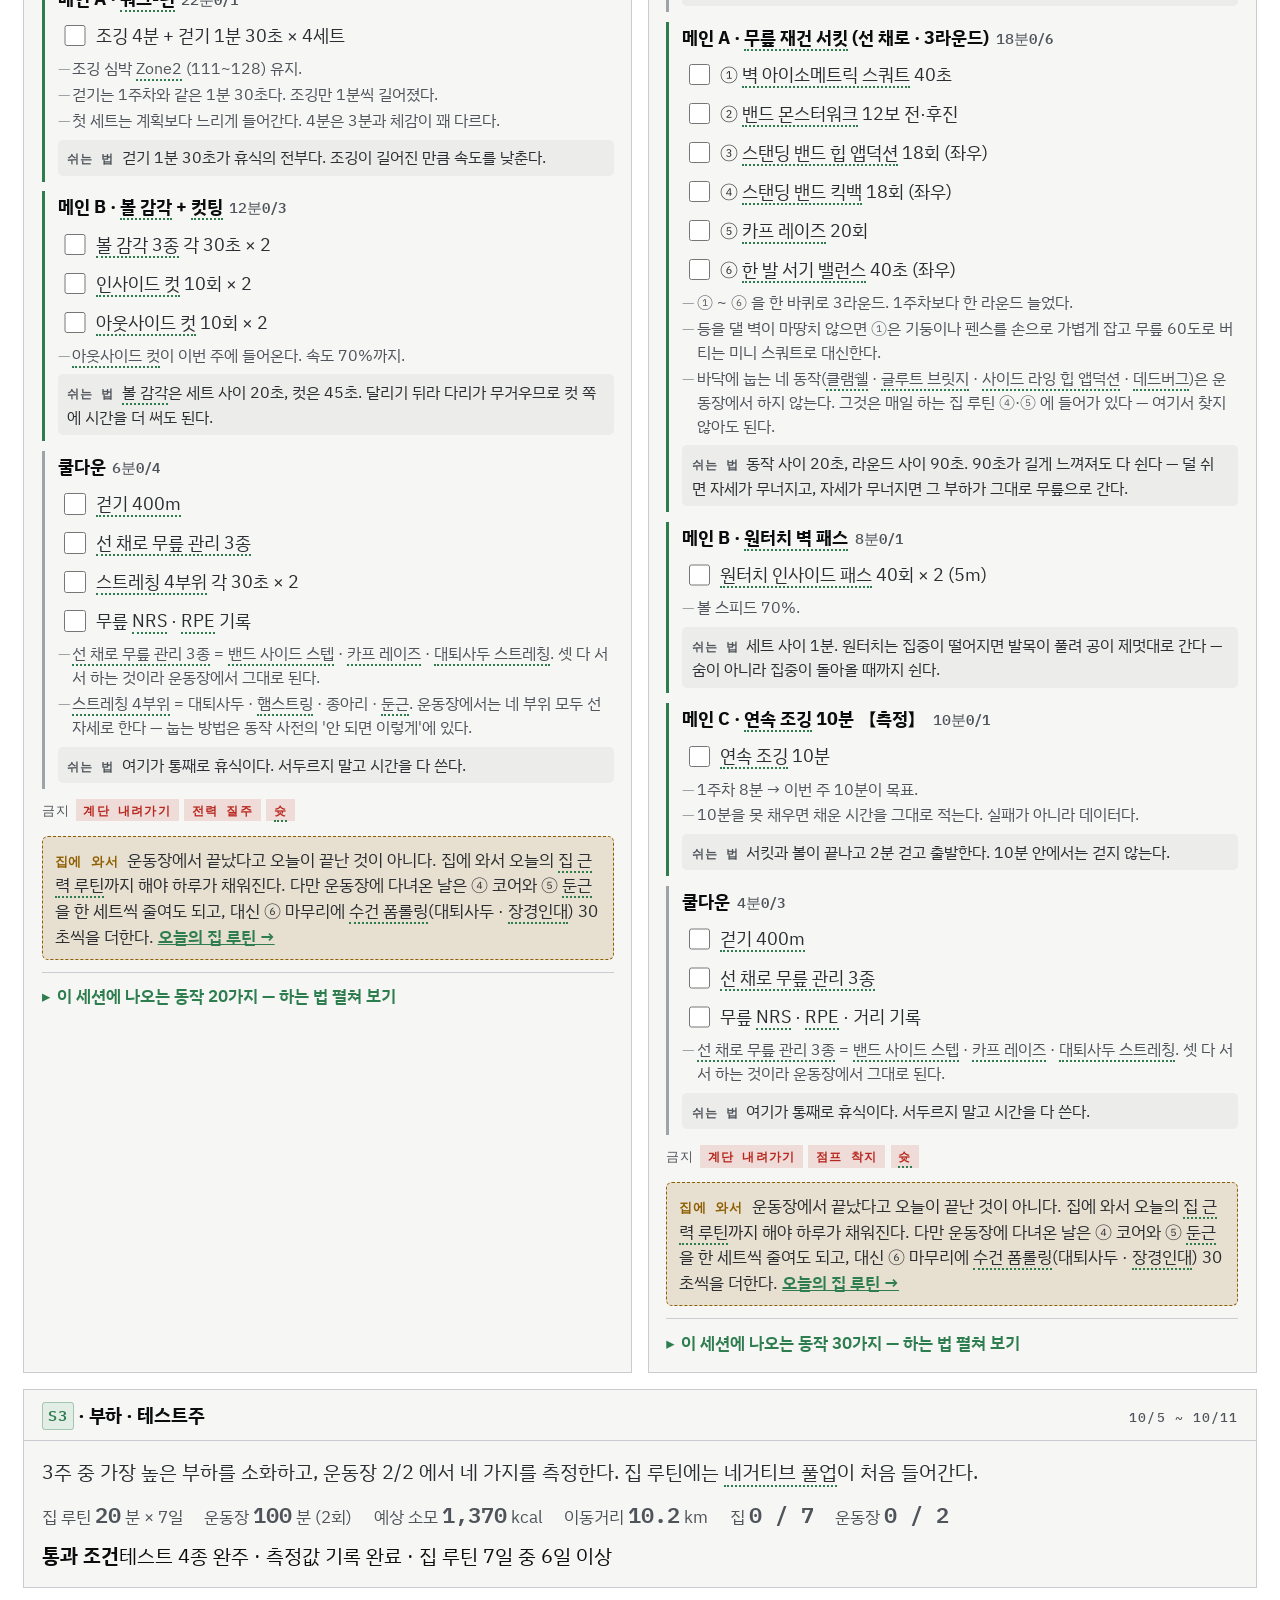
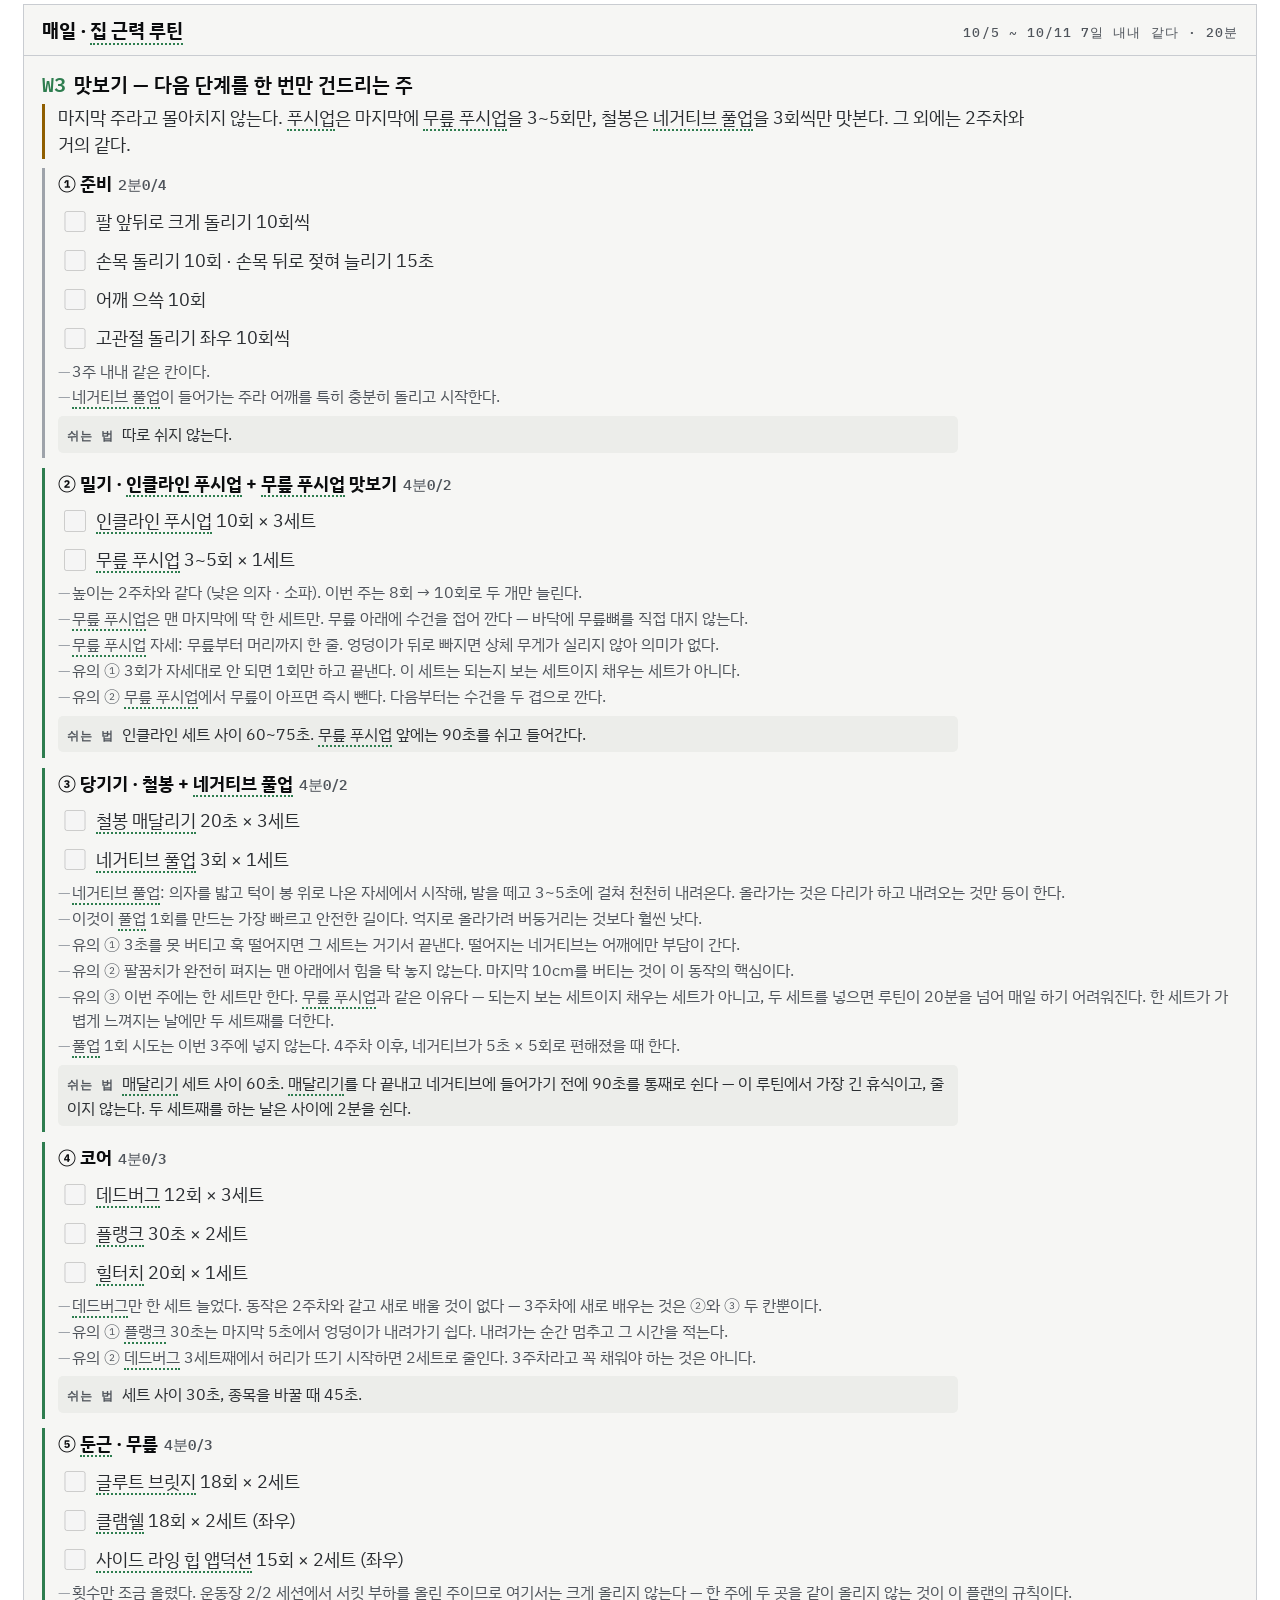
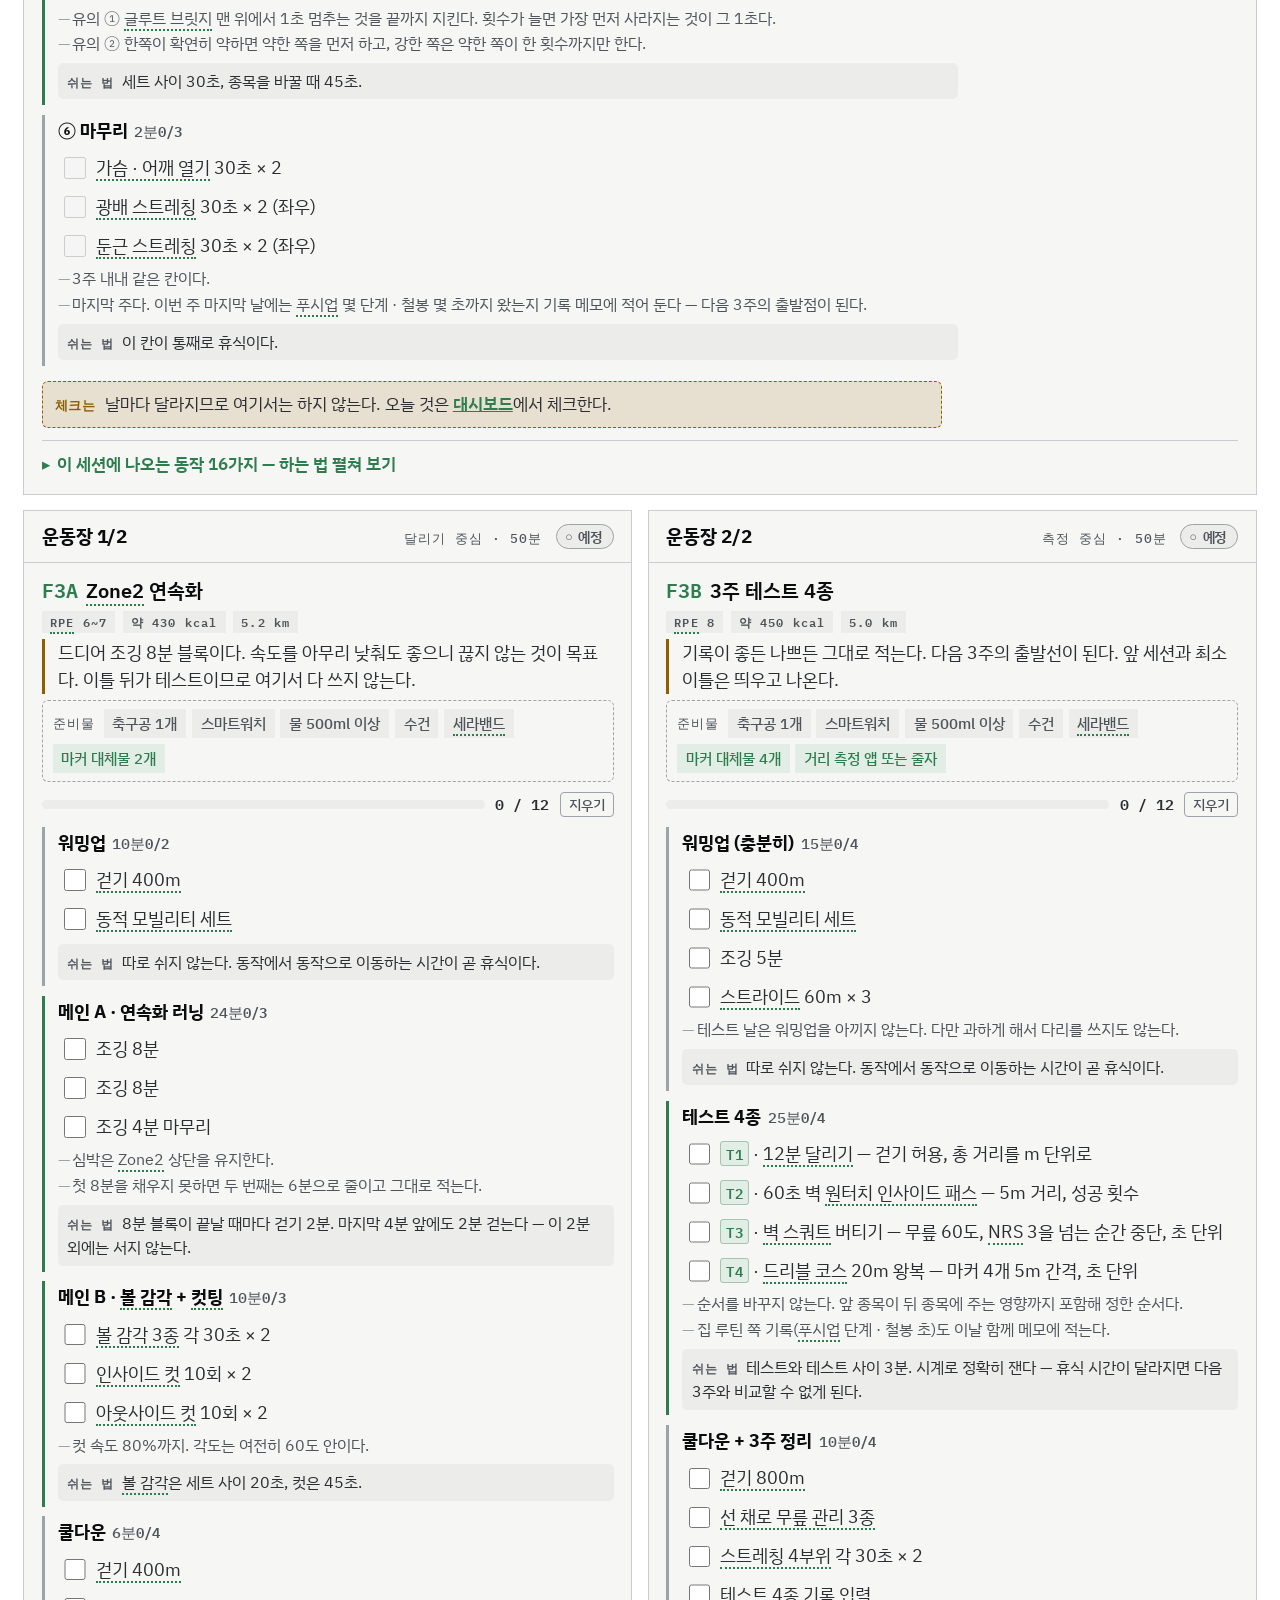
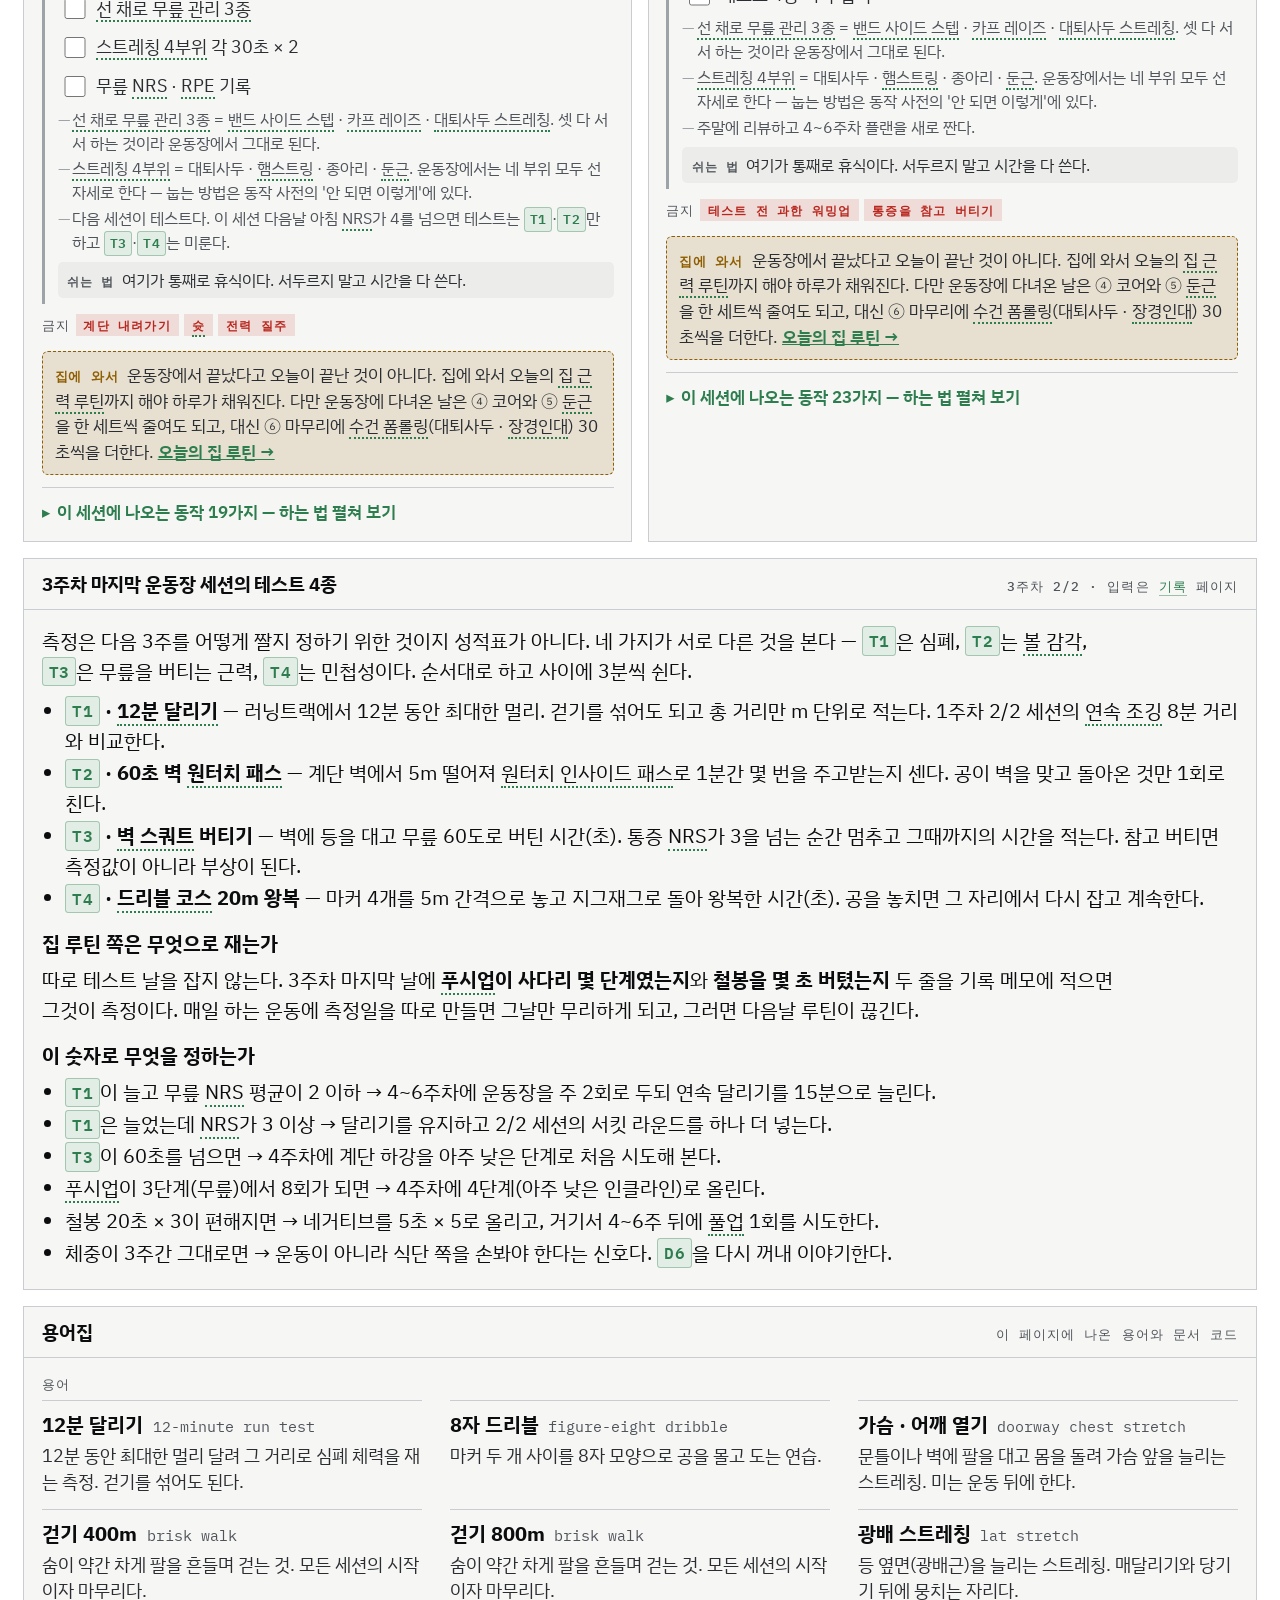
<file: _dashboard/plan.html>
<!doctype html>
<html lang="ko" data-root="..">
<head>
<meta charset="utf-8">
<meta name="viewport" content="width=device-width, initial-scale=1">
<link rel="icon" href="../favicon.svg" type="image/svg+xml">
<link rel="icon" href="../favicon-32.png" sizes="32x32" type="image/png">
<link rel="apple-touch-icon" href="../apple-touch-icon.png">
<meta name="theme-color" content="#2E7D4F">
<title>3주 루틴 · 저녁 트레이닝</title>
<script>try{var t=localStorage.getItem('db-theme');if(t&&t!=='system')document.documentElement.dataset.theme=t}catch(e){}</script>
<link rel="preconnect" href="https://fonts.googleapis.com">
<link rel="stylesheet" href="https://fonts.googleapis.com/css2?family=IBM+Plex+Sans+KR:wght@400;500;600;700&family=IBM+Plex+Mono:wght@400;500;600&display=swap">
<link rel="stylesheet" href="dashboard.css">
<link rel="stylesheet" href="overrides.css">
<style>
:root{--accent:#2E7D4F}
.dhead{display:flex;align-items:baseline;gap:.4rem;flex-wrap:wrap;margin-bottom:.35rem}
.dhead .dd{font:600 1.05rem/1 var(--mono);color:var(--accent)}
.dhead .dt{font:600 1.02rem/1.3 var(--sans)}
.blk{border-left:3px solid var(--line-2);padding:.1rem 0 .3rem .65rem;margin:.5rem 0}
.blk.main{border-left-color:var(--accent)}
.blk>b{display:block;font-size:.9rem}
.blk>b .m{color:var(--muted);font:500 .78rem var(--mono);margin-left:.35rem}
.blk ul{margin:.22rem 0 0;padding-left:1rem;color:var(--ink-2);font-size:.9rem}
.blk li{margin:.1rem 0}
.banlist{display:flex;flex-wrap:wrap;gap:.28rem;margin-top:.45rem;align-items:center}
.banlist .chip{background:var(--bad-soft);color:var(--bad)}
.hl{color:var(--ink-2);font-size:.9rem;margin:.1rem 0 .1rem;border-left:3px solid var(--warn);padding-left:.65rem}
.wsum{display:flex;gap:1.1rem;flex-wrap:wrap;align-items:baseline}
.wsum b{font:600 1.15rem var(--mono)}
.wsum span{color:var(--muted);font-size:.85rem}
.movebox{margin-top:.6rem;border-top:1px solid var(--line);padding-top:.45rem}
.movebox>summary{cursor:pointer;font:600 .85rem var(--sans);color:var(--accent);list-style:none;padding:.15rem 0}
.movebox>summary::-webkit-details-marker{display:none}
.movebox>summary::before{content:"▸";display:inline-block;margin-right:.35rem;transition:transform .12s}
.movebox[open]>summary::before{transform:rotate(90deg)}
.movelist{list-style:none;margin:.35rem 0 0;padding:0}
.movelist li{padding:.3rem 0;border-bottom:1px solid var(--line)}
.movelist li:last-child{border-bottom:0}
.movelist a{font-weight:600;font-size:.9rem;text-decoration:none;border-bottom:1px solid var(--line-2)}
.movelist span{display:block;color:var(--ink-2);font-size:.85rem;margin-top:.1rem}
.movelist em{display:block;color:var(--bad);font-size:.82rem;font-style:normal;margin-top:.1rem}
.movecat{display:block;font:600 .62rem var(--mono);letter-spacing:.08em;text-transform:uppercase;color:var(--muted);margin:.55rem 0 .1rem;border-bottom:1px solid var(--line-2);padding-bottom:.12rem}
.movecat b{color:var(--accent)}
.moveall{margin:.4rem 0 0;font-size:.85rem}
.ldrtbl{width:100%;border-collapse:collapse;font-size:.88rem}
.ldrtbl th{font:600 .66rem var(--mono);letter-spacing:.06em;text-transform:uppercase;color:var(--muted);text-align:left;padding:.35rem .4rem;border-bottom:1px solid var(--line-2)}
.ldrtbl td{padding:.3rem .4rem;border-bottom:1px solid var(--line);vertical-align:top}
.ldrtbl td:first-child{font:600 .78rem var(--mono);color:var(--muted);white-space:nowrap}
.ldrtbl tr[data-wk] td{background:var(--accent-soft)}
.ldrtbl tr[data-wk] td:first-child{color:var(--accent)}
.ldrtbl .wkmark{font:600 .64rem var(--mono);color:var(--accent);margin-left:.3rem}
</style>
</head>
<body>
<div class="wrap">

<div class="topbar">
  <span class="proj" id="dbProject">저녁 트레이닝</span>
  <ul class="pages" id="dbPages"></ul>
  <span class="spacer"></span>
  <button class="theme" id="themeBtn" type="button" aria-label="테마 전환"><span class="ico">◐</span><span class="txt">테마: 시스템</span></button>
</div>

<header class="top">
  <h1>3주 루틴 전체</h1>
  <span class="badge">집 21일 · 운동장 6회</span>
  <p class="lede">이 플랜은 두 갈래다. <b>집 근력 루틴</b>은 날짜가 있고 매일 하며, <b>운동장 세션</b>은 날짜가 없고 그 주에 두 번 나가면 된다. 아래는 주차별로 집 루틴 한 벌과 운동장 두 자리를 나란히 놓은 것이다. 오늘 것만 보려면 <a data-page="DASHBOARD.html">대시보드</a>, 통증이 생기면 <a data-page="knee.html">무릎 관리</a>, 끝나고 적는 곳은 <a data-page="log.html">기록</a>. 동작 이름만 보고 무엇을 해야 할지 모르겠으면 각 카드 아래의 <b>이 세션에 나오는 동작</b>을 펼치거나 <a data-page="moves.html">동작 사전</a>을 보면 된다.</p>
  <div class="meta"><span>갱신 <b><time id="dbUpdated" datetime="">—</time></b></span><span>기간 <b id="hdRange">—</b></span></div>
</header>

<!-- ── 구조 · 공통 루틴 ── -->
<section class="grid">
  <div class="panel" data-span="5">
    <div class="ph"><h2>이 플랜의 구조</h2><span class="label">요일이 아니라 자리로 센다</span></div>
    <div class="pb">
      <dl class="kv">
        <dt>매일</dt><dd>집 근력 루틴 15~20분<small>① 준비 → ② 밀기(푸시업) → ③ 당기기(철봉) → ④ 코어 → ⑤ 둔근 → ⑥ 마무리. 여섯 칸은 3주 내내 고정이고 칸 안의 숫자만 한 단계씩 움직인다. 주말에도 한다.</small></dd>
        <dt>주 2회</dt><dd>운동장 50분<small>대략 월·목쯤이지만 요일은 정하지 않는다. 그 주에 <b>1/2</b>과 <b>2/2</b> 두 자리가 있고, 나가는 날에 남은 자리를 하나 쓴다. 두 번 사이에 하루 이상은 비운다.</small></dd>
        <dt>1/2</dt><dd>달리기 중심<small>워크-런 또는 연속 조깅 + 볼 감각 · 컷팅. 이 플랜에서 칼로리를 태우는 자리다.</small></dd>
        <dt>2/2</dt><dd>근력 · 볼 중심<small>서서 하는 무릎 재건 서킷 + 벽 패스 · 드리블 + 마지막에 연속 조깅 측정. 3주차 2/2 은 테스트 날이다.</small></dd>
        <dt>빠진 것</dt><dd>수요일 축구 레슨<small>언제 나갈지 정할 수 없어 이 플랜에서 뺐다 (D8). 나가게 되면 그날은 운동장 한 자리를 쓴 것으로 치고, 집에 와서 집 루틴만 채운다.</small></dd>
      </dl>
    </div>
  </div>
  <div class="panel" data-span="4">
    <div class="ph"><h2>운동장 세션 공통</h2><span class="label">각 세션에는 줄여서 적혀 있다</span></div>
    <div class="pb">
      <span class="label">동적 모빌리티 세트 (워밍업)</span>
      <ul class="rules" id="wuList" style="margin-top:.25rem"></ul>
      <span class="label" style="display:block;margin-top:.6rem">쿨다운</span>
      <ul class="rules" id="cdList" style="margin-top:.25rem"></ul>
      <span class="label" style="display:block;margin-top:.6rem">운동장에 챙겨 가는 것</span>
      <div class="gearbox" id="gearAlways" style="margin-top:.25rem"></div>
      <span class="label" style="display:block;margin-top:.6rem">집에 두고 쓰는 것</span>
      <div class="gearbox" id="gearHome" style="margin-top:.25rem"></div>
    </div>
  </div>
  <div class="panel" data-span="3">
    <div class="ph"><h2>매일 지키는 것</h2><span class="label">예외 없음</span></div>
    <div class="pb">
      <ul class="rules" id="evList"></ul>
      <span class="label" style="display:block;margin-top:.7rem">쉬는 시간의 원칙</span>
      <ul class="rules" id="restList" style="margin-top:.25rem"></ul>
    </div>
  </div>
</section>

<!-- ── 집 루틴이 3주 동안 어떻게 올라가는가 ── -->
<section class="grid">
  <div class="panel" data-span="12" id="home">
    <div class="ph"><h2>집 근력 루틴 · 3주 동안 올리는 것</h2><span class="label">올리는 것은 한 주에 하나씩뿐이다 (D11 · D12)</span></div>
    <div class="pb">
      <p style="color:var(--ink-2);margin-bottom:.6rem" id="homeIntro"></p>
      <div class="tbl-wrap"><table class="ldrtbl" id="ladders"></table></div>
      <p style="color:var(--muted);font-size:.87rem;margin-top:.7rem" id="homeAfter"></p>
    </div>
  </div>
</section>

<!-- ── 주차별 (JS 생성) ── -->
<div id="weeks"></div>

<!-- ── 테스트 ── -->
<section class="grid">
  <div class="panel" data-span="12" id="tests">
    <div class="ph"><h2>3주차 마지막 운동장 세션의 테스트 4종</h2><span class="label">3주차 2/2 · 입력은 <a data-page="log.html#tests">기록</a> 페이지</span></div>
    <div class="pb prose">
      <p>측정은 다음 3주를 어떻게 짤지 정하기 위한 것이지 성적표가 아니다. 네 가지가 서로 다른 것을 본다 — T1은 심폐, T2는 볼 감각, T3은 무릎을 버티는 근력, T4는 민첩성이다. 순서대로 하고 사이에 3분씩 쉰다.</p>
      <ul>
        <li><b>T1 · 12분 달리기</b> — 러닝트랙에서 12분 동안 최대한 멀리. 걷기를 섞어도 되고 총 거리만 m 단위로 적는다. 1주차 2/2 세션의 연속 조깅 8분 거리와 비교한다.</li>
        <li><b>T2 · 60초 벽 원터치 패스</b> — 계단 벽에서 5m 떨어져 원터치 인사이드 패스로 1분간 몇 번을 주고받는지 센다. 공이 벽을 맞고 돌아온 것만 1회로 친다.</li>
        <li><b>T3 · 벽 스쿼트 버티기</b> — 벽에 등을 대고 무릎 60도로 버틴 시간(초). 통증 NRS가 3을 넘는 순간 멈추고 그때까지의 시간을 적는다. 참고 버티면 측정값이 아니라 부상이 된다.</li>
        <li><b>T4 · 드리블 코스 20m 왕복</b> — 마커 4개를 5m 간격으로 놓고 지그재그로 돌아 왕복한 시간(초). 공을 놓치면 그 자리에서 다시 잡고 계속한다.</li>
      </ul>
      <h3>집 루틴 쪽은 무엇으로 재는가</h3>
      <p>따로 테스트 날을 잡지 않는다. 3주차 마지막 날에 <b>푸시업이 사다리 몇 단계였는지</b>와 <b>철봉을 몇 초 버텼는지</b> 두 줄을 기록 메모에 적으면 그것이 측정이다. 매일 하는 운동에 측정일을 따로 만들면 그날만 무리하게 되고, 그러면 다음날 루틴이 끊긴다.</p>
      <h3>이 숫자로 무엇을 정하는가</h3>
      <ul>
        <li>T1이 늘고 무릎 NRS 평균이 2 이하 → 4~6주차에 운동장을 주 2회로 두되 연속 달리기를 15분으로 늘린다.</li>
        <li>T1은 늘었는데 NRS가 3 이상 → 달리기를 유지하고 2/2 세션의 서킷 라운드를 하나 더 넣는다.</li>
        <li>T3이 60초를 넘으면 → 4주차에 계단 하강을 아주 낮은 단계로 처음 시도해 본다.</li>
        <li>푸시업이 3단계(무릎)에서 8회가 되면 → 4주차에 4단계(아주 낮은 인클라인)로 올린다.</li>
        <li>철봉 20초 × 3이 편해지면 → 네거티브를 5초 × 5로 올리고, 거기서 4~6주 뒤에 풀업 1회를 시도한다.</li>
        <li>체중이 3주간 그대로면 → 운동이 아니라 식단 쪽을 손봐야 한다는 신호다. D6을 다시 꺼내 이야기한다.</li>
      </ul>
    </div>
  </div>
</section>

<section class="grid">
  <div class="panel" data-span="12" id="glossary">
    <div class="ph"><h2>용어집</h2><span class="label">이 페이지에 나온 용어와 문서 코드</span></div>
    <div class="pb"><dl class="glossary" id="glossaryList"></dl></div>
  </div>
</section>

<footer><span>plan.html</span><span>dashboard 스킬로 생성</span><span>로컬 파일</span><span>모든 시각 KST</span></footer>
</div>
<script src="pages.js"></script>
<script src="terms.js"></script>
<script src="moves.js"></script>
<script src="plandata.js"></script>
<script src="store.js"></script>
<script src="session.js"></script>
<script src="dashboard.js"></script>
<script>
(function () {
  const P = window.DB_PLAN, LOG = window.EXLOG, esc = DB.esc, $ = id => document.getElementById(id);
  const d = LOG.load(), today = LOG.todayKey();
  const canSave = LOG.available();
  const SES = window.DB_SESSION;
  const st = LOG.stats(d, P);
  const short = k => k.slice(5).replace('-', '/');

  $('hdRange').textContent = short(P.start) + ' ~ ' + short(window.DB_DATE_OF(P.days));

  $('wuList').innerHTML = P.fixed.warmup.map(x => '<li>' + esc(x) + '</li>').join('');
  $('cdList').innerHTML = P.fixed.cooldown.map(x => '<li>' + esc(x) + '</li>').join('');
  $('evList').innerHTML = P.fixed.everyday.map(x => '<li>' + esc(x) + '</li>').join('');
  $('restList').innerHTML = P.fixed.restRules.map(x => '<li>' + esc(x) + '</li>').join('');
  $('gearAlways').innerHTML = P.fixed.gearAlways.map(x => '<span class="chip mute">' + esc(x) + '</span>').join('');
  $('gearHome').innerHTML = P.fixed.gearHome.map(x => '<span class="chip accent">' + esc(x) + '</span>').join('');

  /* ── 사다리 표 ── 어느 칸이 몇 주차인지 표시해 둔다 */
  $('homeIntro').textContent = P.home.intro;
  $('homeAfter').textContent = P.home.after;
  const WK = { 푸시업: { 1: 1, 2: 2, 3: 3 }, 철봉: { 1: 1, 2: 2, 3: 3 } };
  $('ladders').innerHTML = P.home.ladders.map(L => {
    const mark = {};
    Object.entries(WK[L.k] || {}).forEach(([w, i]) => { mark[i] = w; });
    return '<thead><tr><th colspan="2">' + esc(L.k) + ' · ' + esc(L.unit) + '</th><th>메모</th></tr></thead><tbody>' +
      L.steps.map((s, i) => '<tr' + (mark[i] ? ' data-wk="' + mark[i] + '"' : '') + '>' +
        '<td>' + esc(s.s) + (mark[i] ? '<span class="wkmark">' + mark[i] + '주차</span>' : '') + '</td>' +
        '<td>' + esc(s.v) + '</td><td style="color:var(--muted)">' + esc(s.d) + '</td></tr>').join('') +
      '<tr><td>올릴 때</td><td colspan="2" style="color:var(--ink-2)">' + esc(L.up) + '</td></tr>' +
      '<tr><td>내릴 때</td><td colspan="2" style="color:var(--ink-2)">' + esc(L.down) + '</td></tr>' +
      '</tbody>';
  }).join('');

  /* ── 주차별 ── 집 루틴 한 벌 + 운동장 두 자리 ── */
  const LABEL = { done: '완료', todo: '예정' };
  const fieldState = x => (d.field[x.id] || {}).done ? 'done' : 'todo';

  $('weeks').innerHTML = P.weeks.filter(w => w.field).map(w => {
    const hw = window.DB_HOME_OF(w.no);
    const fs = window.DB_FIELD_OF(w.no);
    const wdates = st.dates.filter(k => window.DB_WEEK_NO(k) === w.no);
    const hdone = wdates.filter(k => (d.sessions[k] || {}).done).length;
    const fdone = fs.filter(x => (d.field[x.id] || {}).done).length;

    const head =
      '<section class="grid"><div class="panel" data-span="12" id="w' + w.no + '">' +
      '<div class="ph"><h2>' + w.id + ' · ' + esc(w.title) + '</h2><span class="label">' + esc(w.range) + '</span></div>' +
      '<div class="pb"><p style="color:var(--ink-2);margin-bottom:.45rem">' + esc(w.goal) + '</p>' +
      '<div class="wsum">' +
        '<span>집 루틴 <b>' + window.DB_HOME_MIN(hw) + '</b> 분 × 7일</span>' +
        '<span>운동장 <b>' + window.DB_WEEK_FIELD_MIN(w.no) + '</b> 분 (2회)</span>' +
        '<span>예상 소모 <b>' + w.kcal.toLocaleString() + '</b> kcal</span>' +
        '<span>이동거리 <b>' + w.km + '</b> km</span>' +
        '<span>집 <b class="wkdone" data-week="' + w.no + '">' + hdone + ' / ' + wdates.length + '</b></span>' +
        '<span>운동장 <b class="wkfield" data-week="' + w.no + '">' + fdone + ' / ' + fs.length + '</b></span>' +
      '</div>' +
      '<div class="done-when" style="margin-top:.5rem"><b>통과 조건</b>' + esc(w.gate) + '</div>' +
      '</div></div></section>';

    /* 집 루틴 카드 — 날짜가 여럿이라 체크는 붙이지 않는다. 체크는 대시보드의 오늘 카드에서 한다. */
    const homeCard = '<section class="grid"><div class="panel" data-span="12" id="h' + w.no + '">' +
      '<div class="ph"><h2>매일 · 집 근력 루틴</h2><span class="label">' + esc(w.range) + ' 7일 내내 같다 · ' + window.DB_HOME_MIN(hw) + '분</span></div>' +
      '<div class="pb">' +
      '<div class="dhead"><span class="dd">W' + w.no + '</span><span class="dt">' + esc(hw.theme) + '</span></div>' +
      '<p class="hl">' + esc(hw.headline) + '</p>' +
      SES.blocksHTML(hw, null, { readonly: true }) +
      '<p class="afterbox"><b>체크는</b>날마다 달라지므로 여기서는 하지 않는다. 오늘 것은 <a href="../DASHBOARD.html">대시보드</a>에서 체크한다.</p>' +
      window.DB_MOVES_PANEL(hw, '') +
      '</div></div></section>';

    const cards = '<section class="grid">' + fs.map(x => {
      const fr = d.field[x.id] || {};
      const stt = fieldState(x);
      return '<div class="panel" data-span="6" id="' + x.id + '">' +
        '<div class="ph"><h2>운동장 ' + x.slotLabel + '</h2>' +
          '<span class="label">' + esc(x.focus) + ' 중심 · ' + window.DB_FIELD_MIN(x) + '분</span>' +
          '<button class="dstate" type="button" data-fid="' + x.id + '" data-state="' + stt + '" aria-pressed="' + (stt === 'done') + '"' +
          (canSave ? ' title="나갔다 온 날 눌러 완료로 바꾼다"' : ' disabled title="이 브라우저는 저장을 막고 있어 바꿀 수 없다"') +
          '>' + LABEL[stt] + '</button>' +
        '</div>' +
        '<div class="pb">' +
        '<div class="dhead">' +
          '<span class="dd">' + x.id.toUpperCase() + '</span>' +
          '<span class="dt">' + esc(x.theme) + '</span>' +
        '</div>' +
        '<div class="dhead" style="margin-bottom:.3rem">' +
          '<span class="chip mute">RPE ' + esc(x.rpe) + '</span>' +
          '<span class="chip mute">약 ' + x.kcal + ' kcal</span>' +
          '<span class="chip mute">' + x.km.toFixed(1) + ' km</span>' +
          (fr.at ? '<span class="chip good">' + short(fr.at) + ' 수행</span>' : '') +
        '</div>' +
        '<p class="hl">' + esc(x.headline) + '</p>' +
        SES.gearHTML(x, P.fixed) +
        SES.progressHTML(x, fr, { readonly: !canSave }) +
        SES.blocksHTML(x, fr, { readonly: !canSave }) +
        '<div class="banlist"><span class="label">금지</span>' +
          x.ban.map(v => '<span class="chip">' + esc(v) + '</span>').join('') + '</div>' +
        SES.afterHTML(x, '#home') +
        window.DB_MOVES_PANEL(x, '') +
        '</div></div>';
    }).join('') + '</section>';

    return head + homeCard + cards;
  }).join('');

  /* 상태 버튼 */
  $('weeks').addEventListener('click', e => {
    const btn = e.target.closest('.dstate');
    if (!btn || btn.disabled || !btn.dataset.fid) return;
    const r = d.field[btn.dataset.fid] || (d.field[btn.dataset.fid] = {});
    r.done = !r.done;
    if (r.done && !r.at) r.at = today; else if (!r.done) delete r.at;
    if (!LOG.save(d)) { btn.disabled = true; btn.title = '저장하지 못했다'; return; }
    redrawStates();
  });

  /* 운동장 카드마다 체크리스트를 연결한다. 집 루틴 카드는 읽기 전용이다. */
  if (canSave) {
    for (const x of P.field) {
      const card = document.getElementById(x.id);
      if (!card) continue;
      SES.wire(card, x, () => d.field[x.id] || (d.field[x.id] = {}), (r) => {
        if (r.done && !r.at) r.at = today;
        if (!LOG.save(d)) return;
        SES.sync(card, x, r);
        redrawStates();
      });
    }
  }

  function redrawStates() {
    for (const b of document.querySelectorAll('.dstate[data-fid]')) {
      const x = P.field.find(v => v.id === b.dataset.fid);
      const s = fieldState(x);
      b.dataset.state = s;
      b.textContent = LABEL[s];
      b.setAttribute('aria-pressed', s === 'done');
    }
    for (const el of document.querySelectorAll('.wkfield')) {
      const fs = window.DB_FIELD_OF(+el.dataset.week);
      el.textContent = fs.filter(x => (d.field[x.id] || {}).done).length + ' / ' + fs.length;
    }
  }

  DB.refresh();
})();
</script>
</body>
</html>
</file>
<file: _dashboard/dashboard.css>
/* dashboard 공용 스타일. 모든 대시보드 페이지가 이 파일 하나를 공유한다.
   프로젝트마다 바꾸는 값은 --accent 하나. 나머지는 손대지 않는다. */

:root{
  --accent:#1F5F8B;

  /* 라이트: 대비 최대 */
  --paper:#FFFFFF; --surface:#F6F6F4; --surface-2:#ECEDEA; --ink:#0B0C0E; --ink-2:#2A2D31; --muted:#4F545B;
  --line:#C9CCD1; --line-2:#9EA3AA;
  --accent-soft:color-mix(in srgb,var(--accent) 14%,var(--paper));
  --good:#1E7A47; --good-soft:rgba(30,122,71,.14);
  --bad:#B8271E; --bad-soft:rgba(184,39,30,.12);
  --warn:#8F5E00; --warn-soft:rgba(143,94,0,.14);
  --code-bg:#EEEFEC; --tip-bg:#0B0C0E; --tip-ink:#FFFFFF; --grid:rgba(11,12,14,.09);
  --sans:"IBM Plex Sans KR",system-ui,-apple-system,"Segoe UI","Apple SD Gothic Neo","Malgun Gothic",sans-serif;
  --mono:"IBM Plex Mono",ui-monospace,"Cascadia Mono",Consolas,monospace;
  color-scheme:light;
}
@media (prefers-color-scheme: dark){
  :root:not([data-theme="light"]){
    --paper:#0E0F11; --surface:#17181B; --surface-2:#1E2024; --ink:#F7F7F4; --ink-2:#D6D7D2; --muted:#A3A7AE;
    --line:#33363B; --line-2:#4C5057;
    --good:#4FC080; --good-soft:rgba(79,192,128,.16); --bad:#F07268; --bad-soft:rgba(240,114,104,.16);
    --warn:#E8B04A; --warn-soft:rgba(232,176,74,.16);
    --code-bg:#141518; --tip-bg:#F7F7F4; --tip-ink:#0E0F11; --grid:rgba(247,247,244,.09);
    color-scheme:dark;
  }
}
:root[data-theme="dark"]{
  --paper:#0E0F11; --surface:#17181B; --surface-2:#1E2024; --ink:#F7F7F4; --ink-2:#D6D7D2; --muted:#A3A7AE;
  --line:#33363B; --line-2:#4C5057;
  --good:#4FC080; --good-soft:rgba(79,192,128,.16); --bad:#F07268; --bad-soft:rgba(240,114,104,.16);
  --warn:#E8B04A; --warn-soft:rgba(232,176,74,.16);
  --code-bg:#141518; --tip-bg:#F7F7F4; --tip-ink:#0E0F11; --grid:rgba(247,247,244,.09);
  color-scheme:dark;
}

/* 기준 글자 크기. 이 값 하나로 전체가 비례한다. */
html{font-size:19.5px}
*{box-sizing:border-box}
body{margin:0;background:var(--paper);color:var(--ink);font-family:var(--sans);font-size:1rem;line-height:1.55;padding-inline:1.2rem;padding-block:0 3rem}
.wrap{max-width:1760px;margin:0 auto}
p{margin:0 0 .5rem;max-width:90ch}
a{color:var(--accent)}
code{font-family:var(--mono);font-size:.88em;background:var(--code-bg);padding:.05em .35em;border-radius:3px;color:var(--ink)}
.mono,.num{font-family:var(--mono);font-variant-numeric:tabular-nums}
.label{font-family:var(--mono);font-size:.68rem;letter-spacing:.08em;text-transform:uppercase;color:var(--muted);font-weight:500}
.up,.good{color:var(--good)}.down,.bad{color:var(--bad)}.flat{color:var(--ink-2)}.warn{color:var(--warn)}

/* ── 상단 바 ── */
.topbar{display:flex;align-items:center;gap:.6rem;flex-wrap:wrap;padding-block:.65rem;border-bottom:1px solid var(--line)}
.topbar .proj{font-family:var(--mono);font-weight:600;font-size:.85rem;display:flex;align-items:center;gap:.5rem;margin-right:.6rem}
.topbar .proj::before{content:"";width:.55rem;height:.55rem;background:var(--accent)}
.pages{display:flex;gap:.15rem;flex-wrap:wrap;list-style:none;margin:0;padding:0}
.pages a{display:block;padding:.25rem .65rem;font-size:.85rem;color:var(--ink-2);text-decoration:none;border-bottom:2px solid transparent}
.pages a:hover{color:var(--ink);border-bottom-color:var(--line-2)}
.pages a[aria-current="page"]{color:var(--ink);font-weight:600;border-bottom-color:var(--accent)}
.topbar .spacer{flex:1}
.source{display:flex;align-items:center;gap:.4rem;font-family:var(--mono);font-size:.72rem;color:var(--muted)}
.source .dot{width:.45rem;height:.45rem;border-radius:50%;background:var(--line-2)}
.source[data-state="live"] .dot{background:var(--good);box-shadow:0 0 0 3px var(--good-soft)}
.source[data-state="error"] .dot{background:var(--bad)}
.theme{font-family:var(--mono);font-size:.75rem;padding:.3rem .7rem;border:1px solid var(--line-2);background:var(--surface);color:var(--ink);cursor:pointer;display:inline-flex;align-items:center;gap:.45rem}
.theme:hover{border-color:var(--ink-2)}
.theme:focus-visible{outline:2px solid var(--accent);outline-offset:2px}

/* ── 헤더 (compact) ── */
header.top{display:flex;align-items:baseline;gap:.5rem 1.2rem;flex-wrap:wrap;padding-block:1rem .8rem;margin-bottom:.9rem}
header.top h1{font-size:1.7rem;line-height:1.2;font-weight:700;margin:0;letter-spacing:-.015em}
header.top .lede{color:var(--ink-2);margin:0;font-size:1rem;flex-basis:100%}
.meta{display:flex;flex-wrap:wrap;gap:.4rem 1.2rem;align-items:center;font-family:var(--mono);font-size:.75rem;color:var(--muted);flex-basis:100%}
.meta b{color:var(--ink);font-weight:500}
.badge{font-family:var(--mono);font-size:.68rem;letter-spacing:.1em;padding:.15rem .55rem;border:1.5px solid var(--line-2);color:var(--ink);font-weight:600}
.badge[data-state="진행 중"],.badge.accent{border-color:var(--accent);color:var(--accent);background:var(--accent-soft)}
.badge[data-state="검증"],.badge.warn{border-color:var(--warn);color:var(--warn);background:var(--warn-soft)}
.badge[data-state="완료"],.badge.good{border-color:var(--good);color:var(--good);background:var(--good-soft)}
.badge[data-state="보류"],.badge.bad{border-color:var(--bad);color:var(--bad);background:var(--bad-soft)}

/* ── 패널 그리드 (12칸) ── */
.grid{display:grid;grid-template-columns:repeat(12,minmax(0,1fr));gap:.8rem;margin-bottom:.8rem}
.panel{grid-column:span 12;background:var(--surface);border:1px solid var(--line);min-width:0;display:flex;flex-direction:column}
.panel[data-span="3"]{grid-column:span 3}.panel[data-span="4"]{grid-column:span 4}.panel[data-span="5"]{grid-column:span 5}
.panel[data-span="6"]{grid-column:span 6}.panel[data-span="7"]{grid-column:span 7}.panel[data-span="8"]{grid-column:span 8}.panel[data-span="9"]{grid-column:span 9}
@media (max-width:1200px){.panel[data-span="3"],.panel[data-span="4"]{grid-column:span 6}.panel[data-span="5"],.panel[data-span="7"],.panel[data-span="8"],.panel[data-span="9"]{grid-column:span 12}}
@media (max-width:760px){.panel[data-span]{grid-column:span 12}}
.ph{display:flex;align-items:baseline;gap:.6rem;padding:.55rem .9rem;border-bottom:1px solid var(--line)}
.ph h2{font-size:.95rem;font-weight:700;margin:0;letter-spacing:-.005em}
.ph .label{margin-left:auto;white-space:nowrap}
.pb{padding:.8rem .9rem;flex:1;min-width:0}
.pb.tight{padding:0}
.pf{padding:.4rem .9rem;border-top:1px solid var(--line);font-family:var(--mono);font-size:.72rem;color:var(--muted);display:flex;gap:1rem;flex-wrap:wrap}
.pf b{color:var(--ink-2);font-weight:500}

/* 패널: KPI 타일 */
.tiles{display:grid;grid-template-columns:repeat(auto-fit,minmax(9.5rem,1fr));gap:1px;background:var(--line)}
.tile{background:var(--surface);padding:.7rem .9rem;display:grid;gap:.25rem;align-content:start}
.tile .v{font-family:var(--mono);font-size:1.45rem;font-weight:500;line-height:1.1;font-variant-numeric:tabular-nums;letter-spacing:-.01em}
.tile .s{font-family:var(--mono);font-size:.72rem;color:var(--muted)}
.meter{height:.3rem;background:var(--line-2);margin-top:.2rem;position:relative;overflow:hidden}
.meter i{position:absolute;inset:0 auto 0 0;background:var(--accent);width:0}
.meter.hot i{background:var(--bad)}

/* 패널: 차트 */
.chart{position:relative;height:15rem}
.chart.tall{height:20rem}
.chart canvas{display:block;width:100%;height:100%}

/* 패널: 표 */
.tbl-wrap{overflow-x:auto}
table{width:100%;border-collapse:collapse;font-size:.88rem}
th{font-family:var(--mono);font-size:.66rem;letter-spacing:.06em;text-transform:uppercase;color:var(--muted);text-align:left;padding:.5rem .9rem;border-bottom:1px solid var(--line);font-weight:500;white-space:nowrap}
td{padding:.42rem .9rem;border-bottom:1px solid var(--line);vertical-align:top}
td.num,th.num{text-align:right;font-family:var(--mono);font-variant-numeric:tabular-nums;white-space:nowrap}
tr:last-child td{border-bottom:0}
.chip{font-family:var(--mono);font-size:.62rem;font-weight:600;letter-spacing:.1em;padding:.1rem .4rem}
.chip.good{background:var(--good-soft);color:var(--good)}.chip.bad{background:var(--bad-soft);color:var(--bad)}
.chip.warn{background:var(--warn-soft);color:var(--warn)}.chip.accent{background:var(--accent-soft);color:var(--accent)}
.chip.mute{background:var(--surface-2);color:var(--muted)}

/* 패널: 로그 */
.logs{margin:0;padding:.6rem .9rem;font-family:var(--mono);font-size:.78rem;line-height:1.65;color:var(--ink-2);overflow:auto;white-space:pre;max-height:18rem}
.logs .ts{color:var(--muted)}
.logs .lv{display:inline-block;width:5.5ch;font-weight:600}
.logs .INFO{color:var(--muted)}.logs .WARN{color:var(--warn)}.logs .ERROR{color:var(--bad)}.logs .OK{color:var(--good)}

/* 패널: 목록류 (다음 할 일 / 결정 / 리스크 / 링크) */
/* 목록 항목은 grid 로 만들지 않는다 — 자동 툴팁이 li 의 텍스트를 여러 노드로 쪼개면 각 조각이 grid 칸이 되어 깨진다. 마커는 절대 위치. */
.next{list-style:none;margin:0;padding:0;display:grid;gap:.35rem}
.next li{position:relative;padding-left:1.4rem;color:var(--ink)}
.next li::before{content:"→";position:absolute;left:0;top:0;color:var(--accent);font-family:var(--mono);font-weight:600}
.kv{display:grid;grid-template-columns:auto 1fr;gap:.35rem 1rem;margin:0;font-size:.92rem}
.kv dt{font-family:var(--mono);font-size:.68rem;letter-spacing:.06em;text-transform:uppercase;color:var(--muted);padding-top:.2rem;white-space:nowrap}
.kv dd{margin:0;font-weight:500}
.kv dd small{display:block;font-weight:400;color:var(--ink-2);font-size:.85rem}
.rules{margin:0;padding:0;list-style:none;display:grid;gap:.4rem}
.rules li{position:relative;padding-left:1.2rem;color:var(--ink)}
.rules li::before{content:"■";position:absolute;left:0;top:.5rem;color:var(--warn);font-size:.5rem;line-height:1}
.links{list-style:none;margin:0;padding:0;display:grid;gap:.3rem}
.links li{display:grid;grid-template-columns:1fr auto;gap:.6rem;align-items:baseline}
.links a{text-decoration:none;color:var(--ink);font-weight:500}
.links a:hover{text-decoration:underline}
.links .path{font-family:var(--mono);font-size:.72rem;color:var(--muted)}
.blocked-note{padding:.5rem .8rem;border-left:4px solid var(--bad);background:var(--bad-soft);font-size:.92rem;color:var(--ink)}
.blocked-note b{color:var(--bad);font-family:var(--mono);font-size:.68rem;letter-spacing:.08em;text-transform:uppercase;margin-right:.5rem}

/* 패널: 단계 + 진행률 */
.progress{display:grid;grid-template-columns:1fr auto;gap:.3rem .7rem;align-items:center;margin-bottom:.7rem}
.progress .bar{height:.45rem;background:var(--line);position:relative;overflow:hidden}
.progress .bar i{position:absolute;inset:0 auto 0 0;background:var(--accent);width:0}
.progress .pct{font-family:var(--mono);font-size:.75rem;color:var(--ink);font-variant-numeric:tabular-nums}
.steps{list-style:none;margin:0;padding:0}
.step{display:grid;grid-template-columns:1.5rem 1fr;gap:.8rem;padding-block:.6rem;border-top:1px solid var(--line)}
.step .mark{width:1.3rem;height:1.3rem;border-radius:50%;border:2px solid var(--line-2);margin-top:.15rem;display:grid;place-items:center;font-family:var(--mono);font-size:.66rem;color:var(--ink-2);font-weight:600}
.step[data-status="done"] .mark{background:var(--good);border-color:var(--good);color:#fff}
.step[data-status="done"] .mark::before{content:"✓"}
.step[data-status="done"] .mark span{display:none}
.step[data-status="active"] .mark{border-color:var(--accent);color:var(--accent);box-shadow:0 0 0 3px var(--accent-soft)}
.step[data-status="blocked"] .mark{border-color:var(--bad);color:var(--bad)}
.step[data-status="todo"] h3{color:var(--ink-2);font-weight:500}
.step h3{display:flex;align-items:center;gap:.5rem;flex-wrap:wrap;font-size:.95rem;font-weight:600;margin:0}
.tag{font-family:var(--mono);font-size:.6rem;letter-spacing:.08em;text-transform:uppercase;padding:.08rem .4rem;font-weight:600}
.tag.active{background:var(--accent);color:#fff}.tag.blocked{background:var(--bad);color:#fff}.tag.gate{background:var(--warn);color:#fff}
.step .d{color:var(--ink-2);font-size:.88rem;margin-top:.1rem}
.step .done-when{margin-top:.3rem;font-size:.82rem;color:var(--ink-2)}
.step .done-when b{font-family:var(--mono);font-size:.62rem;letter-spacing:.06em;text-transform:uppercase;color:var(--ink);margin-right:.4rem}

/* 패널: 문서형 본문 / 트리 */
.prose h3{font-size:1rem;margin:.8rem 0 .3rem}
.prose ul,.prose ol{padding-left:1.2rem;margin:.3rem 0}
.prose li{margin:.1rem 0}
.prose blockquote{margin:.5rem 0;padding:.45rem .8rem;border-left:4px solid var(--accent);background:var(--surface-2)}
pre.tree{font-family:var(--mono);font-size:.78rem;line-height:1.55;background:var(--code-bg);border:1px solid var(--line);padding:.7rem .9rem;margin:0;overflow-x:auto;color:var(--ink)}
pre.tree .c{color:var(--muted)}
.history{margin:0;padding:0;list-style:none}
.history li{display:grid;grid-template-columns:5.6rem 1fr;gap:.7rem;padding:.3rem 0;border-bottom:1px solid var(--line);color:var(--ink);font-size:.92rem}
.history li:last-child{border-bottom:0}
.history time{font-family:var(--mono);font-size:.75rem;color:var(--muted);font-variant-numeric:tabular-nums}

/* 용어집 */
.glossary{margin:0;display:grid;grid-template-columns:repeat(auto-fill,minmax(18rem,1fr));gap:.3rem 1.4rem}
.glossary div{padding:.45rem 0;border-top:1px solid var(--line)}
.glossary dt{font-weight:700}
.glossary dt small{font-family:var(--mono);font-weight:400;color:var(--muted);margin-left:.5rem;font-size:.75rem}
.glossary dd{margin:.1rem 0 0;color:var(--ink-2);font-size:.9rem;line-height:1.5}

/* ── 툴팁: data-def 가 있는 모든 요소 (용어 .term · 문서 코드 .ref · 페이지 링크 .plink · 내비 · 대화 목록) ── */
[data-def]{position:relative}
[data-def]::after{content:attr(data-def);position:absolute;left:50%;bottom:calc(100% + .45rem);transform:translateX(-50%);width:max-content;max-width:min(24rem,80vw);padding:.45rem .65rem;background:var(--tip-bg);color:var(--tip-ink);font-size:.85rem;line-height:1.5;font-weight:400;font-family:var(--sans);letter-spacing:0;text-transform:none;text-align:left;white-space:normal;border-radius:3px;box-shadow:0 4px 18px rgba(0,0,0,.25);opacity:0;pointer-events:none;transition:opacity .12s;z-index:20}
[data-def]::before{content:"";position:absolute;left:50%;bottom:calc(100% + .15rem);transform:translateX(-50%);border:.32rem solid transparent;border-top-color:var(--tip-bg);border-bottom:0;opacity:0;transition:opacity .12s;z-index:20}
[data-def]:hover::after,[data-def]:hover::before,[data-def]:focus-visible::after,[data-def]:focus-visible::before{opacity:1}
[data-def].edge-l::after{left:0;transform:none}[data-def].edge-r::after{left:auto;right:0;transform:none}
@media (prefers-reduced-motion:reduce){[data-def]::after,[data-def]::before{transition:none}}
.term{border-bottom:2px dotted var(--accent);color:inherit;cursor:help;outline:none}
.term:focus-visible{outline:2px solid var(--accent);outline-offset:2px}
.ref{font-family:var(--mono);font-size:.82em;font-weight:600;letter-spacing:.04em;padding:.02em .35em;background:var(--accent-soft);color:var(--accent);border:1px solid color-mix(in srgb,var(--accent) 35%,transparent);border-radius:3px;text-decoration:none;cursor:help;white-space:nowrap}
a.ref:hover{background:var(--accent);color:#fff}
.plink{color:var(--accent);text-decoration:none;border-bottom:1px solid color-mix(in srgb,var(--accent) 45%,transparent);font-weight:500}
.plink:hover{border-bottom-color:var(--accent)}
.plink::before{content:"↗ ";font-family:var(--mono);font-size:.8em}
.pages a[data-def]::after{bottom:auto;top:calc(100% + .45rem)}
.pages a[data-def]::before{bottom:auto;top:calc(100% + .15rem);border-top-color:transparent;border-bottom:.32rem solid var(--tip-bg);border-top:0}

.glossary .ghead{grid-column:1/-1;font-family:var(--mono);font-size:.68rem;letter-spacing:.08em;text-transform:uppercase;color:var(--muted);border-top:0;padding:.6rem 0 0}
.glossary .ghead:first-child{padding-top:0}

/* ── 대화 기록: 목록(제목만) + 상세 ── */
.convs{list-style:none;margin:0;padding:0}
.convs li{border-bottom:1px solid var(--line)}
.convs li:last-child{border-bottom:0}
.convs a{display:grid;grid-template-columns:auto 1fr auto;gap:.3rem .8rem;align-items:baseline;padding:.5rem .9rem;color:var(--ink);text-decoration:none}
.convs a:hover{background:var(--surface-2)}
.convs a[aria-current]{background:var(--accent-soft);box-shadow:inset 3px 0 0 var(--accent)}
.convs time{font-size:.75rem;color:var(--muted);white-space:nowrap}
.convs .t{font-weight:500;min-width:0;overflow:hidden;text-overflow:ellipsis;white-space:nowrap}
.convs .tags{display:flex;gap:.25rem;white-space:nowrap}
.convs .more a{display:block;text-align:right;font-family:var(--mono);font-size:.78rem;color:var(--accent)}
@media (max-width:700px){.convs a{grid-template-columns:1fr auto}.convs time{grid-column:1/-1}}
.conv-layout{display:grid;grid-template-columns:minmax(18rem,2fr) minmax(0,3fr);gap:.8rem}
@media (max-width:1000px){.conv-layout{grid-template-columns:1fr}}
.conv-layout .panel{grid-column:auto}
.search{width:100%;font:inherit;font-size:.9rem;padding:.4rem .7rem;border:1px solid var(--line-2);background:var(--paper);color:var(--ink);margin:.6rem .9rem;width:calc(100% - 1.8rem)}
.search:focus{outline:2px solid var(--accent);outline-offset:1px}
.convs.scroll{max-height:70vh;overflow-y:auto}
.chead{padding:.9rem .9rem .6rem;border-bottom:1px solid var(--line)}
.chead time{font-size:.75rem;color:var(--muted)}
.chead h2{font-size:1.25rem;margin:.15rem 0 .3rem;font-weight:700}
.chead .chip{margin-right:.3rem}
.chead .csum{color:var(--ink-2);margin:.4rem 0 0}
.cbody{padding:.6rem .9rem 1rem}
.cbody h3,.cbody h4{margin:.9rem 0 .3rem}
.cbody p{max-width:none}

.empty{color:var(--muted);font-size:.88rem;padding:1rem .9rem;text-align:center}
footer{margin-top:.6rem;font-family:var(--mono);font-size:.72rem;color:var(--muted);border-top:1px solid var(--line);padding-top:.6rem;display:flex;gap:1rem;flex-wrap:wrap}
</file>
<file: _dashboard/overrides.css>
/* 이 프로젝트에서만 더하는 규칙. dashboard.css 는 공용이라 고치지 않고 여기에 쌓는다.
   반드시 dashboard.css 다음에 읽혀야 한다. */

/* ── 1. 표 안의 툴팁이 잘리는 문제 ──
   .tbl-wrap 은 가로 스크롤 상자다(overflow-x:auto). CSS 규칙상 한 축이 auto 면
   나머지 축의 visible 도 auto 로 계산되어, 세로로 삐져나온 것도 같이 잘린다.
   툴팁은 기본적으로 대상의 '위쪽'에 뜨는데 머리글은 상자의 맨 위라 통째로 가려졌다.
   → 머리글과 첫 두 행만 아래쪽으로 뒤집는다. 아래는 표 안쪽이라 잘리지 않는다. */
.tbl-wrap thead [data-def]::after,
.tbl-wrap tbody tr:nth-child(-n+2) [data-def]::after {
  bottom: auto;
  top: calc(100% + .45rem);
  left: 0;
  transform: none;
  max-width: min(18rem, 70vw);
}
.tbl-wrap thead [data-def]::before,
.tbl-wrap tbody tr:nth-child(-n+2) [data-def]::before {
  bottom: auto;
  top: calc(100% + .15rem);
  border-top-color: transparent;
  border-bottom: .32rem solid var(--tip-bg);
  border-top: 0;
}

/* ── 2. 휴대폰에서도 툴팁이 뜨게 ──
   원래 규칙은 :focus-visible 이라 키보드로 이동했을 때만 뜬다.
   터치는 focus-visible 을 일으키지 않아 아무리 눌러도 보이지 않았다.
   dashboard.js 가 모든 툴팁 요소에 tabindex 를 달아 두므로, :focus 를 더하면 탭에도 뜬다. */
[data-def]:focus::after,
[data-def]:focus::before { opacity: 1 }

/* 터치로 눌렀을 때 초점 테두리가 거슬리지 않게 — 키보드 이동일 때만 테두리를 보인다 */
.term:focus:not(:focus-visible) { outline: none }

/* ── 3. 세션 완료 여부 버튼 ──
   각 날 프로그램 옆에 붙는다. 누르면 기록 페이지와 같은 저장소에 바로 반영된다.
   상태: done 완료 / today 오늘 / missed 미기록(지난 날인데 체크 안 됨) / todo 예정 */
.dstate {
  display: inline-flex;
  align-items: center;
  gap: .3rem;
  font: 600 .7rem/1 var(--sans);
  letter-spacing: -.01em;
  padding: .26rem .55rem .26rem .42rem;
  border: 1px solid var(--line-2);
  border-radius: 99px;
  background: var(--surface-2);
  color: var(--muted);
  cursor: pointer;
  white-space: nowrap;
}
.dstate::before { content: "○"; font-family: var(--mono); font-size: .9em; line-height: 1 }
.dstate[data-state="done"] { background: var(--good-soft); color: var(--good); border-color: transparent }
.dstate[data-state="done"]::before { content: "●" }
.dstate[data-state="today"] { background: var(--accent-soft); color: var(--accent); border-color: transparent }
.dstate[data-state="missed"] { background: var(--warn-soft); color: var(--warn); border-color: transparent }
.dstate:hover:not(:disabled) { border-color: var(--accent); box-shadow: 0 0 0 2px var(--accent-soft) }
.dstate:focus-visible { outline: 2px solid var(--accent); outline-offset: 2px }
.dstate:disabled { cursor: not-allowed; opacity: .55 }

/* 패널 머리글 안에서는 날짜 오른쪽에 붙는다 (.ph .label 이 margin-left:auto 라 오른쪽으로 밀린다) */
.ph .dstate { margin-left: .1rem; align-self: center }

/* ── 4. 세션 체크리스트 ──
   운동하면서 항목을 하나씩 눌러 지워 나가기 위한 것. 손가락으로 누르므로 줄 전체가 대상이다. */
.sprog { display: flex; align-items: center; gap: .55rem; margin: .1rem 0 .5rem }
.sbar {
  flex: 1; height: .45rem; min-width: 4rem;
  background: var(--surface-2); border-radius: 99px; overflow: hidden;
}
.sbar i { display: block; height: 100%; background: var(--accent); border-radius: 99px; transition: width .18s ease }
.sprog[data-all] .sbar i { background: var(--good) }
.spct { font: 600 .78rem var(--mono); color: var(--ink-2); white-space: nowrap }
.sprog[data-all] .spct { color: var(--good) }
.sreset {
  font: 500 .72rem var(--sans); background: none; color: var(--muted);
  border: 1px solid var(--line-2); border-radius: 4px; padding: .12rem .4rem; cursor: pointer;
}
.sreset:hover { border-color: var(--bad); color: var(--bad) }

.checklist { list-style: none; margin: .25rem 0 0; padding: 0 }
.checklist li.ck {
  display: flex; align-items: flex-start; gap: .5rem;
  padding: .3rem .35rem; margin: .05rem 0;
  border-radius: 5px; cursor: pointer;
  color: var(--ink-2); font-size: .9rem; line-height: 1.5;
}
.checklist li.ck:hover { background: var(--surface-2) }
.checklist li.ck input {
  flex: none; width: 1.1rem; height: 1.1rem; margin: .16rem 0 0;
  accent-color: var(--accent); cursor: pointer;
}
.checklist li.ck.on .tx { color: var(--muted); text-decoration: line-through; text-decoration-thickness: 1px }

/* 블록별 진척 — 제목 오른쪽에 3/4 처럼 */
.blk > b { display: flex; align-items: baseline; gap: .35rem }
.blk .bn { margin-left: auto; font: 600 .72rem var(--mono); color: var(--muted); flex: none }
.blk.bdone { border-left-color: var(--good) }
.blk.bdone > b, .blk.bdone .bn { color: var(--good) }

/* 좁은 화면에서는 줄 간격을 조금 더 벌려 누르기 쉽게 */
@media (max-width: 760px) {
  .checklist li.ck { padding: .45rem .35rem; font-size: .92rem }
  .checklist li.ck input { width: 1.25rem; height: 1.25rem }
}

/* ── 5. 준비물 ──
   날짜마다 무엇을 챙겨 나가야 하는지 카드 위쪽에서 바로 보이게 한다.
   회색 = 매일 챙기는 것(plandata 의 fixed.gearAlways), 초록 = 그날만 챙기는 것(days[].gear). */
.gearbox {
  display: flex; flex-wrap: wrap; gap: .3rem; align-items: center;
  margin: .35rem 0 .5rem; padding: .4rem .5rem;
  border: 1px dashed var(--line-2); border-radius: 6px;
}
.gearbox .label { margin-right: .15rem }
/* 준비물 이름은 한글 낱말이라 기본 .chip(.62rem · 자간 .1em)으로는 읽기 어렵다. 여기서만 키운다. */
.gearbox .chip {
  font-family: var(--sans); font-size: .78rem; font-weight: 500;
  letter-spacing: 0; padding: .14rem .45rem;
}

/* ── 6. 블록 안의 설명줄과 '쉬는 법' ──
   체크박스가 붙는 것은 items 뿐이다. 아래 둘은 읽는 것이지 지워 나가는 것이 아니므로
   체크박스 없이, 글자도 한 단계 작게 둔다. */
.blk > b .bname { flex: 0 1 auto; min-width: 0 }

/* 선택자에 .blk 를 붙여 둔 이유 — 각 페이지의 .blk ul 규칙이 색과 크기를 먼저 잡고 있어서
   .blknotes 만으로는 이기지 못한다. */
.blk .blknotes {
  list-style: none; margin: .15rem 0 0; padding: 0;
  color: var(--muted); font-size: .82rem; line-height: 1.5;
}
.blk .blknotes li { position: relative; padding-left: .75rem; margin: .1rem 0 }
.blk .blknotes li::before {
  content: "—"; position: absolute; left: 0; color: var(--line-2);
}

.blkrest {
  margin: .35rem 0 0; padding: .3rem .5rem;
  background: var(--surface-2); border-radius: 5px;
  color: var(--ink-2); font-size: .84rem; line-height: 1.5;
}
.blkrest > b {
  font: 600 .62rem var(--mono); letter-spacing: .08em;
  color: var(--muted); margin-right: .4rem; text-transform: uppercase;
}

/* 각 페이지의 .blk ul 규칙(padding-left 1.05rem)이 체크리스트와 설명줄까지 들여쓰고 있었다.
   체크박스가 이미 왼쪽 여백 역할을 하므로 여기서만 되돌린다. */
.blk .checklist, .blk .blknotes { padding-left: 0 }

/* ── 7. 운동장 세션 맨 아래의 "집에 와서" 줄 ──
   바닥에 눕는 동작은 전부 매일 하는 집 근력 루틴으로 옮겼다(2026-09-21).
   그래서 운동장에서 화면이 끝나도 오늘이 끝난 것이 아니라는 것을 한 줄로 못박는다. */
.afterbox {
  margin: .75rem 0 0; padding: .5rem .6rem;
  border: 1px dashed var(--warn); border-radius: 6px;
  background: var(--warn-soft);
  color: var(--ink-2); font-size: .85rem; line-height: 1.55;
}
.afterbox > b {
  font: 700 .68rem var(--mono); letter-spacing: .06em;
  color: var(--warn); margin-right: .45rem; text-transform: uppercase;
}
.afterbox a { font-weight: 600; white-space: nowrap }

/* 시간 표시가 '현장 50분 + 집 10분' 두 조각으로 나뉜다. 뒤 조각은 한 단계 흐리게. */
.chip.home { border-style: dashed }
</file>
